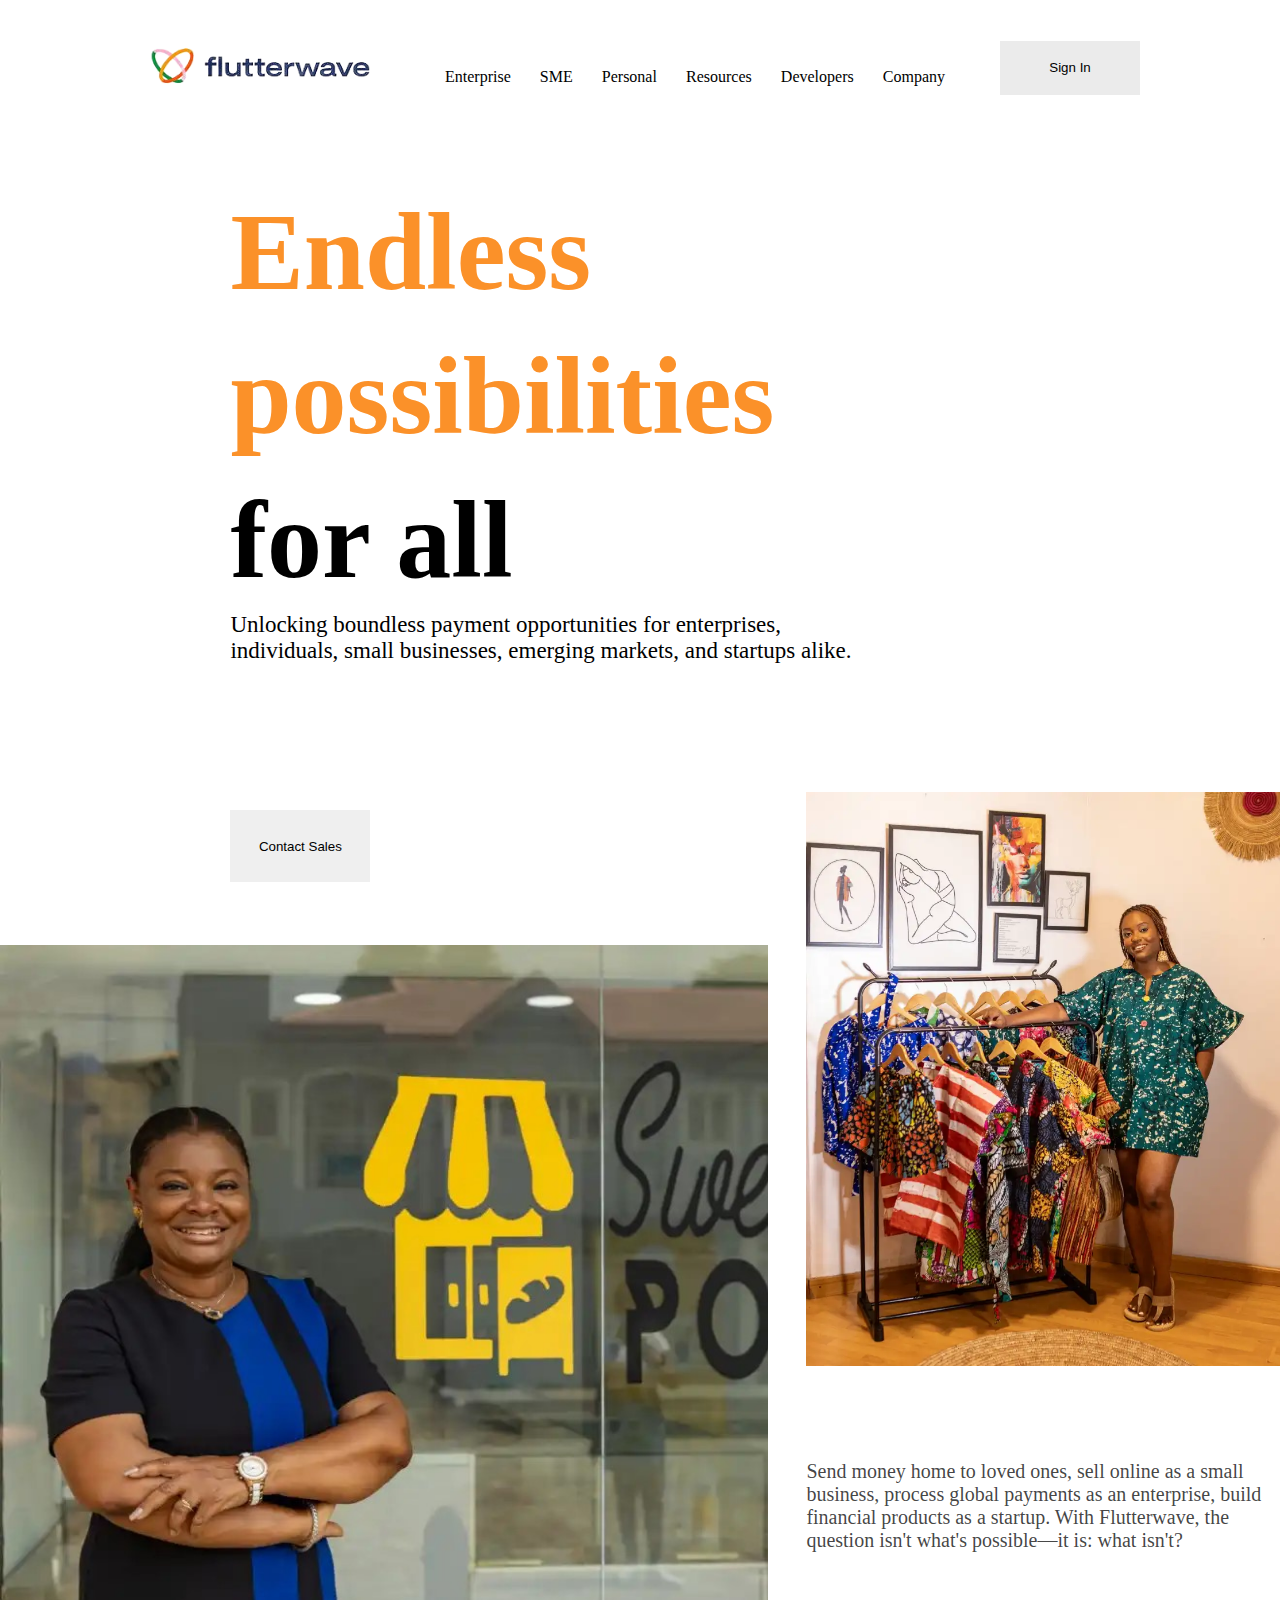
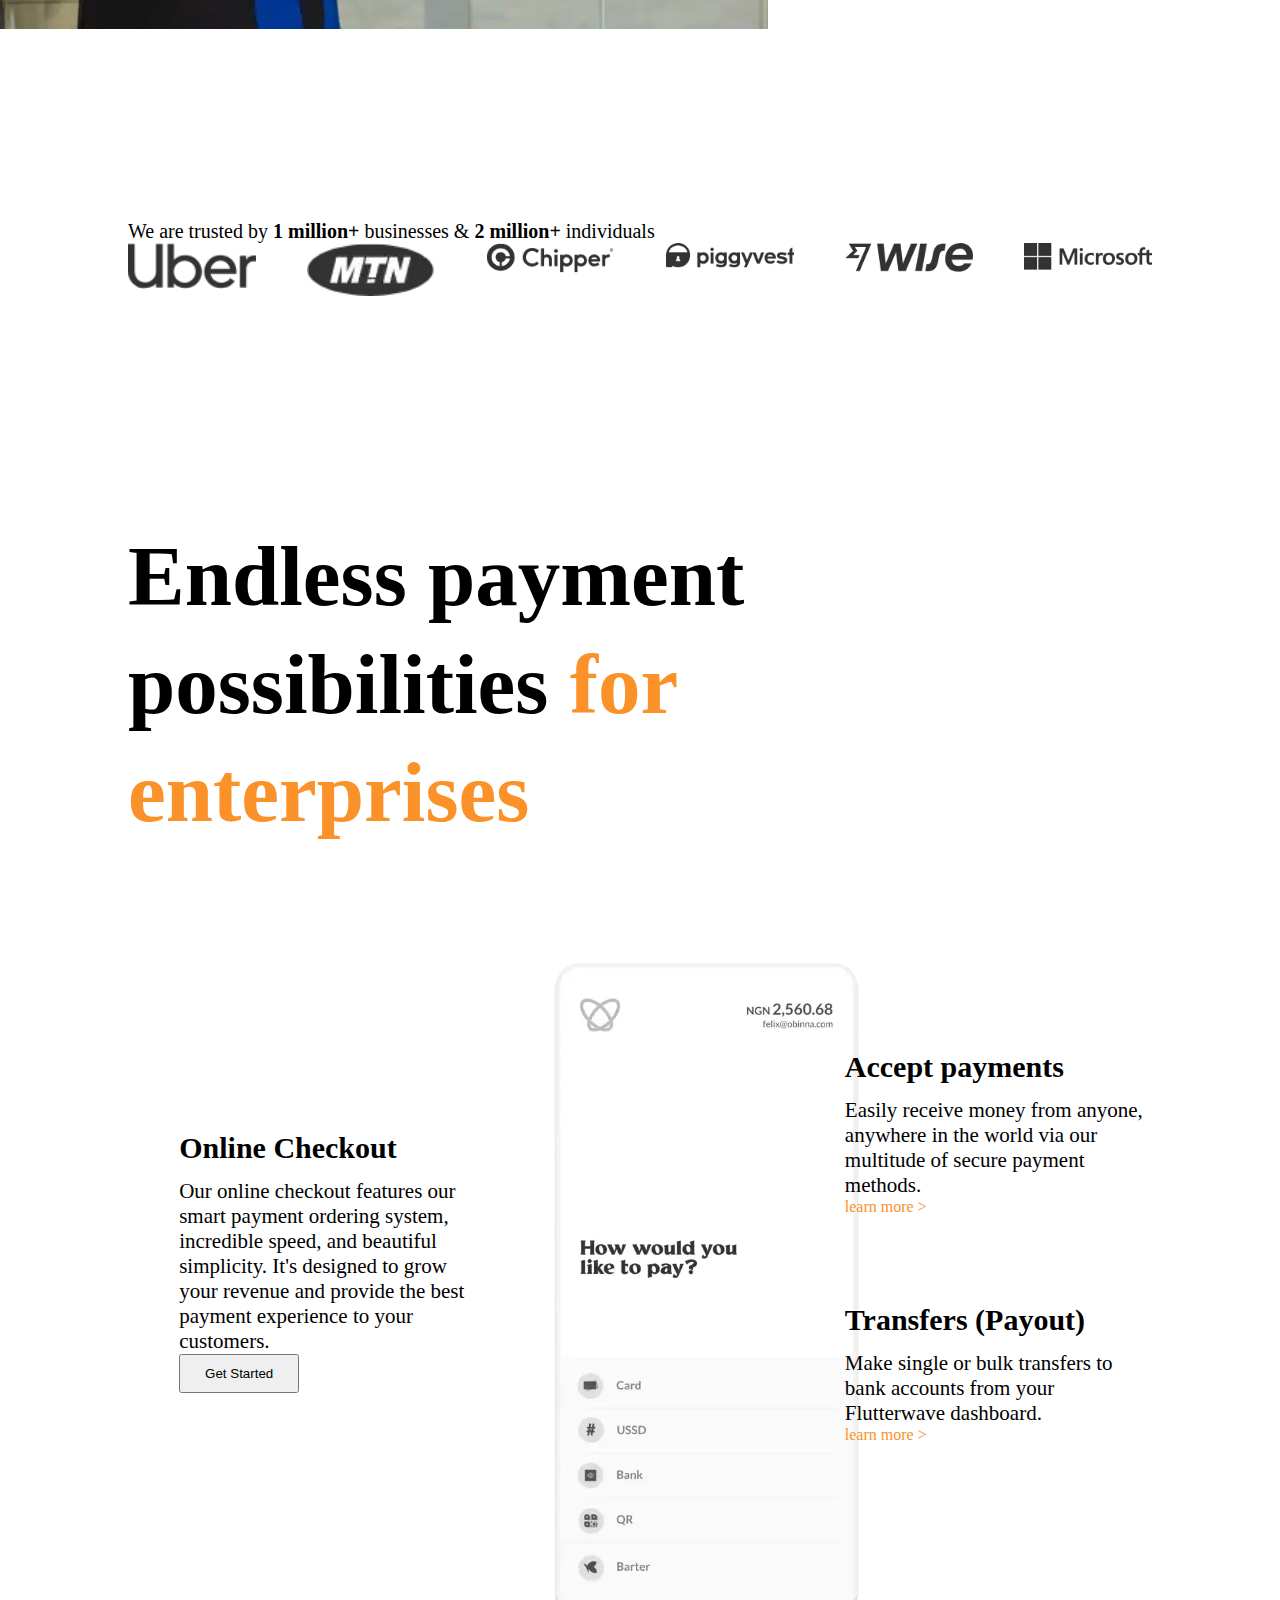
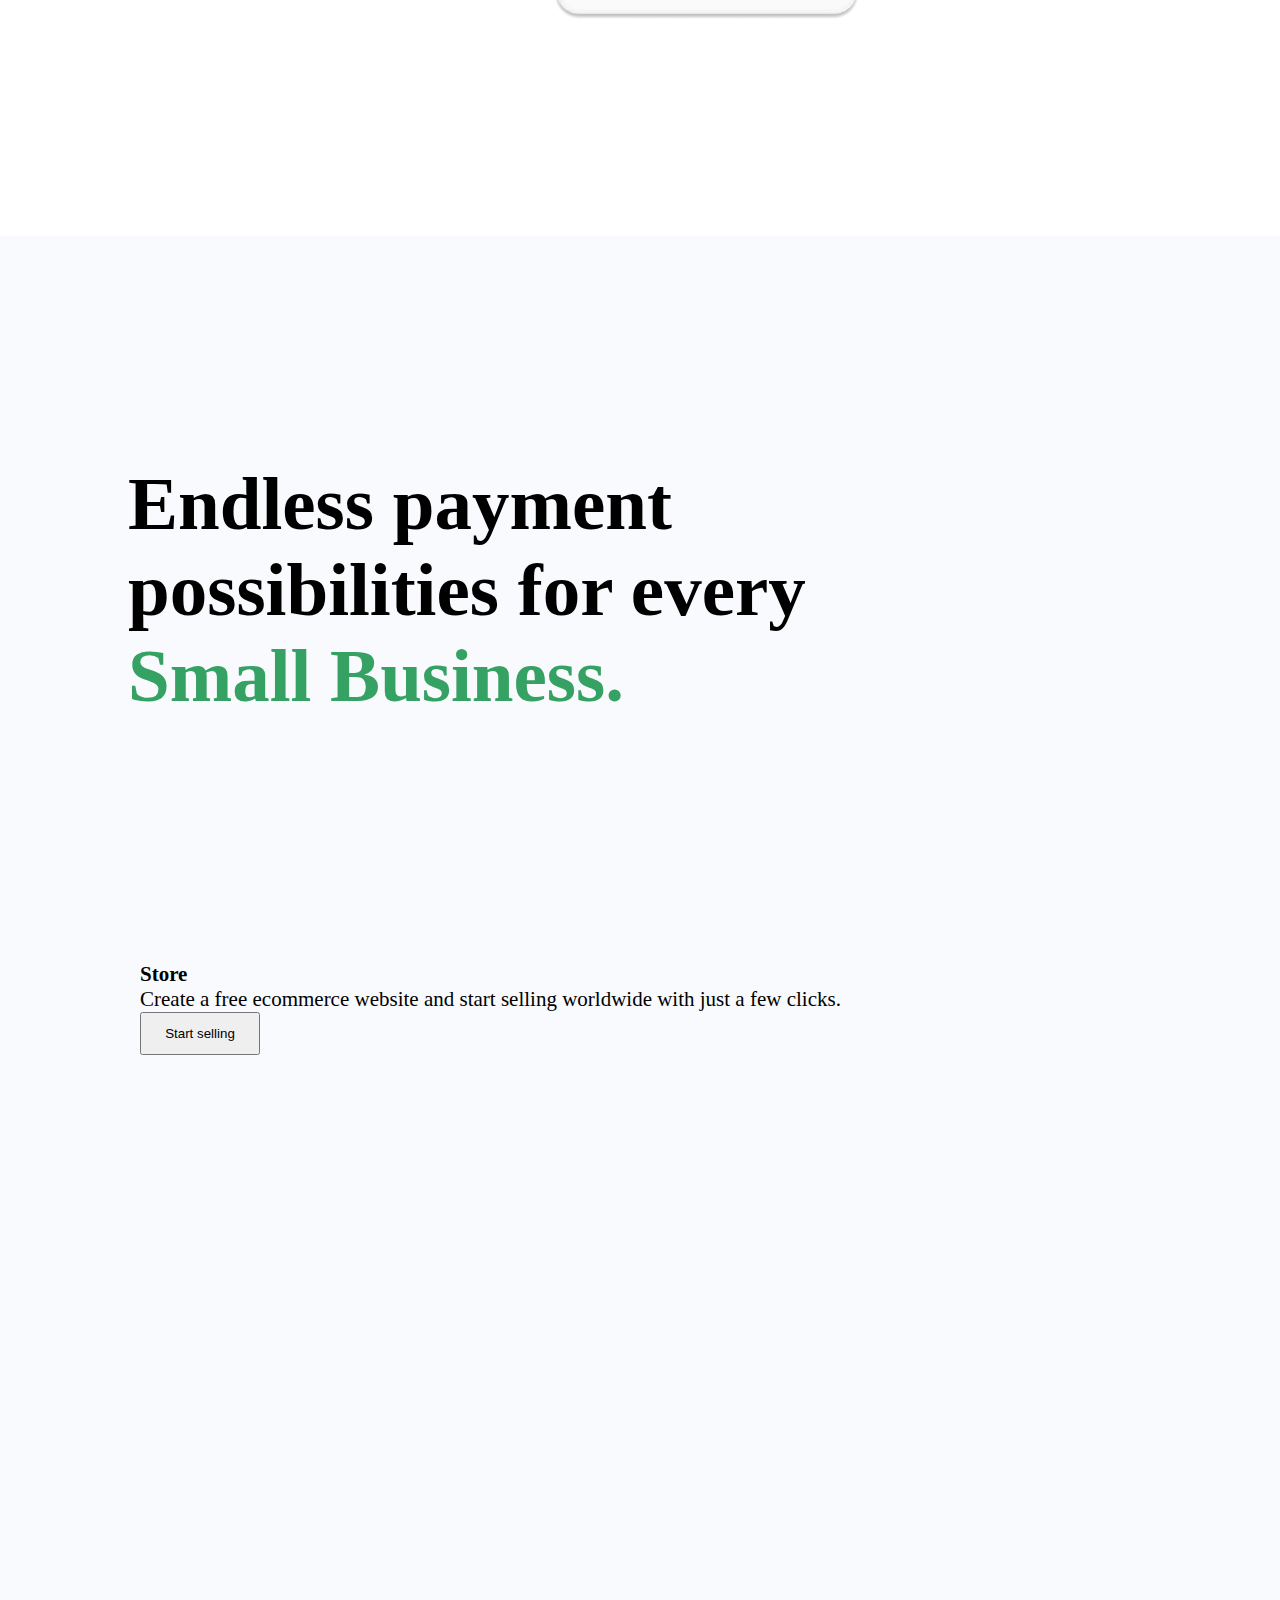
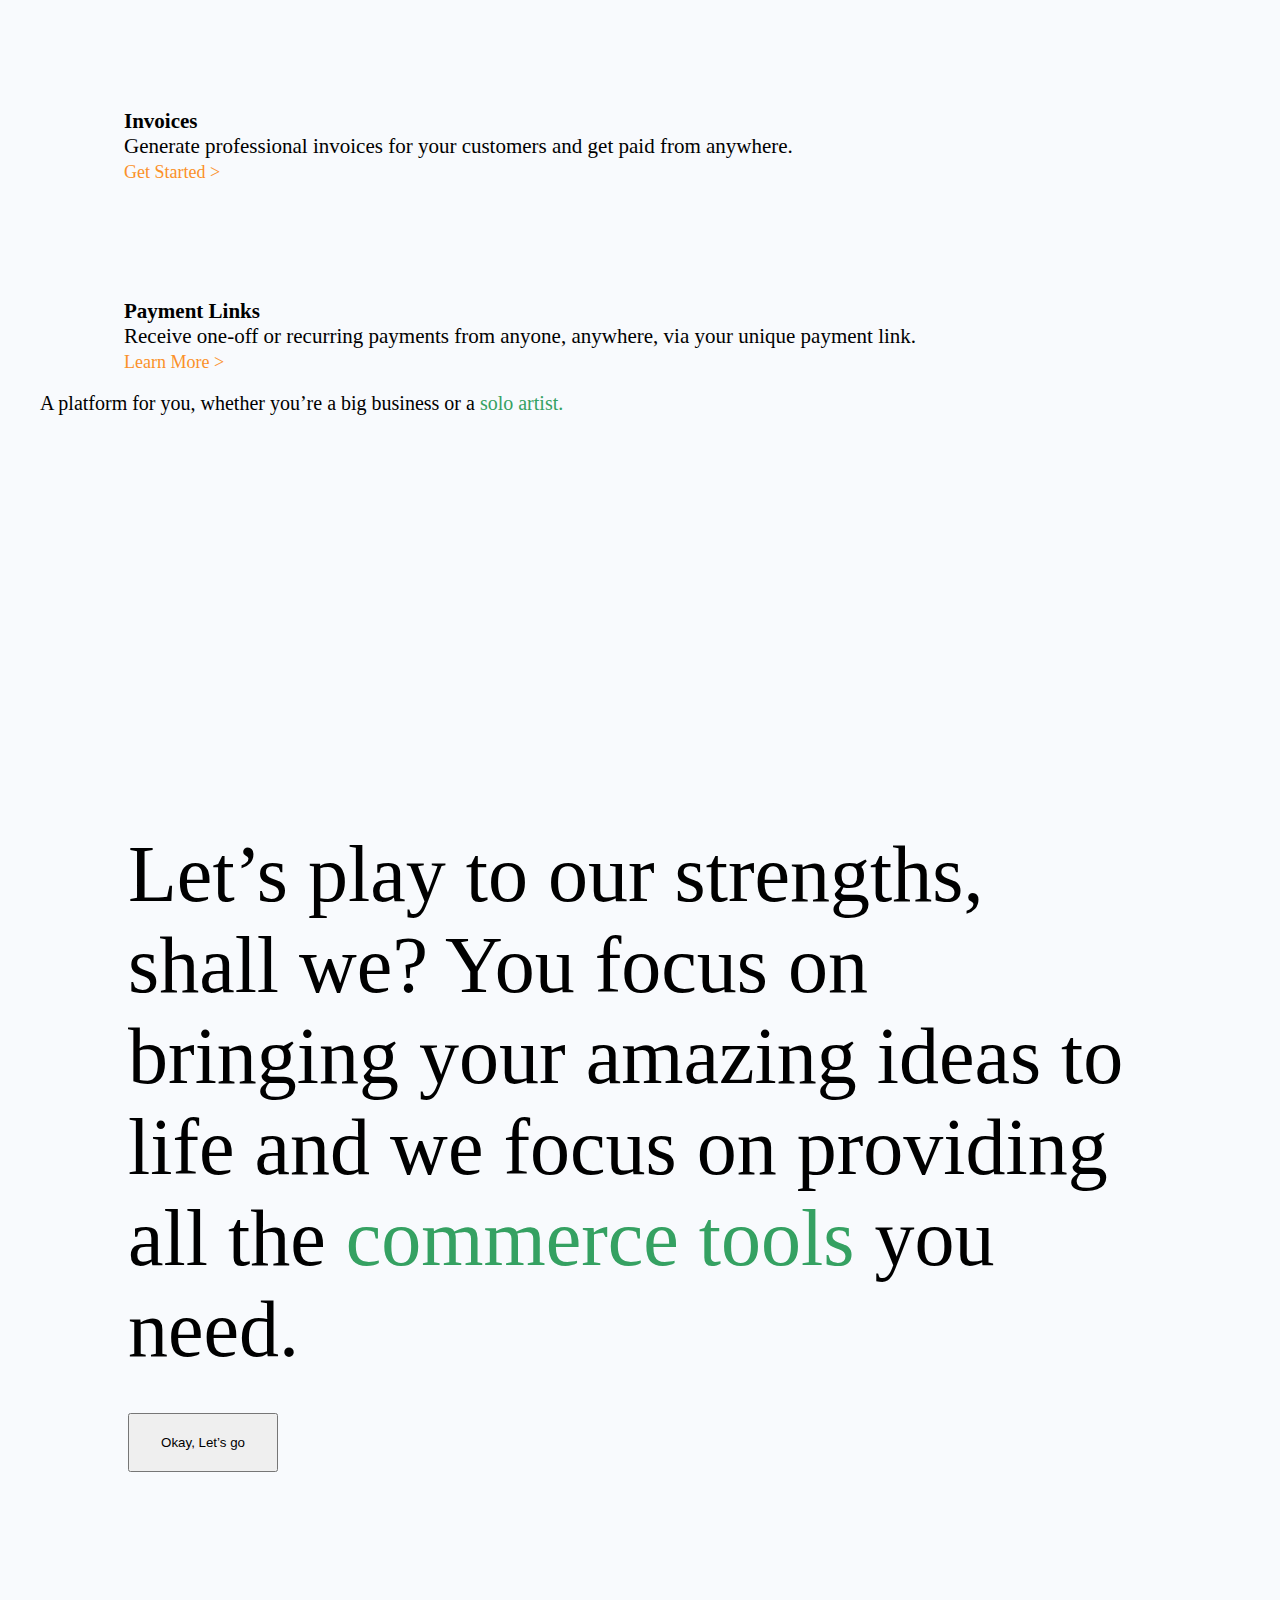
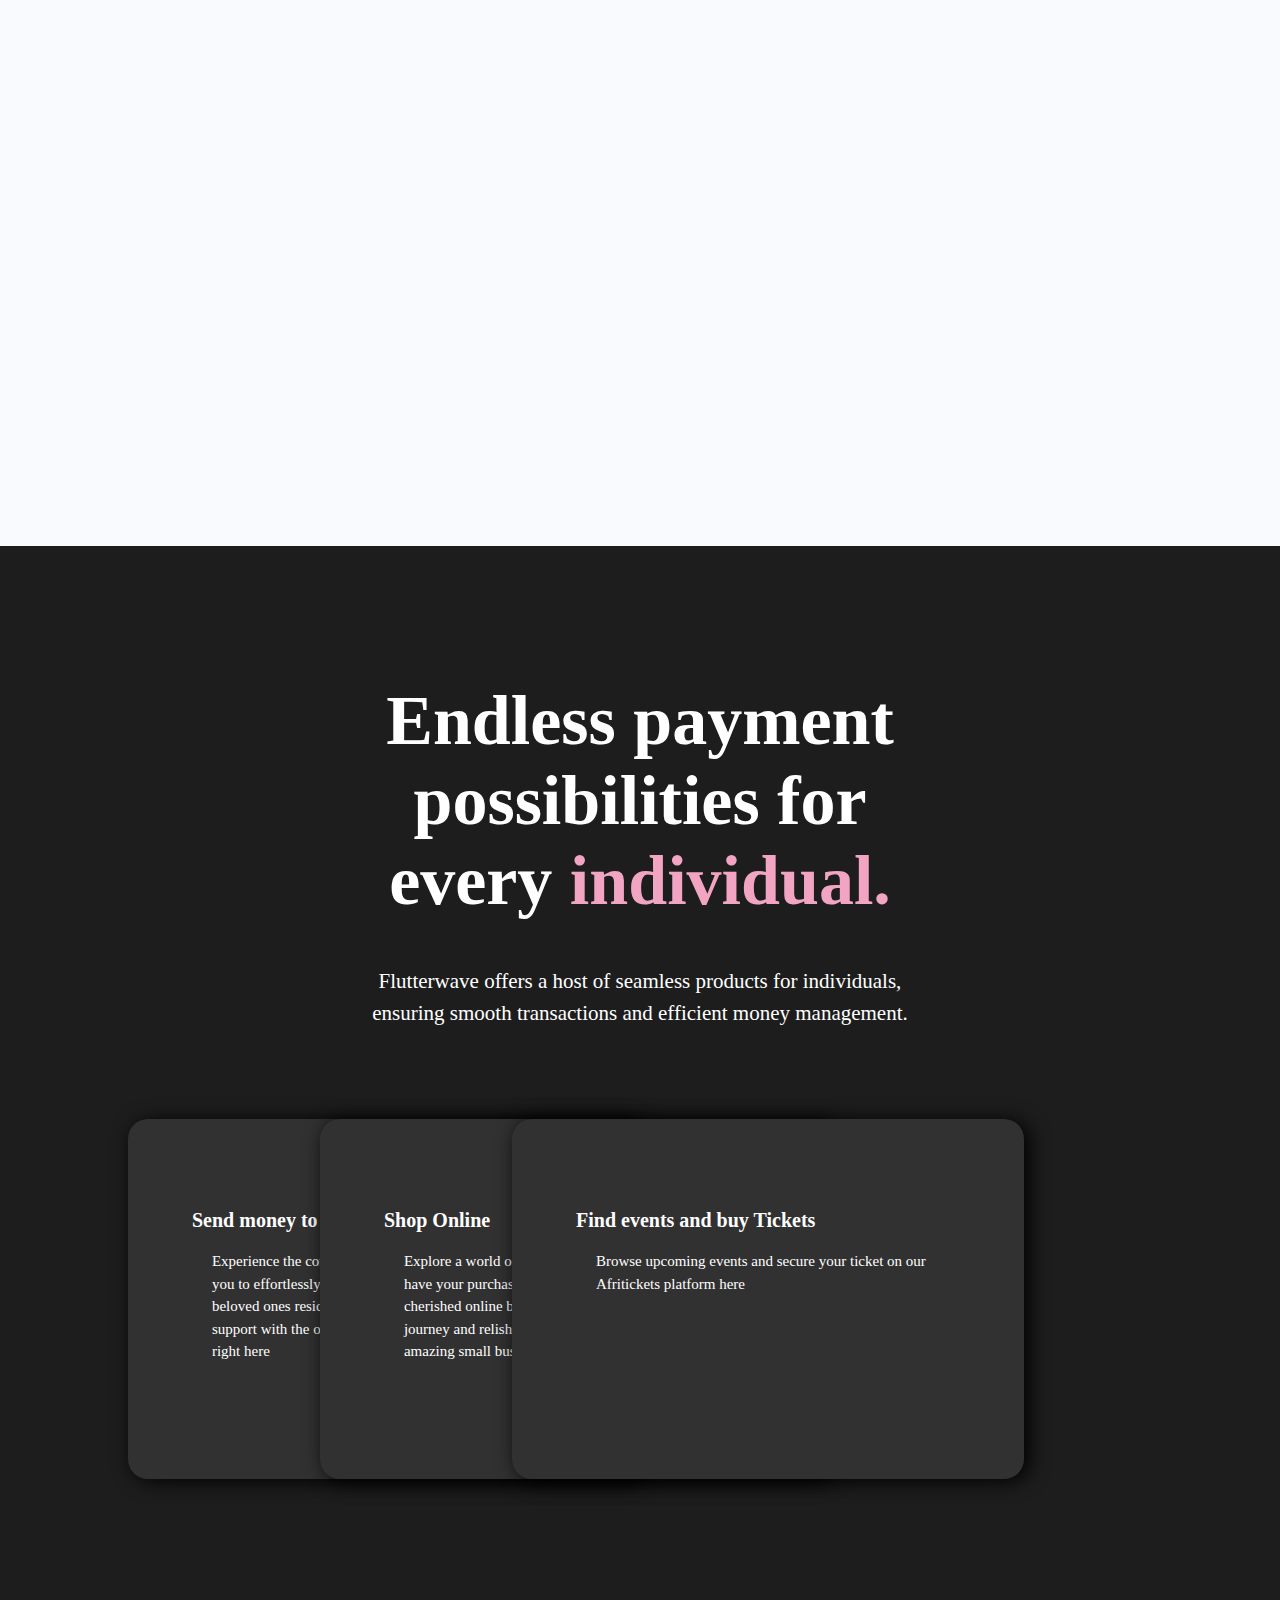
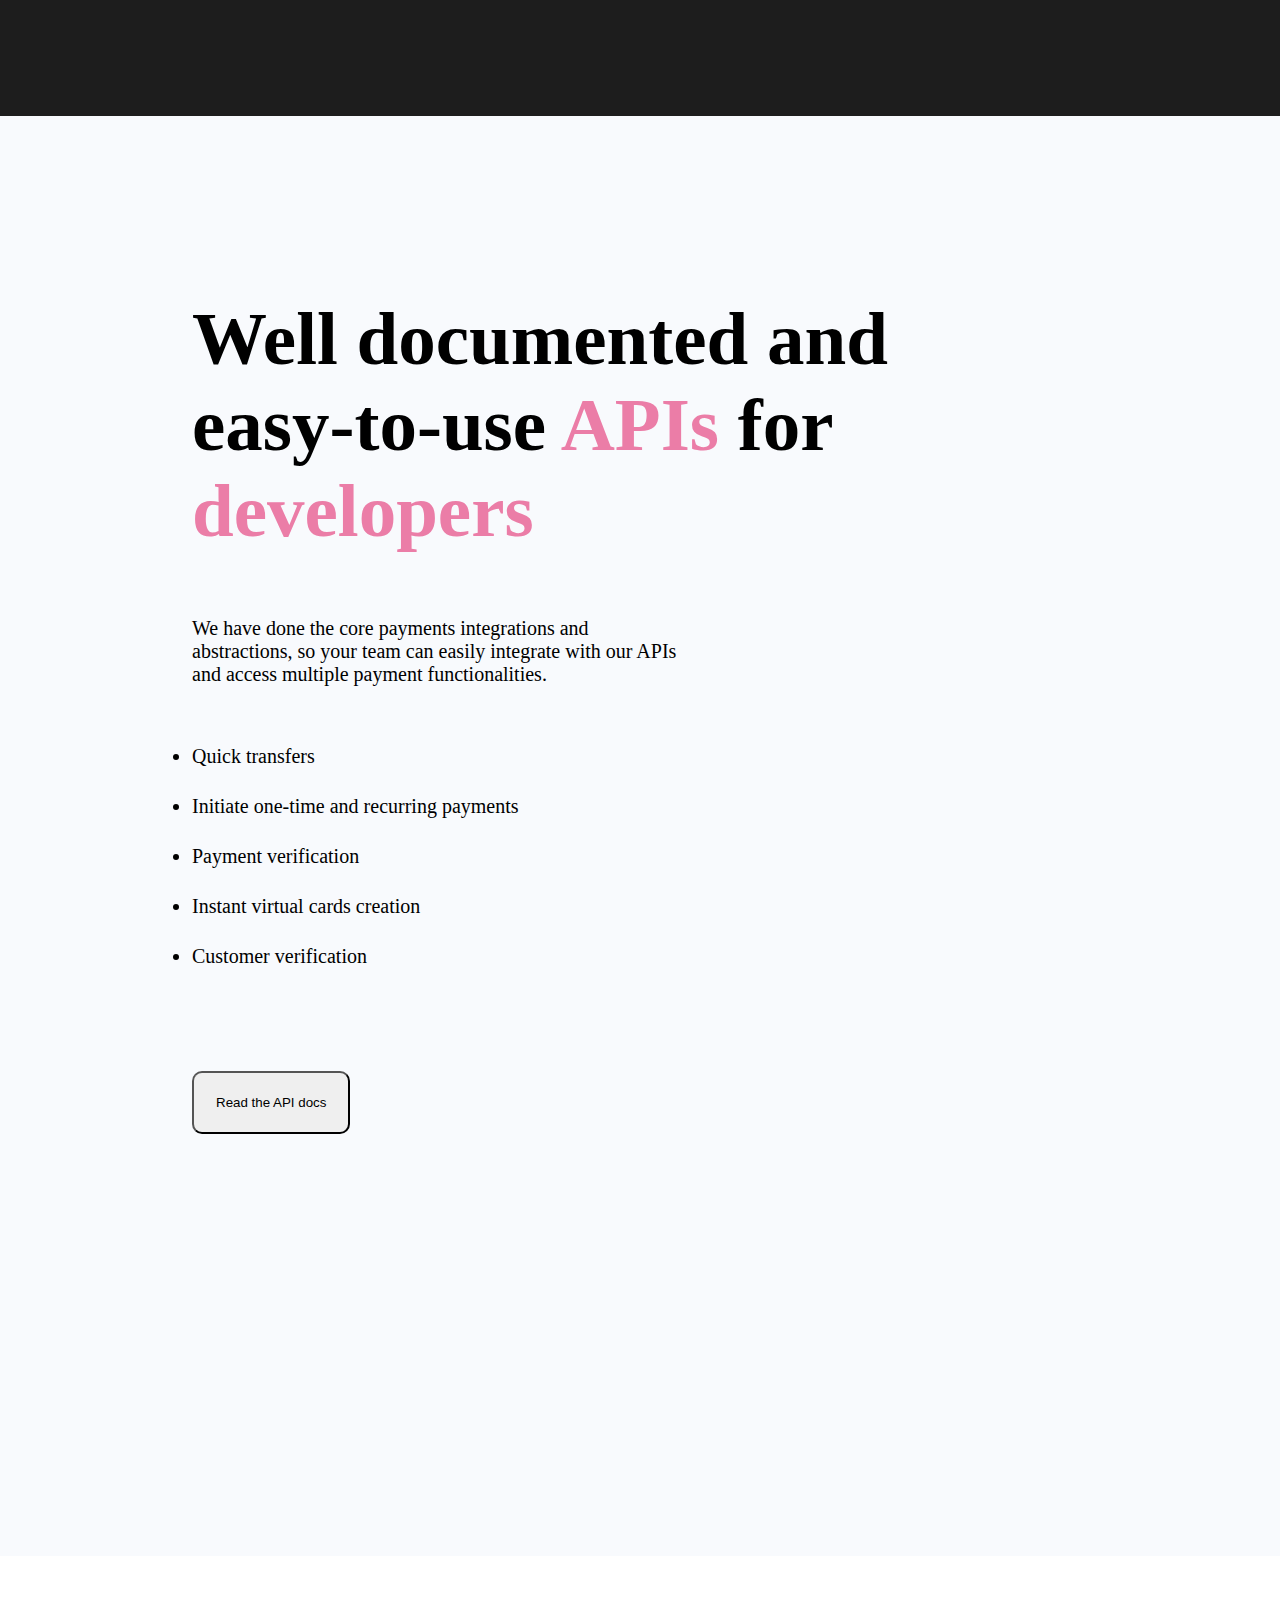
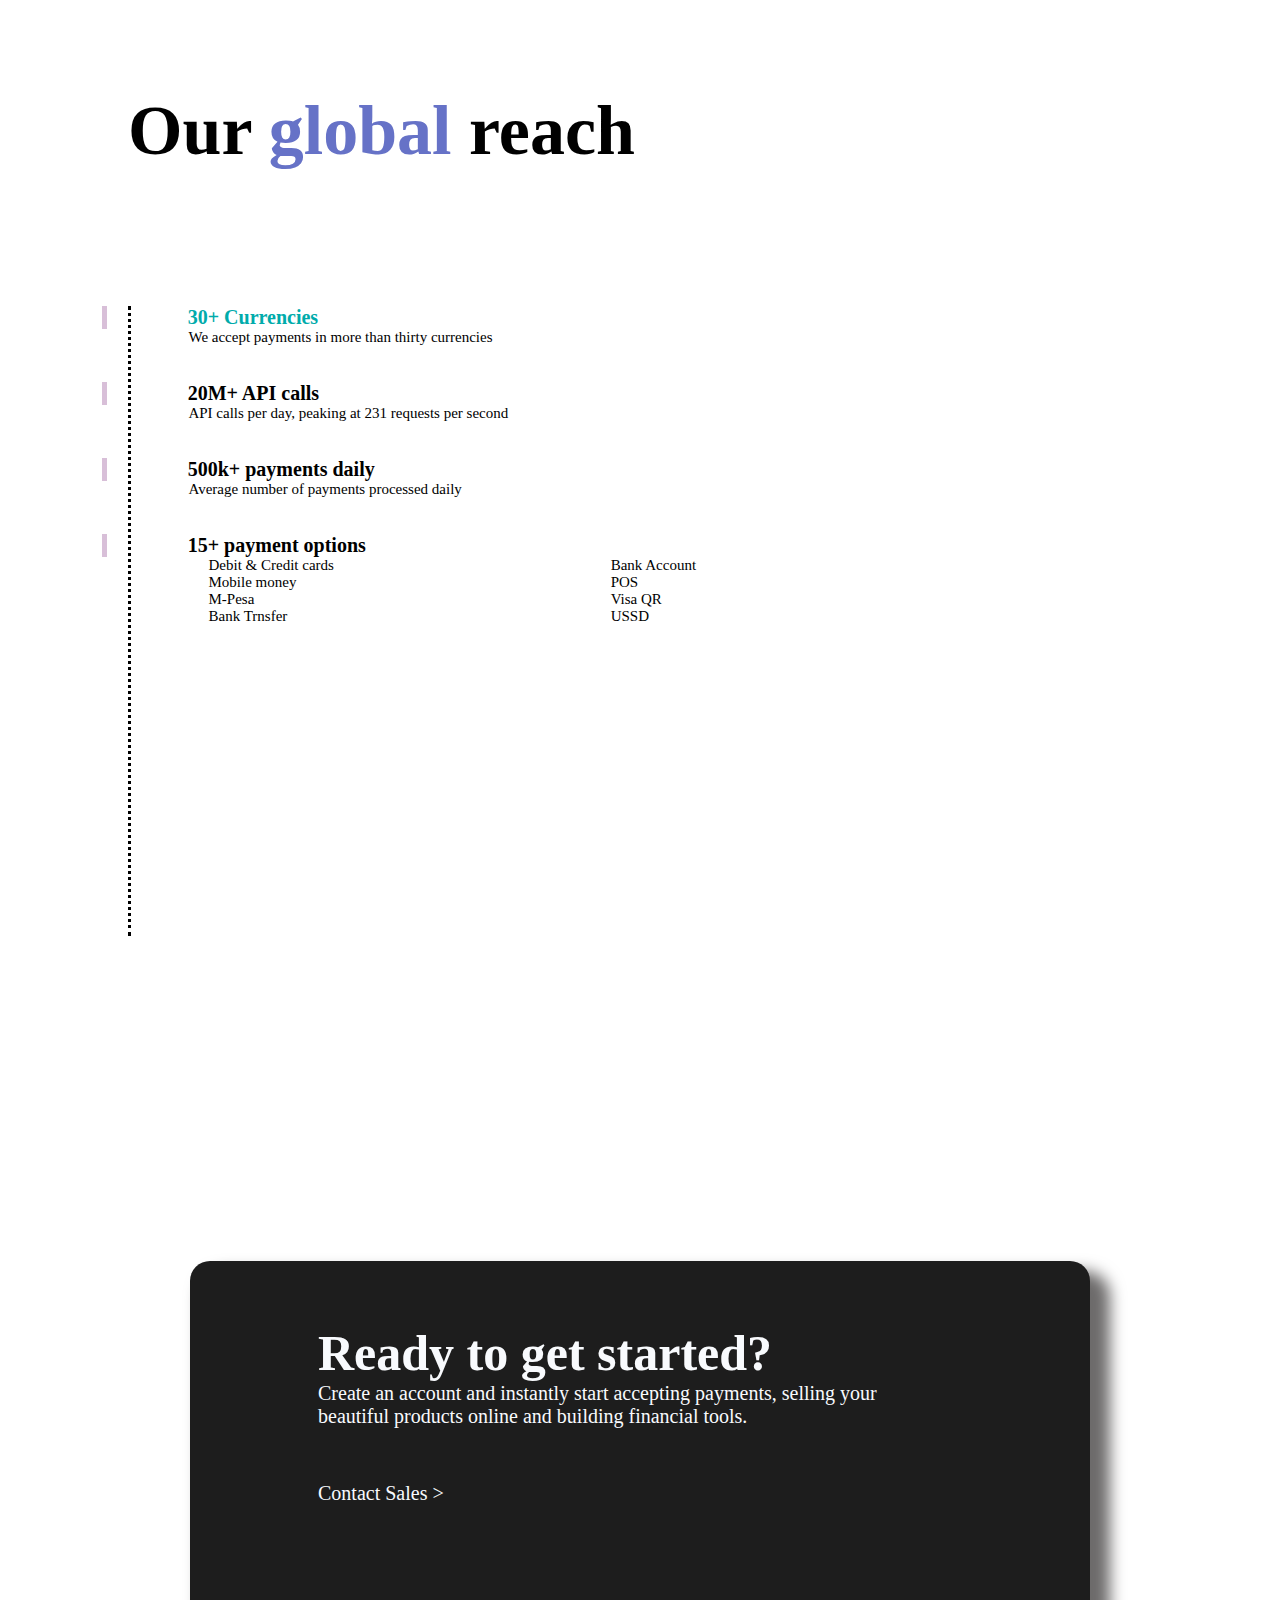
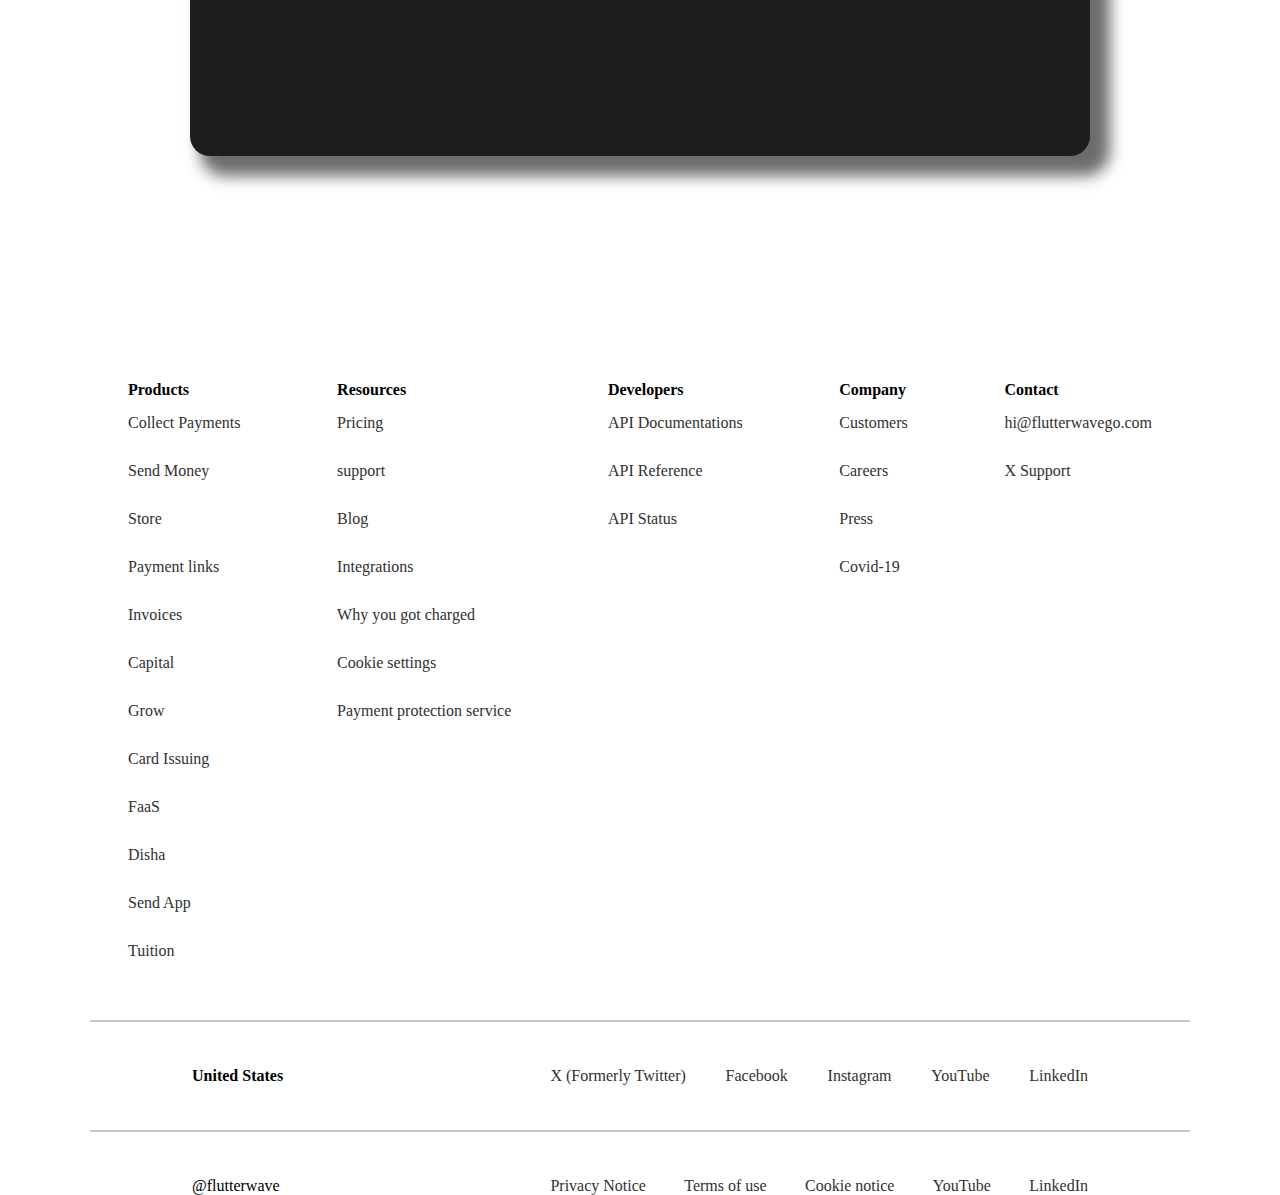
<file: index.html>
<!DOCTYPE html>
<html lang="en">
<head>
    <meta charset="UTF-8">
    <meta name="viewport" content="width=device-width, initial-scale=1.0">
    <title>Flutterwave</title>
    <link href="https://cdn.jsdelivr.net/npm/bootstrap@5.3.2/dist/css/bootstrap.min.css" rel="stylesheet" integrity="sha384-T3c6CoIi6uLrA9TneNEoa7RxnatzjcDSCmG1MXxSR1GAsXEV/Dwwykc2MPK8M2HN" crossorigin="anonymous">
    <link rel="stylesheet" href="https://cdnjs.cloudflare.com/ajax/libs/font-awesome/6.5.1/css/all.min.css" integrity="sha512-DTOQO9RWCH3ppGqcWaEA1BIZOC6xxalwEsw9c2QQeAIftl+Vegovlnee1c9QX4TctnWMn13TZye+giMm8e2LwA==" crossorigin="anonymous" referrerpolicy="no-referrer" />
    <link rel="stylesheet" href="./index.css">
</head>
<body>
    <!-- HTML for header -->
    <header>
        <nav>
                <a href="./index.html"><img src="./Images/flutterwave-removebg-preview.png" alt="FLUTTERWAVE"></a>
            <div>
                <ul>
                    <li><a href="#">Enterprise</a>
                       <div id="tough">
                           <div>
                             <section><p>Payment Solution</p></section>
                             <section><p>Grow your business</p></section>
                           </div>
                           <div>
                              <section>
                                 <a href="#"><h6>Accept Online Payments</h6></a>
                                 <p>Easily receive online payments from around the world in different currencies.</p>
                              </section>
                              <section>
                                 <a href="./payout.html"><h6>Payout and Transfers</h6></a>
                                 <p>Experience effortless cross-border payouts and transfers in various currencies worldwide.</p>
                              </section>
                              <section>
                                 <a href="./swap.html"><h6>Swap</h6></a>
                                 <p>Swap your Naira for Dollars, Euros and Pounds</p>
                              </section>
                              <section>
                                 <a href="#"><h6>POS Systems</h6></a>
                                 <p>Point of Sale devices with multiple payment methods to grow your physical business.</p>
                              </section>
                              <section>
                                 <a href="./checkout.html"><h6>Checkout Demo</h6></a>
                                 <p>Experience checkout yourself.</p>
                              </section>
                           </div>
                       </div>
                    </li>
                    <li><a href="#">SME</a>
                        <div id="toughdropdown">
                            <div>
                                <section><p>Sell to anyone anywhere</p></section>
                                <section><p>Grow your business</p></section>
                            </div>
                            <div>
                                <section>
                                    <a href="#"><h6>Online Checkout</h6></a>
                                    <p>Add our checkout to your Shopify, WordPress, WooCommerce, Joomla and PrestaShop stores.</p>
                                </section>
                                <section>
                                    <a href="./swap.html"><h6>Swap</h6></a>
                                    <p>Swap your Naira for Dollars, Euros and Pounds</p>
                                </section>
                                <section>
                                    <a href="#"><h6>Payment links</h6></a>
                                    <p>Accept payments without writing code.</p>
                                </section>
                                <section>
                                    <a href="#"><h6>Invoices</h6></a>
                                    <p>Create and issue professional invoices for global payments.</p>
                                </section>
                                <section>
                                    <a href="#"><h6>POS Systems</h6></a>
                                    <p>Point of Sale devices with multiple payment methods to grow your physical business.</p>
                                </section>
                                <section>
                                    <a href="#"><h6>Disha for creators</h6></a>
                                    <p>Effortlessly create a free single-page website, sell products globally, no coding required.</p>
                                </section>
                                <section>
                                    <a href="#"><h6>Build your online Store</h6></a>
                                    <p>Create a free online store that helps you find customers, and accept payments globally.</p>
                                </section>
                                <section>
                                    <a href="#"><h6>Afritickets</h6></a>
                                    <p>Experience the integrated offering of lifestyle, business, event, and travel management services.</p>
                                </section>
                            </div>
                        </div>
                    </li>
                    <li><a href="#">Personal</a>
                        <div>
                            <section>
                                <a href="#"><h6>Send app</h6></a>
                                <p>Safely, quickly and conveniently send money to the people who matter most to you.</p>
                            </section>
                            <section>
                                <a href="#"><h6>Market</h6></a>
                                <p>Discover, shop and get your items delivered to you from your favourite online businesses.
                                </p>
                            </section>
                            <section>
                                <a href="./swap.html"><h6>Swap</h6></a>
                                <p>Swap your Naira for Dollars, Euros and Pounds</p>
                            </section>
                            <section>
                                <a href="#"><h6>Buy Events Ticket</h6></a>
                                <p>Conveniently find events you love and buy your tickets.</p>
                            </section>
                            <section>
                                <a href="#"><h6>Tuition</h6></a>
                                <p>Quick and easy tuition fee payments to African and international schools.</p>
                            </section>
                            <section>
                                <p><i class="fa-solid fa-qrcode"></i> Scan to download Send App Mobile</p>
                            </section>
                        </div>
                    </li>
                    <li><a href="#">Resources</a>
                        <div>
                            <ul>
                                <a href="./pricing.html"><li>Pricing</li></a>
                                <a href="#"><li>Blog</li></a>
                                <a href="#"><li>Customer case studies</li></a>
                                <a href="#"><li>Integrations</li></a>
                            </ul>
                        </div>
                    </li>
                    <li><a href="#">Developers</a>
                        <div>
                            <ul>
                                <a href="#"><li>API Documentations</li></a>
                                <a href="#"><li>API Reference</li></a>
                                <a href="#"><li>API Status</li></a>
                            </ul>
                        </div>
                    </li>
                    <li><a href="#">Company</a>
                        <div>
                            <ul>
                                <a href="#"><li>Careers</li></a>
                                <a href="#"><li>Press</li></a>
                            </ul>
                        </div>
                    </li>
                </ul>
            </div>
            <button type="button" class="btn btn-secondary" id="button1">Sign In</button>
            <div id="bars"></div>
        </nav>
    </header>
    <!-- HTML for section1 -->
    <div id="section1">
        <h1>Endless possibilities <span>for all</span></h1>
        <p>Unlocking boundless payment opportunities for enterprises, individuals, small businesses, emerging markets, and startups alike.</p>
    </div>
    <button type="button" class="btn btn-dark" id="button2">Contact Sales</button>
    <!-- HTML for section2 -->
    <div id="section2">
        <div>
            <img src="../Images/flutterwave2.jpg" alt="">
            <p>Send money home to loved ones, sell online as a small business, process global payments as an enterprise, build financial products as a startup. With Flutterwave, the question isn't what's possible—it is: what isn't?</p>
        </div>
         <div>
            <img src="../Images/flutterwave1.webp" alt="">
            <p>Send money home to loved ones, sell online as a small business, process global payments as an enterprise, build financial products as a startup. With Flutterwave, the question isn't what's possible—it is: what isn't?</p>
         </div>
    </div>
    <div id="section2o2">
        <p>We are trusted by <strong>1 million+</strong> businesses & <strong>2 million+</strong> individuals</p>
        <div>
            <div id="img"></div>
            <div id="img"></div>
            <div id="img"></div>
            <div id="img"></div>
            <div id="img"></div>
            <div id="img"></div>
        </div>
    </div>
    <div id="section3o2">
        <h1><span>Endless payment possibilities</span> for enterprises</h1>
        <div id="section4o2">
            <div> 
                <h1>Online Checkout</h1>
                <p>Our online checkout features our smart payment ordering system, incredible speed, and beautiful simplicity. It's designed to grow your revenue and provide the best payment experience to your customers.</p>
                <button type="button" class="btn btn-dark">Get Started</button>
            </div>
            <div></div>
            <div>
                <h1>Accept payments</h1>
                <p>Easily receive money from anyone, anywhere in the world via our multitude of secure payment methods.</p>
                <span>learn more ></span>
                <h1>Transfers (Payout)</h1>
                <p>Make single or bulk transfers to bank accounts from your Flutterwave dashboard.</p>
                <span>learn more ></span>
            </div>
        </div>
    </div>
    <!-- HTML for section3 -->
   <div class="container-fluid" id="section3">
      <h1 id="paragraph1">Endless payment possibilities for every <span>Small Business.</span></h1>
      <div class="row" id="section1o3">
        <div class="col-5">
            <strong>Store</strong>
            <p>Create a free ecommerce website and start selling worldwide with just a few clicks.</p>
            <button type="button" class="btn btn-dark">Start selling</button>
        </div>
        <div class="col-7"></div>
      </div>
      <div class="row" id="section2o3">
         <div class="col-6"></div>
         <div class="col-5">
            <h4><strong>Invoices</strong></h4>
            <p>Generate professional invoices for your customers and get paid from anywhere.</p>
            <span>Get Started ></span><br><br>
            <h4><strong>Payment Links</strong></h4>
            <p>Receive one-off or recurring payments from anyone, anywhere, via your unique payment link.</p>
            <span>Learn More ></span>
         </div>
         <p id="section3o3">A platform for you, whether you’re a big business or a <span>solo artist.</span>
         </p>
     </div>
     <div id="section4o3">
         <p>Let’s play to our strengths, shall we? You focus on bringing your amazing ideas to life and we focus on providing all the <span>commerce tools </span>you need.</p>
         <button type="button" class="btn btn-dark">Okay, Let’s go</button>
     </div>
   </div>
   <div id="section3b">
    <h1 id="paragraph1">Endless payment possibilities for every <span>Small Business.</span></h1>
      <div class="container-fluid" id="section1o3b">
        <div>
            <strong>Store</strong>
            <p>Create a free ecommerce website and start selling worldwide with just a few clicks.</p>
            <button type="button" class="btn btn-dark">Start selling</button>
        </div>
        <div></div>
      </div>
      <div id="section2o3b">
        <div>
            <h4><strong>Invoices</strong></h4>
            <p>Generate professional invoices for your customers and get paid from anywhere.</p>
            <span>Get Started ></span><br><br>
            <h4><strong>Payment Links</strong></h4>
            <p>Receive one-off or recurring payments from anyone, anywhere, via your unique payment link.</p>
            <span>Learn More ></span> 
        </div>
        <div></div>
        <p id="section3o3b">A platform for you, whether you’re a big business or a <span>solo artist.</span>
        </p>
        <div id="section4o3b">
            <p>Let’s play to our strengths, shall we? You focus on bringing your amazing ideas to life and we focus on providing all the <span>commerce tools</span> you need.</p>
            <button type="button" class="btn btn-dark">Okay, Let’s go</button>
        </div>
      </div>
   </div>
   <!-- HTML FOR SECTION4 -->
   <div id="section4">
       <h1>Endless payment possibilities for every <span>individual.</span></h1>
       <p>Flutterwave offers a host of seamless products for individuals, ensuring smooth transactions and efficient money management.</p>
       <div id="section1o4">
        <div id="box1">
            <h1>Send money to loved ones</h1>
            <p>Experience the convenience and security of Send, enabling you to effortlessly and securely transfer funds to your beloved ones residing overseas. Begin sharing financial support with the ones who hold significance in your life right here</p>
        </div>
        <div id="box2">
            <h1>Shop Online</h1>
            <p>Explore a world of possibilities as you Discover, Shop, and have your purchases conveniently delivered from your cherished online businesses. Embark on a secure shopping journey and relish the joy of acquiring great items from amazing small businesses, right here</p>
        </div>
        <div id="box3">
            <h1>Find events and buy Tickets</h1>
            <p>Browse upcoming events and secure your ticket on our Afritickets platform here</p>
        </div>
       </div>
       <div id="section1o4b">
        <div id="box1b">
            <h1>Send money to loved ones</h1>
            <p>Experience the convenience and security of Send, enabling you to effortlessly and securely transfer funds to your beloved ones residing overseas. Begin sharing financial support with the ones who hold significance in your life right here</p>
        </div>
        <div id="box2b">
            <h1>Shop Online</h1>
            <p>Explore a world of possibilities as you Discover, Shop, and have your purchases conveniently delivered from your cherished online businesses. Embark on a secure shopping journey and relish the joy of acquiring great items from amazing small businesses, right here</p>
        </div>
        <div id="box3b">
            <h1>Find events and buy Tickets</h1>
            <p>Browse upcoming events and secure your ticket on our Afritickets platform here</p>
        </div>
       </div>
   </div>
   <!-- HTML for section5 -->
   <div id="section5">
        <h1>Well documented and easy-to-use <span>APIs</span> for <span>developers</span></h1>
        <p>We have done the core payments integrations and abstractions, so your team can easily integrate with our APIs and access multiple payment functionalities.</p>
        <ul>
            <li>Quick transfers</li>
            <li> Initiate one-time and recurring payments</li>
            <li>Payment verification</li>
            <li>Instant virtual cards creation</li>
            <li>Customer verification</li>
        </ul>
        <button type="button" class="btn btn-dark">Read the API docs</button>
   </div>
   <!-- HTML for section6 -->
   <div id="section6">
      <h1>Our <span>global</span> reach</h1>
      <div class="row" id="section1o6">
         <div class="col-5">
                <h1><a href="">30+ Currencies</a></h1>
                <p>We accept payments in more than thirty currencies</p>
                <br><br>
                <h1>20M+ API calls</h1>
                <p>API calls per day, peaking at 231 requests per second</p>
                <br><br>
                <h1>500k+ payments daily</h1>
                <p>Average number of payments processed daily</p>
                <br><br>
                <h1>15+ payment options</h1>
                <div id="smally">
                    <div>
                      <p>Debit & Credit cards</p>
                      <p>Mobile money</p>
                      <p>M-Pesa</p>
                      <p>Bank Trnsfer</p>
                    </div>
                    <div>
                      <p>Bank Account</p>
                      <p>POS</p>
                      <p>Visa QR</p>
                      <p>USSD</p>
                    </div>
                </div>
         </div>
         <div class="col-7" id="earth"></div>
      </div>
        <div id="section1o6b">
               <h1><a href="">30+ Currencies</a></h1>
               <p>We accept payments in more than thirty currencies</p>
               <br><br>
               <h1>20M+ API calls</h1>
               <p>API calls per day, peaking at 231 requests per second</p>
               <br><br>
               <h1>500k+ payments daily</h1>
               <p>Average number of payments processed daily</p>
               <br><br>
               <h1>15+ payment options</h1>
               <div id="smally">
                   <div>
                     <p>Debit & Credit cards</p>
                     <p>Mobile money</p>
                     <p>M-Pesa</p>
                     <p>Bank Trnsfer</p>
                   </div>
                   <div>
                     <p>Bank Account</p>
                     <p>POS</p>
                     <p>Visa QR</p>
                     <p>USSD</p>
                   </div>
               </div>
        </div>
        <div id="earthb"></div>
     </div>
     <div id="section2o6">
        <h1>Ready to get started?</h1>
        <p>Create an account and instantly start accepting payments, selling your beautiful products online and building financial tools.</p><br><br><br>
        <p>Contact Sales ></p>
    </div>
     <!-- HTML for footer -->
     <footer>
        <div id="footer">
            <div>
                <p><strong>Products</strong></p>
                <ul>
                    <li><a href="">Collect Payments</a></li>
                    <li><a href="">Send Money</a></li>
                    <li><a href="">Store</a></li>
                    <li><a href="">Payment links</a></li>
                    <li><a href="">Invoices</a></li>
                    <li><a href="">Capital</a></li>
                    <li><a href="">Grow</a></li>
                    <li><a href="">Card Issuing</a></li>
                    <li><a href="">FaaS</a></li>
                    <li><a href="">Disha</a></li>
                    <li><a href="">Send App</a></li>
                    <li><a href="">Tuition</a></li>
                </ul>
            </div>
            <div>
                <p><strong>Resources</strong></p>
                <ul>
                    <li><a href="">Pricing</a></li>
                    <li><a href="">support</a></li>
                    <li><a href="">Blog</a></li>
                    <li><a href="">Integrations</a></li>
                    <li><a href="">Why you got charged</a></li>
                    <li><a href="">Cookie settings</a></li>
                    <li><a href="">Payment protection service</a></li>
                </ul>
            </div>
            <div>
                <p><strong>Developers</strong></p>
                <ul>
                    <li><a href="">API Documentations</a></li>
                    <li><a href="">API Reference</a></li>
                    <li><a href="">API Status</a></li>
                </ul>
            </div>
            <div>
                <p><strong>Company</strong></p>
                <ul>
                    <li><a href="">Customers</a></li>
                    <li><a href="">Careers</a></li>
                    <li><a href="">Press</a></li>
                    <li><a href="">Covid-19</a></li>
                </ul>
            </div>
            <div>
                <p><strong>Contact</strong></p>
                <ul>
                    <li><a href="">hi@flutterwavego.com</a></li>
                    <li><a href="">X Support</a></li>
                </ul>
            </div>
        </div>
        <div id="line"></div>
        <div id="section2of">
            <div>
                <p><strong>United States</strong> <i class="fa-solid fa-angle-down"></i> </p>
            </div>
            <div>
                <ul>
                    <li><a href="">X (Formerly Twitter)</a></li>
                    <li><a href="">Facebook</a></li>
                    <li><a href="">Instagram</a></li>
                    <li><a href="">YouTube</a></li>
                    <li><a href="">LinkedIn</a></li>
                </ul>
            </div>
        </div>
        <div id="line"></div>
        <div id="section2of">
            <div>
                <p>@flutterwave</p>
            </div>
            <div>
                <ul>
                    <li><a href="">Privacy Notice</a></li>
                    <li><a href="">Terms of use</a></li>
                    <li><a href="">Cookie notice</a></li>
                    <li><a href="">YouTube</a></li>
                    <li><a href="">LinkedIn</a></li>
                </ul>
            </div>
        </div>
     </footer>
     <footer id="footerb">
        <div>
            <p><strong>Products</strong></p>
            <p><strong><i class="fa-solid fa-angle-down"></i></strong></p>
        </div>
        <div>
            <p><strong>Resources</strong></p>
            <p><strong><i class="fa-solid fa-angle-down"></i></strong></p>
        </div>
        <div>
            <p><strong>Developers</strong></p>
            <p><strong><i class="fa-solid fa-angle-down"></i></strong></p>
        </div>
        <div>
            <p><strong>Contacts</strong></p>
            <p><strong><i class="fa-solid fa-angle-down"></i></strong></p>
        </div>
        <div>
            <p><strong>Connects</strong></p>
            <p><strong><i class="fa-solid fa-angle-down"></i></strong></p>
        </div>
        <div>
            <p><strong>United States</strong> <i class="fa-solid fa-angle-down"></i> </p>
        </div>
        <div>
            <p><strong>Legal</strong></p>
            <p><strong><i class="fa-solid fa-angle-down"></i></strong></p>
        </div>
        <div>
            <p>@ Flutterwave</p>
        </div>
     </footer>
</body>
<script src="https://cdn.jsdelivr.net/npm/bootstrap@5.3.2/dist/js/bootstrap.bundle.min.js" integrity="sha384-C6RzsynM9kWDrMNeT87bh95OGNyZPhcTNXj1NW7RuBCsyN/o0jlpcV8Qyq46cDfL" crossorigin="anonymous"></script>
</html>
</file>
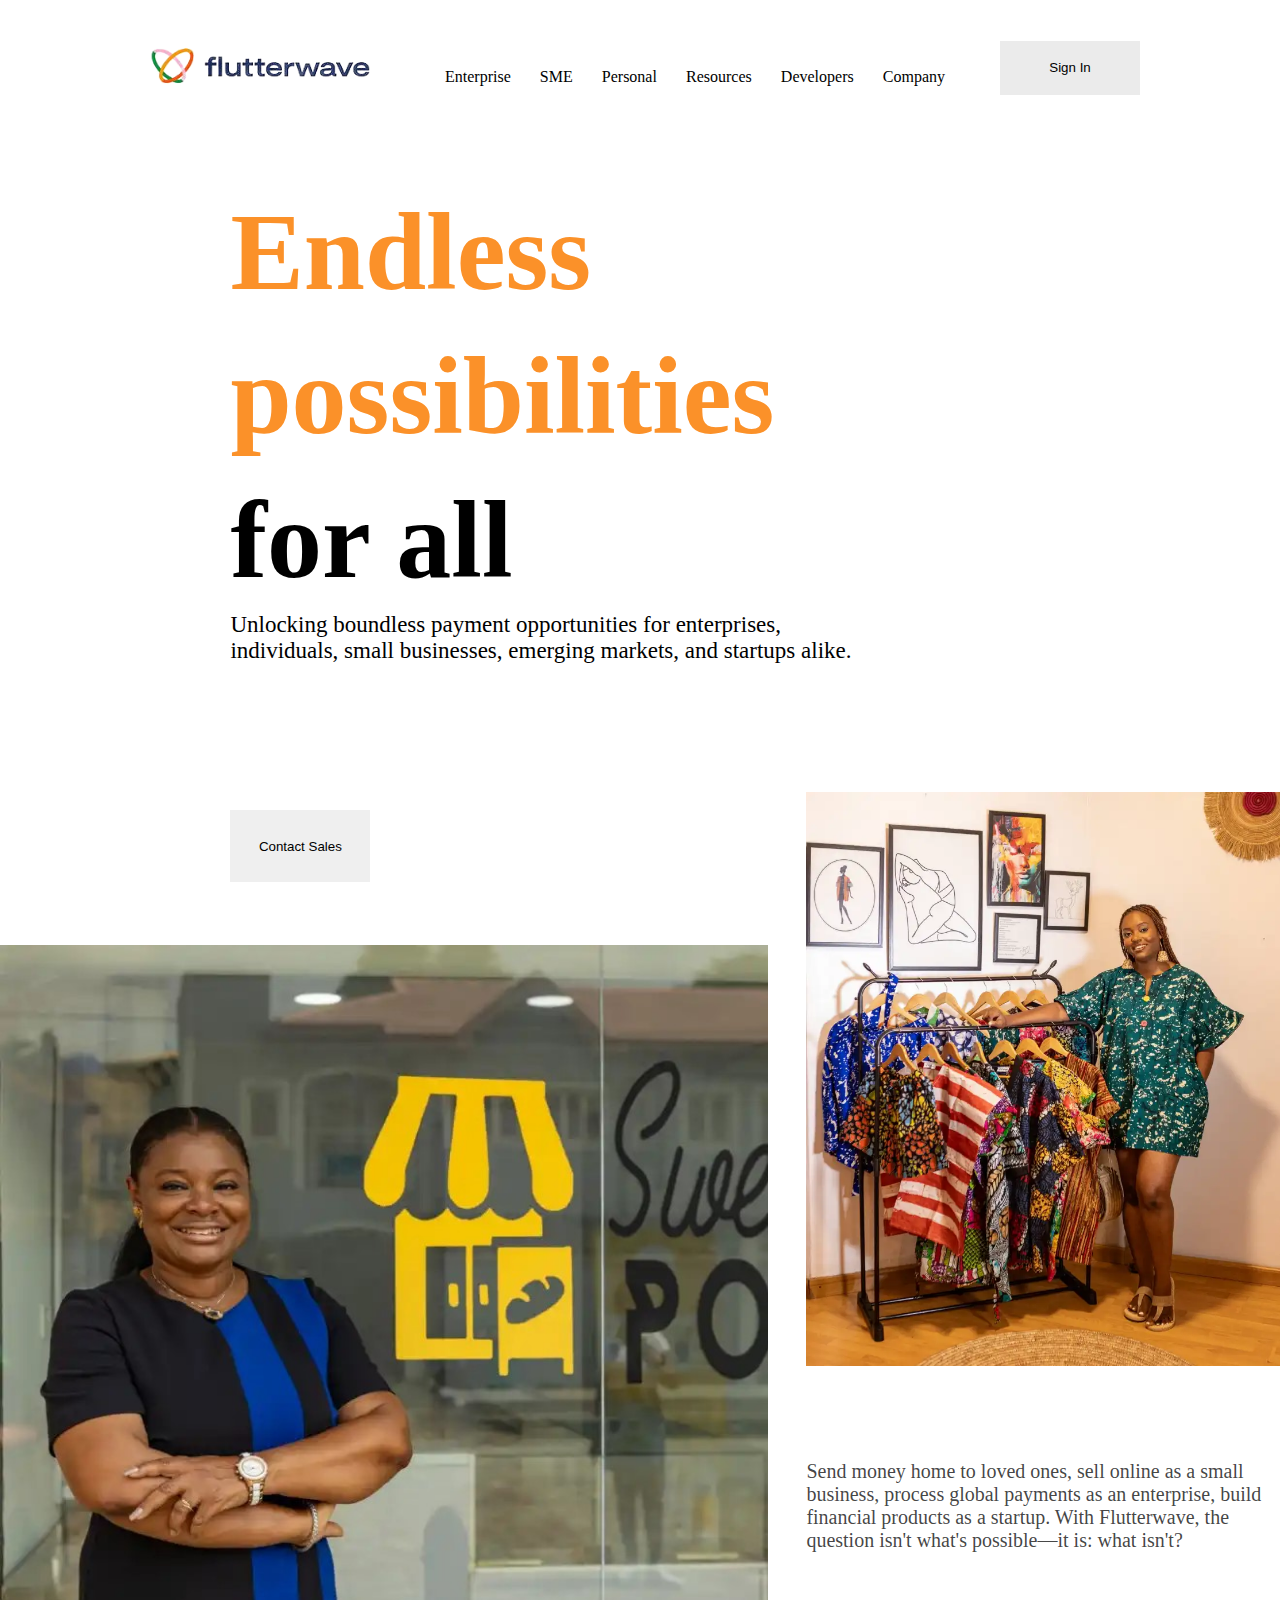
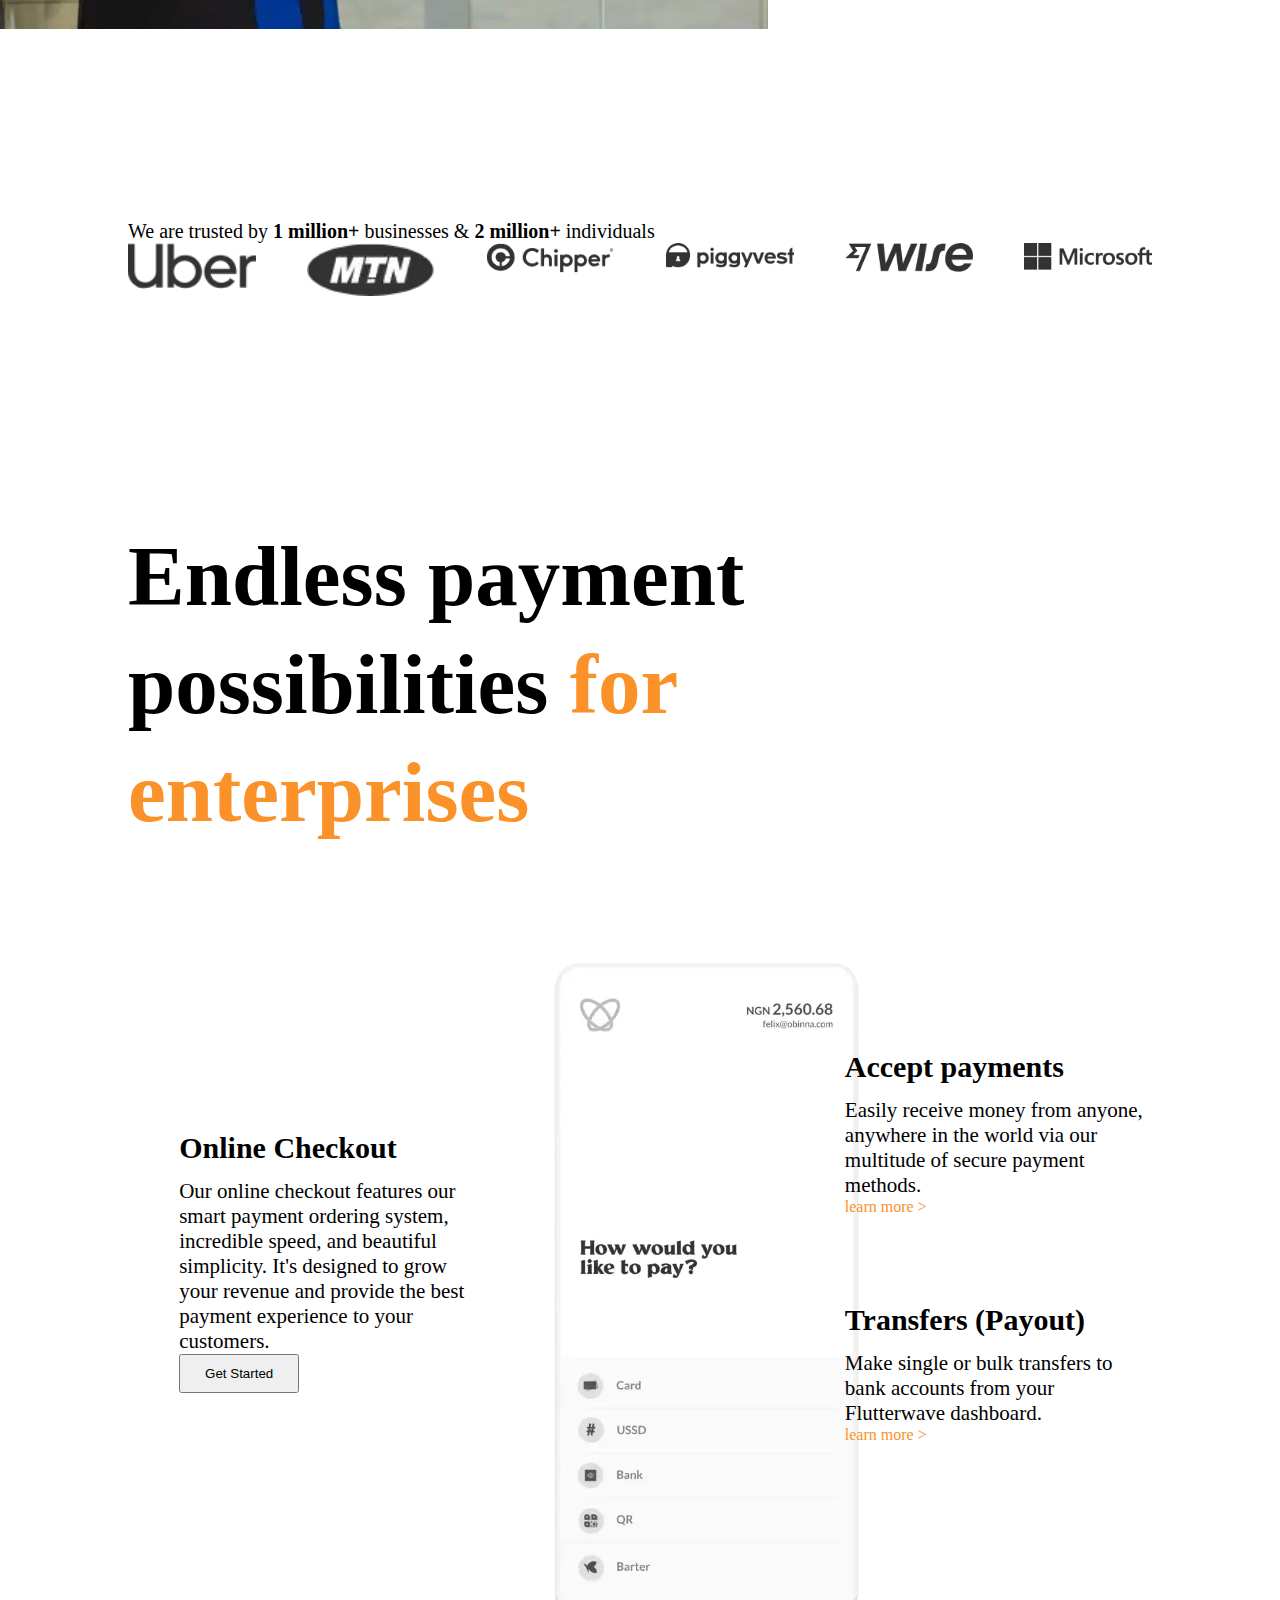
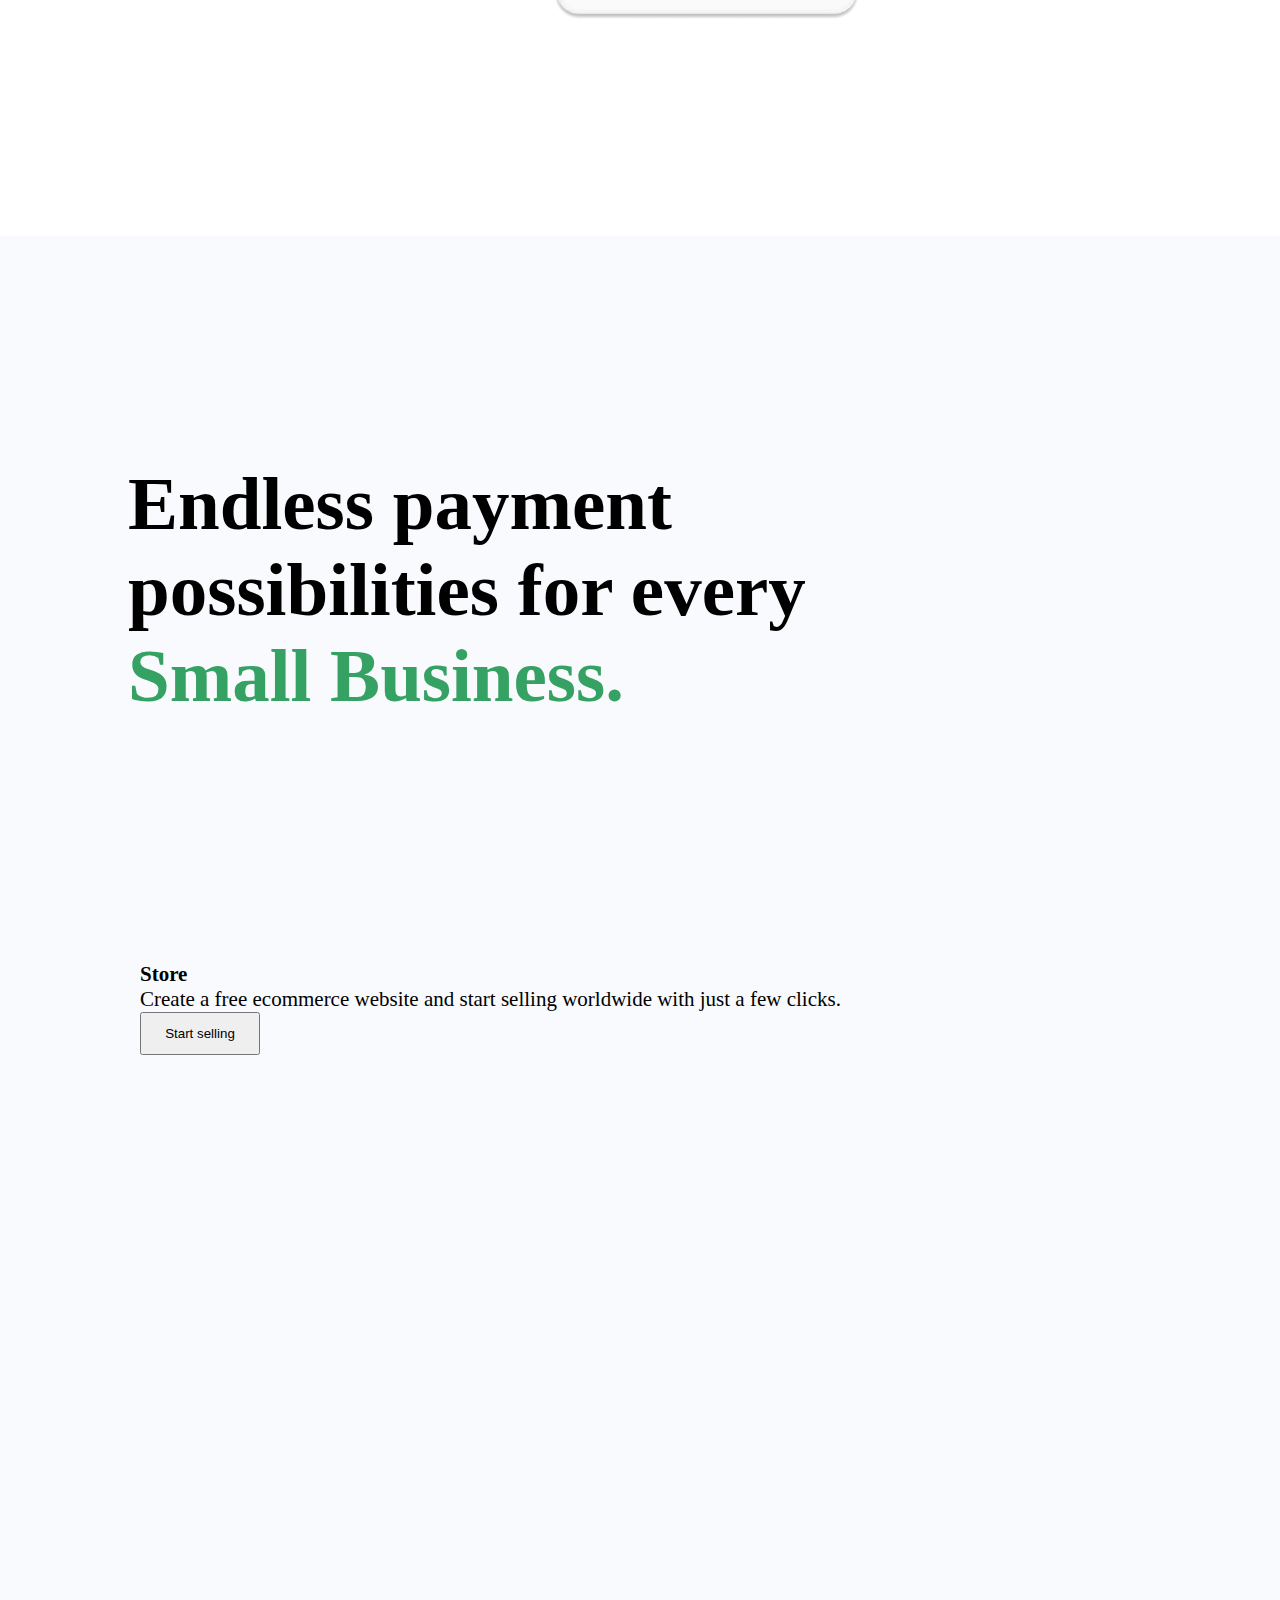
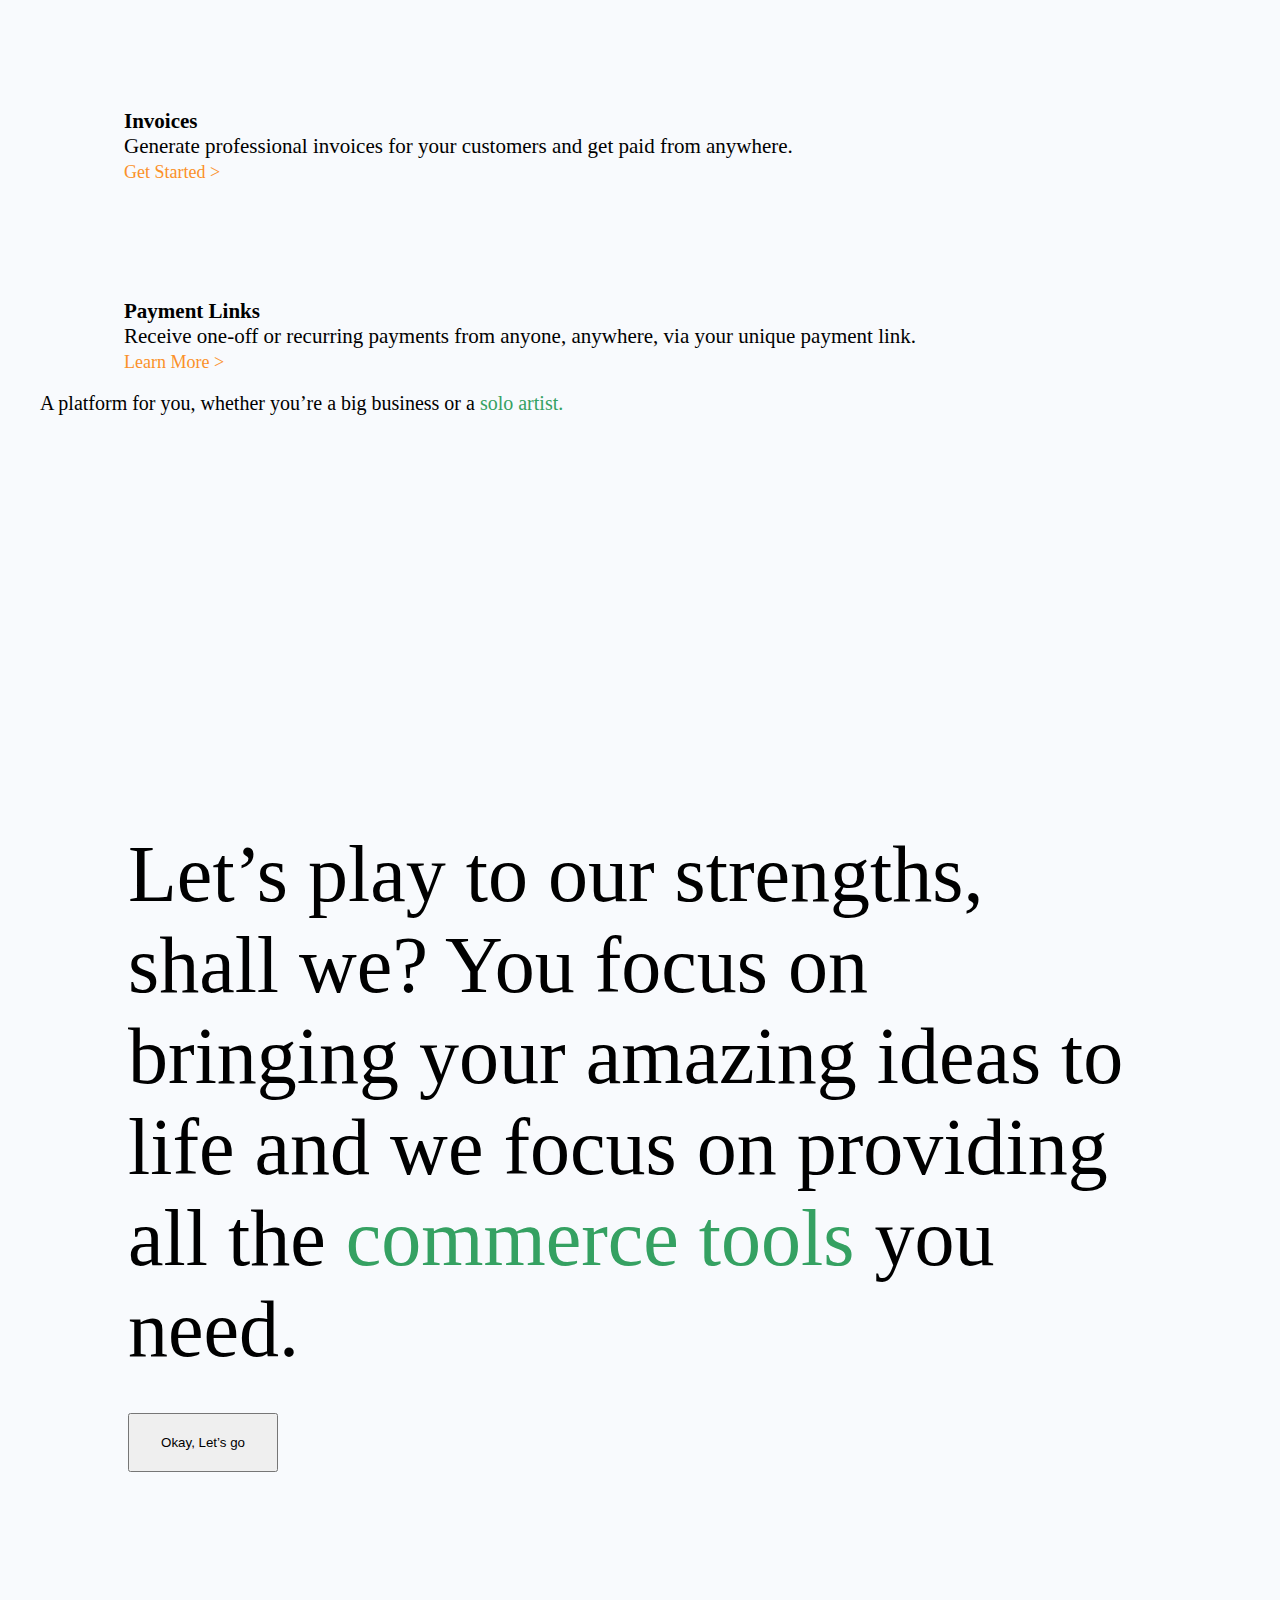
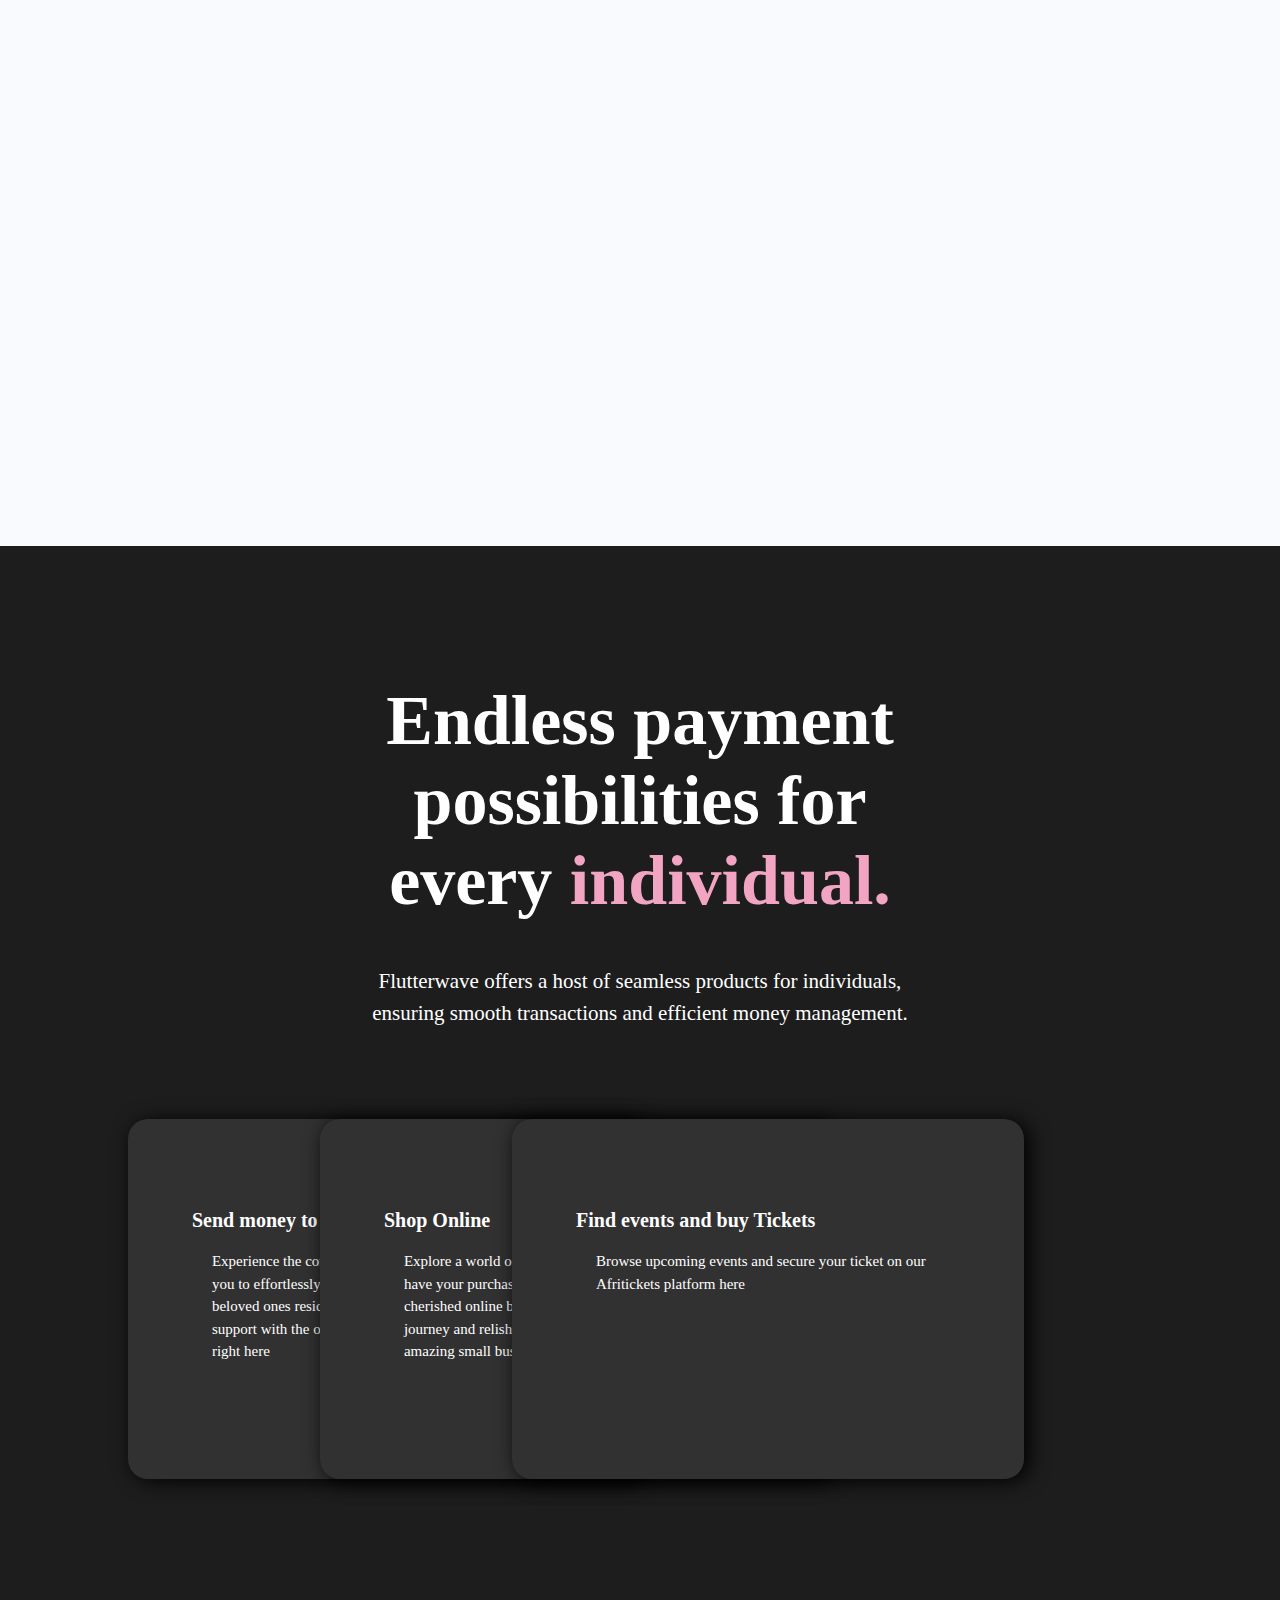
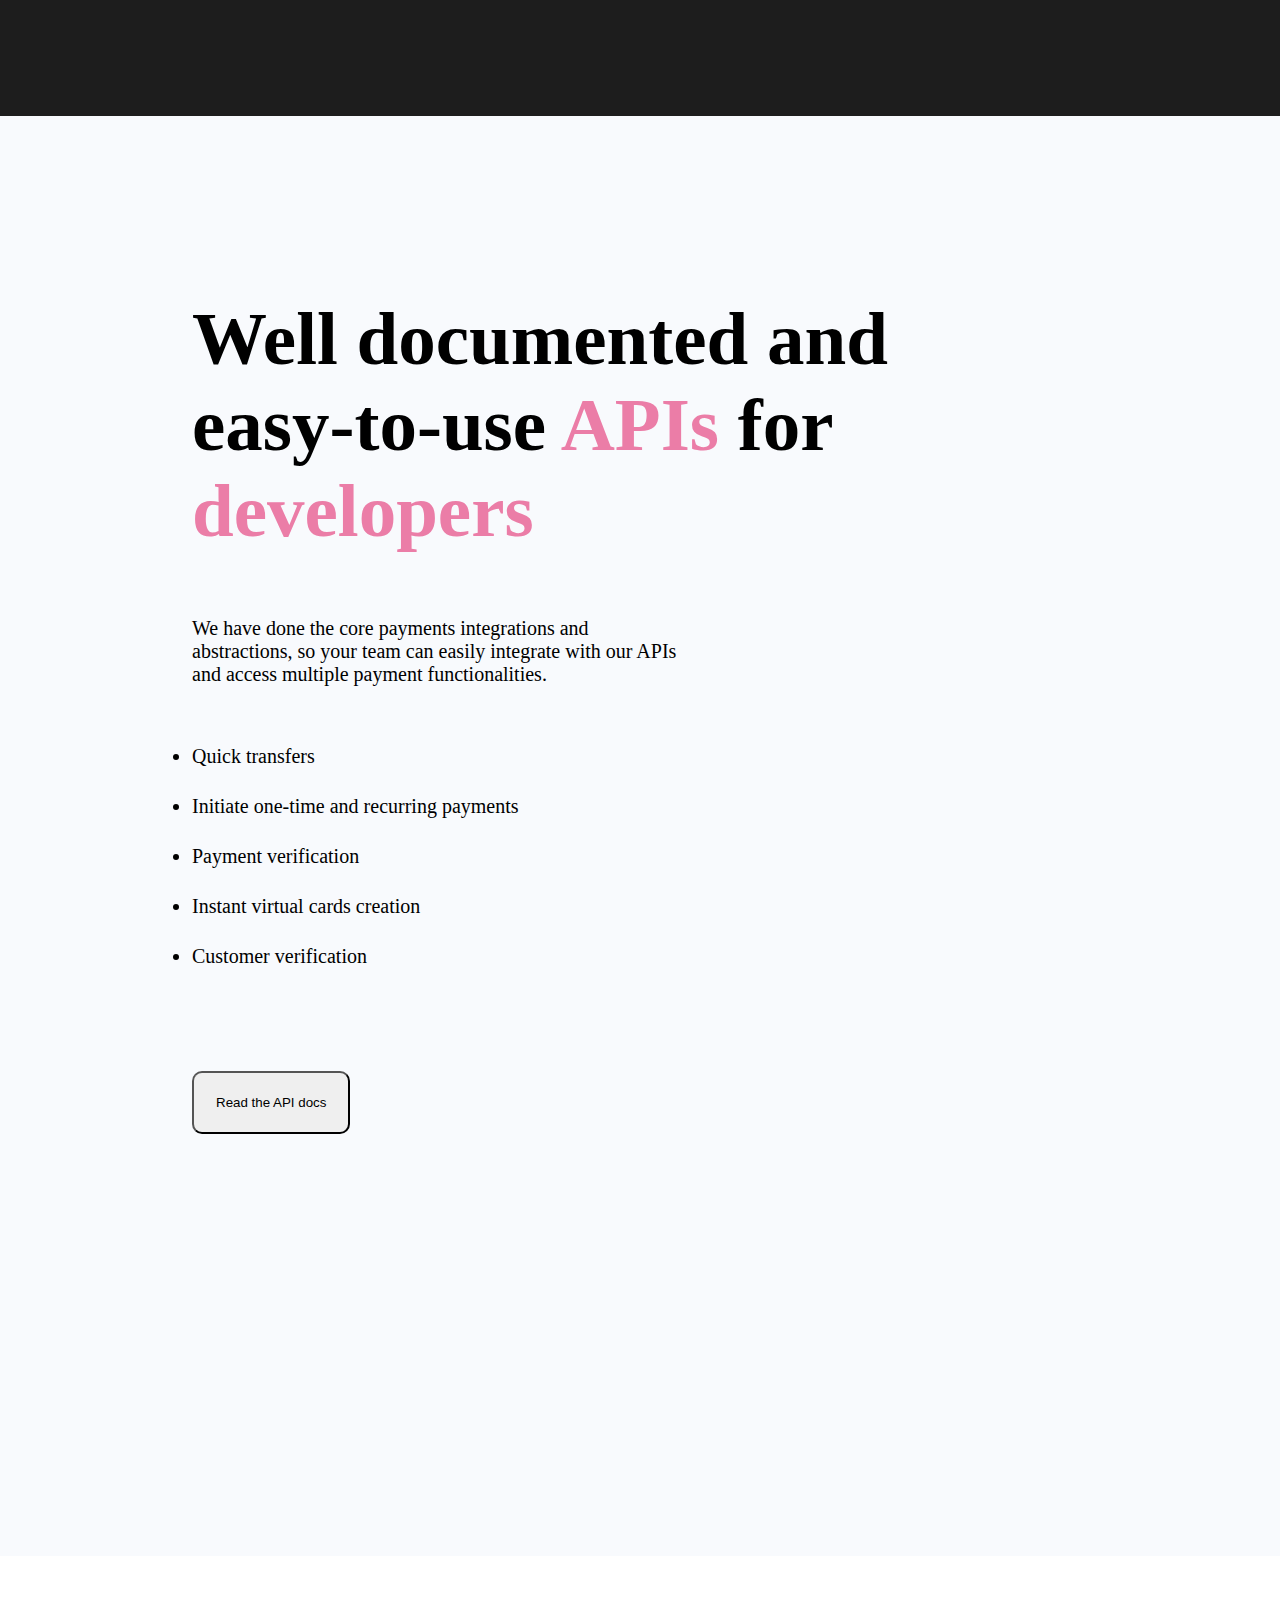
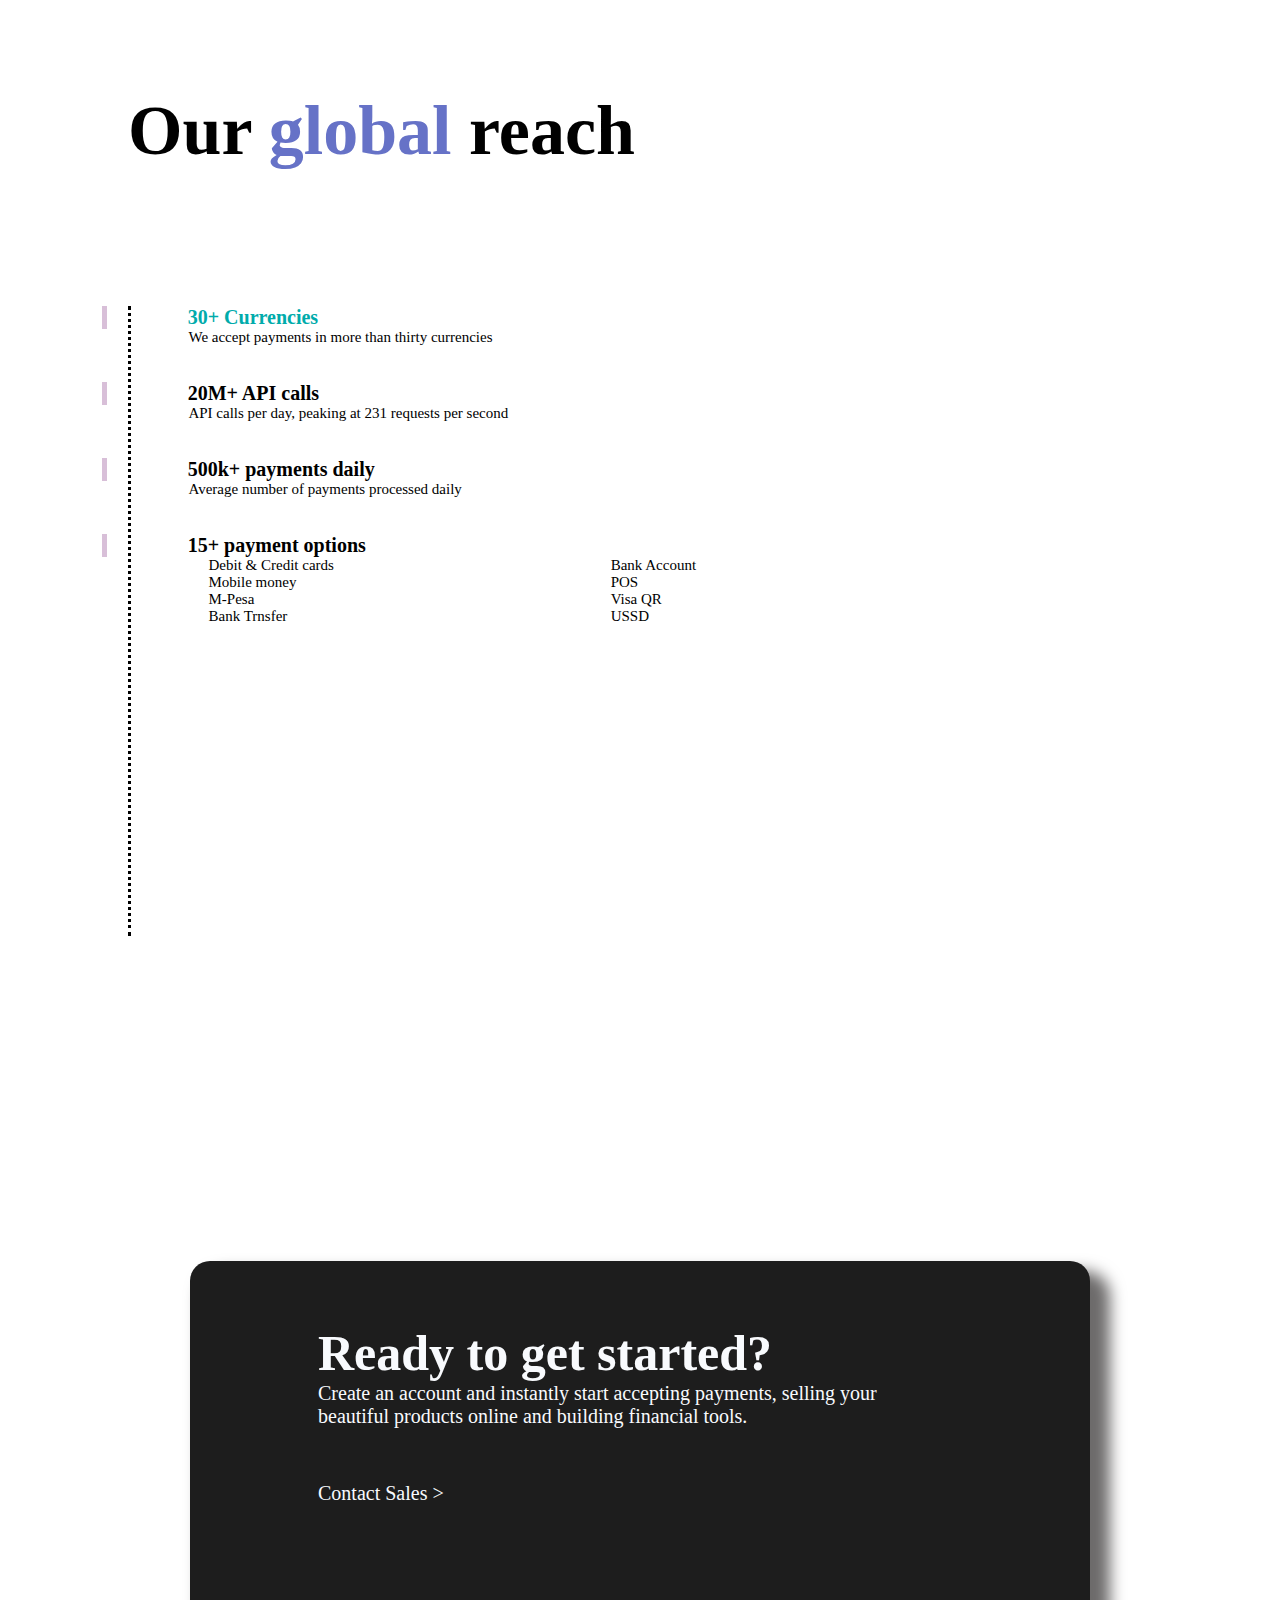
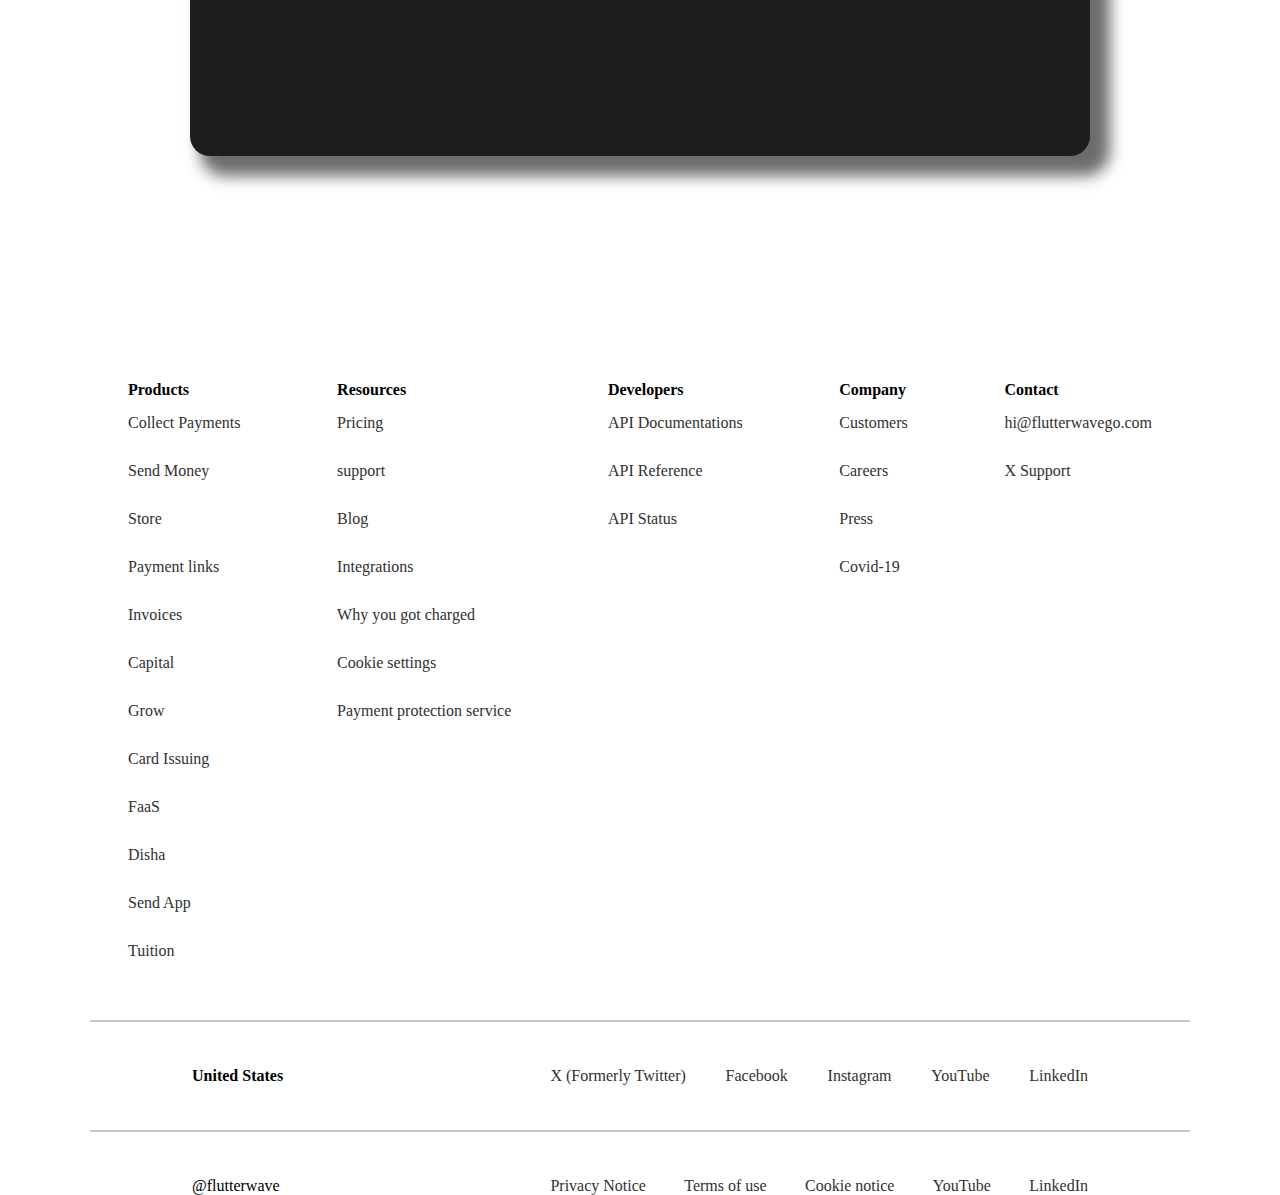
<file: HTML/index.html>
<!DOCTYPE html>
<html lang="en">
<head>
    <meta charset="UTF-8">
    <meta name="viewport" content="width=device-width, initial-scale=1.0">
    <title>Flutterwave</title>
    <link href="https://cdn.jsdelivr.net/npm/bootstrap@5.3.2/dist/css/bootstrap.min.css" rel="stylesheet" integrity="sha384-T3c6CoIi6uLrA9TneNEoa7RxnatzjcDSCmG1MXxSR1GAsXEV/Dwwykc2MPK8M2HN" crossorigin="anonymous">
    <link rel="stylesheet" href="https://cdnjs.cloudflare.com/ajax/libs/font-awesome/6.5.1/css/all.min.css" integrity="sha512-DTOQO9RWCH3ppGqcWaEA1BIZOC6xxalwEsw9c2QQeAIftl+Vegovlnee1c9QX4TctnWMn13TZye+giMm8e2LwA==" crossorigin="anonymous" referrerpolicy="no-referrer" />
    <link rel="stylesheet" href="../CSS/index.css">
</head>
<body>
    <!-- HTML for header -->
    <header>
        <nav>
                <a href="./index.html"><img src="../Images/flutterwave-removebg-preview.png" alt="FLUTTERWAVE"></a>
            <div>
                <ul>
                    <li><a href="#">Enterprise</a>
                       <div id="tough">
                           <div>
                             <section><p>Payment Solution</p></section>
                             <section><p>Grow your business</p></section>
                           </div>
                           <div>
                              <section>
                                 <a href="#"><h6>Accept Online Payments</h6></a>
                                 <p>Easily receive online payments from around the world in different currencies.</p>
                              </section>
                              <section>
                                 <a href="./payout.html"><h6>Payout and Transfers</h6></a>
                                 <p>Experience effortless cross-border payouts and transfers in various currencies worldwide.</p>
                              </section>
                              <section>
                                 <a href="./swap.html"><h6>Swap</h6></a>
                                 <p>Swap your Naira for Dollars, Euros and Pounds</p>
                              </section>
                              <section>
                                 <a href="#"><h6>POS Systems</h6></a>
                                 <p>Point of Sale devices with multiple payment methods to grow your physical business.</p>
                              </section>
                              <section>
                                 <a href="./checkout.html"><h6>Checkout Demo</h6></a>
                                 <p>Experience checkout yourself.</p>
                              </section>
                           </div>
                       </div>
                    </li>
                    <li><a href="#">SME</a>
                        <div id="toughdropdown">
                            <div>
                                <section><p>Sell to anyone anywhere</p></section>
                                <section><p>Grow your business</p></section>
                            </div>
                            <div>
                                <section>
                                    <a href="#"><h6>Online Checkout</h6></a>
                                    <p>Add our checkout to your Shopify, WordPress, WooCommerce, Joomla and PrestaShop stores.</p>
                                </section>
                                <section>
                                    <a href="./swap.html"><h6>Swap</h6></a>
                                    <p>Swap your Naira for Dollars, Euros and Pounds</p>
                                </section>
                                <section>
                                    <a href="#"><h6>Payment links</h6></a>
                                    <p>Accept payments without writing code.</p>
                                </section>
                                <section>
                                    <a href="#"><h6>Invoices</h6></a>
                                    <p>Create and issue professional invoices for global payments.</p>
                                </section>
                                <section>
                                    <a href="#"><h6>POS Systems</h6></a>
                                    <p>Point of Sale devices with multiple payment methods to grow your physical business.</p>
                                </section>
                                <section>
                                    <a href="#"><h6>Disha for creators</h6></a>
                                    <p>Effortlessly create a free single-page website, sell products globally, no coding required.</p>
                                </section>
                                <section>
                                    <a href="#"><h6>Build your online Store</h6></a>
                                    <p>Create a free online store that helps you find customers, and accept payments globally.</p>
                                </section>
                                <section>
                                    <a href="#"><h6>Afritickets</h6></a>
                                    <p>Experience the integrated offering of lifestyle, business, event, and travel management services.</p>
                                </section>
                            </div>
                        </div>
                    </li>
                    <li><a href="#">Personal</a>
                        <div>
                            <section>
                                <a href="#"><h6>Send app</h6></a>
                                <p>Safely, quickly and conveniently send money to the people who matter most to you.</p>
                            </section>
                            <section>
                                <a href="#"><h6>Market</h6></a>
                                <p>Discover, shop and get your items delivered to you from your favourite online businesses.
                                </p>
                            </section>
                            <section>
                                <a href="./swap.html"><h6>Swap</h6></a>
                                <p>Swap your Naira for Dollars, Euros and Pounds</p>
                            </section>
                            <section>
                                <a href="#"><h6>Buy Events Ticket</h6></a>
                                <p>Conveniently find events you love and buy your tickets.</p>
                            </section>
                            <section>
                                <a href="#"><h6>Tuition</h6></a>
                                <p>Quick and easy tuition fee payments to African and international schools.</p>
                            </section>
                            <section>
                                <p><i class="fa-solid fa-qrcode"></i> Scan to download Send App Mobile</p>
                            </section>
                        </div>
                    </li>
                    <li><a href="#">Resources</a>
                        <div>
                            <ul>
                                <a href="./pricing.html"><li>Pricing</li></a>
                                <a href="#"><li>Blog</li></a>
                                <a href="#"><li>Customer case studies</li></a>
                                <a href="#"><li>Integrations</li></a>
                            </ul>
                        </div>
                    </li>
                    <li><a href="#">Developers</a>
                        <div>
                            <ul>
                                <a href="#"><li>API Documentations</li></a>
                                <a href="#"><li>API Reference</li></a>
                                <a href="#"><li>API Status</li></a>
                            </ul>
                        </div>
                    </li>
                    <li><a href="#">Company</a>
                        <div>
                            <ul>
                                <a href="#"><li>Careers</li></a>
                                <a href="#"><li>Press</li></a>
                            </ul>
                        </div>
                    </li>
                </ul>
            </div>
            <button type="button" class="btn btn-secondary" id="button1">Sign In</button>
            <div id="bars"></div>
        </nav>
    </header>
    <!-- HTML for section1 -->
    <div id="section1">
        <h1>Endless possibilities <span>for all</span></h1>
        <p>Unlocking boundless payment opportunities for enterprises, individuals, small businesses, emerging markets, and startups alike.</p>
    </div>
    <button type="button" class="btn btn-dark" id="button2">Contact Sales</button>
    <!-- HTML for section2 -->
    <div id="section2">
        <div>
            <img src="../Images/flutterwave2.jpg" alt="">
            <p>Send money home to loved ones, sell online as a small business, process global payments as an enterprise, build financial products as a startup. With Flutterwave, the question isn't what's possible—it is: what isn't?</p>
        </div>
         <div>
            <img src="../Images/flutterwave1.webp" alt="">
            <p>Send money home to loved ones, sell online as a small business, process global payments as an enterprise, build financial products as a startup. With Flutterwave, the question isn't what's possible—it is: what isn't?</p>
         </div>
    </div>
    <div id="section2o2">
        <p>We are trusted by <strong>1 million+</strong> businesses & <strong>2 million+</strong> individuals</p>
        <div>
            <div id="img"></div>
            <div id="img"></div>
            <div id="img"></div>
            <div id="img"></div>
            <div id="img"></div>
            <div id="img"></div>
        </div>
    </div>
    <div id="section3o2">
        <h1><span>Endless payment possibilities</span> for enterprises</h1>
        <div id="section4o2">
            <div> 
                <h1>Online Checkout</h1>
                <p>Our online checkout features our smart payment ordering system, incredible speed, and beautiful simplicity. It's designed to grow your revenue and provide the best payment experience to your customers.</p>
                <button type="button" class="btn btn-dark">Get Started</button>
            </div>
            <div></div>
            <div>
                <h1>Accept payments</h1>
                <p>Easily receive money from anyone, anywhere in the world via our multitude of secure payment methods.</p>
                <span>learn more ></span>
                <h1>Transfers (Payout)</h1>
                <p>Make single or bulk transfers to bank accounts from your Flutterwave dashboard.</p>
                <span>learn more ></span>
            </div>
        </div>
    </div>
    <!-- HTML for section3 -->
   <div class="container-fluid" id="section3">
      <h1 id="paragraph1">Endless payment possibilities for every <span>Small Business.</span></h1>
      <div class="row" id="section1o3">
        <div class="col-5">
            <strong>Store</strong>
            <p>Create a free ecommerce website and start selling worldwide with just a few clicks.</p>
            <button type="button" class="btn btn-dark">Start selling</button>
        </div>
        <div class="col-7"></div>
      </div>
      <div class="row" id="section2o3">
         <div class="col-6"></div>
         <div class="col-5">
            <h4><strong>Invoices</strong></h4>
            <p>Generate professional invoices for your customers and get paid from anywhere.</p>
            <span>Get Started ></span><br><br>
            <h4><strong>Payment Links</strong></h4>
            <p>Receive one-off or recurring payments from anyone, anywhere, via your unique payment link.</p>
            <span>Learn More ></span>
         </div>
         <p id="section3o3">A platform for you, whether you’re a big business or a <span>solo artist.</span>
         </p>
     </div>
     <div id="section4o3">
         <p>Let’s play to our strengths, shall we? You focus on bringing your amazing ideas to life and we focus on providing all the <span>commerce tools </span>you need.</p>
         <button type="button" class="btn btn-dark">Okay, Let’s go</button>
     </div>
   </div>
   <div id="section3b">
    <h1 id="paragraph1">Endless payment possibilities for every <span>Small Business.</span></h1>
      <div class="container-fluid" id="section1o3b">
        <div>
            <strong>Store</strong>
            <p>Create a free ecommerce website and start selling worldwide with just a few clicks.</p>
            <button type="button" class="btn btn-dark">Start selling</button>
        </div>
        <div></div>
      </div>
      <div id="section2o3b">
        <div>
            <h4><strong>Invoices</strong></h4>
            <p>Generate professional invoices for your customers and get paid from anywhere.</p>
            <span>Get Started ></span><br><br>
            <h4><strong>Payment Links</strong></h4>
            <p>Receive one-off or recurring payments from anyone, anywhere, via your unique payment link.</p>
            <span>Learn More ></span> 
        </div>
        <div></div>
        <p id="section3o3b">A platform for you, whether you’re a big business or a <span>solo artist.</span>
        </p>
        <div id="section4o3b">
            <p>Let’s play to our strengths, shall we? You focus on bringing your amazing ideas to life and we focus on providing all the <span>commerce tools</span> you need.</p>
            <button type="button" class="btn btn-dark">Okay, Let’s go</button>
        </div>
      </div>
   </div>
   <!-- HTML FOR SECTION4 -->
   <div id="section4">
       <h1>Endless payment possibilities for every <span>individual.</span></h1>
       <p>Flutterwave offers a host of seamless products for individuals, ensuring smooth transactions and efficient money management.</p>
       <div id="section1o4">
        <div id="box1">
            <h1>Send money to loved ones</h1>
            <p>Experience the convenience and security of Send, enabling you to effortlessly and securely transfer funds to your beloved ones residing overseas. Begin sharing financial support with the ones who hold significance in your life right here</p>
        </div>
        <div id="box2">
            <h1>Shop Online</h1>
            <p>Explore a world of possibilities as you Discover, Shop, and have your purchases conveniently delivered from your cherished online businesses. Embark on a secure shopping journey and relish the joy of acquiring great items from amazing small businesses, right here</p>
        </div>
        <div id="box3">
            <h1>Find events and buy Tickets</h1>
            <p>Browse upcoming events and secure your ticket on our Afritickets platform here</p>
        </div>
       </div>
       <div id="section1o4b">
        <div id="box1b">
            <h1>Send money to loved ones</h1>
            <p>Experience the convenience and security of Send, enabling you to effortlessly and securely transfer funds to your beloved ones residing overseas. Begin sharing financial support with the ones who hold significance in your life right here</p>
        </div>
        <div id="box2b">
            <h1>Shop Online</h1>
            <p>Explore a world of possibilities as you Discover, Shop, and have your purchases conveniently delivered from your cherished online businesses. Embark on a secure shopping journey and relish the joy of acquiring great items from amazing small businesses, right here</p>
        </div>
        <div id="box3b">
            <h1>Find events and buy Tickets</h1>
            <p>Browse upcoming events and secure your ticket on our Afritickets platform here</p>
        </div>
       </div>
   </div>
   <!-- HTML for section5 -->
   <div id="section5">
        <h1>Well documented and easy-to-use <span>APIs</span> for <span>developers</span></h1>
        <p>We have done the core payments integrations and abstractions, so your team can easily integrate with our APIs and access multiple payment functionalities.</p>
        <ul>
            <li>Quick transfers</li>
            <li> Initiate one-time and recurring payments</li>
            <li>Payment verification</li>
            <li>Instant virtual cards creation</li>
            <li>Customer verification</li>
        </ul>
        <button type="button" class="btn btn-dark">Read the API docs</button>
   </div>
   <!-- HTML for section6 -->
   <div id="section6">
      <h1>Our <span>global</span> reach</h1>
      <div class="row" id="section1o6">
         <div class="col-5">
                <h1><a href="">30+ Currencies</a></h1>
                <p>We accept payments in more than thirty currencies</p>
                <br><br>
                <h1>20M+ API calls</h1>
                <p>API calls per day, peaking at 231 requests per second</p>
                <br><br>
                <h1>500k+ payments daily</h1>
                <p>Average number of payments processed daily</p>
                <br><br>
                <h1>15+ payment options</h1>
                <div id="smally">
                    <div>
                      <p>Debit & Credit cards</p>
                      <p>Mobile money</p>
                      <p>M-Pesa</p>
                      <p>Bank Trnsfer</p>
                    </div>
                    <div>
                      <p>Bank Account</p>
                      <p>POS</p>
                      <p>Visa QR</p>
                      <p>USSD</p>
                    </div>
                </div>
         </div>
         <div class="col-7" id="earth"></div>
      </div>
        <div id="section1o6b">
               <h1><a href="">30+ Currencies</a></h1>
               <p>We accept payments in more than thirty currencies</p>
               <br><br>
               <h1>20M+ API calls</h1>
               <p>API calls per day, peaking at 231 requests per second</p>
               <br><br>
               <h1>500k+ payments daily</h1>
               <p>Average number of payments processed daily</p>
               <br><br>
               <h1>15+ payment options</h1>
               <div id="smally">
                   <div>
                     <p>Debit & Credit cards</p>
                     <p>Mobile money</p>
                     <p>M-Pesa</p>
                     <p>Bank Trnsfer</p>
                   </div>
                   <div>
                     <p>Bank Account</p>
                     <p>POS</p>
                     <p>Visa QR</p>
                     <p>USSD</p>
                   </div>
               </div>
        </div>
        <div id="earthb"></div>
     </div>
     <div id="section2o6">
        <h1>Ready to get started?</h1>
        <p>Create an account and instantly start accepting payments, selling your beautiful products online and building financial tools.</p><br><br><br>
        <p>Contact Sales ></p>
    </div>
     <!-- HTML for footer -->
     <footer>
        <div id="footer">
            <div>
                <p><strong>Products</strong></p>
                <ul>
                    <li><a href="">Collect Payments</a></li>
                    <li><a href="">Send Money</a></li>
                    <li><a href="">Store</a></li>
                    <li><a href="">Payment links</a></li>
                    <li><a href="">Invoices</a></li>
                    <li><a href="">Capital</a></li>
                    <li><a href="">Grow</a></li>
                    <li><a href="">Card Issuing</a></li>
                    <li><a href="">FaaS</a></li>
                    <li><a href="">Disha</a></li>
                    <li><a href="">Send App</a></li>
                    <li><a href="">Tuition</a></li>
                </ul>
            </div>
            <div>
                <p><strong>Resources</strong></p>
                <ul>
                    <li><a href="">Pricing</a></li>
                    <li><a href="">support</a></li>
                    <li><a href="">Blog</a></li>
                    <li><a href="">Integrations</a></li>
                    <li><a href="">Why you got charged</a></li>
                    <li><a href="">Cookie settings</a></li>
                    <li><a href="">Payment protection service</a></li>
                </ul>
            </div>
            <div>
                <p><strong>Developers</strong></p>
                <ul>
                    <li><a href="">API Documentations</a></li>
                    <li><a href="">API Reference</a></li>
                    <li><a href="">API Status</a></li>
                </ul>
            </div>
            <div>
                <p><strong>Company</strong></p>
                <ul>
                    <li><a href="">Customers</a></li>
                    <li><a href="">Careers</a></li>
                    <li><a href="">Press</a></li>
                    <li><a href="">Covid-19</a></li>
                </ul>
            </div>
            <div>
                <p><strong>Contact</strong></p>
                <ul>
                    <li><a href="">hi@flutterwavego.com</a></li>
                    <li><a href="">X Support</a></li>
                </ul>
            </div>
        </div>
        <div id="line"></div>
        <div id="section2of">
            <div>
                <p><strong>United States</strong> <i class="fa-solid fa-angle-down"></i> </p>
            </div>
            <div>
                <ul>
                    <li><a href="">X (Formerly Twitter)</a></li>
                    <li><a href="">Facebook</a></li>
                    <li><a href="">Instagram</a></li>
                    <li><a href="">YouTube</a></li>
                    <li><a href="">LinkedIn</a></li>
                </ul>
            </div>
        </div>
        <div id="line"></div>
        <div id="section2of">
            <div>
                <p>@flutterwave</p>
            </div>
            <div>
                <ul>
                    <li><a href="">Privacy Notice</a></li>
                    <li><a href="">Terms of use</a></li>
                    <li><a href="">Cookie notice</a></li>
                    <li><a href="">YouTube</a></li>
                    <li><a href="">LinkedIn</a></li>
                </ul>
            </div>
        </div>
     </footer>
     <footer id="footerb">
        <div>
            <p><strong>Products</strong></p>
            <p><strong><i class="fa-solid fa-angle-down"></i></strong></p>
        </div>
        <div>
            <p><strong>Resources</strong></p>
            <p><strong><i class="fa-solid fa-angle-down"></i></strong></p>
        </div>
        <div>
            <p><strong>Developers</strong></p>
            <p><strong><i class="fa-solid fa-angle-down"></i></strong></p>
        </div>
        <div>
            <p><strong>Contacts</strong></p>
            <p><strong><i class="fa-solid fa-angle-down"></i></strong></p>
        </div>
        <div>
            <p><strong>Connects</strong></p>
            <p><strong><i class="fa-solid fa-angle-down"></i></strong></p>
        </div>
        <div>
            <p><strong>United States</strong> <i class="fa-solid fa-angle-down"></i> </p>
        </div>
        <div>
            <p><strong>Legal</strong></p>
            <p><strong><i class="fa-solid fa-angle-down"></i></strong></p>
        </div>
        <div>
            <p>@ Flutterwave</p>
        </div>
     </footer>
</body>
<script src="https://cdn.jsdelivr.net/npm/bootstrap@5.3.2/dist/js/bootstrap.bundle.min.js" integrity="sha384-C6RzsynM9kWDrMNeT87bh95OGNyZPhcTNXj1NW7RuBCsyN/o0jlpcV8Qyq46cDfL" crossorigin="anonymous"></script>
</html>
</file>
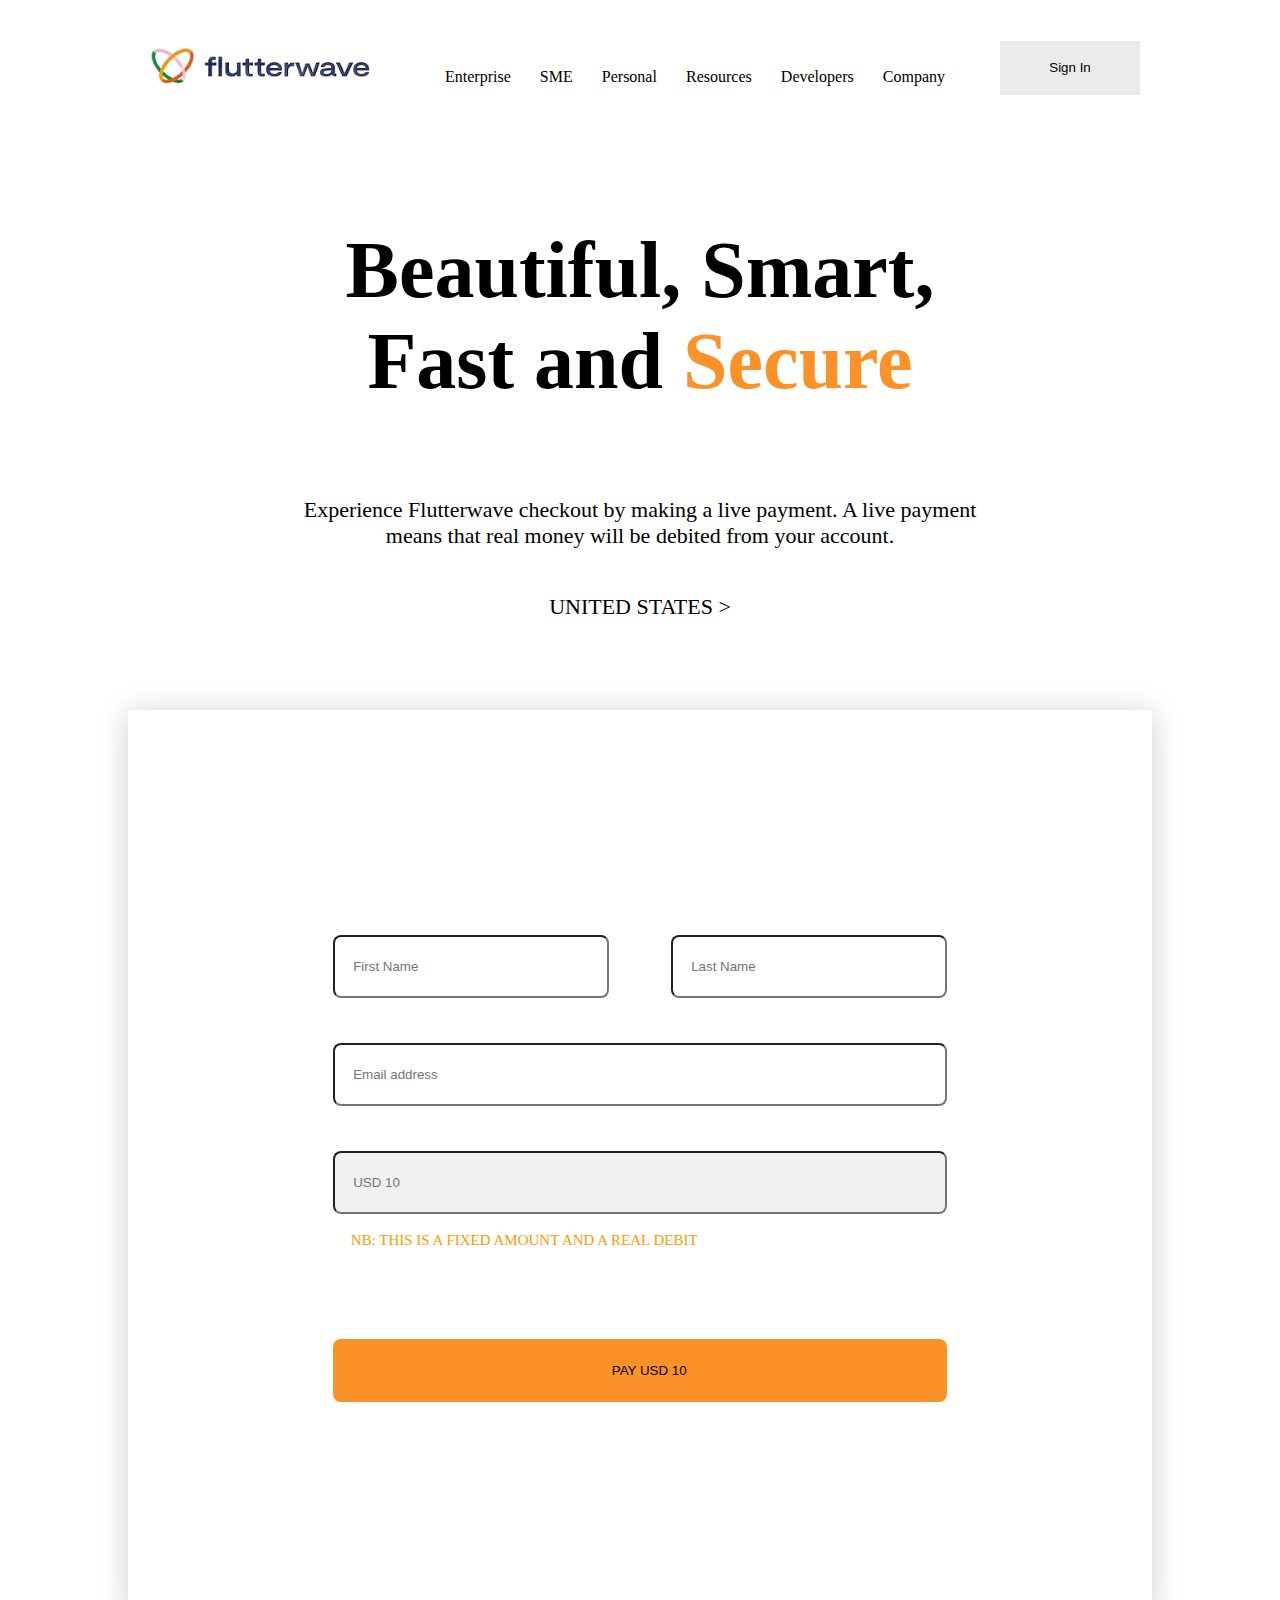
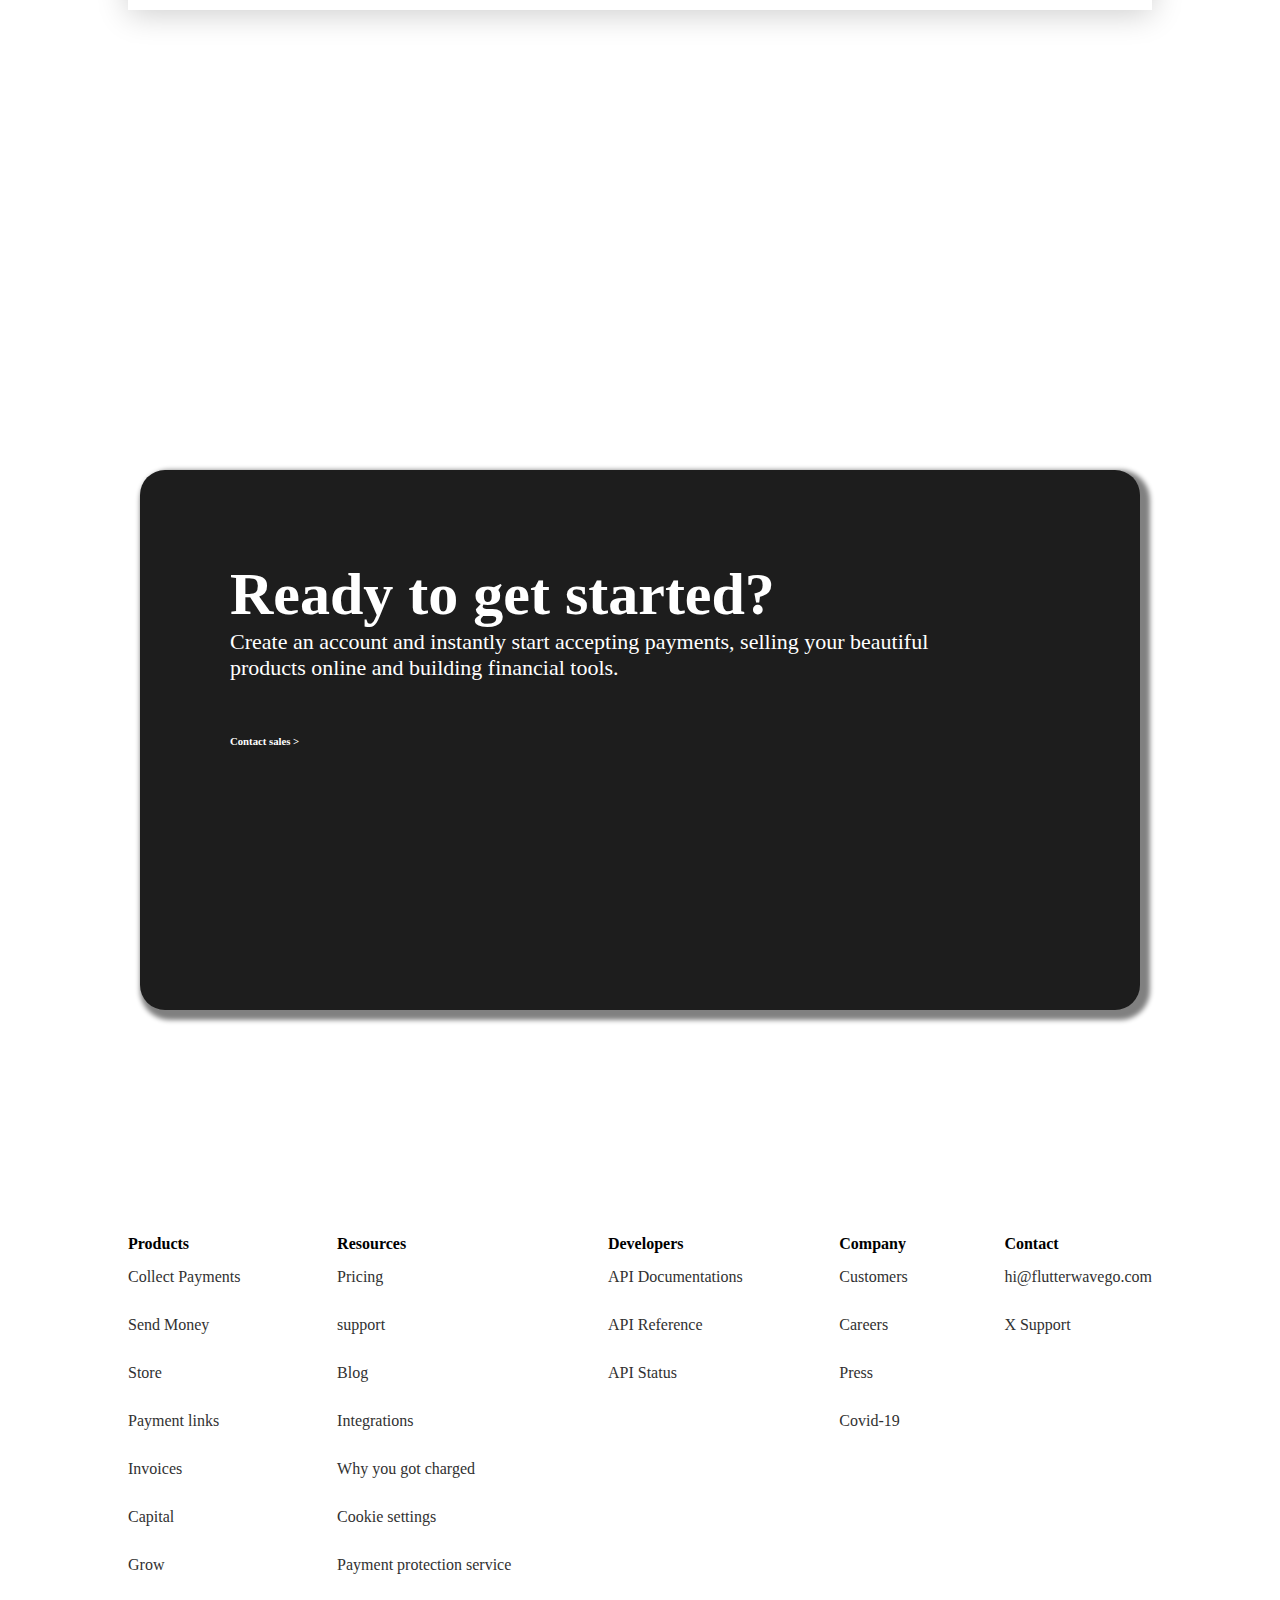
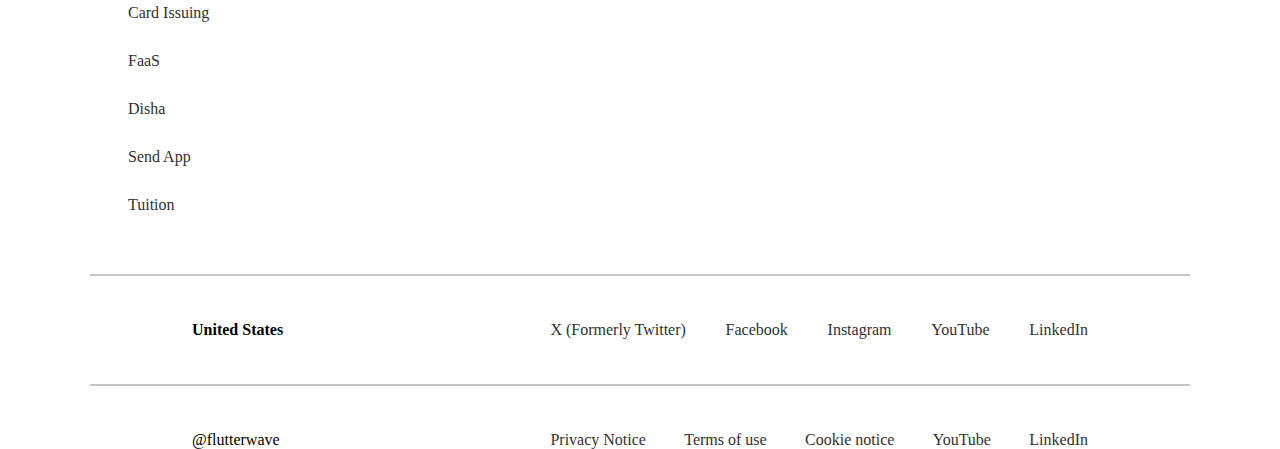
<file: checkout.html>
<!DOCTYPE html>
<html lang="en">
<head>
    <meta charset="UTF-8">
    <meta name="viewport" content="width=device-width, initial-scale=1.0">
    <title>Checkout</title>
    <link href="https://cdn.jsdelivr.net/npm/bootstrap@5.3.2/dist/css/bootstrap.min.css" rel="stylesheet" integrity="sha384-T3c6CoIi6uLrA9TneNEoa7RxnatzjcDSCmG1MXxSR1GAsXEV/Dwwykc2MPK8M2HN" crossorigin="anonymous">
    <link rel="stylesheet" href="https://cdnjs.cloudflare.com/ajax/libs/font-awesome/6.5.1/css/all.min.css" integrity="sha512-DTOQO9RWCH3ppGqcWaEA1BIZOC6xxalwEsw9c2QQeAIftl+Vegovlnee1c9QX4TctnWMn13TZye+giMm8e2LwA==" crossorigin="anonymous" referrerpolicy="no-referrer" />
    <link rel="stylesheet" href="./checkout.css">
</head>
<body>
     <!-- HTML for header -->
     <header>
        <nav>
                <a href="/index.html"><img src="../Images/flutterwave-removebg-preview.png" alt="FLUTTERWAVE"></a>
            <div>
                <ul>
                    <li><a href="#">Enterprise</a>
                       <div id="tough">
                           <div>
                             <section><p>Payment Solution</p></section>
                             <section><p>Grow your business</p></section>
                           </div>
                           <div>
                              <section>
                                 <a href="#"><h6>Accept Online Payments</h6></a>
                                 <p>Easily receive online payments from around the world in different currencies.</p>
                              </section>
                              <section>
                                 <a href="./payout.html"><h6>Payout and Transfers</h6></a>
                                 <p>Experience effortless cross-border payouts and transfers in various currencies worldwide.</p>
                              </section>
                              <section>
                                 <a href="./swap.html"><h6>Swap</h6></a>
                                 <p>Swap your Naira for Dollars, Euros and Pounds</p>
                              </section>
                              <section>
                                 <a href="#"><h6>POS Systems</h6></a>
                                 <p>Point of Sale devices with multiple payment methods to grow your physical business.</p>
                              </section>
                              <section>
                                 <a href="./checkout.html"><h6>Checkout Demo</h6></a>
                                 <p>Experience checkout yourself.</p>
                              </section>
                           </div>
                       </div>
                    </li>
                    <li><a href="#">SME</a>
                        <div id="toughdropdown">
                            <div>
                                <section><p>Sell to anyone anywhere</p></section>
                                <section><p>Grow your business</p></section>
                            </div>
                            <div>
                                <section>
                                    <a href="#"><h6>Online Checkout</h6></a>
                                    <p>Add our checkout to your Shopify, WordPress, WooCommerce, Joomla and PrestaShop stores.</p>
                                </section>
                                <section>
                                    <a href="./swap.html"><h6>Swap</h6></a>
                                    <p>Swap your Naira for Dollars, Euros and Pounds</p>
                                </section>
                                <section>
                                    <a href="#"><h6>Payment links</h6></a>
                                    <p>Accept payments without writing code.</p>
                                </section>
                                <section>
                                    <a href="#"><h6>Invoices</h6></a>
                                    <p>Create and issue professional invoices for global payments.</p>
                                </section>
                                <section>
                                    <a href="#"><h6>POS Systems</h6></a>
                                    <p>Point of Sale devices with multiple payment methods to grow your physical business.</p>
                                </section>
                                <section>
                                    <a href="#"><h6>Disha for creators</h6></a>
                                    <p>Effortlessly create a free single-page website, sell products globally, no coding required.</p>
                                </section>
                                <section>
                                    <a href="#"><h6>Build your online Store</h6></a>
                                    <p>Create a free online store that helps you find customers, and accept payments globally.</p>
                                </section>
                                <section>
                                    <a href="#"><h6>Afritickets</h6></a>
                                    <p>Experience the integrated offering of lifestyle, business, event, and travel management services.</p>
                                </section>
                            </div>
                        </div>
                    </li>
                    <li><a href="#">Personal</a>
                        <div>
                            <section>
                                <a href="#"><h6>Send app</h6></a>
                                <p>Safely, quickly and conveniently send money to the people who matter most to you.</p>
                            </section>
                            <section>
                                <a href="#"><h6>Market</h6></a>
                                <p>Discover, shop and get your items delivered to you from your favourite online businesses.
                                </p>
                            </section>
                            <section>
                                <a href="./swap.html"><h6>Swap</h6></a>
                                <p>Swap your Naira for Dollars, Euros and Pounds</p>
                            </section>
                            <section>
                                <a href="#"><h6>Buy Events Ticket</h6></a>
                                <p>Conveniently find events you love and buy your tickets.</p>
                            </section>
                            <section>
                                <a href="#"><h6>Tuition</h6></a>
                                <p>Quick and easy tuition fee payments to African and international schools.</p>
                            </section>
                            <section>
                                <p><i class="fa-solid fa-qrcode"></i> Scan to download Send App Mobile</p>
                            </section>
                        </div>
                    </li>
                    <li><a href="#">Resources</a>
                        <div>
                            <ul>
                                <a href="./pricing.html"><li>Pricing</li></a>
                                <a href="#"><li>Blog</li></a>
                                <a href="#"><li>Customer case studies</li></a>
                                <a href="#"><li>Integrations</li></a>
                            </ul>
                        </div>
                    </li>
                    <li><a href="#">Developers</a>
                        <div>
                            <ul>
                                <a href="#"><li>API Documentations</li></a>
                                <a href="#"><li>API Reference</li></a>
                                <a href="#"><li>API Status</li></a>
                            </ul>
                        </div>
                    </li>
                    <li><a href="#">Company</a>
                        <div>
                            <ul>
                                <a href="#"><li>Careers</li></a>
                                <a href="#"><li>Press</li></a>
                            </ul>
                        </div>
                    </li>
                </ul>
            </div>
            <button type="button" class="btn btn-secondary" id="button1">Sign In</button>
            <div id="bars"></div>
        </nav>
    </header>
     <!-- HTML for section1 -->
     <div id="section1">
        <h1>Beautiful, Smart, Fast and <span>Secure</span></h1>
        <p>Experience Flutterwave checkout by making a live payment. A live payment means that real money will be debited from your account.</p>
        <p>UNITED STATES ></p>
        <form action="" method="get">
            <div>
                <input type="text" id="user" placeholder="First Name">
                <input type="text" id="user" placeholder="Last Name">
            </div>
            <div><input type="text" id="user" placeholder="Email address"></div>
            <div>
                <input type="disabled" id="user" placeholder="USD 10">
                <p>NB: THIS IS A FIXED AMOUNT AND A REAL DEBIT</p>
            </div>
            <div><button>PAY USD 10</button></div>
        </form>
    </div>
    <div id="box">
        <h1>Ready to get started?</h1>
        <p>Create an account and instantly start accepting payments, selling your beautiful products online and building financial tools.</p><br><br><br>
        <h6>Contact sales ></h6>
    </div>
    <!-- HTML for footer -->
    <footer>
        <div id="footer">
            <div>
                <p><strong>Products</strong></p>
                <ul>
                    <li><a href="">Collect Payments</a></li>
                    <li><a href="">Send Money</a></li>
                    <li><a href="">Store</a></li>
                    <li><a href="">Payment links</a></li>
                    <li><a href="">Invoices</a></li>
                    <li><a href="">Capital</a></li>
                    <li><a href="">Grow</a></li>
                    <li><a href="">Card Issuing</a></li>
                    <li><a href="">FaaS</a></li>
                    <li><a href="">Disha</a></li>
                    <li><a href="">Send App</a></li>
                    <li><a href="">Tuition</a></li>
                </ul>
            </div>
            <div>
                <p><strong>Resources</strong></p>
                <ul>
                    <li><a href="">Pricing</a></li>
                    <li><a href="">support</a></li>
                    <li><a href="">Blog</a></li>
                    <li><a href="">Integrations</a></li>
                    <li><a href="">Why you got charged</a></li>
                    <li><a href="">Cookie settings</a></li>
                    <li><a href="">Payment protection service</a></li>
                </ul>
            </div>
            <div>
                <p><strong>Developers</strong></p>
                <ul>
                    <li><a href="">API Documentations</a></li>
                    <li><a href="">API Reference</a></li>
                    <li><a href="">API Status</a></li>
                </ul>
            </div>
            <div>
                <p><strong>Company</strong></p>
                <ul>
                    <li><a href="">Customers</a></li>
                    <li><a href="">Careers</a></li>
                    <li><a href="">Press</a></li>
                    <li><a href="">Covid-19</a></li>
                </ul>
            </div>
            <div>
                <p><strong>Contact</strong></p>
                <ul>
                    <li><a href="">hi@flutterwavego.com</a></li>
                    <li><a href="">X Support</a></li>
                </ul>
            </div>
        </div>
        <div id="line"></div>
        <div id="section2of">
            <div>
                <p><strong>United States</strong> <i class="fa-solid fa-angle-down"></i> </p>
            </div>
            <div>
                <ul>
                    <li><a href="">X (Formerly Twitter)</a></li>
                    <li><a href="">Facebook</a></li>
                    <li><a href="">Instagram</a></li>
                    <li><a href="">YouTube</a></li>
                    <li><a href="">LinkedIn</a></li>
                </ul>
            </div>
        </div>
        <div id="line"></div>
        <div id="section2of">
            <div>
                <p>@flutterwave</p>
            </div>
            <div>
                <ul>
                    <li><a href="">Privacy Notice</a></li>
                    <li><a href="">Terms of use</a></li>
                    <li><a href="">Cookie notice</a></li>
                    <li><a href="">YouTube</a></li>
                    <li><a href="">LinkedIn</a></li>
                </ul>
            </div>
        </div>
     </footer>
     <footer id="footerb">
        <div>
            <p><strong>Products</strong></p>
            <p><strong><i class="fa-solid fa-angle-down"></i></strong></p>
        </div>
        <div>
            <p><strong>Resources</strong></p>
            <p><strong><i class="fa-solid fa-angle-down"></i></strong></p>
        </div>
        <div>
            <p><strong>Developers</strong></p>
            <p><strong><i class="fa-solid fa-angle-down"></i></strong></p>
        </div>
        <div>
            <p><strong>Contacts</strong></p>
            <p><strong><i class="fa-solid fa-angle-down"></i></strong></p>
        </div>
        <div>
            <p><strong>Connects</strong></p>
            <p><strong><i class="fa-solid fa-angle-down"></i></strong></p>
        </div>
        <div>
            <p><strong>United States</strong> <i class="fa-solid fa-angle-down"></i> </p>
        </div>
        <div>
            <p><strong>Legal</strong></p>
            <p><strong><i class="fa-solid fa-angle-down"></i></strong></p>
        </div>
        <div>
            <p>@ Flutterwave</p>
        </div>
     </footer>
</body>
<script src="https://cdn.jsdelivr.net/npm/bootstrap@5.3.2/dist/js/bootstrap.bundle.min.js" integrity="sha384-C6RzsynM9kWDrMNeT87bh95OGNyZPhcTNXj1NW7RuBCsyN/o0jlpcV8Qyq46cDfL" crossorigin="anonymous"></script>
</html>
</file>
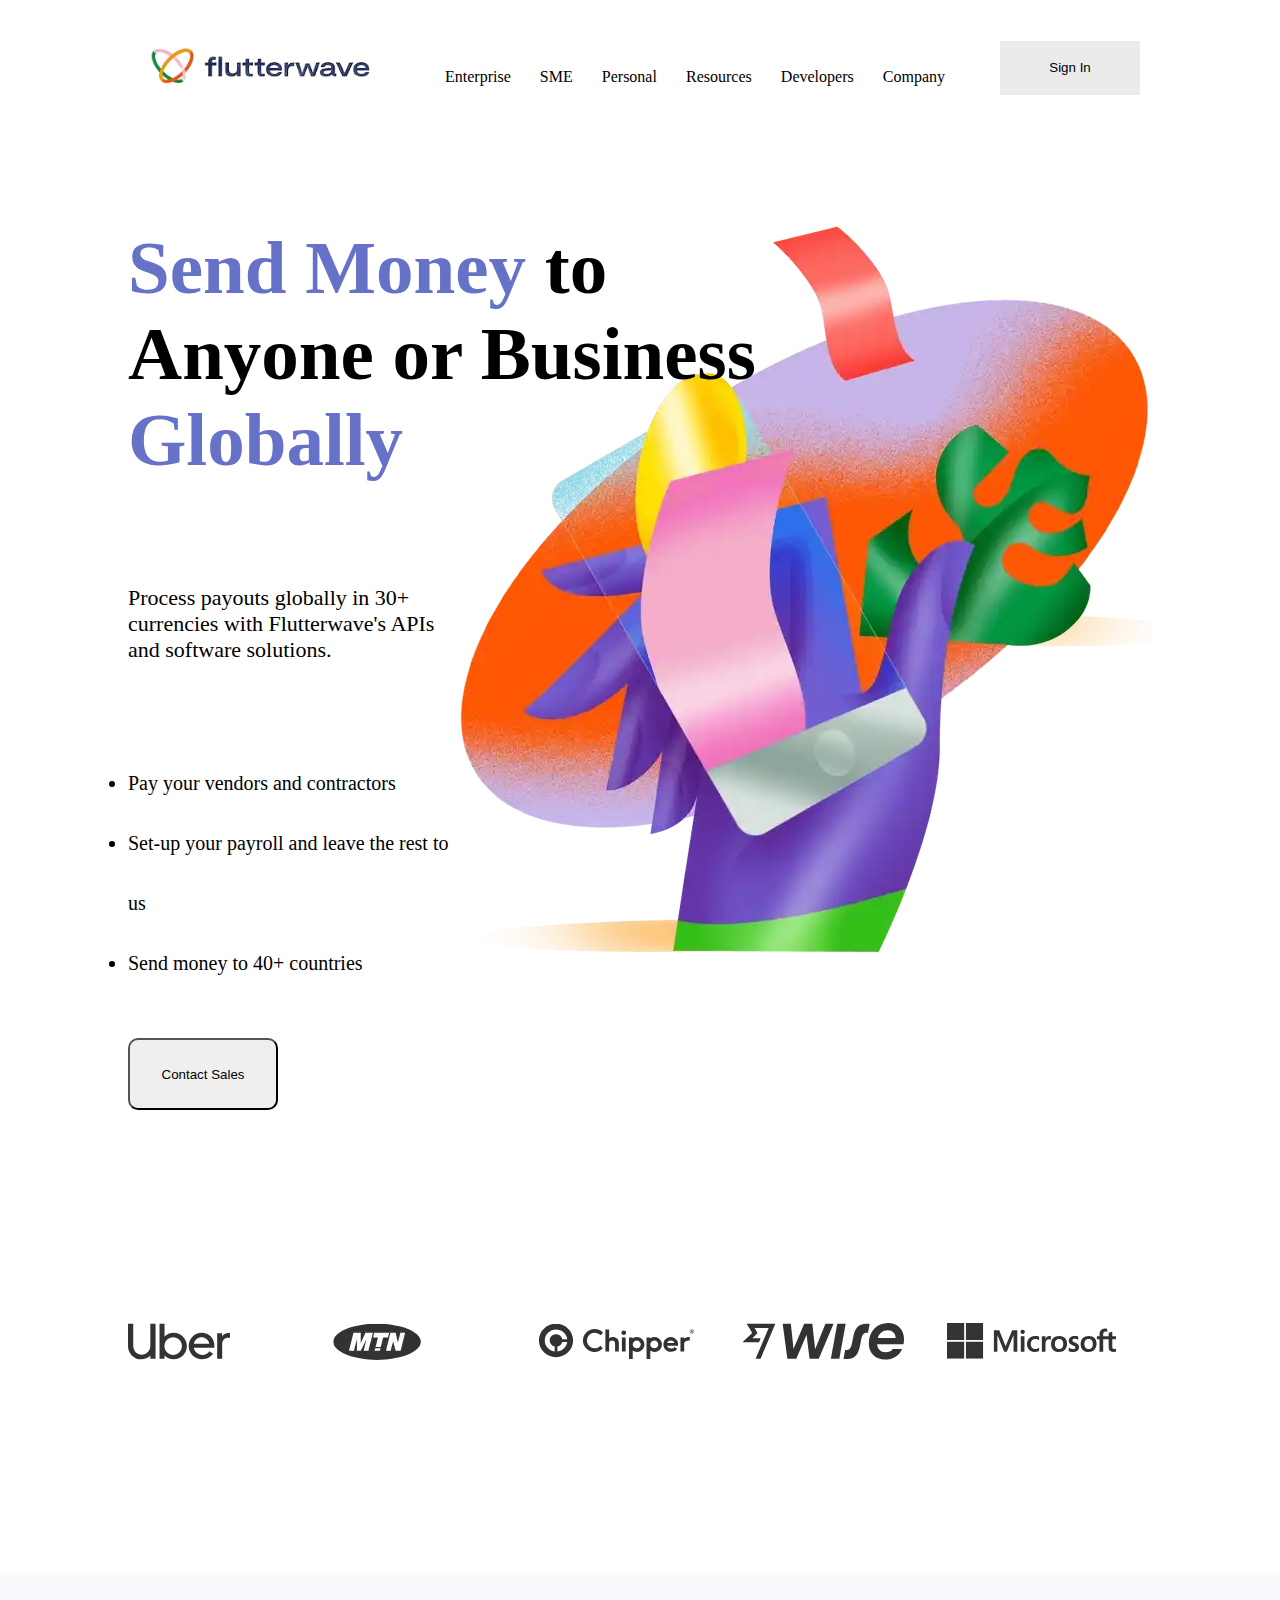
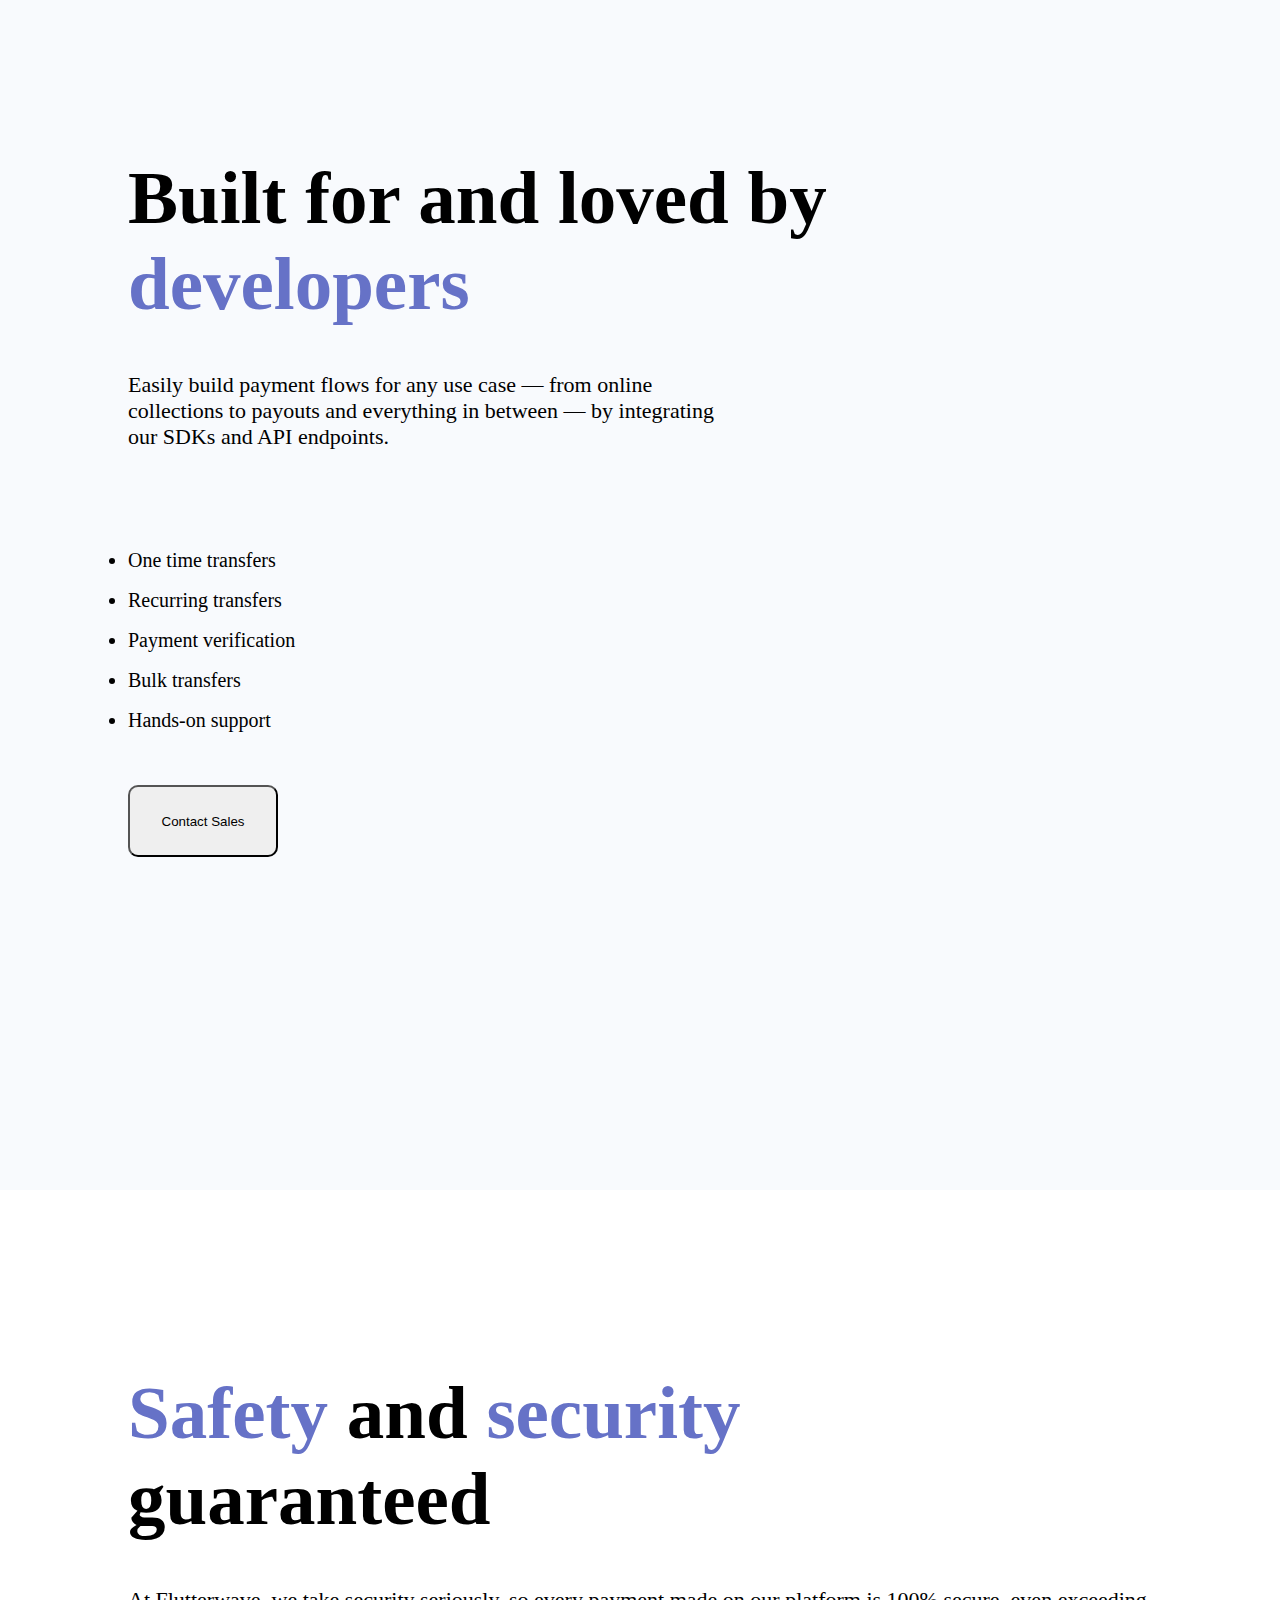
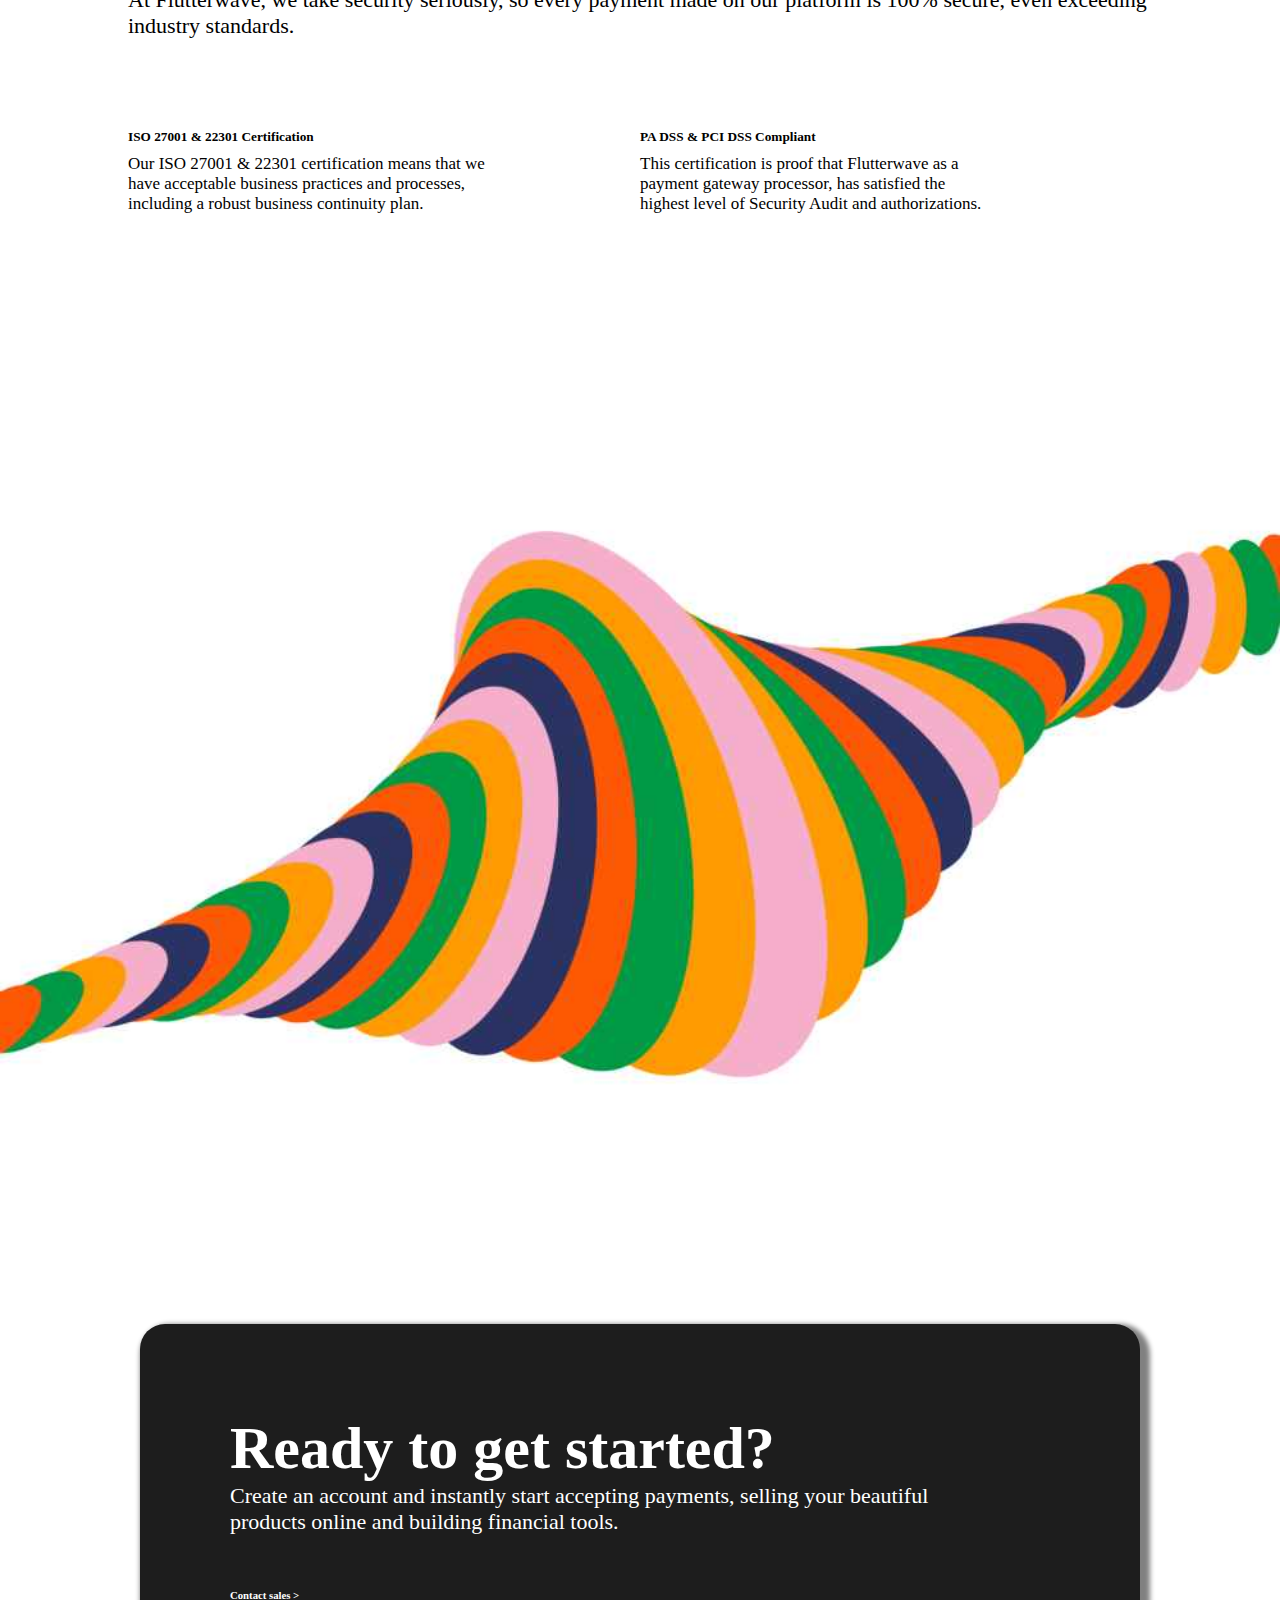
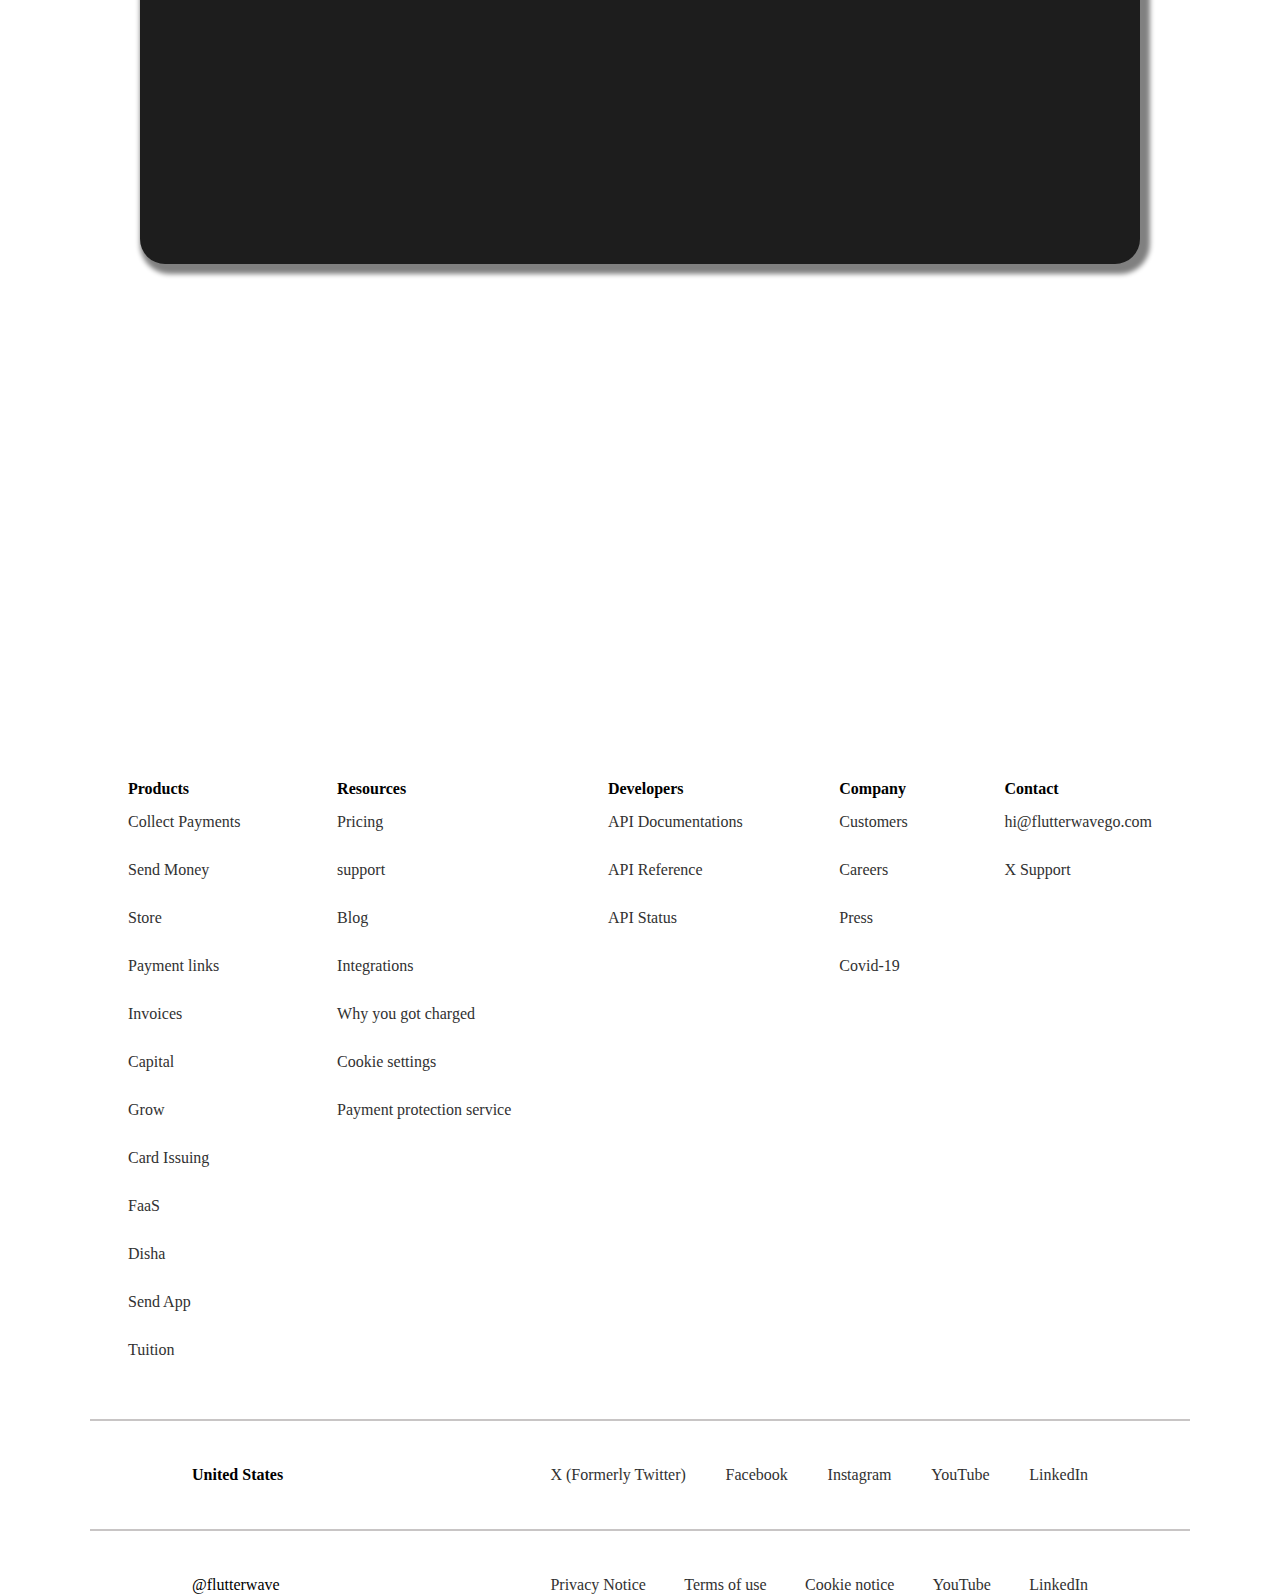
<file: payout.html>
<!DOCTYPE html>
<html lang="en">
<head>
    <meta charset="UTF-8">
    <meta name="viewport" content="width=device-width, initial-scale=1.0">
    <title>Payout</title>
    <link href="https://cdn.jsdelivr.net/npm/bootstrap@5.3.2/dist/css/bootstrap.min.css" rel="stylesheet" integrity="sha384-T3c6CoIi6uLrA9TneNEoa7RxnatzjcDSCmG1MXxSR1GAsXEV/Dwwykc2MPK8M2HN" crossorigin="anonymous">
    <link rel="stylesheet" href="https://cdnjs.cloudflare.com/ajax/libs/font-awesome/6.5.1/css/all.min.css" integrity="sha512-DTOQO9RWCH3ppGqcWaEA1BIZOC6xxalwEsw9c2QQeAIftl+Vegovlnee1c9QX4TctnWMn13TZye+giMm8e2LwA==" crossorigin="anonymous" referrerpolicy="no-referrer" />
    <link rel="stylesheet" href="./payout.css">
</head>
<body>
     <!-- HTML for header -->
     <header>
        <nav>
                <a href="./index.html"><img src="../Images/flutterwave-removebg-preview.png" alt="FLUTTERWAVE"></a>
            <div>
                <ul>
                    <li><a href="#">Enterprise</a>
                       <div id="tough">
                           <div>
                             <section><p>Payment Solution</p></section>
                             <section><p>Grow your business</p></section>
                           </div>
                           <div>
                              <section>
                                 <a href="#"><h6>Accept Online Payments</h6></a>
                                 <p>Easily receive online payments from around the world in different currencies.</p>
                              </section>
                              <section>
                                 <a href="/payout.html"><h6>Payout and Transfers</h6></a>
                                 <p>Experience effortless cross-border payouts and transfers in various currencies worldwide.</p>
                              </section>
                              <section>
                                 <a href="./swap.html"><h6>Swap</h6></a>
                                 <p>Swap your Naira for Dollars, Euros and Pounds</p>
                              </section>
                              <section>
                                 <a href="#"><h6>POS Systems</h6></a>
                                 <p>Point of Sale devices with multiple payment methods to grow your physical business.</p>
                              </section>
                              <section>
                                 <a href="./checkout.html"><h6>Checkout Demo</h6></a>
                                 <p>Experience checkout yourself.</p>
                              </section>
                           </div>
                       </div>
                    </li>
                    <li><a href="#">SME</a>
                        <div id="toughdropdown">
                            <div>
                                <section><p>Sell to anyone anywhere</p></section>
                                <section><p>Grow your business</p></section>
                            </div>
                            <div>
                                <section>
                                    <a href="#"><h6>Online Checkout</h6></a>
                                    <p>Add our checkout to your Shopify, WordPress, WooCommerce, Joomla and PrestaShop stores.</p>
                                </section>
                                <section>
                                    <a href="./swap.html"><h6>Swap</h6></a>
                                    <p>Swap your Naira for Dollars, Euros and Pounds</p>
                                </section>
                                <section>
                                    <a href="#"><h6>Payment links</h6></a>
                                    <p>Accept payments without writing code.</p>
                                </section>
                                <section>
                                    <a href="#"><h6>Invoices</h6></a>
                                    <p>Create and issue professional invoices for global payments.</p>
                                </section>
                                <section>
                                    <a href="#"><h6>POS Systems</h6></a>
                                    <p>Point of Sale devices with multiple payment methods to grow your physical business.</p>
                                </section>
                                <section>
                                    <a href="#"><h6>Disha for creators</h6></a>
                                    <p>Effortlessly create a free single-page website, sell products globally, no coding required.</p>
                                </section>
                                <section>
                                    <a href="#"><h6>Build your online Store</h6></a>
                                    <p>Create a free online store that helps you find customers, and accept payments globally.</p>
                                </section>
                                <section>
                                    <a href="#"><h6>Afritickets</h6></a>
                                    <p>Experience the integrated offering of lifestyle, business, event, and travel management services.</p>
                                </section>
                            </div>
                        </div>
                    </li>
                    <li><a href="#">Personal</a>
                        <div>
                            <section>
                                <a href="#"><h6>Send app</h6></a>
                                <p>Safely, quickly and conveniently send money to the people who matter most to you.</p>
                            </section>
                            <section>
                                <a href="#"><h6>Market</h6></a>
                                <p>Discover, shop and get your items delivered to you from your favourite online businesses.
                                </p>
                            </section>
                            <section>
                                <a href="./swap.html"><h6>Swap</h6></a>
                                <p>Swap your Naira for Dollars, Euros and Pounds</p>
                            </section>
                            <section>
                                <a href="#"><h6>Buy Events Ticket</h6></a>
                                <p>Conveniently find events you love and buy your tickets.</p>
                            </section>
                            <section>
                                <a href="#"><h6>Tuition</h6></a>
                                <p>Quick and easy tuition fee payments to African and international schools.</p>
                            </section>
                            <section>
                                <p><i class="fa-solid fa-qrcode"></i> Scan to download Send App Mobile</p>
                            </section>
                        </div>
                    </li>
                    <li><a href="#">Resources</a>
                        <div>
                            <ul>
                                <a href="./pricing.html"><li>Pricing</li></a>
                                <a href="#"><li>Blog</li></a>
                                <a href="#"><li>Customer case studies</li></a>
                                <a href="#"><li>Integrations</li></a>
                            </ul>
                        </div>
                    </li>
                    <li><a href="#">Developers</a>
                        <div>
                            <ul>
                                <a href="#"><li>API Documentations</li></a>
                                <a href="#"><li>API Reference</li></a>
                                <a href="#"><li>API Status</li></a>
                            </ul>
                        </div>
                    </li>
                    <li><a href="#">Company</a>
                        <div>
                            <ul>
                                <a href="#"><li>Careers</li></a>
                                <a href="#"><li>Press</li></a>
                            </ul>
                        </div>
                    </li>
                </ul>
            </div>
            <button type="button" class="btn btn-secondary" id="button1">Sign In</button>
            <div id="bars"></div>
        </nav>
    </header>
    <!-- HTML for section1 -->
    <div id="section1">
        <div>
            <h1><span>Send Money </span>to Anyone or Business <span>Globally</span></h1>
            <p>Process payouts globally in 30+ currencies with Flutterwave's APIs and software solutions.</p>
            <ul>
                <li>Pay your vendors and contractors</li>
                <li>Set-up your payroll and leave the rest to us</li>
                <li>Send money to 40+ countries</li>
            </ul>
            <button type="button" class="btn btn-dark">Contact Sales</button>
        </div>
        <div>
            <img src="../Images/flutterwave7.webp" alt="">
        </div>
    </div>
    <div id="section2o1">
        <section><img src="../Images/uber.webp" alt=""></section>
        <section><img src="../Images/mtn.webp" alt=""></section>
        <section><img src="../Images/chipper.webp" alt=""></section>
        <section><img src="../Images/wise.webp" alt=""></section>
        <section><img src="../Images/microsoft.webp" alt=""></section>
    </div>
    <!-- HTML for section2 -->
    <div id="section2">
        <h1>Built for and loved by <span>developers</span></h1>
        <p>Easily build payment flows for any use case — from online collections to payouts and everything in between — by integrating our SDKs and API endpoints.</p>
        <ul>
            <li>One time transfers</li>
            <li>Recurring transfers</li>
            <li>Payment verification</li>
            <li>Bulk transfers</li>
            <li>Hands-on support</li>
        </ul>
        <button type="button" class="btn btn-dark">Contact Sales</button>
    </div>
    <!-- HTML for section3 -->
    <div id="section3">
        <h1><span>Safety</span> and <span>security</span> guaranteed</h1>
        <p>At Flutterwave, we take security seriously, so every payment made on our platform is 100% secure, even exceeding industry standards.</p>
        <div>
            <section>
                <h5><strong>ISO 27001 & 22301 Certification</strong></h5>
                <p>Our ISO 27001 & 22301 certification means that we have acceptable business practices and processes, including a robust business continuity plan.</p>
            </section>
            <section>
                <h5><strong>PA DSS & PCI DSS Compliant</strong></h5>
                <p>This certification is proof that Flutterwave as a payment gateway processor, has satisfied the highest level of Security Audit and authorizations.</p>
            </section>
        </div>
    </div>
    <div id="section2o3">
        <img src="../Images/flutterwave8.jpeg" alt="">
        <div id="box">
            <h1>Ready to get started?</h1>
            <p>Create an account and instantly start accepting payments, selling your beautiful products online and building financial tools.</p><br><br><br>
            <h6>Contact sales ></h6>
        </div>
    </div>
    <!-- HTML for footer -->
    <footer>
        <div id="footer">
            <div>
                <p><strong>Products</strong></p>
                <ul>
                    <li><a href="">Collect Payments</a></li>
                    <li><a href="">Send Money</a></li>
                    <li><a href="">Store</a></li>
                    <li><a href="">Payment links</a></li>
                    <li><a href="">Invoices</a></li>
                    <li><a href="">Capital</a></li>
                    <li><a href="">Grow</a></li>
                    <li><a href="">Card Issuing</a></li>
                    <li><a href="">FaaS</a></li>
                    <li><a href="">Disha</a></li>
                    <li><a href="">Send App</a></li>
                    <li><a href="">Tuition</a></li>
                </ul>
            </div>
            <div>
                <p><strong>Resources</strong></p>
                <ul>
                    <li><a href="">Pricing</a></li>
                    <li><a href="">support</a></li>
                    <li><a href="">Blog</a></li>
                    <li><a href="">Integrations</a></li>
                    <li><a href="">Why you got charged</a></li>
                    <li><a href="">Cookie settings</a></li>
                    <li><a href="">Payment protection service</a></li>
                </ul>
            </div>
            <div>
                <p><strong>Developers</strong></p>
                <ul>
                    <li><a href="">API Documentations</a></li>
                    <li><a href="">API Reference</a></li>
                    <li><a href="">API Status</a></li>
                </ul>
            </div>
            <div>
                <p><strong>Company</strong></p>
                <ul>
                    <li><a href="">Customers</a></li>
                    <li><a href="">Careers</a></li>
                    <li><a href="">Press</a></li>
                    <li><a href="">Covid-19</a></li>
                </ul>
            </div>
            <div>
                <p><strong>Contact</strong></p>
                <ul>
                    <li><a href="">hi@flutterwavego.com</a></li>
                    <li><a href="">X Support</a></li>
                </ul>
            </div>
        </div>
        <div id="line"></div>
        <div id="section2of">
            <div>
                <p><strong>United States</strong> <i class="fa-solid fa-angle-down"></i> </p>
            </div>
            <div>
                <ul>
                    <li><a href="">X (Formerly Twitter)</a></li>
                    <li><a href="">Facebook</a></li>
                    <li><a href="">Instagram</a></li>
                    <li><a href="">YouTube</a></li>
                    <li><a href="">LinkedIn</a></li>
                </ul>
            </div>
        </div>
        <div id="line"></div>
        <div id="section2of">
            <div>
                <p>@flutterwave</p>
            </div>
            <div>
                <ul>
                    <li><a href="">Privacy Notice</a></li>
                    <li><a href="">Terms of use</a></li>
                    <li><a href="">Cookie notice</a></li>
                    <li><a href="">YouTube</a></li>
                    <li><a href="">LinkedIn</a></li>
                </ul>
            </div>
        </div>
     </footer>
     <footer id="footerb">
        <div>
            <p><strong>Products</strong></p>
            <p><strong><i class="fa-solid fa-angle-down"></i></strong></p>
        </div>
        <div>
            <p><strong>Resources</strong></p>
            <p><strong><i class="fa-solid fa-angle-down"></i></strong></p>
        </div>
        <div>
            <p><strong>Developers</strong></p>
            <p><strong><i class="fa-solid fa-angle-down"></i></strong></p>
        </div>
        <div>
            <p><strong>Contacts</strong></p>
            <p><strong><i class="fa-solid fa-angle-down"></i></strong></p>
        </div>
        <div>
            <p><strong>Connects</strong></p>
            <p><strong><i class="fa-solid fa-angle-down"></i></strong></p>
        </div>
        <div>
            <p><strong>United States</strong> <i class="fa-solid fa-angle-down"></i> </p>
        </div>
        <div>
            <p><strong>Legal</strong></p>
            <p><strong><i class="fa-solid fa-angle-down"></i></strong></p>
        </div>
        <div>
            <p>@ Flutterwave</p>
        </div>
     </footer>
</body>
<script src="https://cdn.jsdelivr.net/npm/bootstrap@5.3.2/dist/js/bootstrap.bundle.min.js" integrity="sha384-C6RzsynM9kWDrMNeT87bh95OGNyZPhcTNXj1NW7RuBCsyN/o0jlpcV8Qyq46cDfL" crossorigin="anonymous"></script>
</html>
</file>
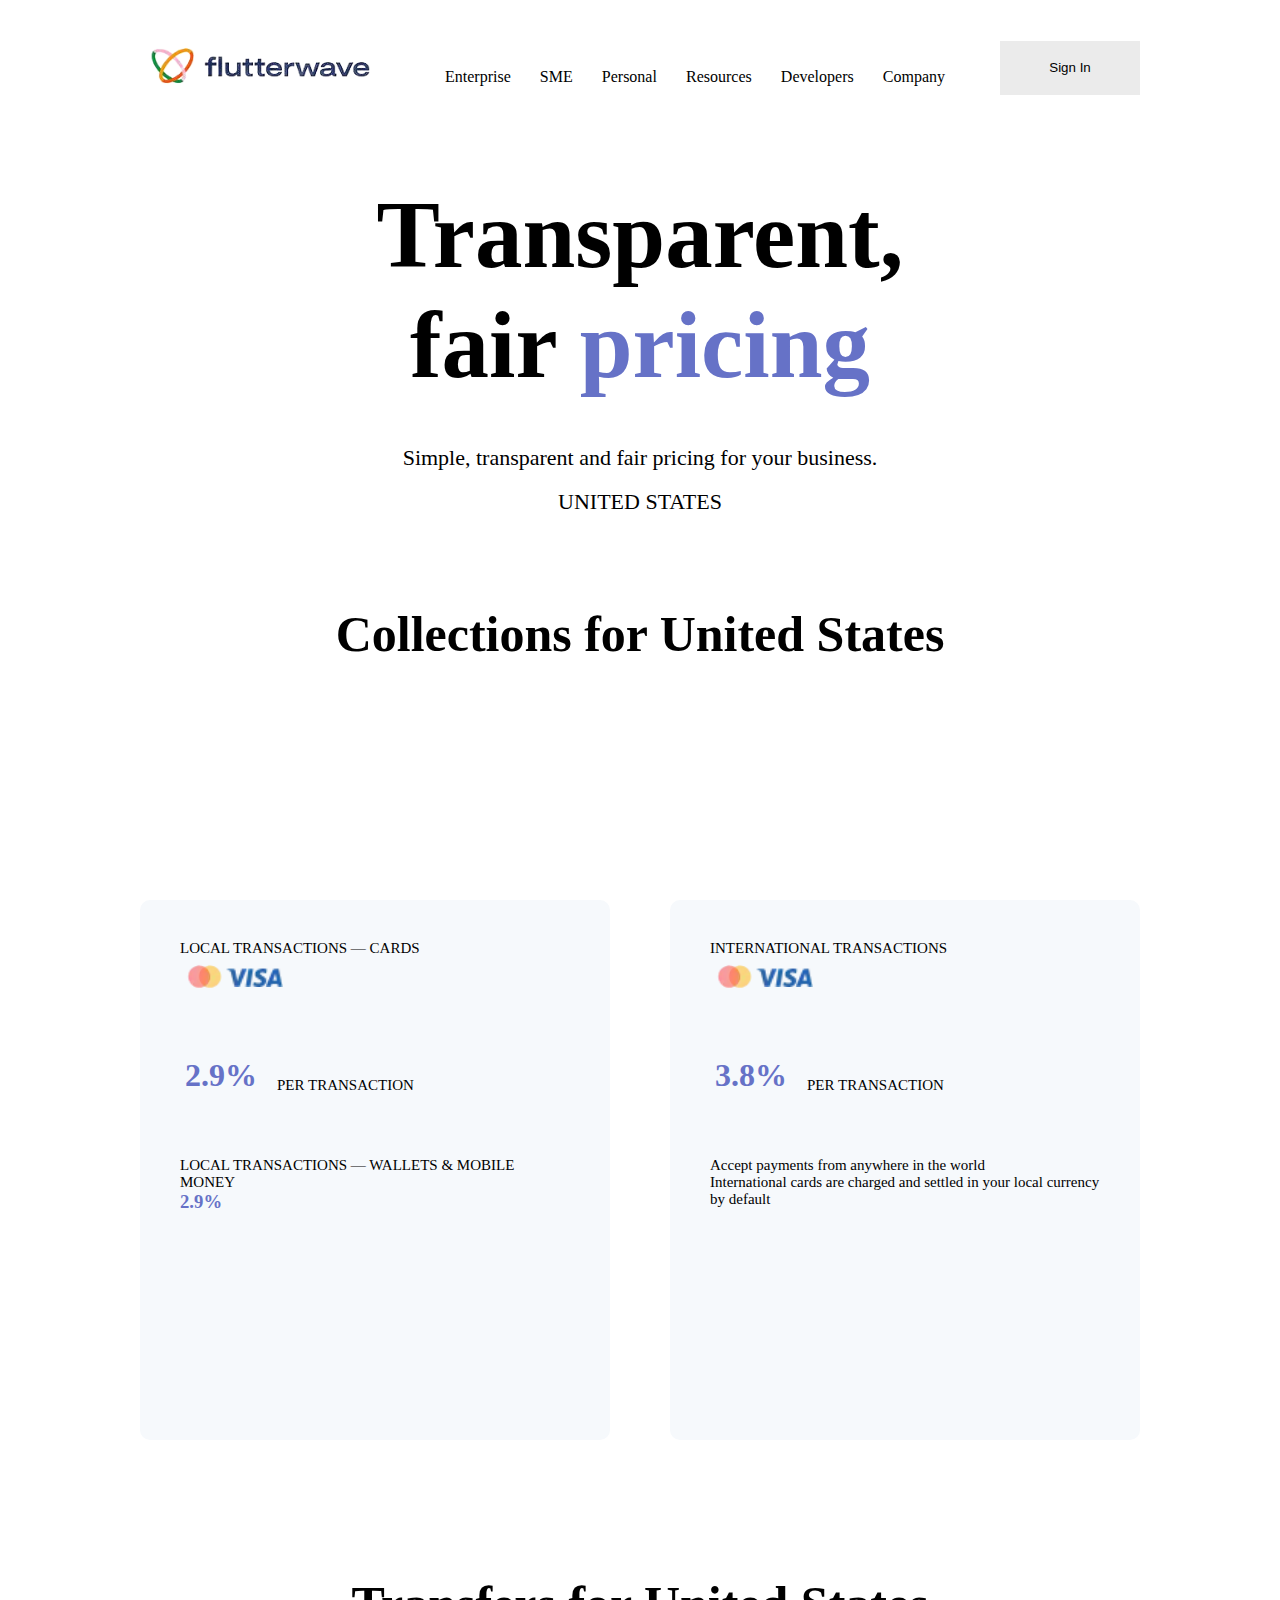
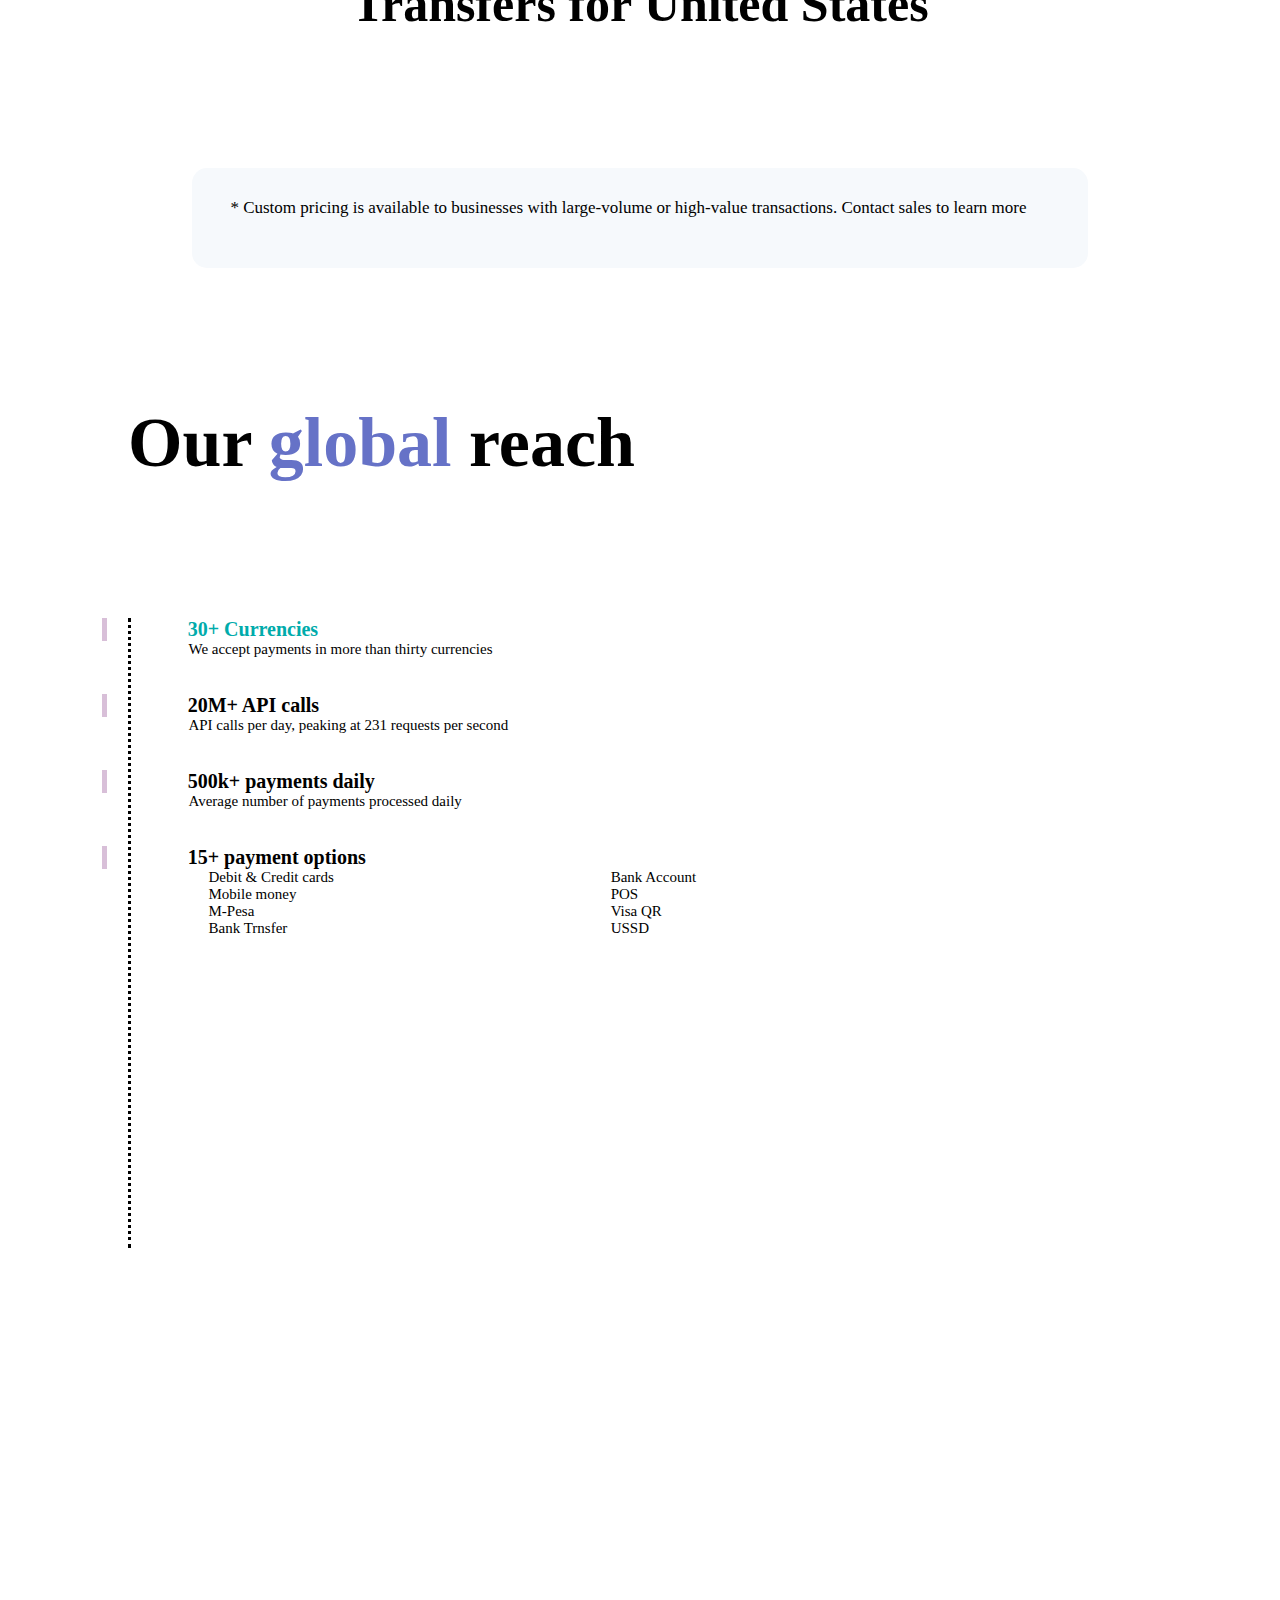
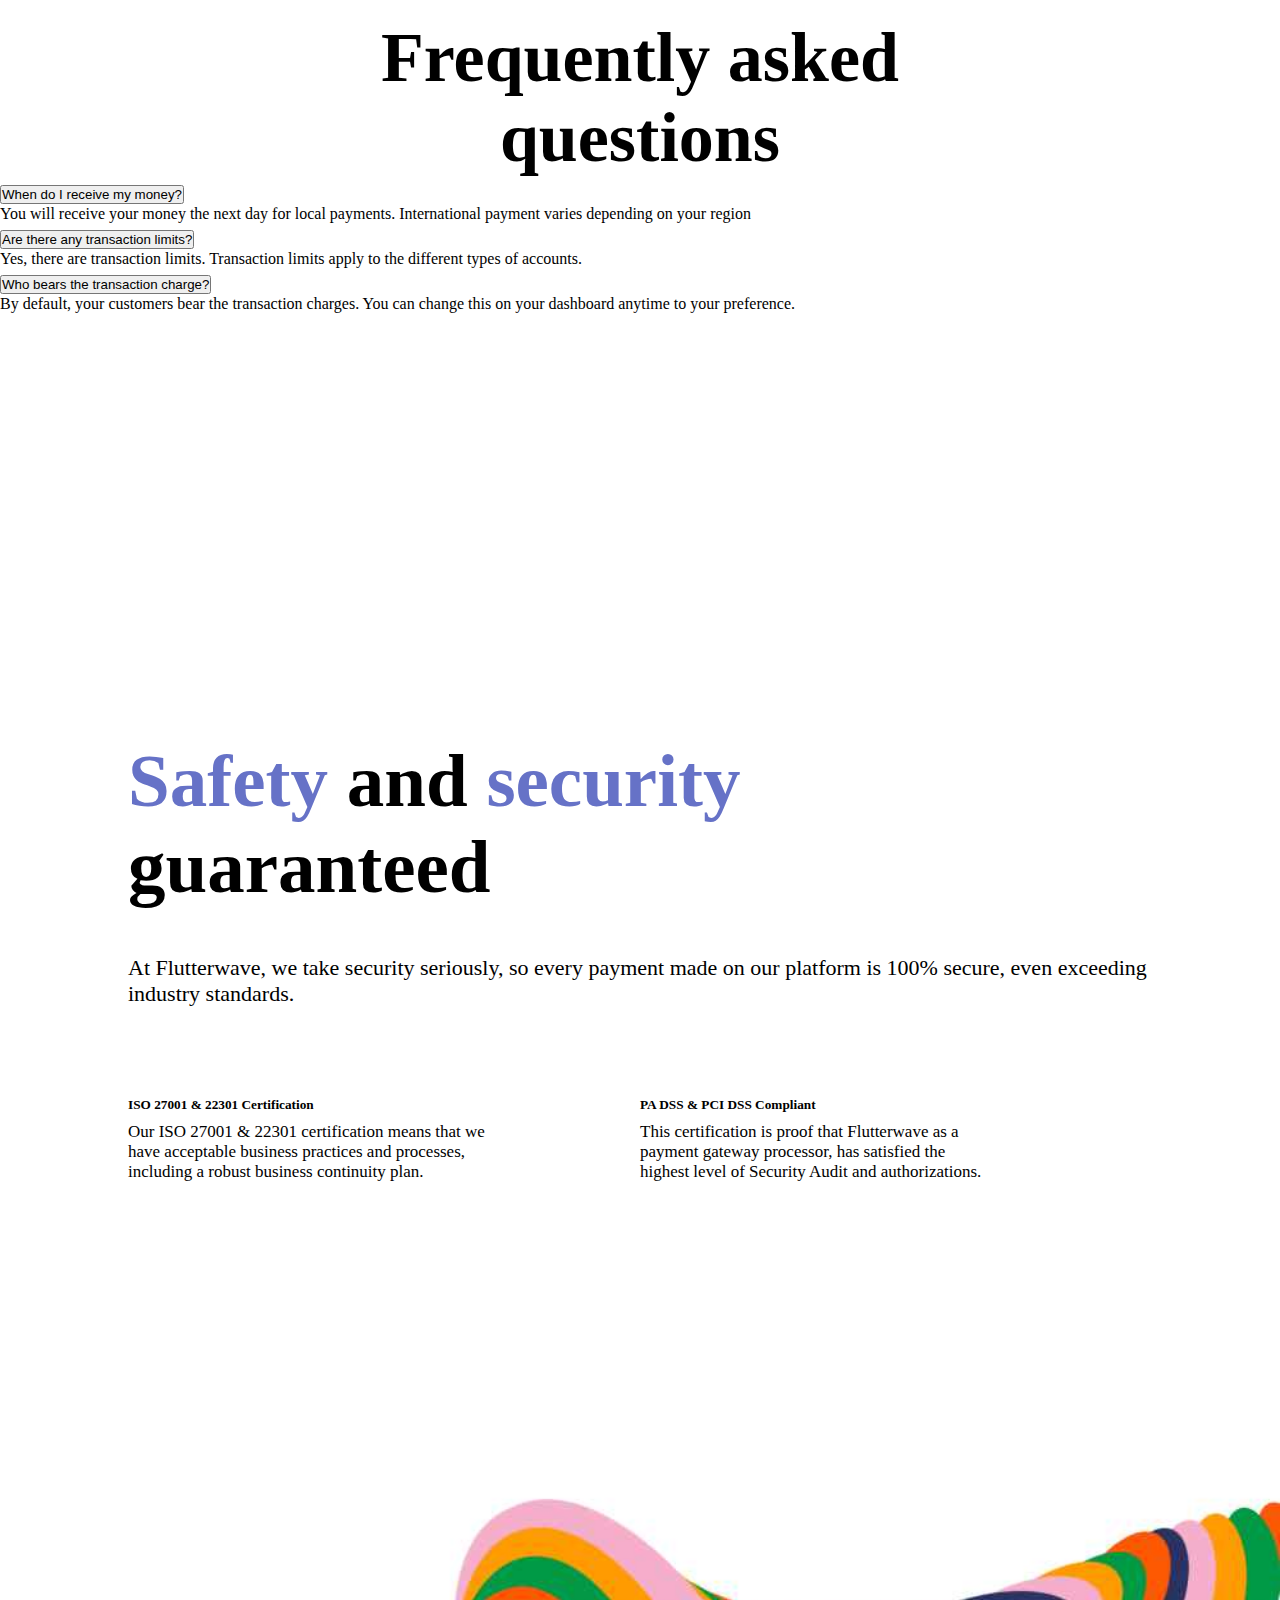
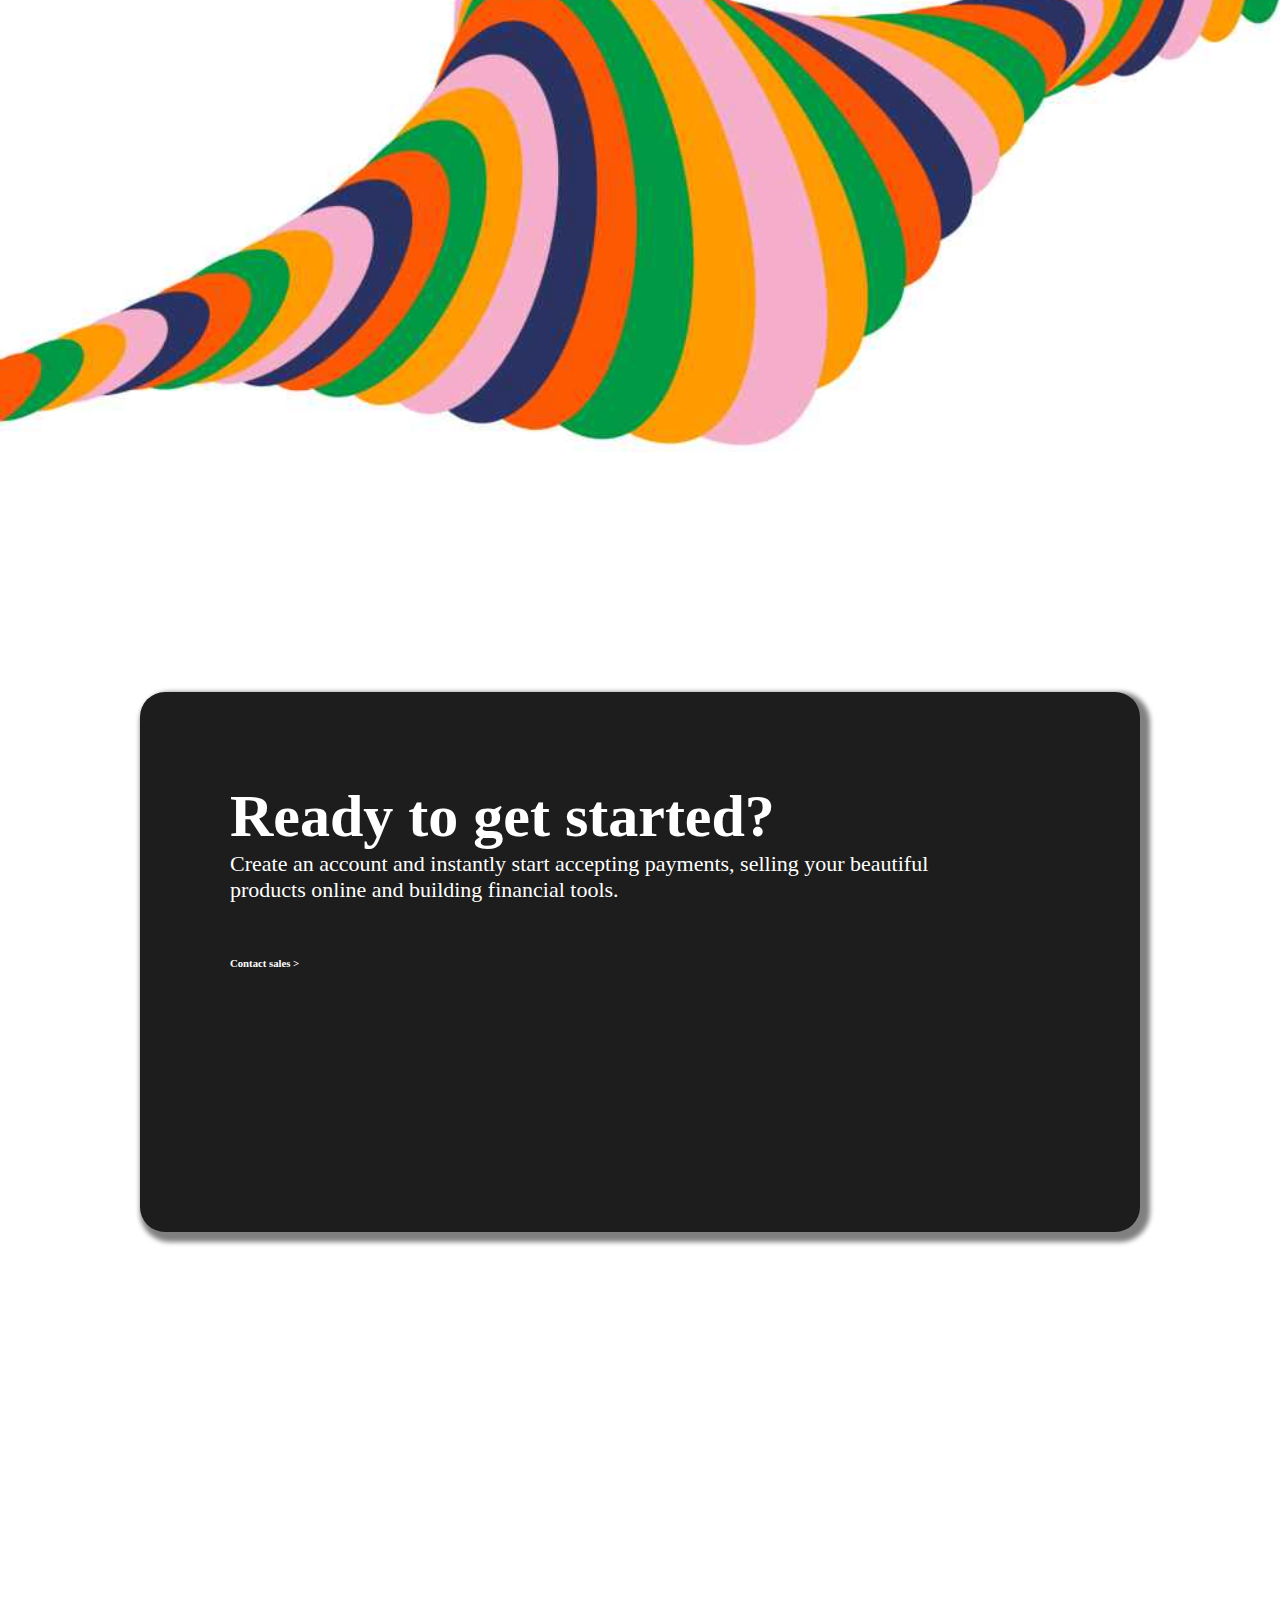
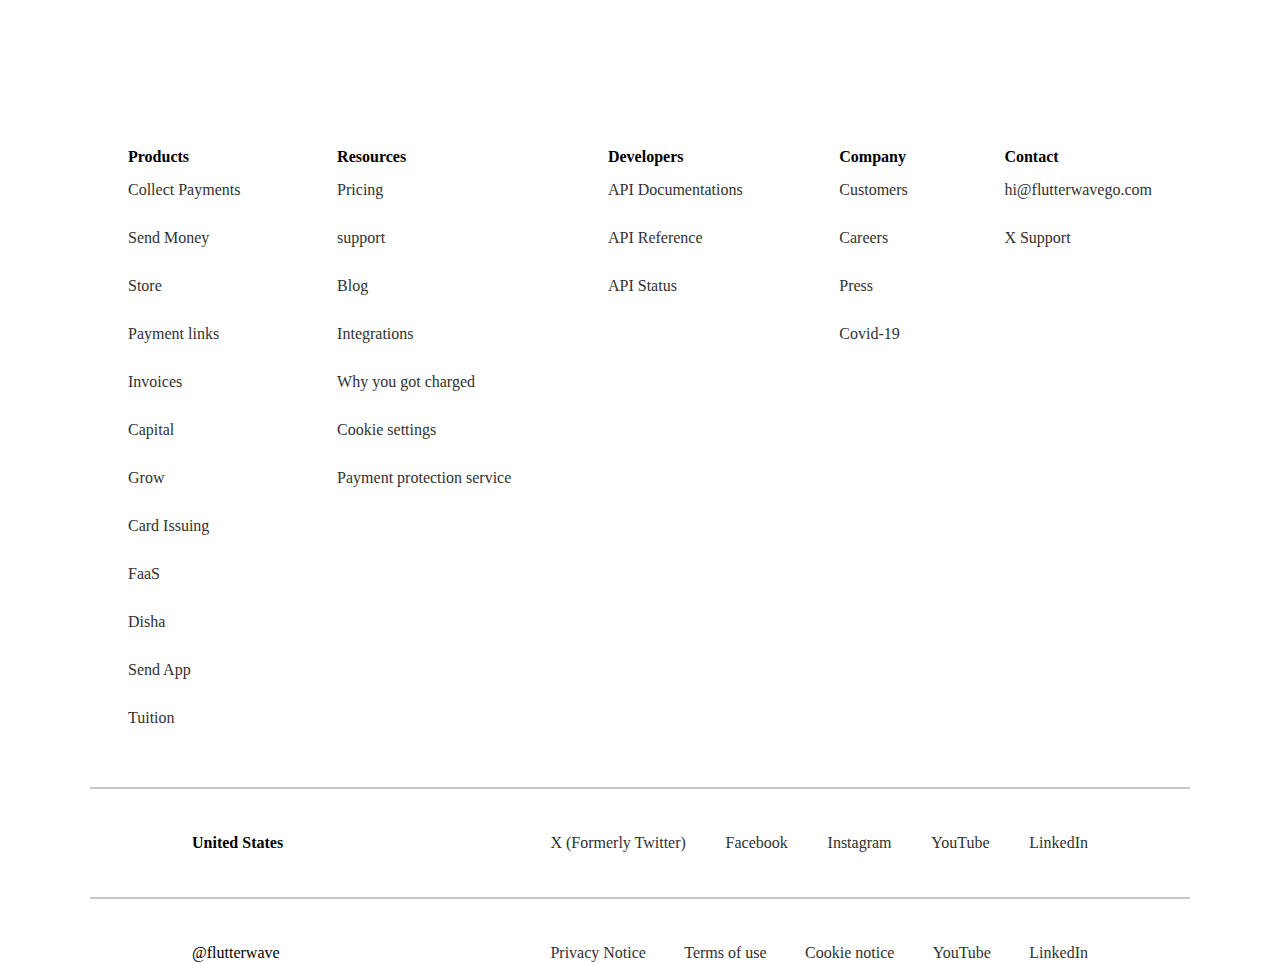
<file: pricing.html>
<!DOCTYPE html>
<html lang="en">
<head>
    <meta charset="UTF-8">
    <meta name="viewport" content="width=device-width, initial-scale=1.0">
    <title>Pricing</title>
    <link href="https://cdn.jsdelivr.net/npm/bootstrap@5.3.2/dist/css/bootstrap.min.css" rel="stylesheet" integrity="sha384-T3c6CoIi6uLrA9TneNEoa7RxnatzjcDSCmG1MXxSR1GAsXEV/Dwwykc2MPK8M2HN" crossorigin="anonymous">
    <link rel="stylesheet" href="https://cdnjs.cloudflare.com/ajax/libs/font-awesome/6.5.1/css/all.min.css" integrity="sha512-DTOQO9RWCH3ppGqcWaEA1BIZOC6xxalwEsw9c2QQeAIftl+Vegovlnee1c9QX4TctnWMn13TZye+giMm8e2LwA==" crossorigin="anonymous" referrerpolicy="no-referrer" />
    <link rel="stylesheet" href="./pricing.css">
</head>
<body>
     <!-- HTML for header -->
     <header>
        <nav>
                <a href="/index.html"><img src="../Images/flutterwave-removebg-preview.png" alt="FLUTTERWAVE"></a>
            <div>
                <ul>
                    <li><a href="#">Enterprise</a>
                       <div id="tough">
                           <div>
                             <section><p>Payment Solution</p></section>
                             <section><p>Grow your business</p></section>
                           </div>
                           <div>
                              <section>
                                 <a href="#"><h6>Accept Online Payments</h6></a>
                                 <p>Easily receive online payments from around the world in different currencies.</p>
                              </section>
                              <section>
                                 <a href="./payout.html"><h6>Payout and Transfers</h6></a>
                                 <p>Experience effortless cross-border payouts and transfers in various currencies worldwide.</p>
                              </section>
                              <section>
                                 <a href="./swap.html"><h6>Swap</h6></a>
                                 <p>Swap your Naira for Dollars, Euros and Pounds</p>
                              </section>
                              <section>
                                 <a href="#"><h6>POS Systems</h6></a>
                                 <p>Point of Sale devices with multiple payment methods to grow your physical business.</p>
                              </section>
                              <section>
                                 <a href="./checkout.html"><h6>Checkout Demo</h6></a>
                                 <p>Experience checkout yourself.</p>
                              </section>
                           </div>
                       </div>
                    </li>
                    <li><a href="#">SME</a>
                        <div id="toughdropdown">
                            <div>
                                <section><p>Sell to anyone anywhere</p></section>
                                <section><p>Grow your business</p></section>
                            </div>
                            <div>
                                <section>
                                    <a href="#"><h6>Online Checkout</h6></a>
                                    <p>Add our checkout to your Shopify, WordPress, WooCommerce, Joomla and PrestaShop stores.</p>
                                </section>
                                <section>
                                    <a href="./swap.html"><h6>Swap</h6></a>
                                    <p>Swap your Naira for Dollars, Euros and Pounds</p>
                                </section>
                                <section>
                                    <a href="#"><h6>Payment links</h6></a>
                                    <p>Accept payments without writing code.</p>
                                </section>
                                <section>
                                    <a href="#"><h6>Invoices</h6></a>
                                    <p>Create and issue professional invoices for global payments.</p>
                                </section>
                                <section>
                                    <a href="#"><h6>POS Systems</h6></a>
                                    <p>Point of Sale devices with multiple payment methods to grow your physical business.</p>
                                </section>
                                <section>
                                    <a href="#"><h6>Disha for creators</h6></a>
                                    <p>Effortlessly create a free single-page website, sell products globally, no coding required.</p>
                                </section>
                                <section>
                                    <a href="#"><h6>Build your online Store</h6></a>
                                    <p>Create a free online store that helps you find customers, and accept payments globally.</p>
                                </section>
                                <section>
                                    <a href="#"><h6>Afritickets</h6></a>
                                    <p>Experience the integrated offering of lifestyle, business, event, and travel management services.</p>
                                </section>
                            </div>
                        </div>
                    </li>
                    <li><a href="#">Personal</a>
                        <div>
                            <section>
                                <a href="#"><h6>Send app</h6></a>
                                <p>Safely, quickly and conveniently send money to the people who matter most to you.</p>
                            </section>
                            <section>
                                <a href="#"><h6>Market</h6></a>
                                <p>Discover, shop and get your items delivered to you from your favourite online businesses.
                                </p>
                            </section>
                            <section>
                                <a href="./swap.html"><h6>Swap</h6></a>
                                <p>Swap your Naira for Dollars, Euros and Pounds</p>
                            </section>
                            <section>
                                <a href="#"><h6>Buy Events Ticket</h6></a>
                                <p>Conveniently find events you love and buy your tickets.</p>
                            </section>
                            <section>
                                <a href="#"><h6>Tuition</h6></a>
                                <p>Quick and easy tuition fee payments to African and international schools.</p>
                            </section>
                            <section>
                                <p><i class="fa-solid fa-qrcode"></i> Scan to download Send App Mobile</p>
                            </section>
                        </div>
                    </li>
                    <li><a href="#">Resources</a>
                        <div>
                            <ul>
                                <a href="./pricing.html"><li>Pricing</li></a>
                                <a href="#"><li>Blog</li></a>
                                <a href="#"><li>Customer case studies</li></a>
                                <a href="#"><li>Integrations</li></a>
                            </ul>
                        </div>
                    </li>
                    <li><a href="#">Developers</a>
                        <div>
                            <ul>
                                <a href="#"><li>API Documentations</li></a>
                                <a href="#"><li>API Reference</li></a>
                                <a href="#"><li>API Status</li></a>
                            </ul>
                        </div>
                    </li>
                    <li><a href="#">Company</a>
                        <div>
                            <ul>
                                <a href="#"><li>Careers</li></a>
                                <a href="#"><li>Press</li></a>
                            </ul>
                        </div>
                    </li>
                </ul>
            </div>
            <button type="button" class="btn btn-secondary" id="button1">Sign In</button>
            <div id="bars"></div>
        </nav>
    </header>
    <div id="section1">
        <h1>Transparent, fair <span>pricing</span></h1>
        <p>Simple, transparent and fair pricing for your business.</p><br>
        <P>UNITED STATES</P>
        <h3>Collections for United States</h3>
    </div>
    <div id="section2o1">
        <div>
            <section>
                <p>LOCAL TRANSACTIONS — CARDS</p>
                <div>
                    <img src="../Images/mastercard logo.webp" alt="">
                    <img src="../Images/visalogo.webp" alt="">
                </div>
                <div>
                    <h1>2.9%</h1>
                    <p>PER TRANSACTION</p>
                </div>
                <p>LOCAL TRANSACTIONS — WALLETS & MOBILE MONEY</p>
                <h3>2.9%</h3>
            </section>
            <section>
                <p>INTERNATIONAL TRANSACTIONS</p>
                <div>
                    <img src="../Images/mastercard logo.webp" alt="">
                    <img src="../Images/visalogo.webp" alt="">
                </div>
                <div>
                    <h1>3.8%</h1>
                    <p>PER TRANSACTION</p>
                </div>
                <p>Accept payments from anywhere in the world</p>
                <p>International cards are charged and settled in your local currency by default</p>
            </section>
        </div>
        <h2>Transfers for United States</h2>
    </div>
    <div id="small">
        <p>* Custom pricing is available to businesses with large-volume or high-value transactions. Contact sales to learn more</p>
    </div>
    <!-- HTML for section2 -->
   <div id="section2">
    <h1>Our <span>global</span> reach</h1>
    <div class="row" id="section1o2">
       <div class="col-5">
              <h1><a href="">30+ Currencies</a></h1>
              <p>We accept payments in more than thirty currencies</p>
              <br><br>
              <h1>20M+ API calls</h1>
              <p>API calls per day, peaking at 231 requests per second</p>
              <br><br>
              <h1>500k+ payments daily</h1>
              <p>Average number of payments processed daily</p>
              <br><br>
              <h1>15+ payment options</h1>
              <div id="smally">
                  <div>
                    <p>Debit & Credit cards</p>
                    <p>Mobile money</p>
                    <p>M-Pesa</p>
                    <p>Bank Trnsfer</p>
                  </div>
                  <div>
                    <p>Bank Account</p>
                    <p>POS</p>
                    <p>Visa QR</p>
                    <p>USSD</p>
                  </div>
              </div>
       </div>
       <div class="col-7" id="earth"></div>
    </div>
      <div id="section1o2b">
             <h1><a href="">30+ Currencies</a></h1>
             <p>We accept payments in more than thirty currencies</p>
             <br><br>
             <h1>20M+ API calls</h1>
             <p>API calls per day, peaking at 231 requests per second</p>
             <br><br>
             <h1>500k+ payments daily</h1>
             <p>Average number of payments processed daily</p>
             <br><br>
             <h1>15+ payment options</h1>
             <div id="smally">
                 <div>
                   <p>Debit & Credit cards</p>
                   <p>Mobile money</p>
                   <p>M-Pesa</p>
                   <p>Bank Trnsfer</p>
                 </div>
                 <div>
                   <p>Bank Account</p>
                   <p>POS</p>
                   <p>Visa QR</p>
                   <p>USSD</p>
                 </div>
             </div>
      </div>
      <div id="earthb"></div>
   </div>
   <!-- HTML for section3 -->
   <div id="section3">
      <h1>Frequently asked questions</h1>
      <div class="accordion" id="accordionExample">
        <div class="accordion-item">
          <h2 class="accordion-header">
            <button class="accordion-button collapsed" type="button" data-bs-toggle="collapse" data-bs-target="#collapseOne" aria-expanded="false" aria-controls="collapseOne">
                When do I receive my money?
            </button>
          </h2>
          <div id="collapseOne" class="accordion-collapse collapse" data-bs-parent="#accordionExample">
            <div class="accordion-body">
                You will receive your money the next day for local payments. International payment varies depending on your region
            </div>
          </div>
        </div>
        <div class="accordion-item">
          <h2 class="accordion-header">
            <button class="accordion-button collapsed" type="button" data-bs-toggle="collapse" data-bs-target="#collapseTwo" aria-expanded="false" aria-controls="collapseTwo">
                Are there any transaction limits?
            </button>
          </h2>
          <div id="collapseTwo" class="accordion-collapse collapse" data-bs-parent="#accordionExample">
            <div class="accordion-body">
                Yes, there are transaction limits. Transaction limits apply to the different types of accounts.
            </div>
          </div>
        </div>
        <div class="accordion-item">
          <h2 class="accordion-header">
            <button class="accordion-button collapsed" type="button" data-bs-toggle="collapse" data-bs-target="#collapseThree" aria-expanded="false" aria-controls="collapseThree">
              Who bears the transaction charge?
            </button>
          </h2>
          <div id="collapseThree" class="accordion-collapse collapse" data-bs-parent="#accordionExample">
            <div class="accordion-body">
                By default, your customers bear the transaction charges. You can change this on your dashboard anytime to your preference.
            </div>
          </div>
        </div>
      </div>
   </div>
    <!-- HTML for section4 -->
    <div id="section4">
        <h1><span>Safety</span> and <span>security</span> guaranteed</h1>
        <p>At Flutterwave, we take security seriously, so every payment made on our platform is 100% secure, even exceeding industry standards.</p>
        <div>
            <section>
                <h5><strong>ISO 27001 & 22301 Certification</strong></h5>
                <p>Our ISO 27001 & 22301 certification means that we have acceptable business practices and processes, including a robust business continuity plan.</p>
            </section>
            <section>
                <h5><strong>PA DSS & PCI DSS Compliant</strong></h5>
                <p>This certification is proof that Flutterwave as a payment gateway processor, has satisfied the highest level of Security Audit and authorizations.</p>
            </section>
        </div>
    </div>
    <div id="section2o4">
        <img src="../Images/flutterwave8.jpeg" alt="">
        <div id="box">
            <h1>Ready to get started?</h1>
            <p>Create an account and instantly start accepting payments, selling your beautiful products online and building financial tools.</p><br><br><br>
            <h6>Contact sales ></h6>
        </div>
    </div>
    <!-- HTML for footer -->
    <footer>
        <div id="footer">
            <div>
                <p><strong>Products</strong></p>
                <ul>
                    <li><a href="">Collect Payments</a></li>
                    <li><a href="">Send Money</a></li>
                    <li><a href="">Store</a></li>
                    <li><a href="">Payment links</a></li>
                    <li><a href="">Invoices</a></li>
                    <li><a href="">Capital</a></li>
                    <li><a href="">Grow</a></li>
                    <li><a href="">Card Issuing</a></li>
                    <li><a href="">FaaS</a></li>
                    <li><a href="">Disha</a></li>
                    <li><a href="">Send App</a></li>
                    <li><a href="">Tuition</a></li>
                </ul>
            </div>
            <div>
                <p><strong>Resources</strong></p>
                <ul>
                    <li><a href="">Pricing</a></li>
                    <li><a href="">support</a></li>
                    <li><a href="">Blog</a></li>
                    <li><a href="">Integrations</a></li>
                    <li><a href="">Why you got charged</a></li>
                    <li><a href="">Cookie settings</a></li>
                    <li><a href="">Payment protection service</a></li>
                </ul>
            </div>
            <div>
                <p><strong>Developers</strong></p>
                <ul>
                    <li><a href="">API Documentations</a></li>
                    <li><a href="">API Reference</a></li>
                    <li><a href="">API Status</a></li>
                </ul>
            </div>
            <div>
                <p><strong>Company</strong></p>
                <ul>
                    <li><a href="">Customers</a></li>
                    <li><a href="">Careers</a></li>
                    <li><a href="">Press</a></li>
                    <li><a href="">Covid-19</a></li>
                </ul>
            </div>
            <div>
                <p><strong>Contact</strong></p>
                <ul>
                    <li><a href="">hi@flutterwavego.com</a></li>
                    <li><a href="">X Support</a></li>
                </ul>
            </div>
        </div>
        <div id="line"></div>
        <div id="section2of">
            <div>
                <p><strong>United States</strong> <i class="fa-solid fa-angle-down"></i> </p>
            </div>
            <div>
                <ul>
                    <li><a href="">X (Formerly Twitter)</a></li>
                    <li><a href="">Facebook</a></li>
                    <li><a href="">Instagram</a></li>
                    <li><a href="">YouTube</a></li>
                    <li><a href="">LinkedIn</a></li>
                </ul>
            </div>
        </div>
        <div id="line"></div>
        <div id="section2of">
            <div>
                <p>@flutterwave</p>
            </div>
            <div>
                <ul>
                    <li><a href="">Privacy Notice</a></li>
                    <li><a href="">Terms of use</a></li>
                    <li><a href="">Cookie notice</a></li>
                    <li><a href="">YouTube</a></li>
                    <li><a href="">LinkedIn</a></li>
                </ul>
            </div>
        </div>
     </footer>
     <footer id="footerb">
        <div>
            <p><strong>Products</strong></p>
            <p><strong><i class="fa-solid fa-angle-down"></i></strong></p>
        </div>
        <div>
            <p><strong>Resources</strong></p>
            <p><strong><i class="fa-solid fa-angle-down"></i></strong></p>
        </div>
        <div>
            <p><strong>Developers</strong></p>
            <p><strong><i class="fa-solid fa-angle-down"></i></strong></p>
        </div>
        <div>
            <p><strong>Contacts</strong></p>
            <p><strong><i class="fa-solid fa-angle-down"></i></strong></p>
        </div>
        <div>
            <p><strong>Connects</strong></p>
            <p><strong><i class="fa-solid fa-angle-down"></i></strong></p>
        </div>
        <div>
            <p><strong>United States</strong> <i class="fa-solid fa-angle-down"></i> </p>
        </div>
        <div>
            <p><strong>Legal</strong></p>
            <p><strong><i class="fa-solid fa-angle-down"></i></strong></p>
        </div>
        <div>
            <p>@ Flutterwave</p>
        </div>
     </footer>
</body>
<script src="https://cdn.jsdelivr.net/npm/bootstrap@5.3.2/dist/js/bootstrap.bundle.min.js" integrity="sha384-C6RzsynM9kWDrMNeT87bh95OGNyZPhcTNXj1NW7RuBCsyN/o0jlpcV8Qyq46cDfL" crossorigin="anonymous"></script>
</html>
</file>
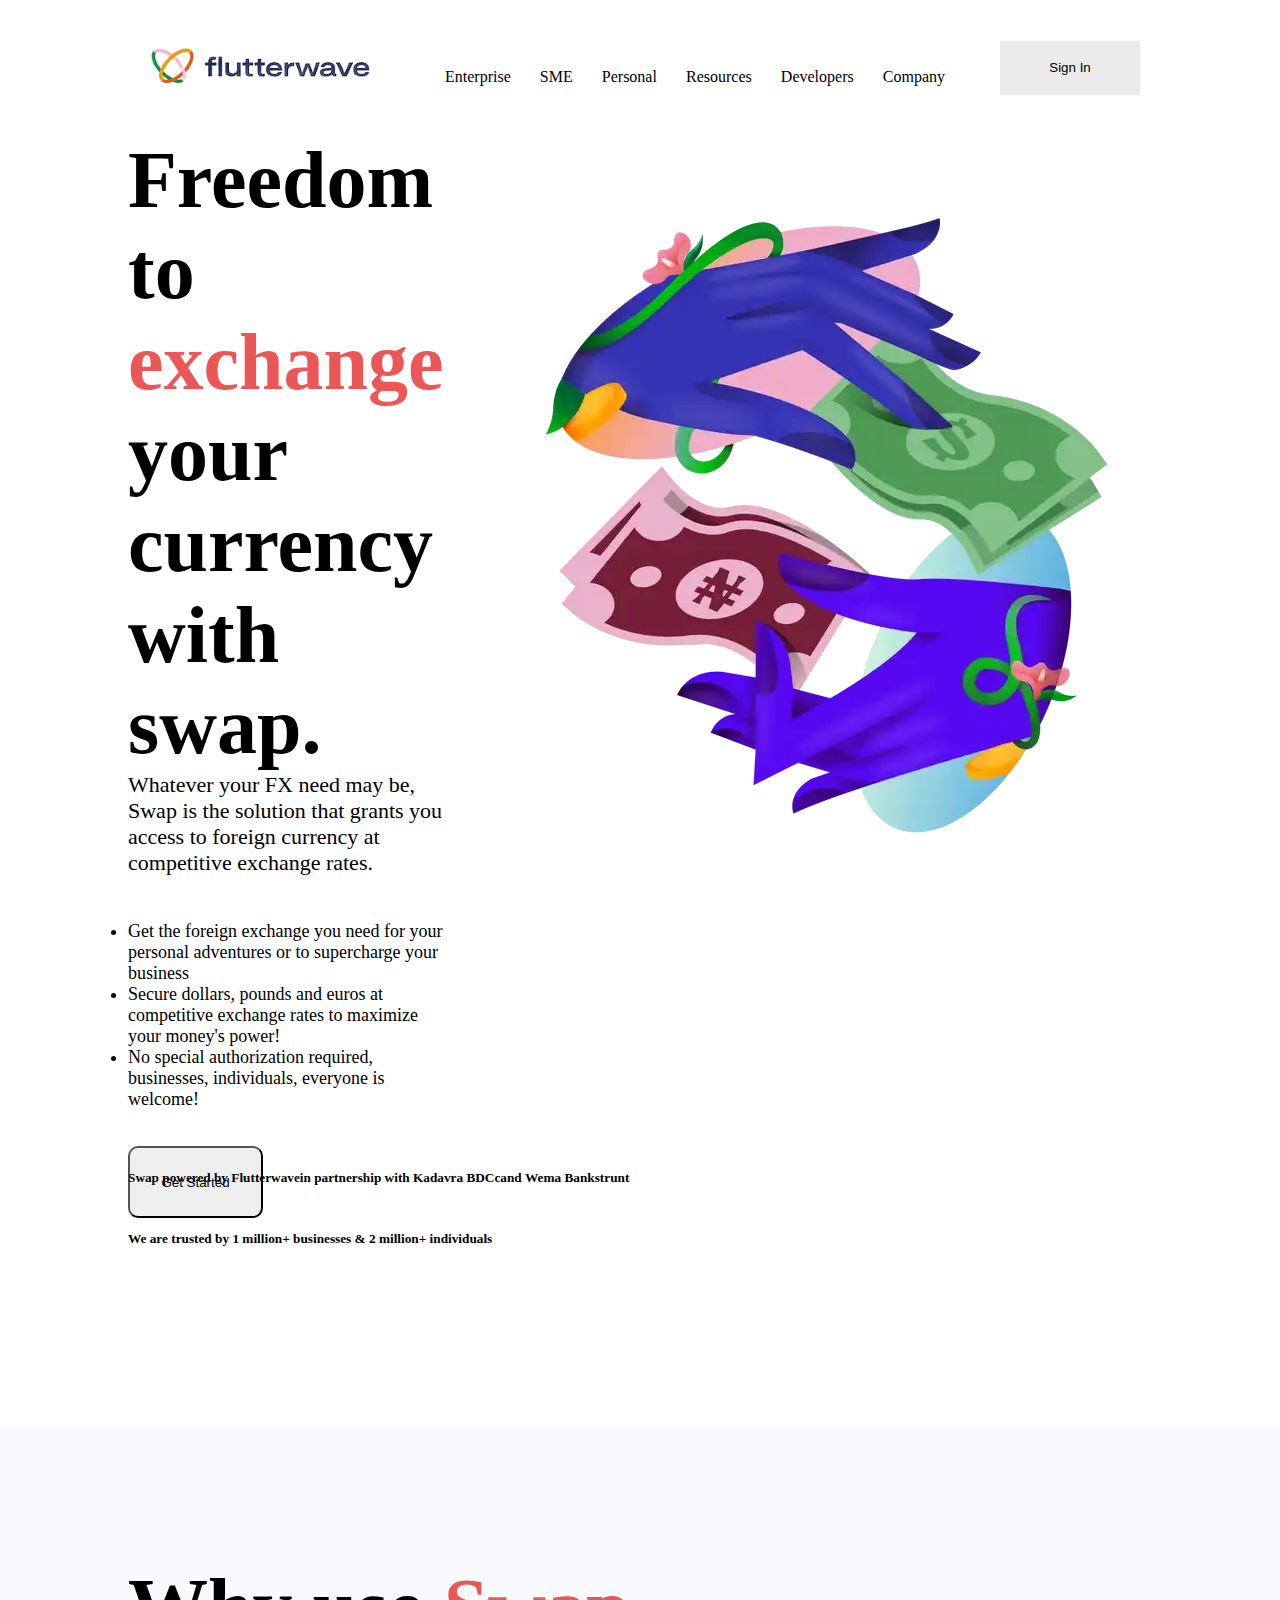
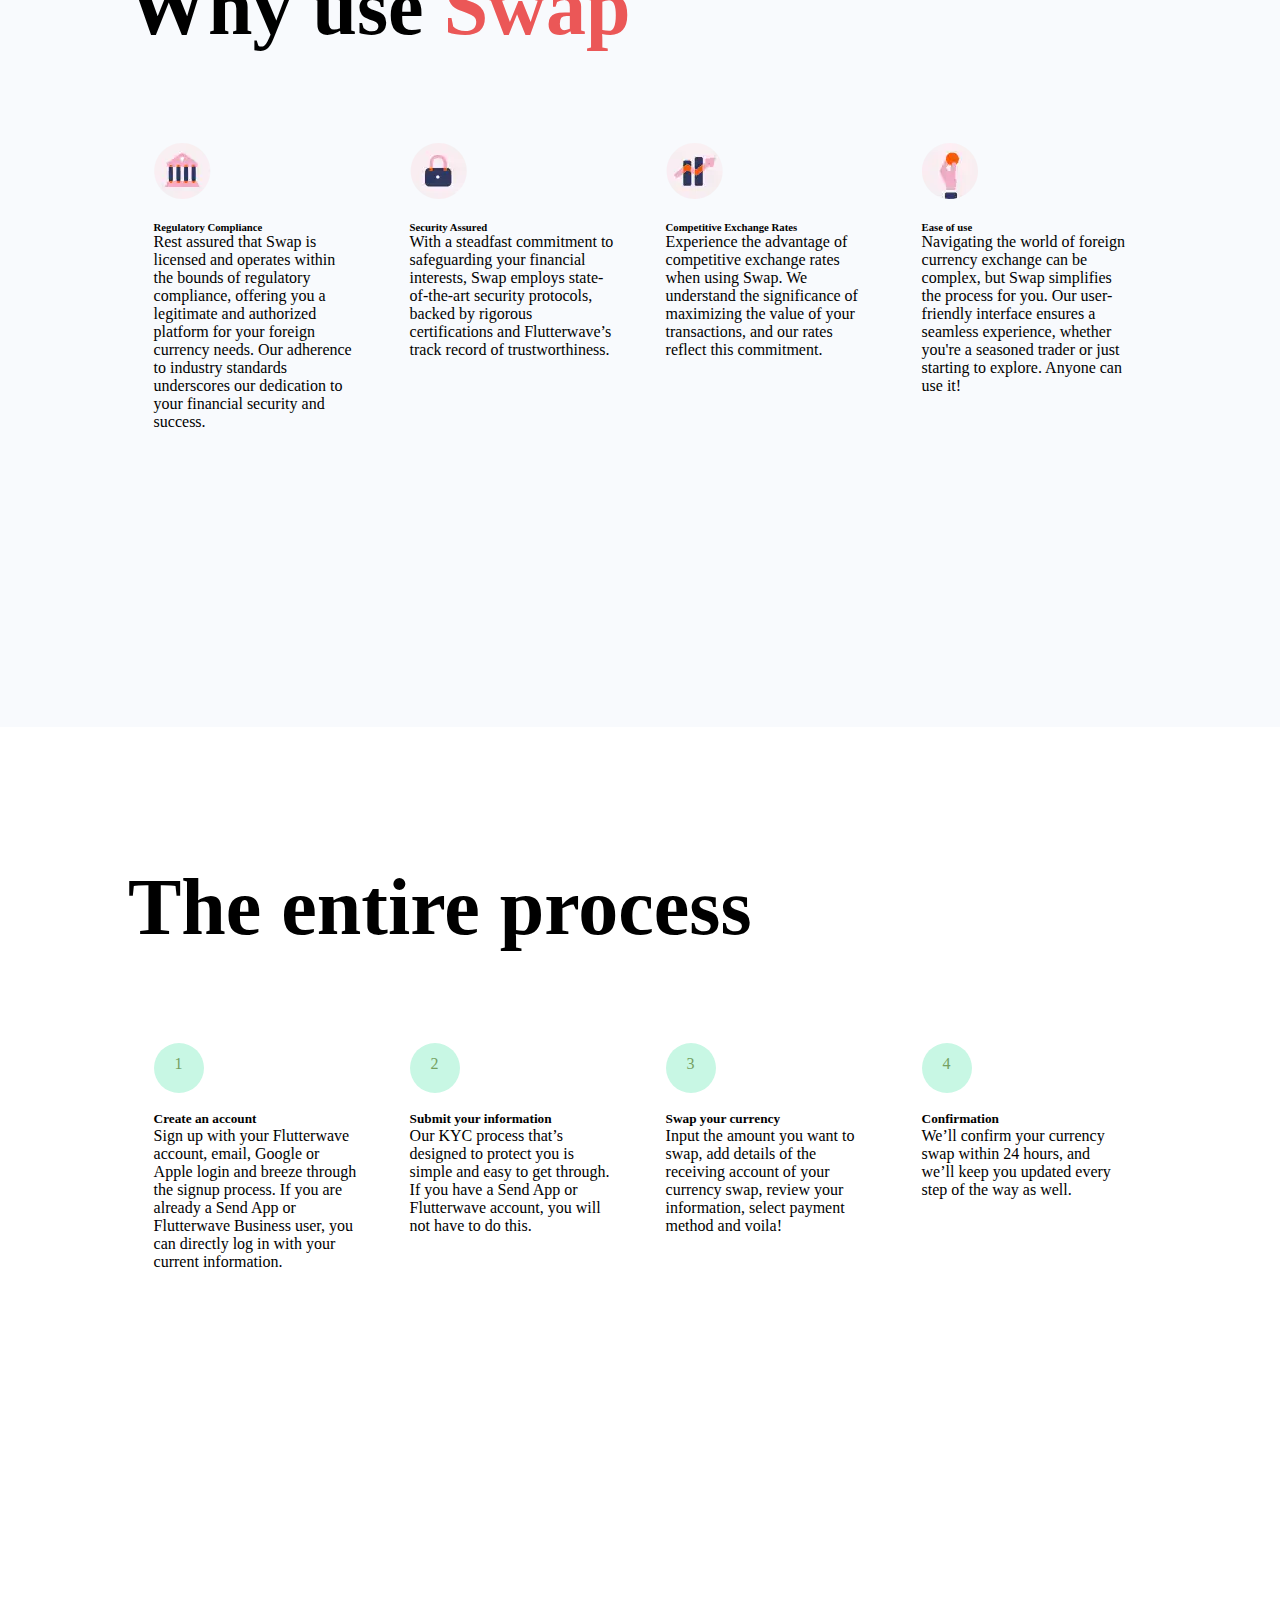
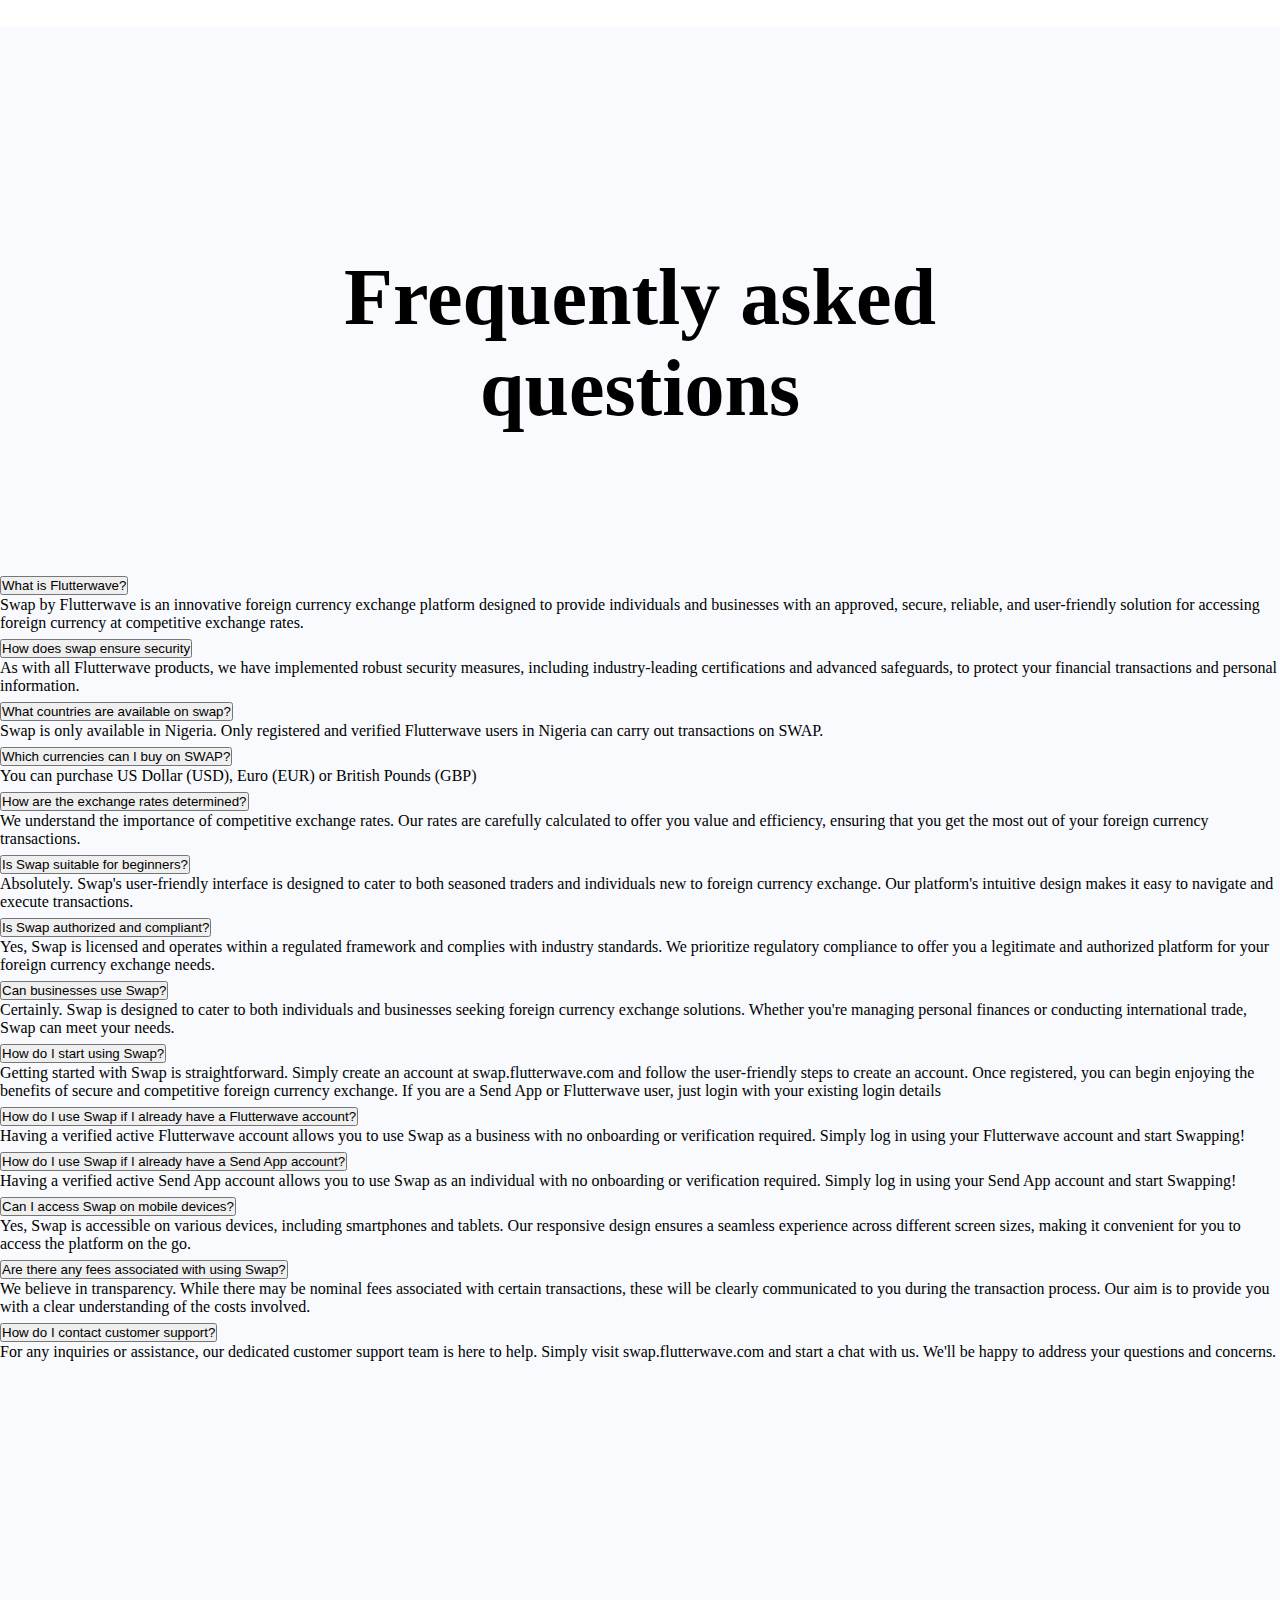
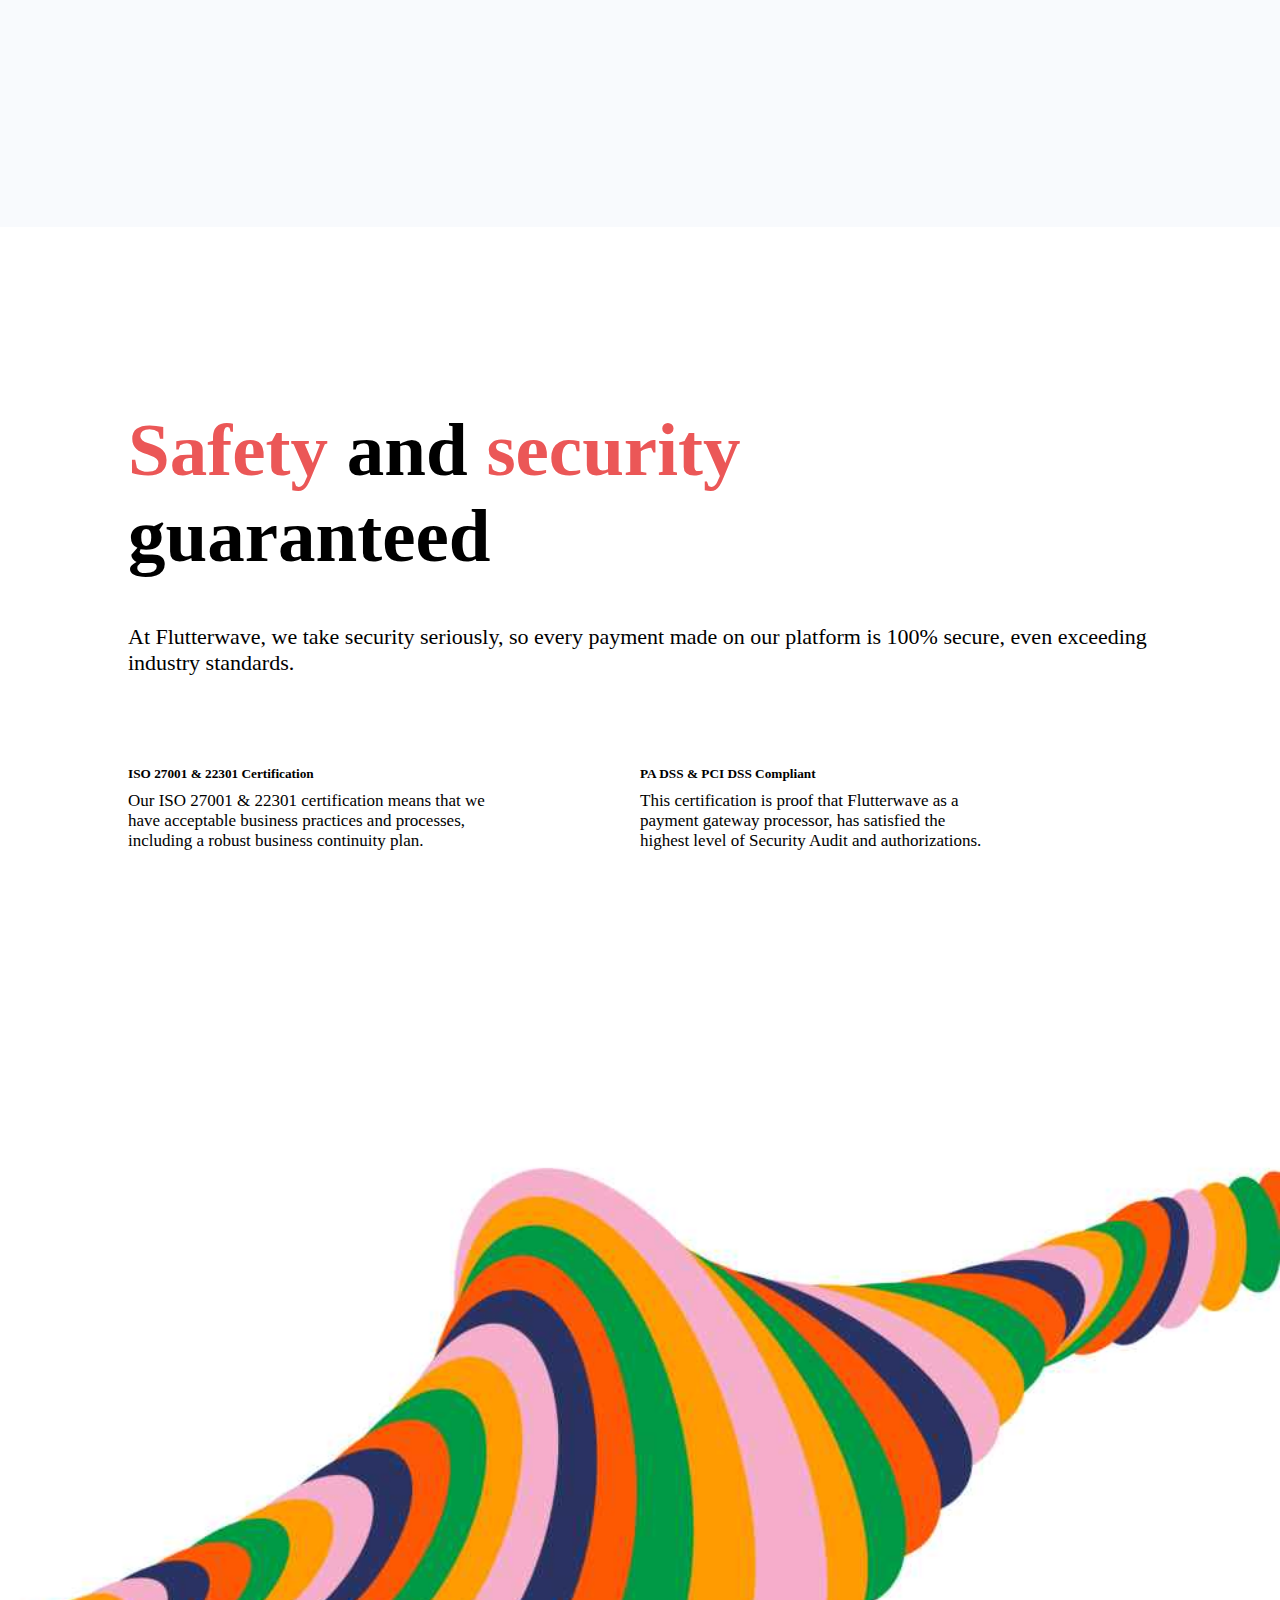
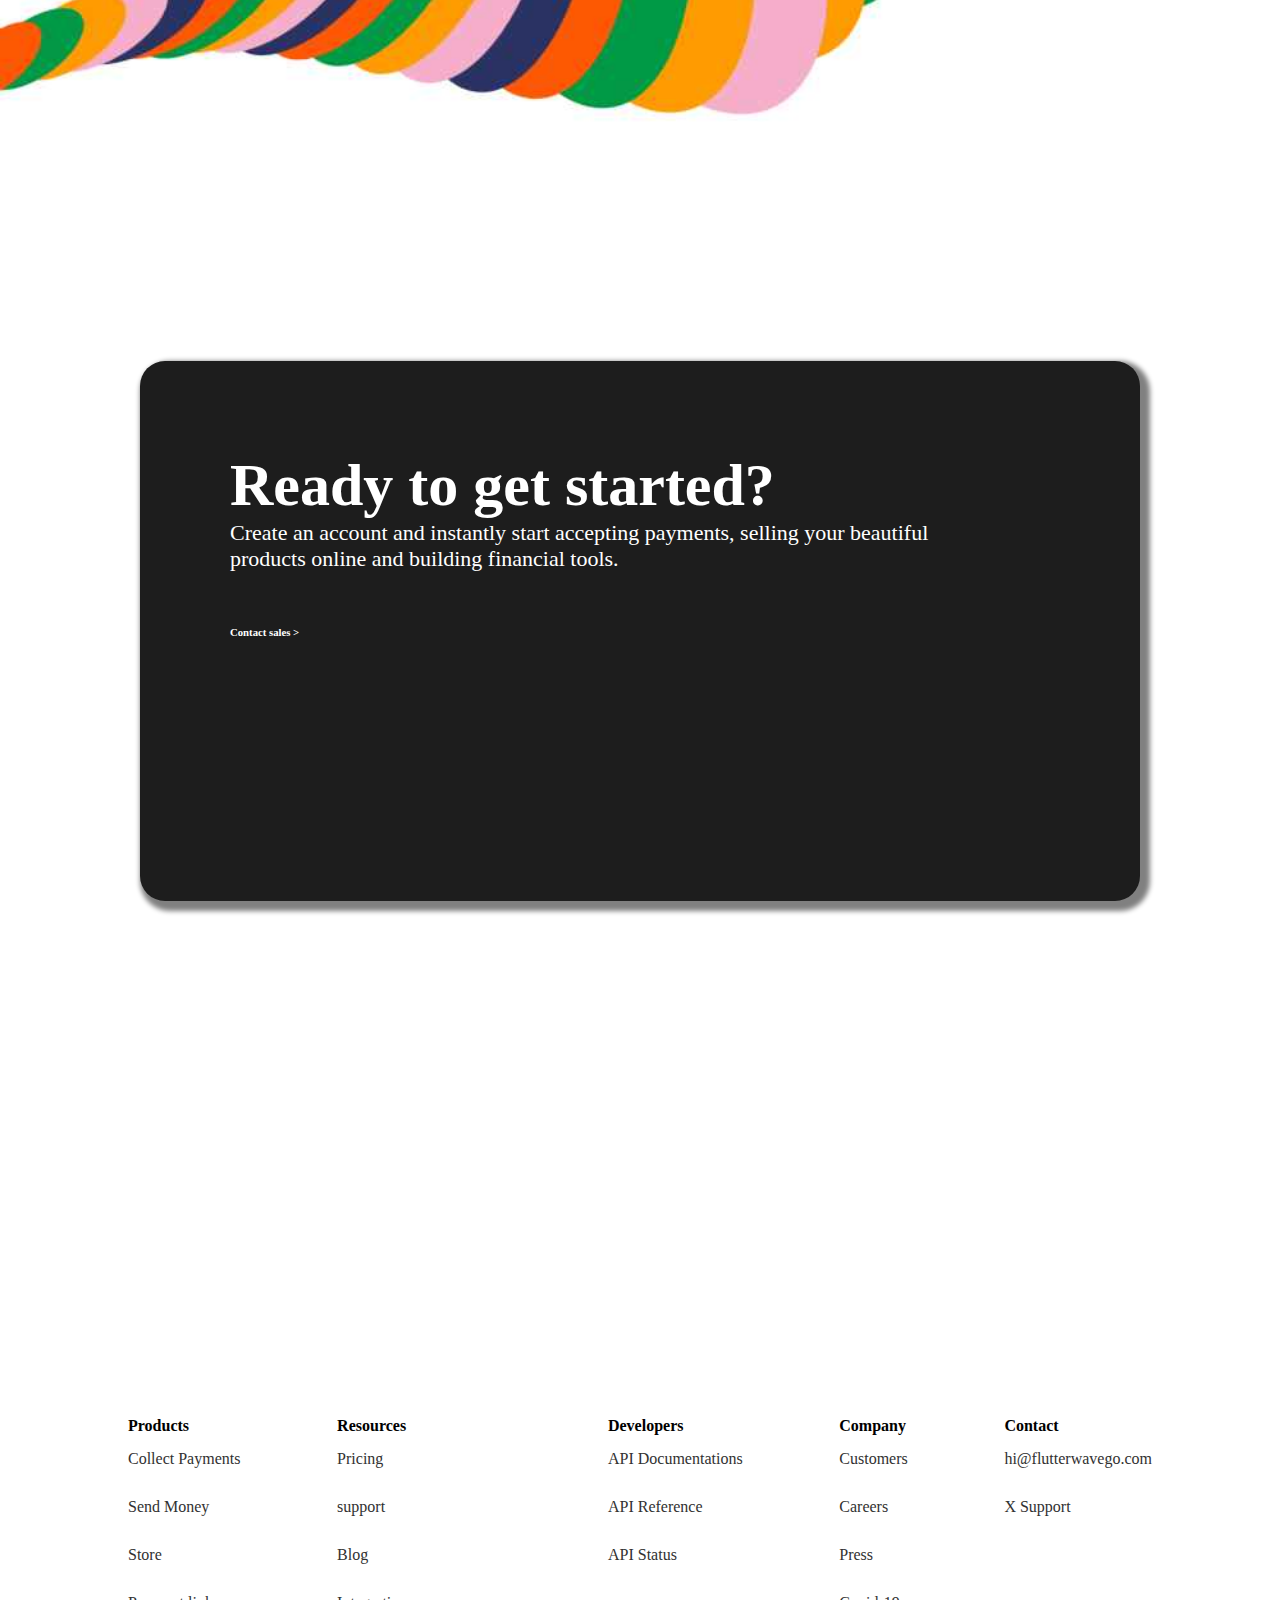
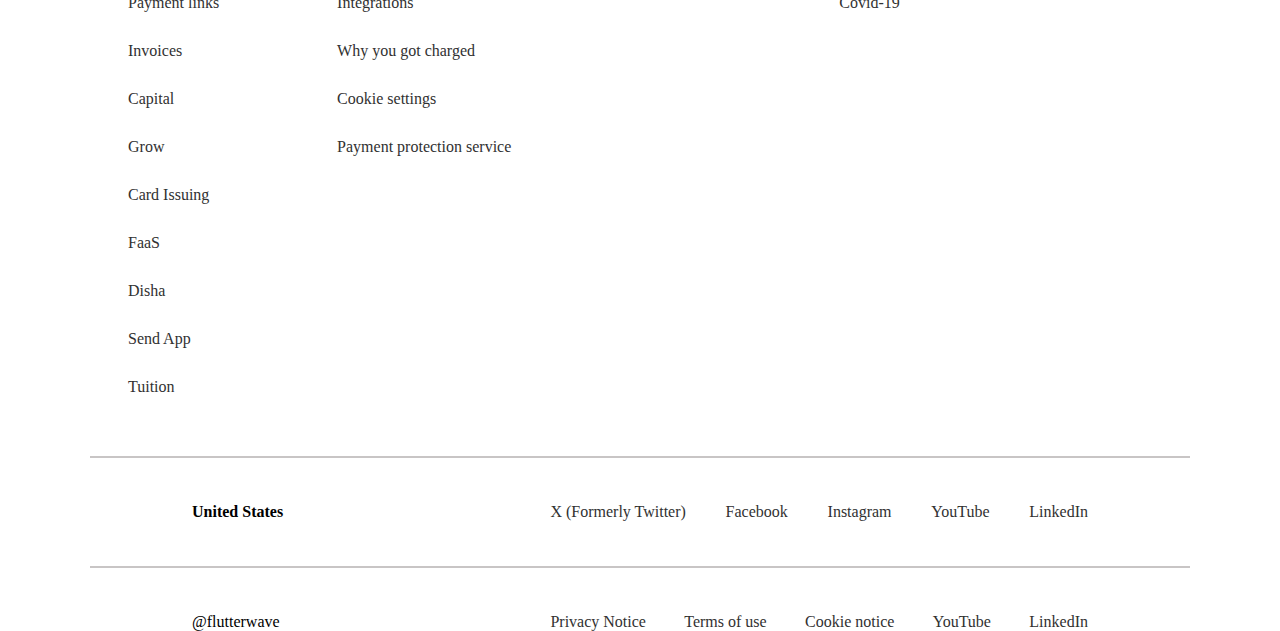
<file: swap.html>
<!DOCTYPE html>
<html lang="en">
<head>
    <meta charset="UTF-8">
    <meta name="viewport" content="width=device-width, initial-scale=1.0">
    <title>Swap</title>
    <link href="https://cdn.jsdelivr.net/npm/bootstrap@5.3.2/dist/css/bootstrap.min.css" rel="stylesheet" integrity="sha384-T3c6CoIi6uLrA9TneNEoa7RxnatzjcDSCmG1MXxSR1GAsXEV/Dwwykc2MPK8M2HN" crossorigin="anonymous">
    <link rel="stylesheet" href="https://cdnjs.cloudflare.com/ajax/libs/font-awesome/6.5.1/css/all.min.css" integrity="sha512-DTOQO9RWCH3ppGqcWaEA1BIZOC6xxalwEsw9c2QQeAIftl+Vegovlnee1c9QX4TctnWMn13TZye+giMm8e2LwA==" crossorigin="anonymous" referrerpolicy="no-referrer" />
    <link rel="stylesheet" href="./swap.css">
</head>
<body>
     <!-- HTML for header -->
     <header>
      <nav>
              <a href="/index.html"><img src="../Images/flutterwave-removebg-preview.png" alt="FLUTTERWAVE"></a>
          <div>
              <ul>
                  <li><a href="#">Enterprise</a>
                     <div id="tough">
                         <div>
                           <section><p>Payment Solution</p></section>
                           <section><p>Grow your business</p></section>
                         </div>
                         <div>
                            <section>
                               <a href="#"><h6>Accept Online Payments</h6></a>
                               <p>Easily receive online payments from around the world in different currencies.</p>
                            </section>
                            <section>
                               <a href="./payout.html"><h6>Payout and Transfers</h6></a>
                               <p>Experience effortless cross-border payouts and transfers in various currencies worldwide.</p>
                            </section>
                            <section>
                               <a href="./swap.html"><h6>Swap</h6></a>
                               <p>Swap your Naira for Dollars, Euros and Pounds</p>
                            </section>
                            <section>
                               <a href="#"><h6>POS Systems</h6></a>
                               <p>Point of Sale devices with multiple payment methods to grow your physical business.</p>
                            </section>
                            <section>
                               <a href="./checkout.html"><h6>Checkout Demo</h6></a>
                               <p>Experience checkout yourself.</p>
                            </section>
                         </div>
                     </div>
                  </li>
                  <li><a href="#">SME</a>
                      <div id="toughdropdown">
                          <div>
                              <section><p>Sell to anyone anywhere</p></section>
                              <section><p>Grow your business</p></section>
                          </div>
                          <div>
                              <section>
                                  <a href="#"><h6>Online Checkout</h6></a>
                                  <p>Add our checkout to your Shopify, WordPress, WooCommerce, Joomla and PrestaShop stores.</p>
                              </section>
                              <section>
                                  <a href="./swap.html"><h6>Swap</h6></a>
                                  <p>Swap your Naira for Dollars, Euros and Pounds</p>
                              </section>
                              <section>
                                  <a href="#"><h6>Payment links</h6></a>
                                  <p>Accept payments without writing code.</p>
                              </section>
                              <section>
                                  <a href="#"><h6>Invoices</h6></a>
                                  <p>Create and issue professional invoices for global payments.</p>
                              </section>
                              <section>
                                  <a href="#"><h6>POS Systems</h6></a>
                                  <p>Point of Sale devices with multiple payment methods to grow your physical business.</p>
                              </section>
                              <section>
                                  <a href="#"><h6>Disha for creators</h6></a>
                                  <p>Effortlessly create a free single-page website, sell products globally, no coding required.</p>
                              </section>
                              <section>
                                  <a href="#"><h6>Build your online Store</h6></a>
                                  <p>Create a free online store that helps you find customers, and accept payments globally.</p>
                              </section>
                              <section>
                                  <a href="#"><h6>Afritickets</h6></a>
                                  <p>Experience the integrated offering of lifestyle, business, event, and travel management services.</p>
                              </section>
                          </div>
                      </div>
                  </li>
                  <li><a href="#">Personal</a>
                      <div>
                          <section>
                              <a href="#"><h6>Send app</h6></a>
                              <p>Safely, quickly and conveniently send money to the people who matter most to you.</p>
                          </section>
                          <section>
                              <a href="#"><h6>Market</h6></a>
                              <p>Discover, shop and get your items delivered to you from your favourite online businesses.
                              </p>
                          </section>
                          <section>
                              <a href="./swap.html"><h6>Swap</h6></a>
                              <p>Swap your Naira for Dollars, Euros and Pounds</p>
                          </section>
                          <section>
                              <a href="#"><h6>Buy Events Ticket</h6></a>
                              <p>Conveniently find events you love and buy your tickets.</p>
                          </section>
                          <section>
                              <a href="#"><h6>Tuition</h6></a>
                              <p>Quick and easy tuition fee payments to African and international schools.</p>
                          </section>
                          <section>
                              <p><i class="fa-solid fa-qrcode"></i> Scan to download Send App Mobile</p>
                          </section>
                      </div>
                  </li>
                  <li><a href="#">Resources</a>
                      <div>
                          <ul>
                              <a href="./pricing.html"><li>Pricing</li></a>
                              <a href="#"><li>Blog</li></a>
                              <a href="#"><li>Customer case studies</li></a>
                              <a href="#"><li>Integrations</li></a>
                          </ul>
                      </div>
                  </li>
                  <li><a href="#">Developers</a>
                      <div>
                          <ul>
                              <a href="#"><li>API Documentations</li></a>
                              <a href="#"><li>API Reference</li></a>
                              <a href="#"><li>API Status</li></a>
                          </ul>
                      </div>
                  </li>
                  <li><a href="#">Company</a>
                      <div>
                          <ul>
                              <a href="#"><li>Careers</li></a>
                              <a href="#"><li>Press</li></a>
                          </ul>
                      </div>
                  </li>
              </ul>
          </div>
          <button type="button" class="btn btn-secondary" id="button1">Sign In</button>
          <div id="bars"></div>
      </nav>
  </header>
    <!-- HTML for section1 -->
    <div id="section1">
        <div>
            <h1>Freedom to <span>exchange </span>your currency with swap.</h1>
            <p>Whatever your FX need may be, Swap is the solution that grants you access to foreign currency at competitive exchange rates.</p>
            <ul>
                <li>Get the foreign exchange you need for your personal adventures or to supercharge your business</li>
                <li>Secure dollars, pounds and euros at competitive exchange rates to maximize your money's power!</li>
                <li>No special authorization required, businesses, individuals, everyone is welcome!</li>
            </ul>
            <button type="button" class="btn btn-dark">Get Started</button>
        </div>
        <div><img src="../Images/flutterwave9.webp" alt=""></div>
    </div>
    <div id="section2o1">
        <h5>Swap powered by <strong>Flutterwave</strong>in partnership with <strong>Kadavra BDC</strong>cand <strong>Wema Bankstrunt </strong></h5>
        <h5>We are trusted by 1 million+ businesses & 2 million+ individuals</h5>
    </div>
    <div id="section2">
        <h1>Why use <span>Swap</span></h1>
        <div>
            <div>
                <img src="../Images/small1.webp" alt="">
                <h6>Regulatory Compliance</h6>
                <p>Rest assured that Swap is licensed and operates within the bounds of regulatory compliance, offering you a legitimate and authorized platform for your foreign currency needs. Our adherence to industry standards underscores our dedication to your financial security and success.</p>
            </div>
            <div>
                <img src="../Images/small2.webp" alt="">
                <h6>Security Assured</h6>
                <p>With a steadfast commitment to safeguarding your financial interests, Swap employs state-of-the-art security protocols, backed by rigorous certifications and Flutterwave’s track record of trustworthiness.</p>
            </div>
            <div>
                <img src="../Images/small3.webp" alt="">
                <h6>Competitive Exchange Rates</h6>
                <p>Experience the advantage of competitive exchange rates when using Swap. We understand the significance of maximizing the value of your transactions, and our rates reflect this commitment.</p>
            </div>
            <div>
                <img src="../Images/small4.webp" alt="">
                <h6>Ease of use</h6>
                <p>Navigating the world of foreign currency exchange can be complex, but Swap simplifies the process for you. Our user-friendly interface ensures a seamless experience, whether you're a seasoned trader or just starting to explore. Anyone can use it!</p>
            </div>
        </div>
    </div>
    <!-- HTML for section3 -->
    <div id="section3">
        <h1>The entire process</h1>
        <div>
            <div>
                <section>1</section>
                <h5>Create an account</h5>
                <p>Sign up with your Flutterwave account, email, Google or Apple login and breeze through the signup process. If you are already a Send App or Flutterwave Business user, you can directly log in with your current information.</p>
            </div>
            <div>
                <section>2</section>
                <h5>Submit your information</h5>
                <p>Our KYC process that’s designed to protect you is simple and easy to get through. If you have a Send App or Flutterwave account, you will not have to do this.</p>
            </div>
            <div>
                <section>3</section>
                <h5>Swap your currency</h5>
                <p>Input the amount you want to swap, add details of the receiving account of your currency swap, review your information, select payment method and voila!</p>
            </div>
            <div>
                <section>4</section>
                <h5>Confirmation</h5>
                <p>We’ll confirm your currency swap within 24 hours, and we’ll keep you updated every step of the way as well.</p>
            </div>
        </div>
    </div>
    <!-- HTML for section4 -->
    <div id="section4">
        <h1>Frequently asked questions</h1>
        <div class="accordion" id="accordionExample">
            <div class="accordion-item">
              <h2 class="accordion-header">
                <button class="accordion-button" type="button" data-bs-toggle="collapse" data-bs-target="#collapseOne" aria-expanded="false" aria-controls="collapseOne">
                  What is Flutterwave?
                </button>
              </h2>
              <div id="collapseOne" class="accordion-collapse collapse" data-bs-parent="#accordionExample">
                <div class="accordion-body">
                    Swap by Flutterwave is an innovative foreign currency exchange platform designed to provide individuals and businesses with an approved, secure, reliable, and user-friendly solution for accessing foreign currency at competitive exchange rates.
                </div>
              </div>
            </div>
            <div class="accordion-item">
              <h2 class="accordion-header">
                <button class="accordion-button collapsed" type="button" data-bs-toggle="collapse" data-bs-target="#collapseTwo" aria-expanded="false" aria-controls="collapseTwo">
                  How does swap ensure security
                </button>
              </h2>
              <div id="collapseTwo" class="accordion-collapse collapse" data-bs-parent="#accordionExample">
                <div class="accordion-body">
                  As with all Flutterwave products, we have implemented robust security measures, including industry-leading certifications and advanced safeguards, to protect your financial transactions and personal information.
                </div>
              </div>
            </div>
            <div class="accordion-item">
                <h2 class="accordion-header">
                  <button class="accordion-button collapsed" type="button" data-bs-toggle="collapse" data-bs-target="#collapseThree" aria-expanded="false" aria-controls="collapseThree">
                    What countries are available on swap?
                  </button>
                </h2>
                <div id="collapseThree" class="accordion-collapse collapse" data-bs-parent="#accordionExample">
                  <div class="accordion-body">
                    Swap is only available in Nigeria. Only registered and verified Flutterwave users in Nigeria can carry out transactions on SWAP.
                  </div>
                </div>
              </div>
              <div class="accordion-item">
                <h2 class="accordion-header">
                  <button class="accordion-button collapsed" type="button" data-bs-toggle="collapse" data-bs-target="#collapseFour" aria-expanded="false" aria-controls="collapseFour">
                    Which currencies can I buy on SWAP?
                  </button>
                </h2>
                <div id="collapseFour" class="accordion-collapse collapse" data-bs-parent="#accordionExample">
                  <div class="accordion-body">
                    You can purchase US Dollar (USD), Euro (EUR) or British Pounds (GBP)
                  </div>
                </div>
              </div>
              <div class="accordion-item">
                <h2 class="accordion-header">
                  <button class="accordion-button collapsed" type="button" data-bs-toggle="collapse" data-bs-target="#collapseFive" aria-expanded="false" aria-controls="collapseFive">
                    How are the exchange rates determined?
                  </button>
                </h2>
                <div id="collapseFive" class="accordion-collapse collapse" data-bs-parent="#accordionExample">
                  <div class="accordion-body">
                    We understand the importance of competitive exchange rates. Our rates are carefully calculated to offer you value and efficiency, ensuring that you get the most out of your foreign currency transactions.
                  </div>
                </div>
              </div>
              <div class="accordion-item">
                <h2 class="accordion-header">
                  <button class="accordion-button collapsed" type="button" data-bs-toggle="collapse" data-bs-target="#collapseSix" aria-expanded="false" aria-controls="collapseSix">
                    Is Swap suitable for beginners?
                  </button>
                </h2>
                <div id="collapseSix" class="accordion-collapse collapse" data-bs-parent="#accordionExample">
                  <div class="accordion-body">
                    Absolutely. Swap's user-friendly interface is designed to cater to both seasoned traders and individuals new to foreign currency exchange. Our platform's intuitive design makes it easy to navigate and execute transactions.
                  </div>
                </div>
              </div>
              <div class="accordion-item">
                <h2 class="accordion-header">
                  <button class="accordion-button collapsed" type="button" data-bs-toggle="collapse" data-bs-target="#collapseSeven" aria-expanded="false" aria-controls="collapseSeven">
                   Is Swap authorized and compliant?
                  </button>
                </h2>
                <div id="collapseSeven" class="accordion-collapse collapse" data-bs-parent="#accordionExample">
                  <div class="accordion-body">
                   Yes, Swap is licensed and operates within a regulated framework and complies with industry standards. We prioritize regulatory compliance to offer you a legitimate and authorized platform for your foreign currency exchange needs.
                  </div>
                </div>
              </div>
              <div class="accordion-item">
                <h2 class="accordion-header">
                  <button class="accordion-button collapsed" type="button" data-bs-toggle="collapse" data-bs-target="#collapseEight" aria-expanded="false" aria-controls="collapseEight">
                    Can businesses use Swap?
                  </button>
                </h2>
                <div id="collapseEight" class="accordion-collapse collapse" data-bs-parent="#accordionExample">
                  <div class="accordion-body">
                    Certainly. Swap is designed to cater to both individuals and businesses seeking foreign currency exchange solutions. Whether you're managing personal finances or conducting international trade, Swap can meet your needs.
                  </div>
                </div>
              </div>
              <div class="accordion-item">
                <h2 class="accordion-header">
                  <button class="accordion-button collapsed" type="button" data-bs-toggle="collapse" data-bs-target="#collapseNine" aria-expanded="false" aria-controls="collapseNine">
                    How do I start using Swap?
                  </button>
                </h2>
                <div id="collapseNine" class="accordion-collapse collapse" data-bs-parent="#accordionExample">
                  <div class="accordion-body">
                   Getting started with Swap is straightforward. Simply create an account at swap.flutterwave.com and follow the user-friendly steps to create an account. Once registered, you can begin enjoying the benefits of secure and competitive foreign currency exchange. If you are a Send App or Flutterwave user, just login with your existing login details
                  </div>
                </div>
              </div>
              <div class="accordion-item">
                <h2 class="accordion-header">
                  <button class="accordion-button collapsed" type="button" data-bs-toggle="collapse" data-bs-target="#collapseTen" aria-expanded="false" aria-controls="collapseTen">
                    How do I use Swap if I already have a Flutterwave account?
                  </button>
                </h2>
                <div id="collapseTen" class="accordion-collapse collapse" data-bs-parent="#accordionExample">
                  <div class="accordion-body">
                    Having a verified active Flutterwave account allows you to use Swap as a business with no onboarding or verification required. Simply log in using your Flutterwave account and start Swapping!
                  </div>
                </div>
              </div>
              <div class="accordion-item">
                <h2 class="accordion-header">
                  <button class="accordion-button collapsed" type="button" data-bs-toggle="collapse" data-bs-target="#collapseEleven" aria-expanded="false" aria-controls="collapseEleven">
                    How do I use Swap if I already have a Send App account?
                  </button>
                </h2>
                <div id="collapseEleven" class="accordion-collapse collapse" data-bs-parent="#accordionExample">
                  <div class="accordion-body">
                    Having a verified active Send App account allows you to use Swap as an individual with no onboarding or verification required. Simply log in using your Send App account and start Swapping!
                  </div>
                </div>
              </div>
              <div class="accordion-item">
                <h2 class="accordion-header">
                  <button class="accordion-button collapsed" type="button" data-bs-toggle="collapse" data-bs-target="#collapseTwelve" aria-expanded="false" aria-controls="collapseTwelve">
                    Can I access Swap on mobile devices?
                  </button>
                </h2>
                <div id="collapseTwelve" class="accordion-collapse collapse" data-bs-parent="#accordionExample">
                  <div class="accordion-body">
                    Yes, Swap is accessible on various devices, including smartphones and tablets. Our responsive design ensures a seamless experience across different screen sizes, making it convenient for you to access the platform on the go.
                  </div>
                </div>
              </div>
              <div class="accordion-item">
                <h2 class="accordion-header">
                  <button class="accordion-button collapsed" type="button" data-bs-toggle="collapse" data-bs-target="#collapseThirteen" aria-expanded="false" aria-controls="collapseThirteen">
                    Are there any fees associated with using Swap?
                  </button>
                </h2>
                <div id="collapseThirteen" class="accordion-collapse collapse" data-bs-parent="#accordionExample">
                  <div class="accordion-body">
                    We believe in transparency. While there may be nominal fees associated with certain transactions, these will be clearly communicated to you during the transaction process. Our aim is to provide you with a clear understanding of the costs involved.
                  </div>
                </div>
              </div>
            <div class="accordion-item">
              <h2 class="accordion-header">
                <button class="accordion-button collapsed" type="button" data-bs-toggle="collapse" data-bs-target="#collapseFourteen" aria-expanded="false" aria-controls="collapseFourteen">
                    How do I contact customer support?
                </button>
              </h2>
              <div id="collapseFourteen" class="accordion-collapse collapse" data-bs-parent="#accordionExample">
                <div class="accordion-body">
                    For any inquiries or assistance, our dedicated customer support team is here to help. Simply visit swap.flutterwave.com and start a chat with us. We'll be happy to address your questions and concerns.
                </div>
              </div>
            </div>
          </div>
    </div>
     <!-- HTML for section5 -->
     <div id="section5">
        <h1><span>Safety</span> and <span>security</span> guaranteed</h1>
        <p>At Flutterwave, we take security seriously, so every payment made on our platform is 100% secure, even exceeding industry standards.</p>
        <div>
            <section>
                <h5><strong>ISO 27001 & 22301 Certification</strong></h5>
                <p>Our ISO 27001 & 22301 certification means that we have acceptable business practices and processes, including a robust business continuity plan.</p>
            </section>
            <section>
                <h5><strong>PA DSS & PCI DSS Compliant</strong></h5>
                <p>This certification is proof that Flutterwave as a payment gateway processor, has satisfied the highest level of Security Audit and authorizations.</p>
            </section>
        </div>
    </div>
    <div id="section2o5">
        <img src="../Images/flutterwave8.jpeg" alt="">
        <div id="box">
            <h1>Ready to get started?</h1>
            <p>Create an account and instantly start accepting payments, selling your beautiful products online and building financial tools.</p><br><br><br>
            <h6>Contact sales ></h6>
        </div>
    </div>
    <!-- HTML for footer -->
    <footer>
        <div id="footer">
            <div>
                <p><strong>Products</strong></p>
                <ul>
                    <li><a href="">Collect Payments</a></li>
                    <li><a href="">Send Money</a></li>
                    <li><a href="">Store</a></li>
                    <li><a href="">Payment links</a></li>
                    <li><a href="">Invoices</a></li>
                    <li><a href="">Capital</a></li>
                    <li><a href="">Grow</a></li>
                    <li><a href="">Card Issuing</a></li>
                    <li><a href="">FaaS</a></li>
                    <li><a href="">Disha</a></li>
                    <li><a href="">Send App</a></li>
                    <li><a href="">Tuition</a></li>
                </ul>
            </div>
            <div>
                <p><strong>Resources</strong></p>
                <ul>
                    <li><a href="">Pricing</a></li>
                    <li><a href="">support</a></li>
                    <li><a href="">Blog</a></li>
                    <li><a href="">Integrations</a></li>
                    <li><a href="">Why you got charged</a></li>
                    <li><a href="">Cookie settings</a></li>
                    <li><a href="">Payment protection service</a></li>
                </ul>
            </div>
            <div>
                <p><strong>Developers</strong></p>
                <ul>
                    <li><a href="">API Documentations</a></li>
                    <li><a href="">API Reference</a></li>
                    <li><a href="">API Status</a></li>
                </ul>
            </div>
            <div>
                <p><strong>Company</strong></p>
                <ul>
                    <li><a href="">Customers</a></li>
                    <li><a href="">Careers</a></li>
                    <li><a href="">Press</a></li>
                    <li><a href="">Covid-19</a></li>
                </ul>
            </div>
            <div>
                <p><strong>Contact</strong></p>
                <ul>
                    <li><a href="">hi@flutterwavego.com</a></li>
                    <li><a href="">X Support</a></li>
                </ul>
            </div>
        </div>
        <div id="line"></div>
        <div id="section2of">
            <div>
                <p><strong>United States</strong> <i class="fa-solid fa-angle-down"></i> </p>
            </div>
            <div>
                <ul>
                    <li><a href="">X (Formerly Twitter)</a></li>
                    <li><a href="">Facebook</a></li>
                    <li><a href="">Instagram</a></li>
                    <li><a href="">YouTube</a></li>
                    <li><a href="">LinkedIn</a></li>
                </ul>
            </div>
        </div>
        <div id="line"></div>
        <div id="section2of">
            <div>
                <p>@flutterwave</p>
            </div>
            <div>
                <ul>
                    <li><a href="">Privacy Notice</a></li>
                    <li><a href="">Terms of use</a></li>
                    <li><a href="">Cookie notice</a></li>
                    <li><a href="">YouTube</a></li>
                    <li><a href="">LinkedIn</a></li>
                </ul>
            </div>
        </div>
     </footer>
     <footer id="footerb">
        <div>
            <p><strong>Products</strong></p>
            <p><strong><i class="fa-solid fa-angle-down"></i></strong></p>
        </div>
        <div>
            <p><strong>Resources</strong></p>
            <p><strong><i class="fa-solid fa-angle-down"></i></strong></p>
        </div>
        <div>
            <p><strong>Developers</strong></p>
            <p><strong><i class="fa-solid fa-angle-down"></i></strong></p>
        </div>
        <div>
            <p><strong>Contacts</strong></p>
            <p><strong><i class="fa-solid fa-angle-down"></i></strong></p>
        </div>
        <div>
            <p><strong>Connects</strong></p>
            <p><strong><i class="fa-solid fa-angle-down"></i></strong></p>
        </div>
        <div>
            <p><strong>United States</strong> <i class="fa-solid fa-angle-down"></i> </p>
        </div>
        <div>
            <p><strong>Legal</strong></p>
            <p><strong><i class="fa-solid fa-angle-down"></i></strong></p>
        </div>
        <div>
            <p>@ Flutterwave</p>
        </div>
     </footer>
</body>
<script src="https://cdn.jsdelivr.net/npm/bootstrap@5.3.2/dist/js/bootstrap.bundle.min.js" integrity="sha384-C6RzsynM9kWDrMNeT87bh95OGNyZPhcTNXj1NW7RuBCsyN/o0jlpcV8Qyq46cDfL" crossorigin="anonymous"></script>
</html>
</file>
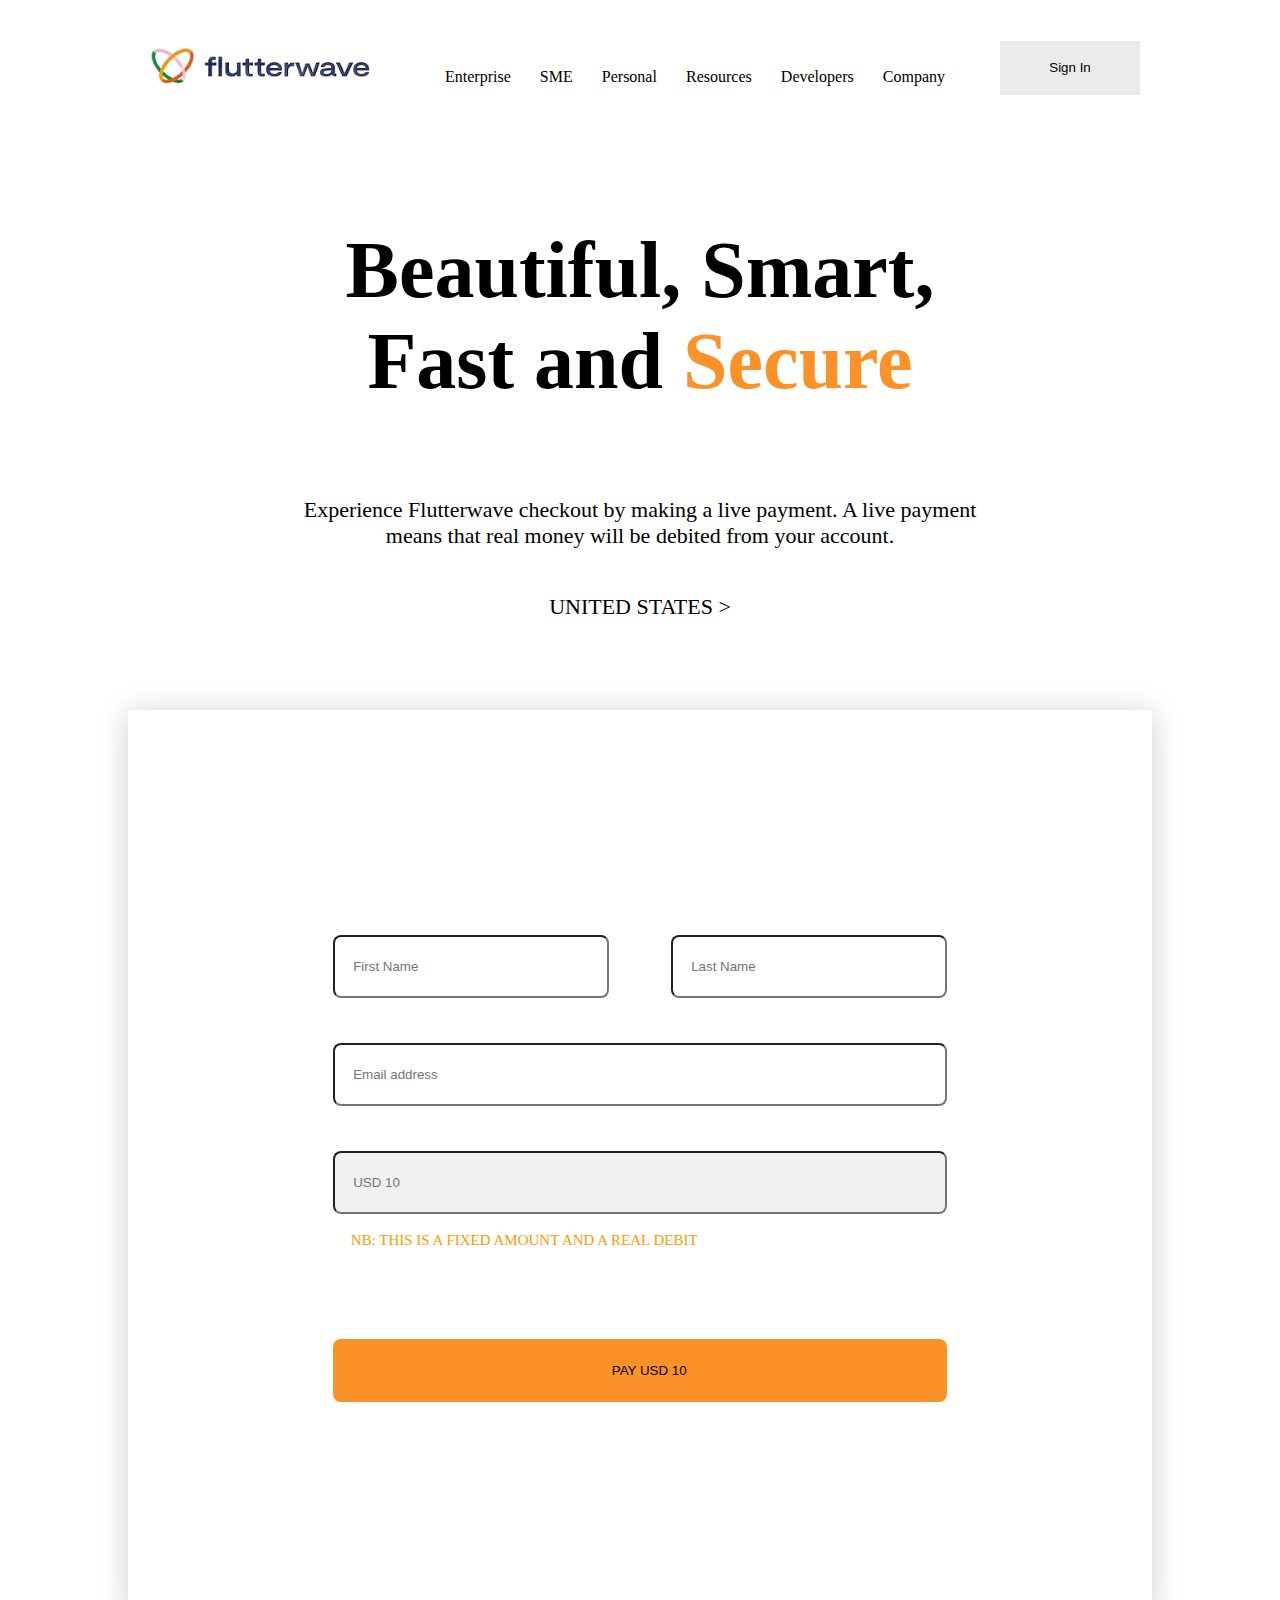
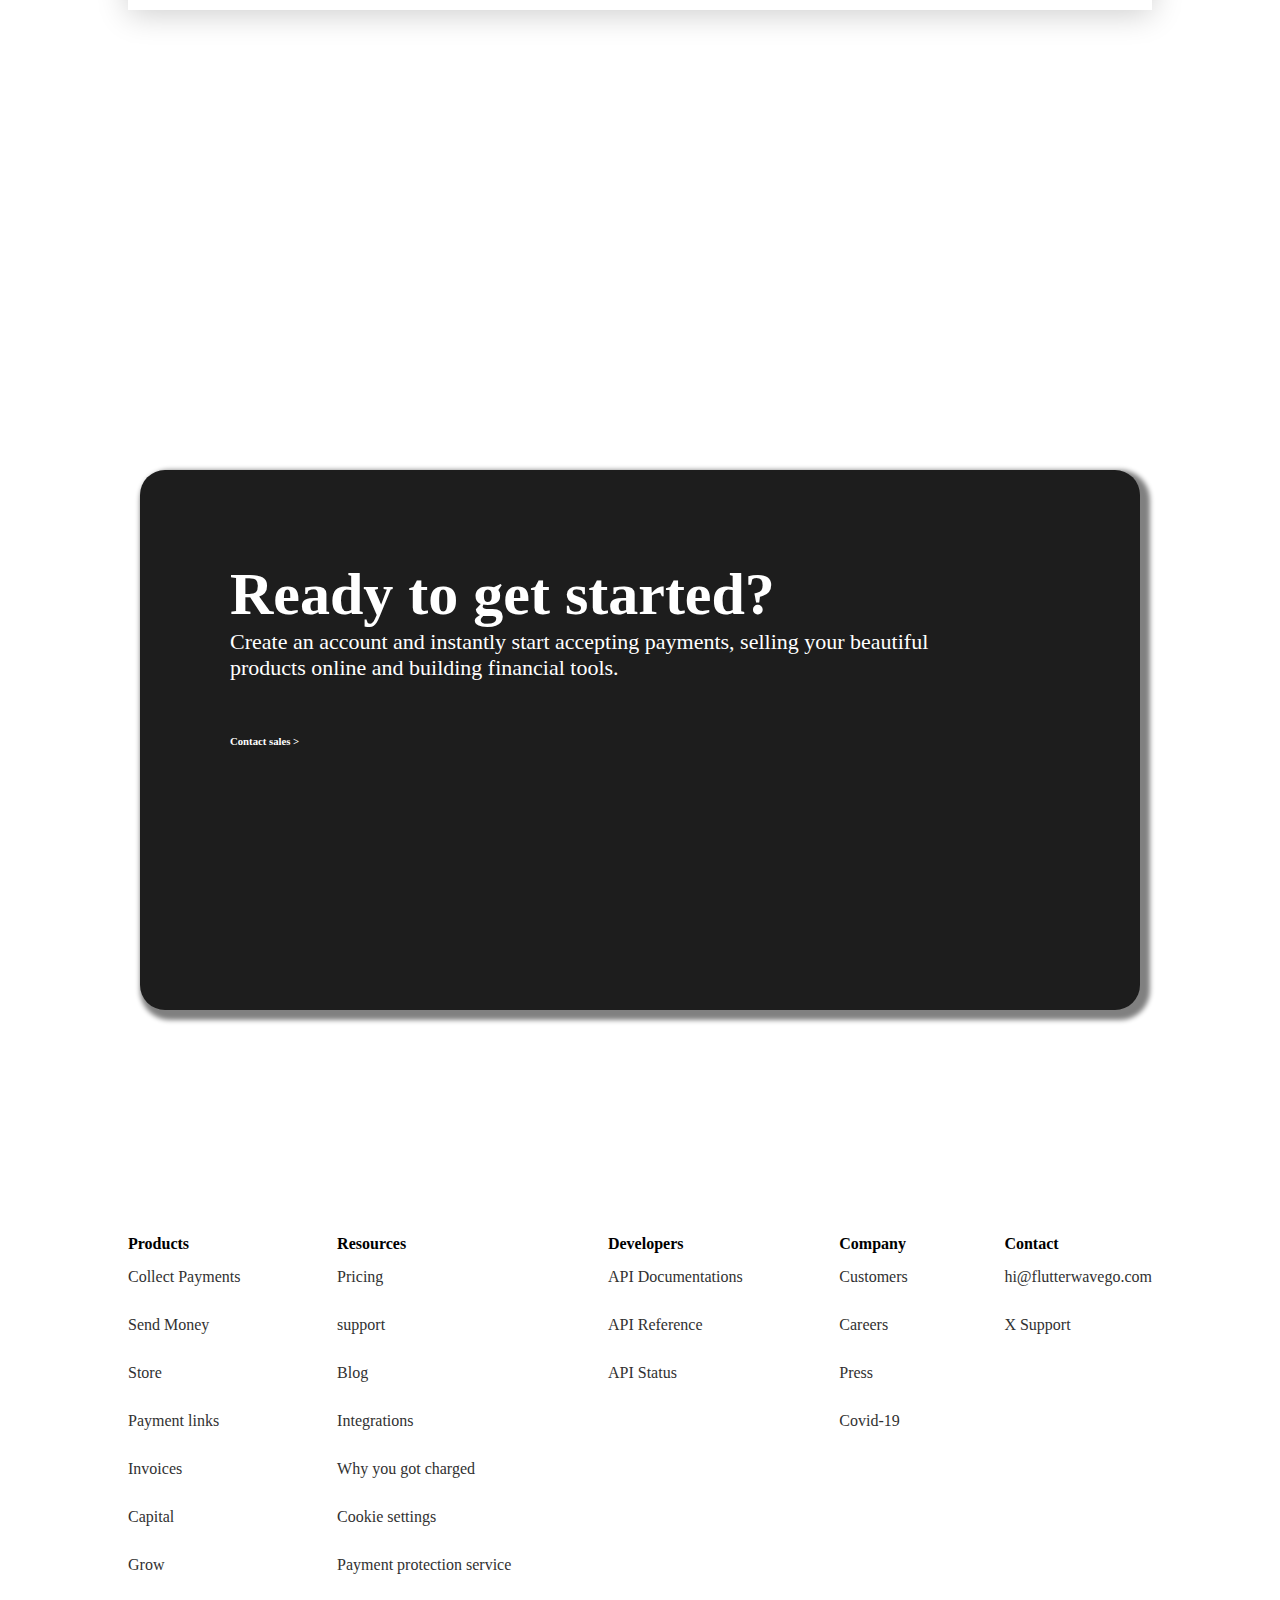
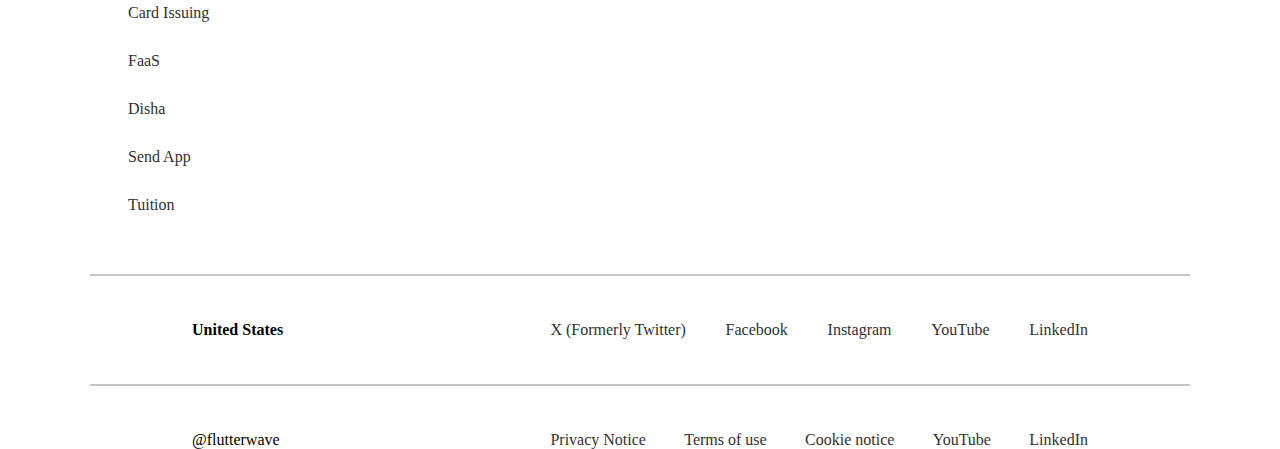
<file: HTML/checkout.html>
<!DOCTYPE html>
<html lang="en">
<head>
    <meta charset="UTF-8">
    <meta name="viewport" content="width=device-width, initial-scale=1.0">
    <title>Checkout</title>
    <link href="https://cdn.jsdelivr.net/npm/bootstrap@5.3.2/dist/css/bootstrap.min.css" rel="stylesheet" integrity="sha384-T3c6CoIi6uLrA9TneNEoa7RxnatzjcDSCmG1MXxSR1GAsXEV/Dwwykc2MPK8M2HN" crossorigin="anonymous">
    <link rel="stylesheet" href="https://cdnjs.cloudflare.com/ajax/libs/font-awesome/6.5.1/css/all.min.css" integrity="sha512-DTOQO9RWCH3ppGqcWaEA1BIZOC6xxalwEsw9c2QQeAIftl+Vegovlnee1c9QX4TctnWMn13TZye+giMm8e2LwA==" crossorigin="anonymous" referrerpolicy="no-referrer" />
    <link rel="stylesheet" href="../CSS/checkout.css">
</head>
<body>
     <!-- HTML for header -->
     <header>
        <nav>
                <a href="/index.html"><img src="../Images/flutterwave-removebg-preview.png" alt="FLUTTERWAVE"></a>
            <div>
                <ul>
                    <li><a href="#">Enterprise</a>
                       <div id="tough">
                           <div>
                             <section><p>Payment Solution</p></section>
                             <section><p>Grow your business</p></section>
                           </div>
                           <div>
                              <section>
                                 <a href="#"><h6>Accept Online Payments</h6></a>
                                 <p>Easily receive online payments from around the world in different currencies.</p>
                              </section>
                              <section>
                                 <a href="./payout.html"><h6>Payout and Transfers</h6></a>
                                 <p>Experience effortless cross-border payouts and transfers in various currencies worldwide.</p>
                              </section>
                              <section>
                                 <a href="./swap.html"><h6>Swap</h6></a>
                                 <p>Swap your Naira for Dollars, Euros and Pounds</p>
                              </section>
                              <section>
                                 <a href="#"><h6>POS Systems</h6></a>
                                 <p>Point of Sale devices with multiple payment methods to grow your physical business.</p>
                              </section>
                              <section>
                                 <a href="./checkout.html"><h6>Checkout Demo</h6></a>
                                 <p>Experience checkout yourself.</p>
                              </section>
                           </div>
                       </div>
                    </li>
                    <li><a href="#">SME</a>
                        <div id="toughdropdown">
                            <div>
                                <section><p>Sell to anyone anywhere</p></section>
                                <section><p>Grow your business</p></section>
                            </div>
                            <div>
                                <section>
                                    <a href="#"><h6>Online Checkout</h6></a>
                                    <p>Add our checkout to your Shopify, WordPress, WooCommerce, Joomla and PrestaShop stores.</p>
                                </section>
                                <section>
                                    <a href="./swap.html"><h6>Swap</h6></a>
                                    <p>Swap your Naira for Dollars, Euros and Pounds</p>
                                </section>
                                <section>
                                    <a href="#"><h6>Payment links</h6></a>
                                    <p>Accept payments without writing code.</p>
                                </section>
                                <section>
                                    <a href="#"><h6>Invoices</h6></a>
                                    <p>Create and issue professional invoices for global payments.</p>
                                </section>
                                <section>
                                    <a href="#"><h6>POS Systems</h6></a>
                                    <p>Point of Sale devices with multiple payment methods to grow your physical business.</p>
                                </section>
                                <section>
                                    <a href="#"><h6>Disha for creators</h6></a>
                                    <p>Effortlessly create a free single-page website, sell products globally, no coding required.</p>
                                </section>
                                <section>
                                    <a href="#"><h6>Build your online Store</h6></a>
                                    <p>Create a free online store that helps you find customers, and accept payments globally.</p>
                                </section>
                                <section>
                                    <a href="#"><h6>Afritickets</h6></a>
                                    <p>Experience the integrated offering of lifestyle, business, event, and travel management services.</p>
                                </section>
                            </div>
                        </div>
                    </li>
                    <li><a href="#">Personal</a>
                        <div>
                            <section>
                                <a href="#"><h6>Send app</h6></a>
                                <p>Safely, quickly and conveniently send money to the people who matter most to you.</p>
                            </section>
                            <section>
                                <a href="#"><h6>Market</h6></a>
                                <p>Discover, shop and get your items delivered to you from your favourite online businesses.
                                </p>
                            </section>
                            <section>
                                <a href="./swap.html"><h6>Swap</h6></a>
                                <p>Swap your Naira for Dollars, Euros and Pounds</p>
                            </section>
                            <section>
                                <a href="#"><h6>Buy Events Ticket</h6></a>
                                <p>Conveniently find events you love and buy your tickets.</p>
                            </section>
                            <section>
                                <a href="#"><h6>Tuition</h6></a>
                                <p>Quick and easy tuition fee payments to African and international schools.</p>
                            </section>
                            <section>
                                <p><i class="fa-solid fa-qrcode"></i> Scan to download Send App Mobile</p>
                            </section>
                        </div>
                    </li>
                    <li><a href="#">Resources</a>
                        <div>
                            <ul>
                                <a href="./pricing.html"><li>Pricing</li></a>
                                <a href="#"><li>Blog</li></a>
                                <a href="#"><li>Customer case studies</li></a>
                                <a href="#"><li>Integrations</li></a>
                            </ul>
                        </div>
                    </li>
                    <li><a href="#">Developers</a>
                        <div>
                            <ul>
                                <a href="#"><li>API Documentations</li></a>
                                <a href="#"><li>API Reference</li></a>
                                <a href="#"><li>API Status</li></a>
                            </ul>
                        </div>
                    </li>
                    <li><a href="#">Company</a>
                        <div>
                            <ul>
                                <a href="#"><li>Careers</li></a>
                                <a href="#"><li>Press</li></a>
                            </ul>
                        </div>
                    </li>
                </ul>
            </div>
            <button type="button" class="btn btn-secondary" id="button1">Sign In</button>
            <div id="bars"></div>
        </nav>
    </header>
     <!-- HTML for section1 -->
     <div id="section1">
        <h1>Beautiful, Smart, Fast and <span>Secure</span></h1>
        <p>Experience Flutterwave checkout by making a live payment. A live payment means that real money will be debited from your account.</p>
        <p>UNITED STATES ></p>
        <form action="" method="get">
            <div>
                <input type="text" id="user" placeholder="First Name">
                <input type="text" id="user" placeholder="Last Name">
            </div>
            <div><input type="text" id="user" placeholder="Email address"></div>
            <div>
                <input type="disabled" id="user" placeholder="USD 10">
                <p>NB: THIS IS A FIXED AMOUNT AND A REAL DEBIT</p>
            </div>
            <div><button>PAY USD 10</button></div>
        </form>
    </div>
    <div id="box">
        <h1>Ready to get started?</h1>
        <p>Create an account and instantly start accepting payments, selling your beautiful products online and building financial tools.</p><br><br><br>
        <h6>Contact sales ></h6>
    </div>
    <!-- HTML for footer -->
    <footer>
        <div id="footer">
            <div>
                <p><strong>Products</strong></p>
                <ul>
                    <li><a href="">Collect Payments</a></li>
                    <li><a href="">Send Money</a></li>
                    <li><a href="">Store</a></li>
                    <li><a href="">Payment links</a></li>
                    <li><a href="">Invoices</a></li>
                    <li><a href="">Capital</a></li>
                    <li><a href="">Grow</a></li>
                    <li><a href="">Card Issuing</a></li>
                    <li><a href="">FaaS</a></li>
                    <li><a href="">Disha</a></li>
                    <li><a href="">Send App</a></li>
                    <li><a href="">Tuition</a></li>
                </ul>
            </div>
            <div>
                <p><strong>Resources</strong></p>
                <ul>
                    <li><a href="">Pricing</a></li>
                    <li><a href="">support</a></li>
                    <li><a href="">Blog</a></li>
                    <li><a href="">Integrations</a></li>
                    <li><a href="">Why you got charged</a></li>
                    <li><a href="">Cookie settings</a></li>
                    <li><a href="">Payment protection service</a></li>
                </ul>
            </div>
            <div>
                <p><strong>Developers</strong></p>
                <ul>
                    <li><a href="">API Documentations</a></li>
                    <li><a href="">API Reference</a></li>
                    <li><a href="">API Status</a></li>
                </ul>
            </div>
            <div>
                <p><strong>Company</strong></p>
                <ul>
                    <li><a href="">Customers</a></li>
                    <li><a href="">Careers</a></li>
                    <li><a href="">Press</a></li>
                    <li><a href="">Covid-19</a></li>
                </ul>
            </div>
            <div>
                <p><strong>Contact</strong></p>
                <ul>
                    <li><a href="">hi@flutterwavego.com</a></li>
                    <li><a href="">X Support</a></li>
                </ul>
            </div>
        </div>
        <div id="line"></div>
        <div id="section2of">
            <div>
                <p><strong>United States</strong> <i class="fa-solid fa-angle-down"></i> </p>
            </div>
            <div>
                <ul>
                    <li><a href="">X (Formerly Twitter)</a></li>
                    <li><a href="">Facebook</a></li>
                    <li><a href="">Instagram</a></li>
                    <li><a href="">YouTube</a></li>
                    <li><a href="">LinkedIn</a></li>
                </ul>
            </div>
        </div>
        <div id="line"></div>
        <div id="section2of">
            <div>
                <p>@flutterwave</p>
            </div>
            <div>
                <ul>
                    <li><a href="">Privacy Notice</a></li>
                    <li><a href="">Terms of use</a></li>
                    <li><a href="">Cookie notice</a></li>
                    <li><a href="">YouTube</a></li>
                    <li><a href="">LinkedIn</a></li>
                </ul>
            </div>
        </div>
     </footer>
     <footer id="footerb">
        <div>
            <p><strong>Products</strong></p>
            <p><strong><i class="fa-solid fa-angle-down"></i></strong></p>
        </div>
        <div>
            <p><strong>Resources</strong></p>
            <p><strong><i class="fa-solid fa-angle-down"></i></strong></p>
        </div>
        <div>
            <p><strong>Developers</strong></p>
            <p><strong><i class="fa-solid fa-angle-down"></i></strong></p>
        </div>
        <div>
            <p><strong>Contacts</strong></p>
            <p><strong><i class="fa-solid fa-angle-down"></i></strong></p>
        </div>
        <div>
            <p><strong>Connects</strong></p>
            <p><strong><i class="fa-solid fa-angle-down"></i></strong></p>
        </div>
        <div>
            <p><strong>United States</strong> <i class="fa-solid fa-angle-down"></i> </p>
        </div>
        <div>
            <p><strong>Legal</strong></p>
            <p><strong><i class="fa-solid fa-angle-down"></i></strong></p>
        </div>
        <div>
            <p>@ Flutterwave</p>
        </div>
     </footer>
</body>
<script src="https://cdn.jsdelivr.net/npm/bootstrap@5.3.2/dist/js/bootstrap.bundle.min.js" integrity="sha384-C6RzsynM9kWDrMNeT87bh95OGNyZPhcTNXj1NW7RuBCsyN/o0jlpcV8Qyq46cDfL" crossorigin="anonymous"></script>
</html>
</file>
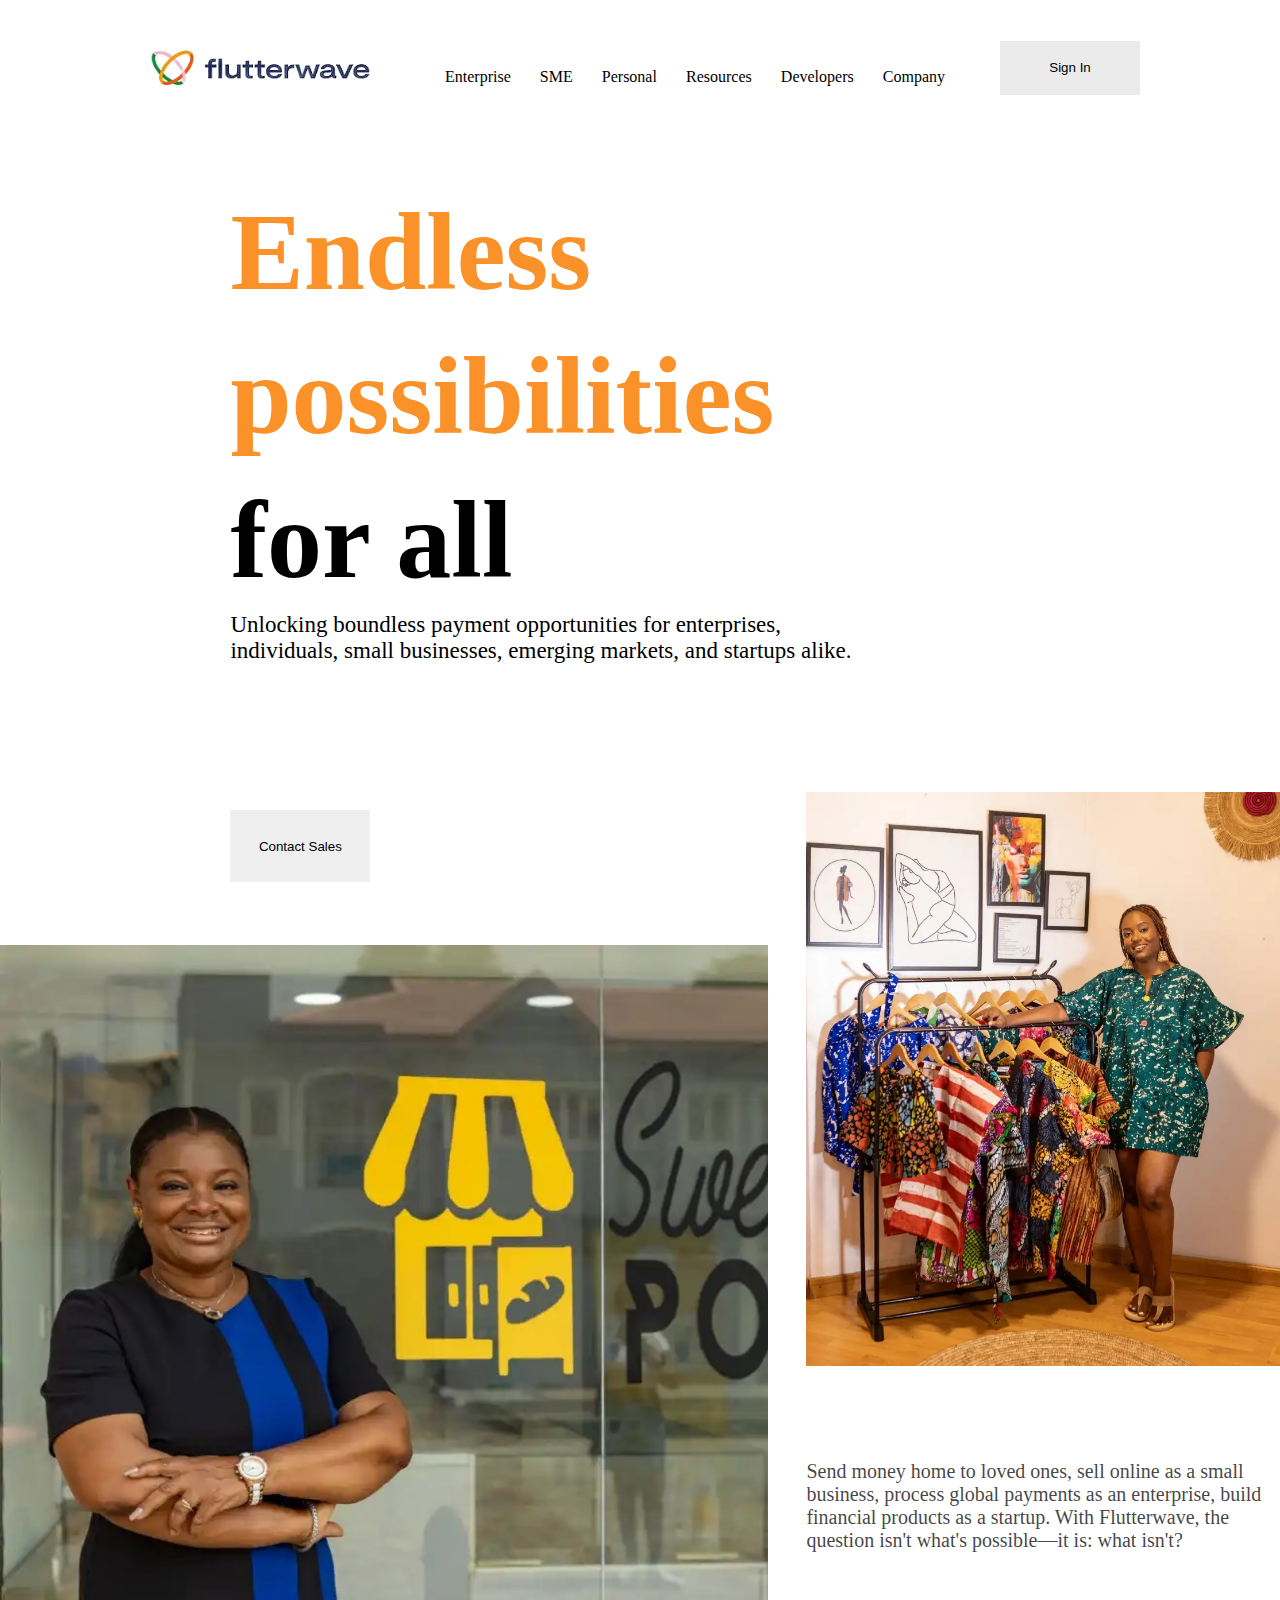
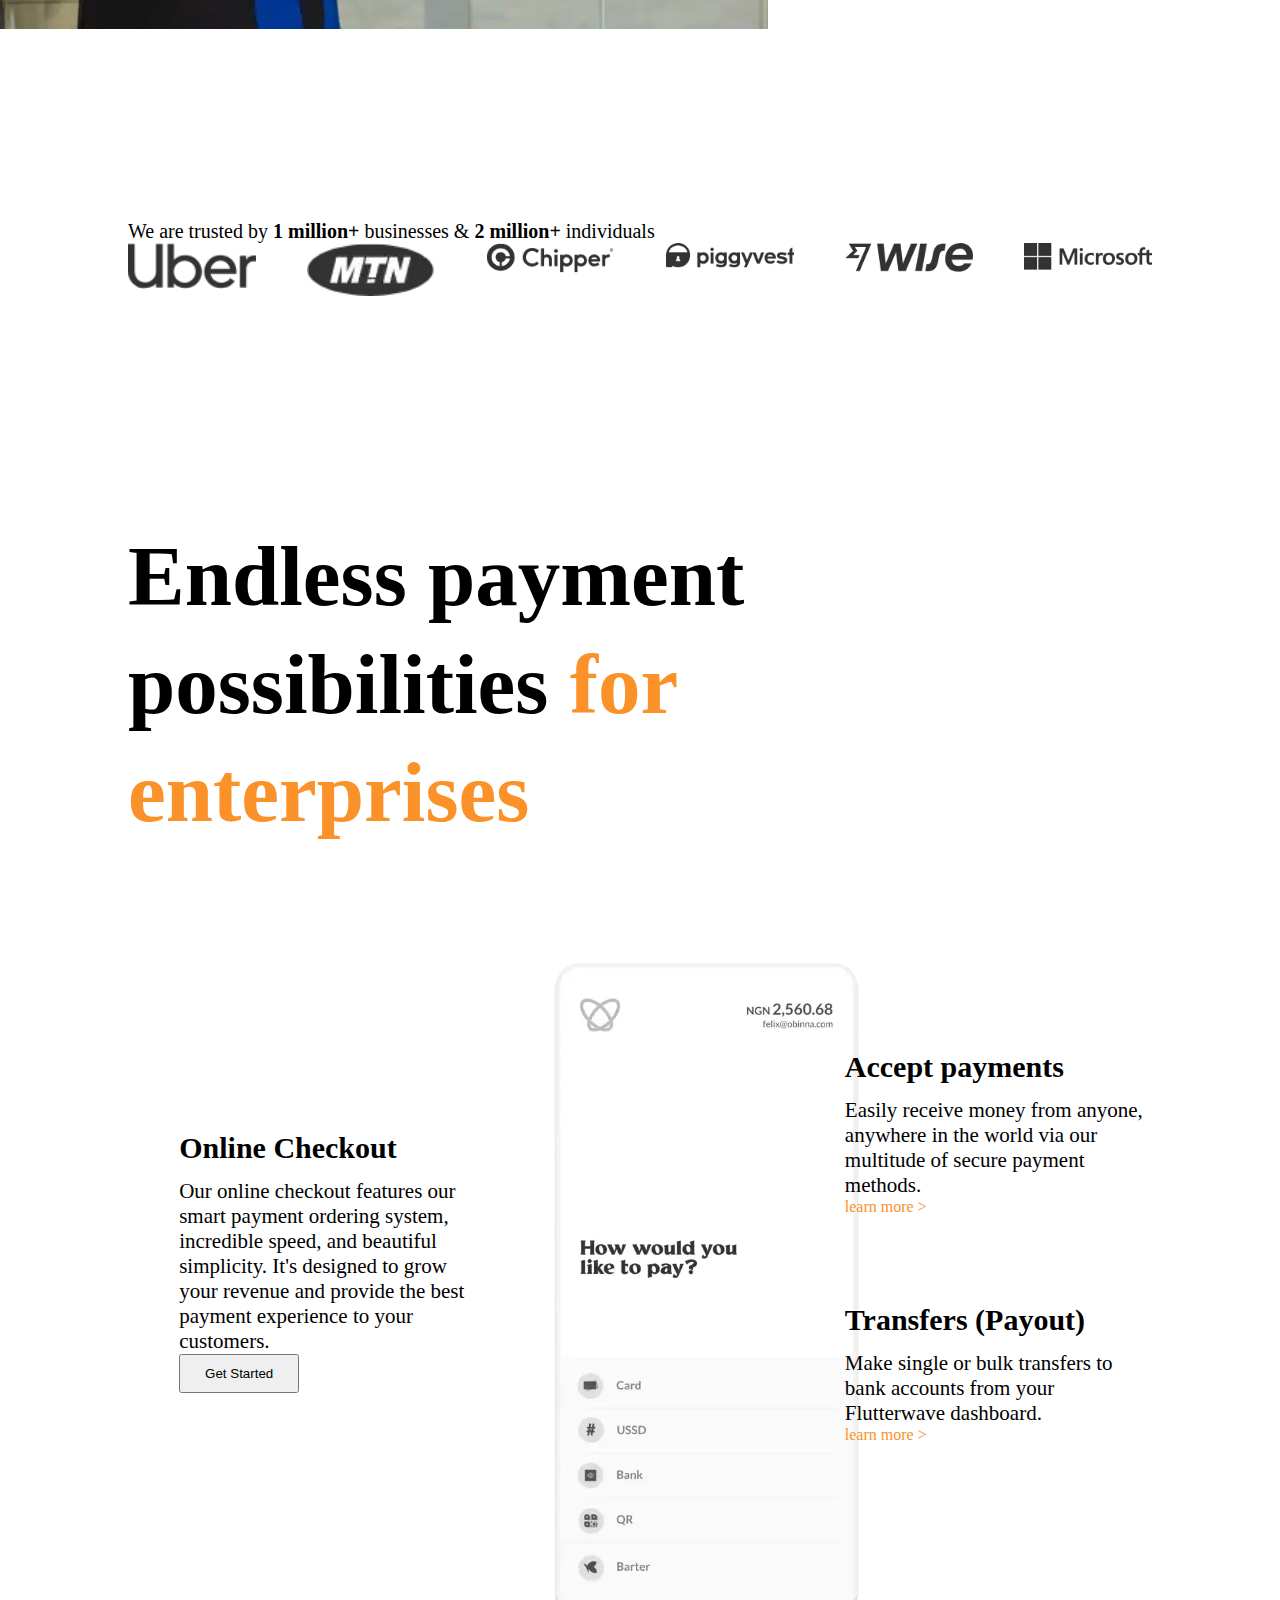
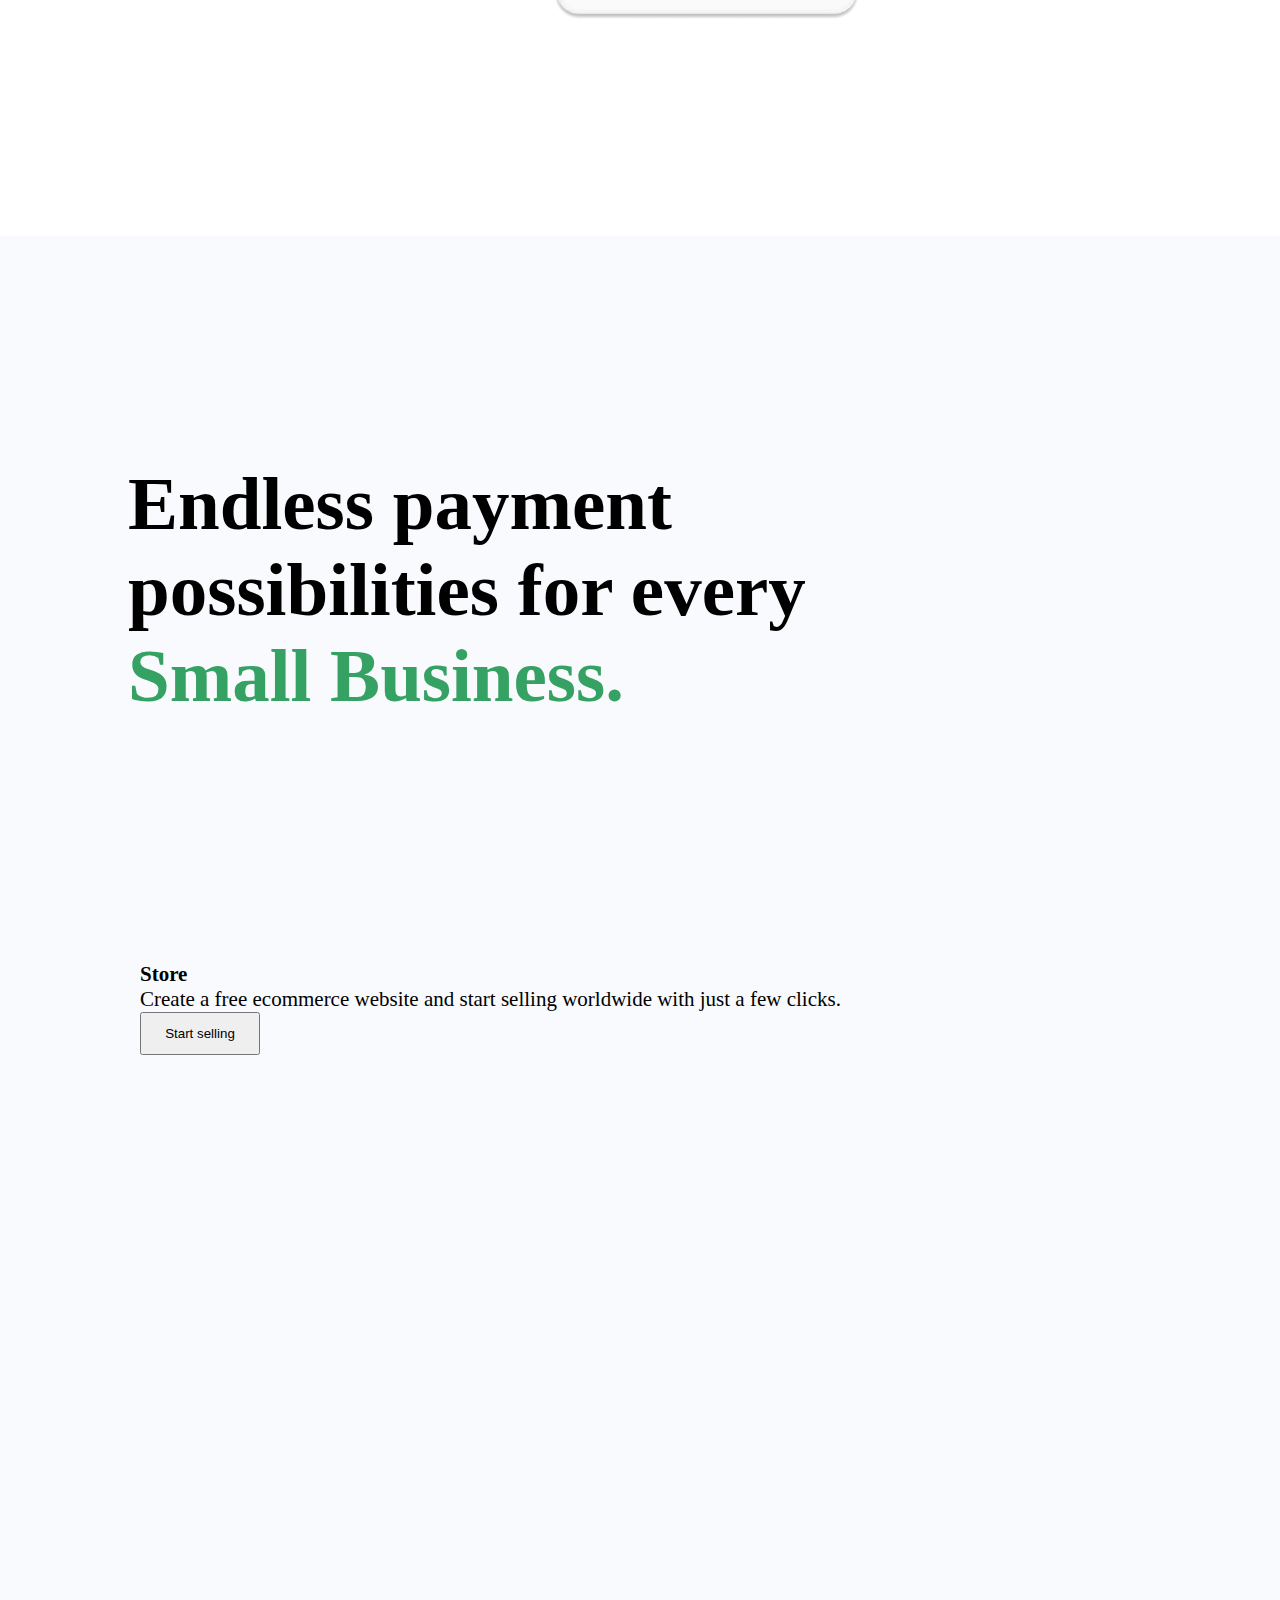
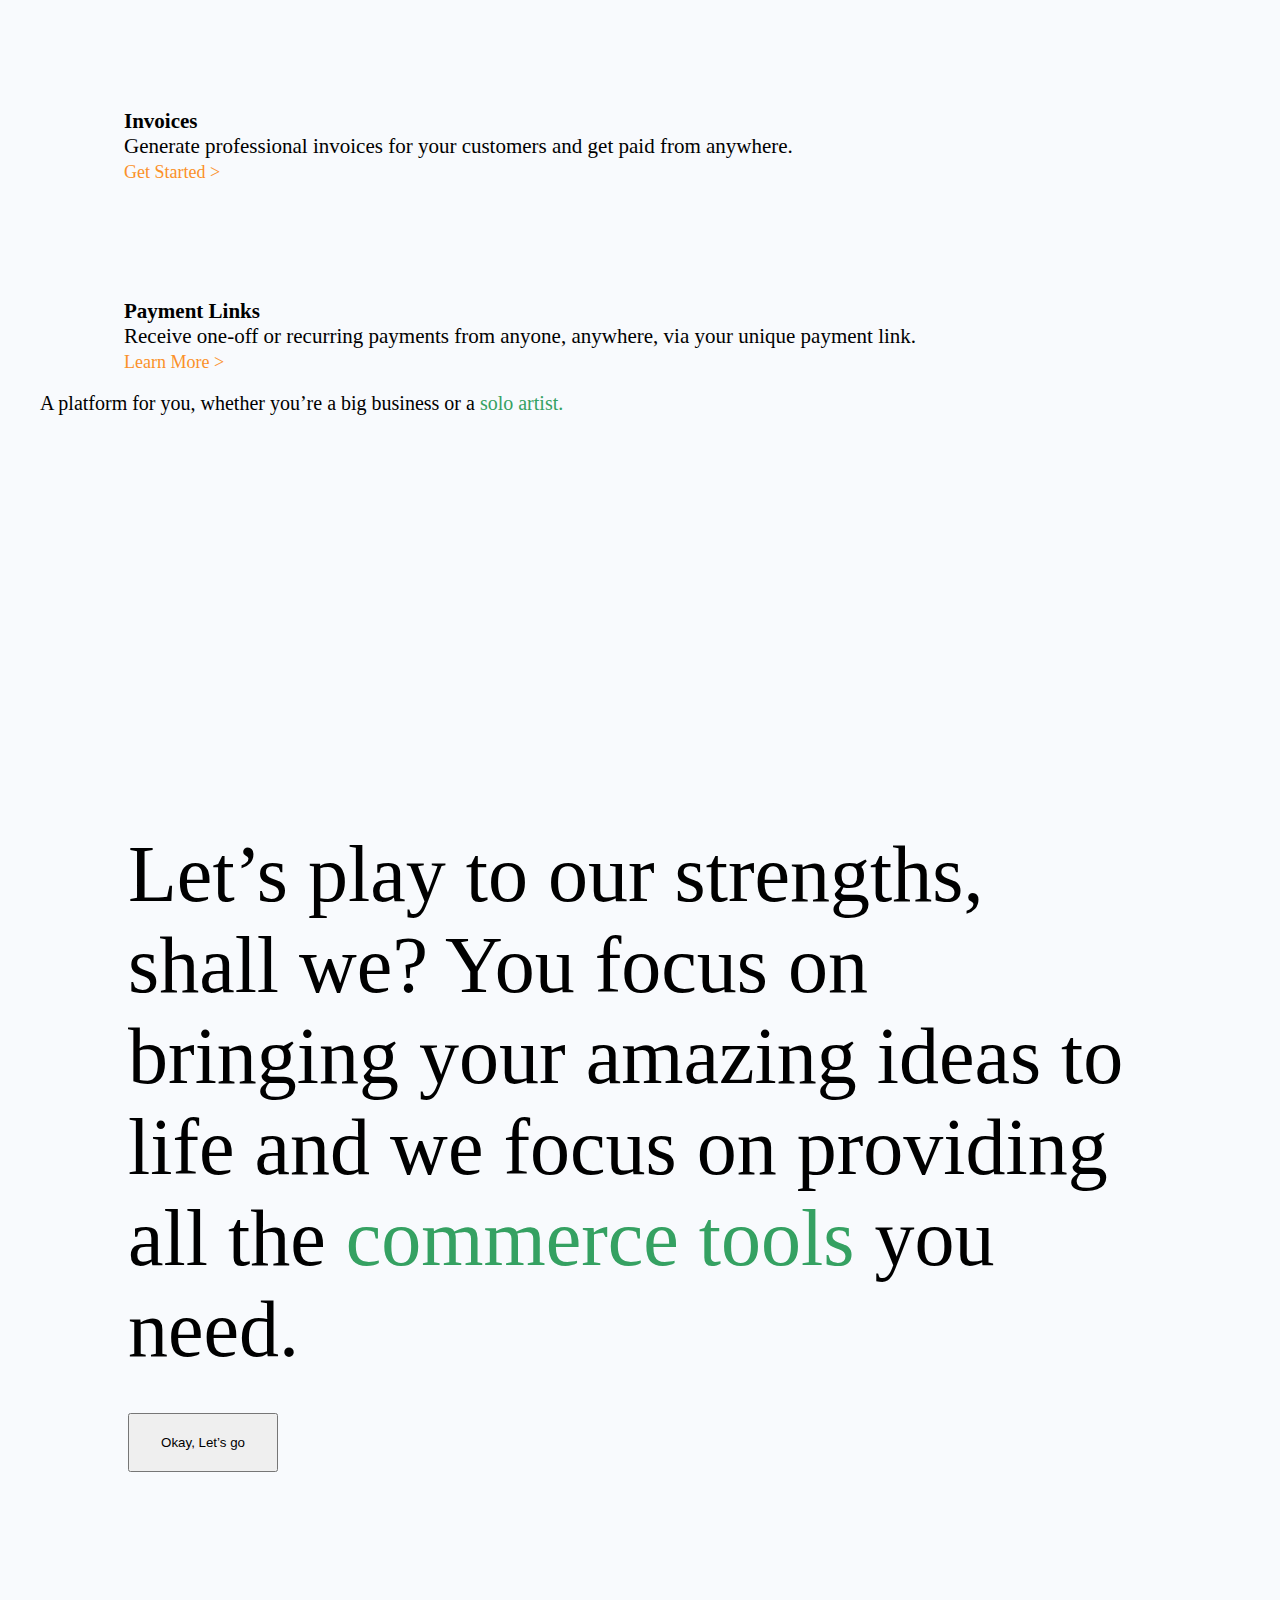
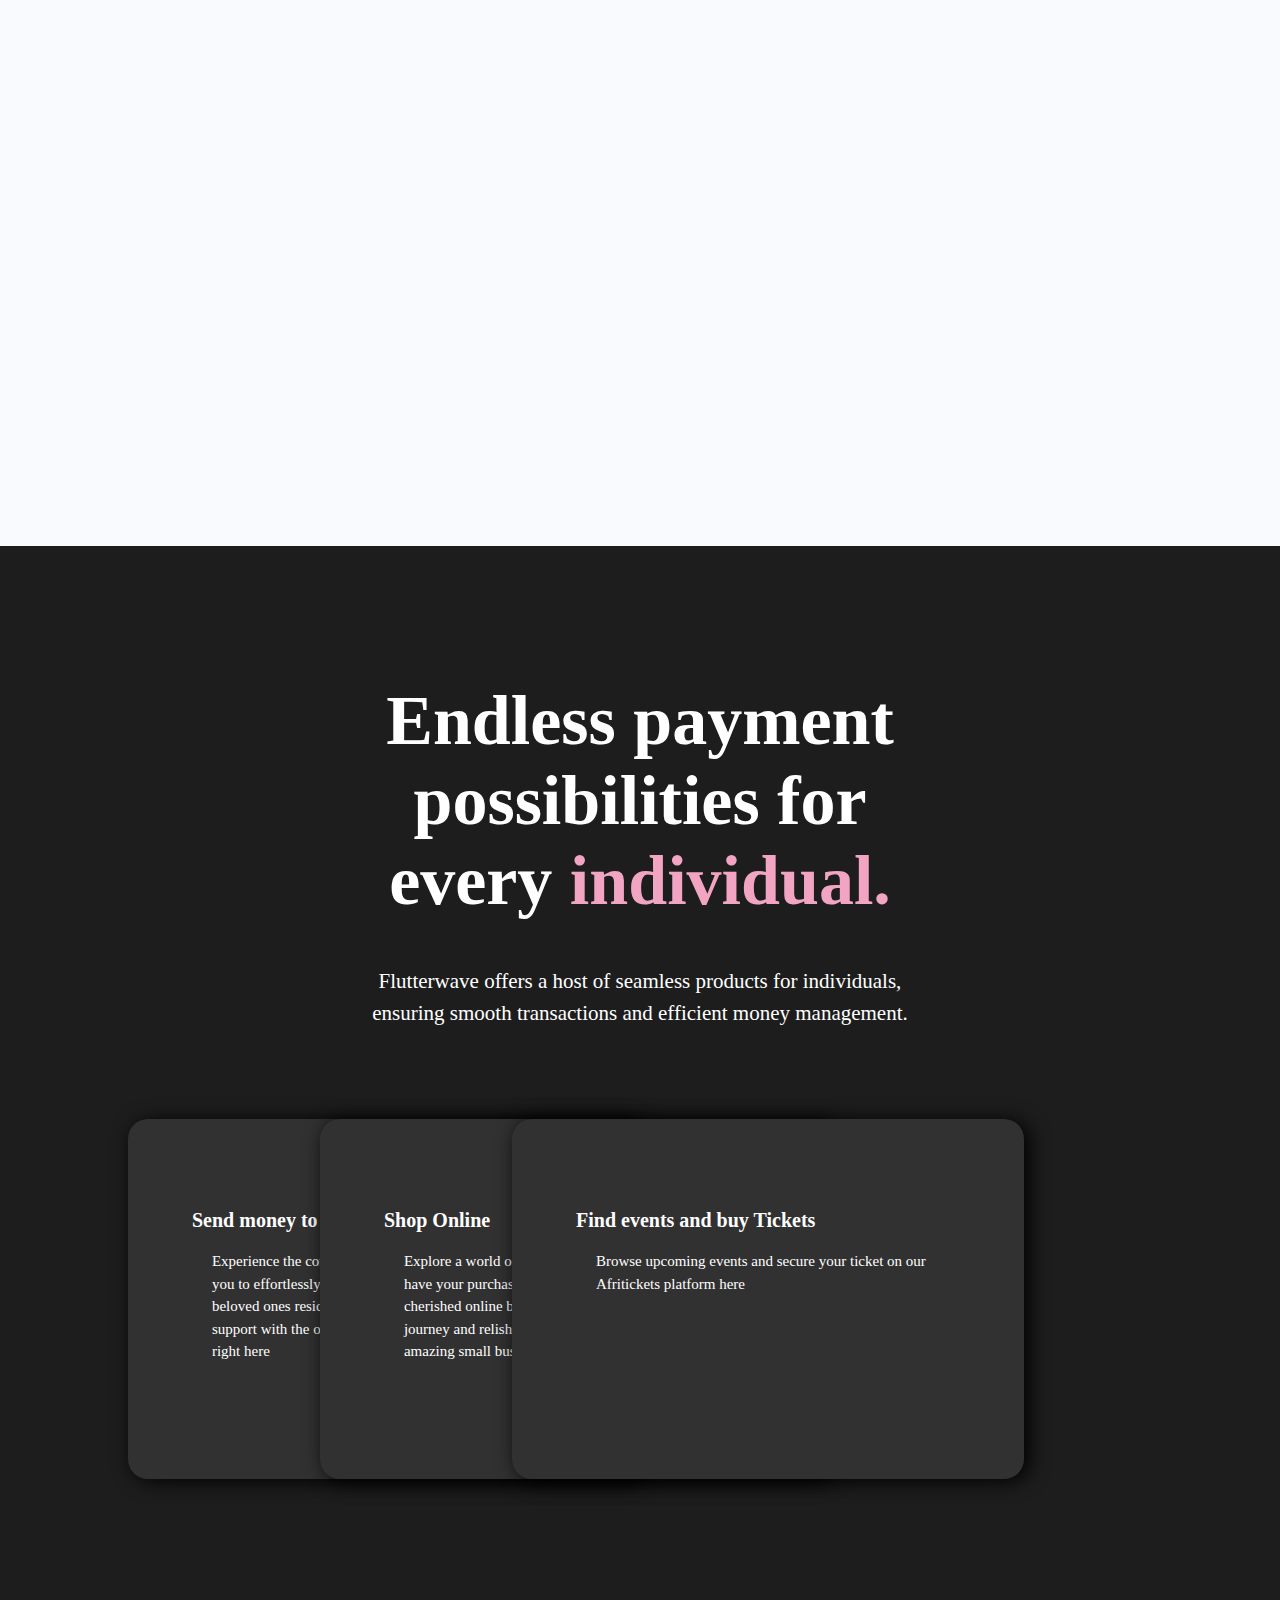
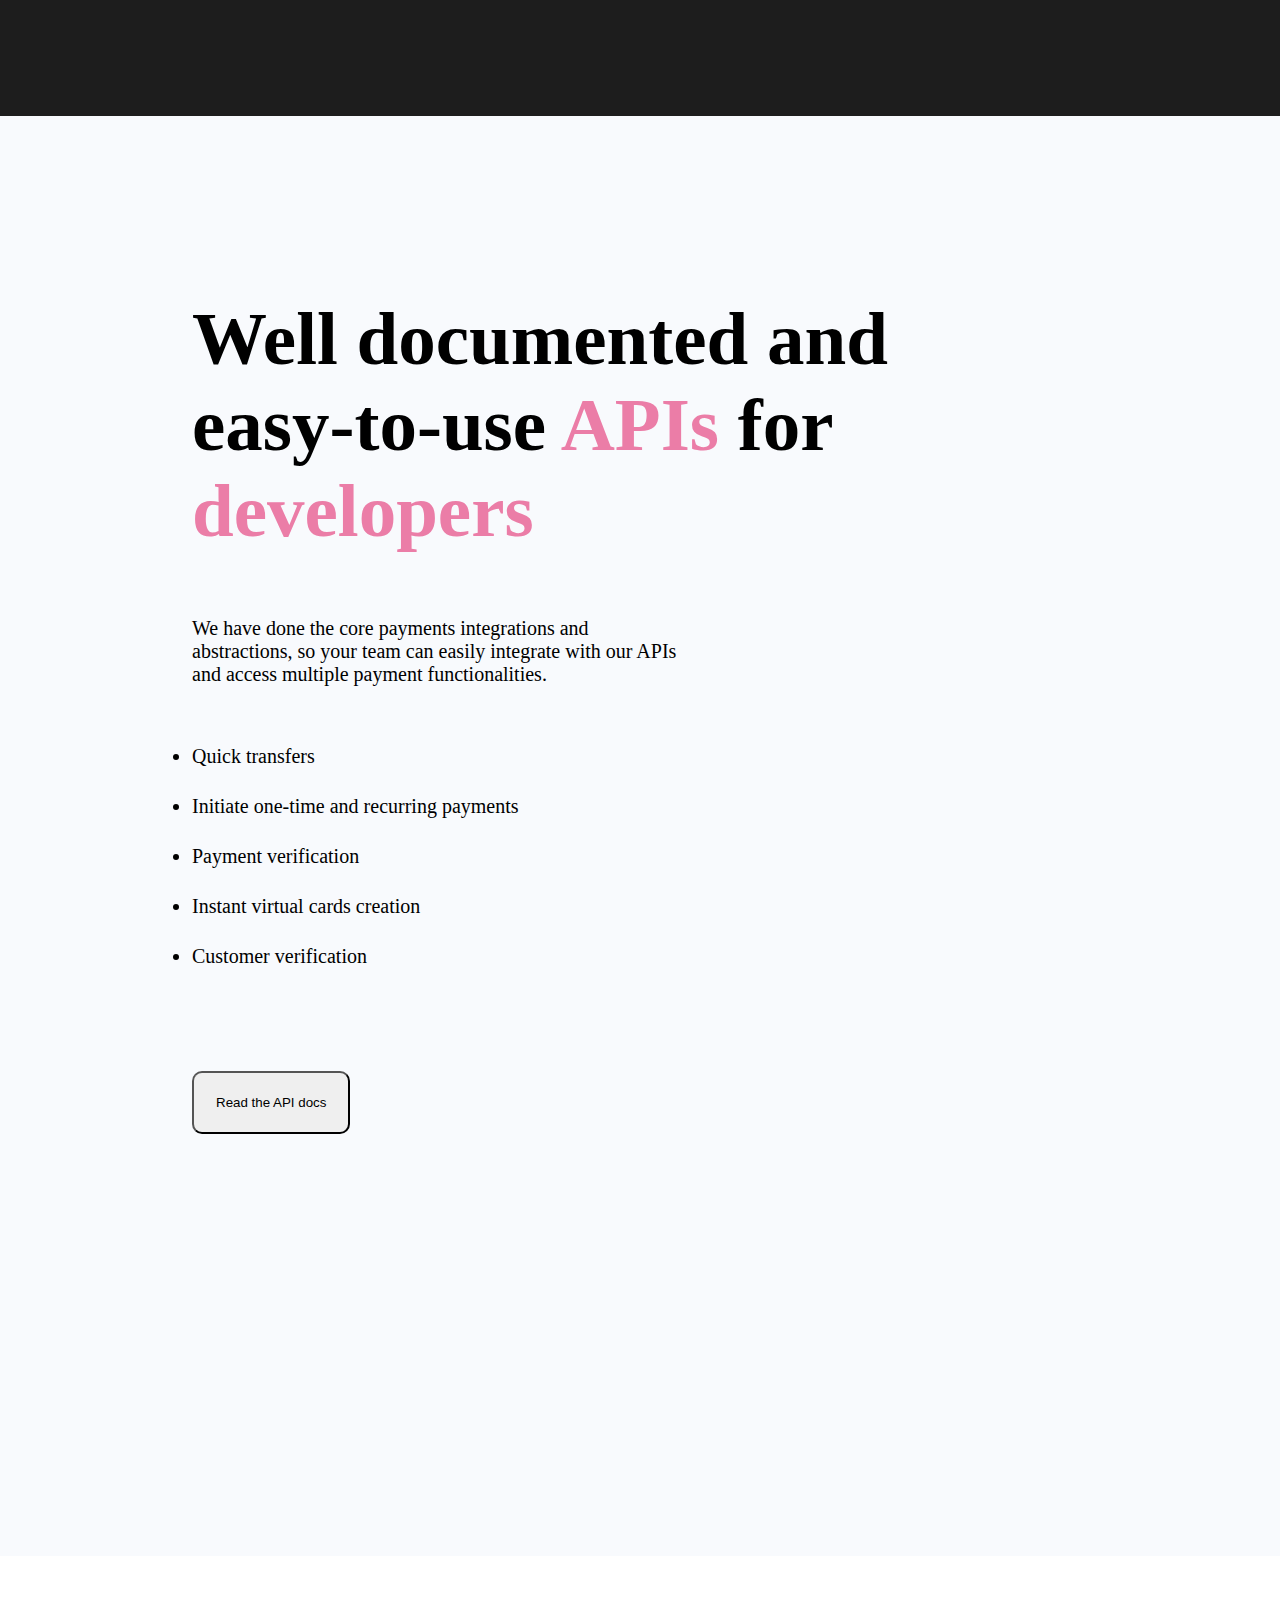
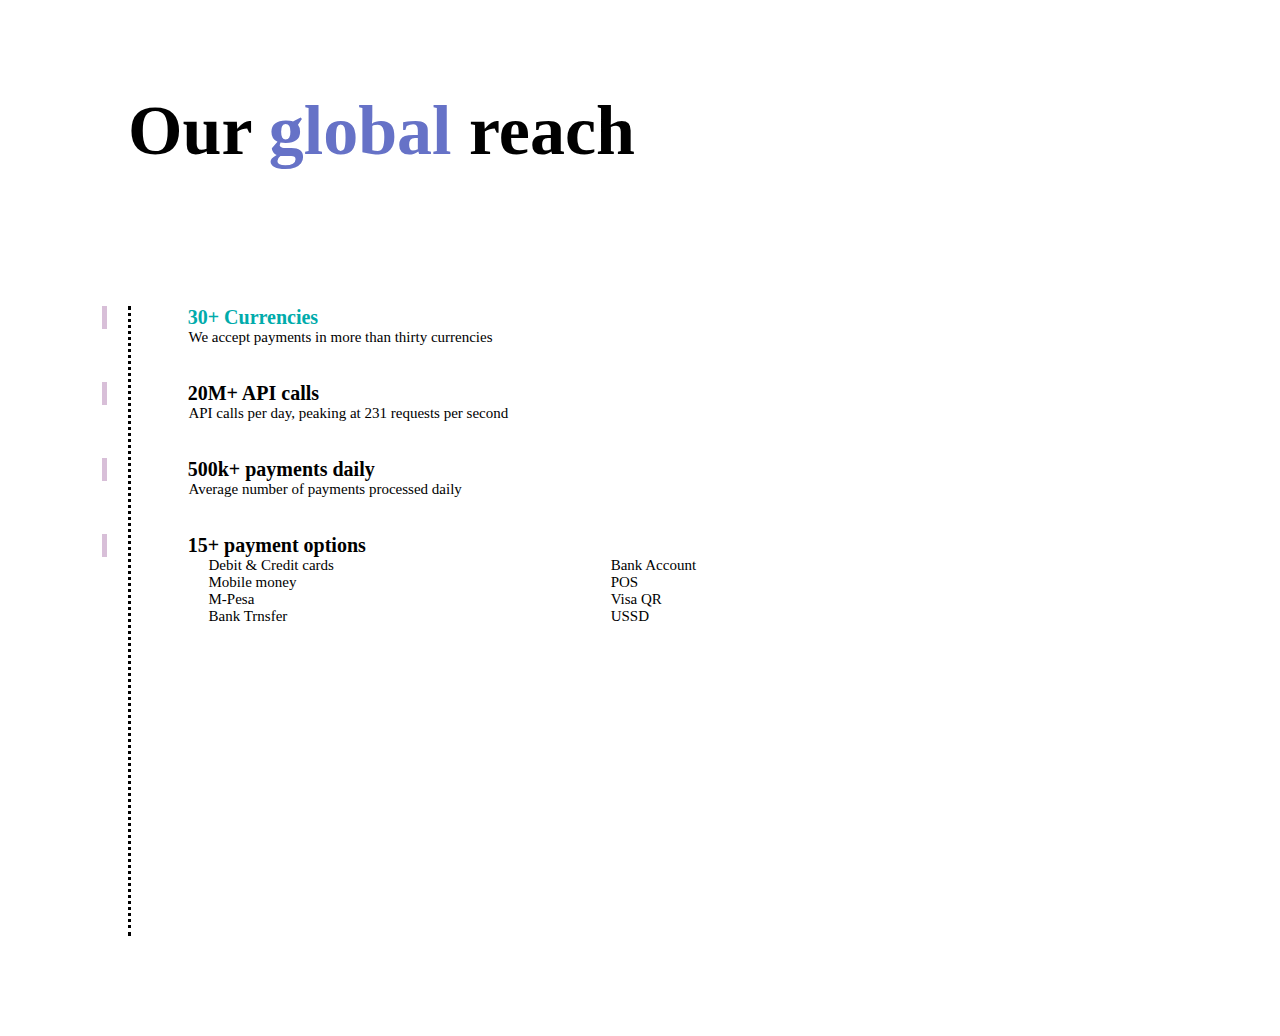
<file: HTML/home.html>
<!DOCTYPE html>
<html lang="en">
<head>
    <meta charset="UTF-8">
    <meta name="viewport" content="width=device-width, initial-scale=1.0">
    <title>Flutterwave</title>
    <link href="https://cdn.jsdelivr.net/npm/bootstrap@5.3.2/dist/css/bootstrap.min.css" rel="stylesheet" integrity="sha384-T3c6CoIi6uLrA9TneNEoa7RxnatzjcDSCmG1MXxSR1GAsXEV/Dwwykc2MPK8M2HN" crossorigin="anonymous">
    <link rel="stylesheet" href="../CSS/home.css">
</head>
<body>
    <!-- HTML for header -->
    <header>
        <nav>
                <img src="../Images/flutterwave-removebg-preview.png" alt="FLUTTERWAVE">
            <div>
                <ul>
                    <li><a href="#">Enterprise</a></li>
                    <li><a href="#">SME</a></li>
                    <li><a href="#">Personal</a></li>
                    <li><a href="#">Resources</a>
                        <div>
                            <ul>
                                <li>Pricing</li>
                                <li>Blog</li>
                                <li>Customer case studies</li>
                                <li>Integrations</li>
                            </ul>
                        </div>
                    </li>
                    <li><a href="#">Developers</a>
                        <div>
                            <ul>
                                <li>API Documentations</li>
                                <li>API Reference</li>
                                <li>API Status</li>
                            </ul>
                        </div>
                    </li>
                    <li><a href="#">Company</a>
                        <div>
                            <ul>
                                <li>Careers</li>
                                <li>Press</li>
                            </ul>
                        </div>
                    </li>
                </ul>
            </div>
            <button type="button" class="btn btn-secondary" id="button1">Sign In</button>
            <div id="bars"></div>
        </nav>
    </header>
    <!-- HTML for section1 -->
    <div id="section1">
        <h1>Endless possibilities <span>for all</span></h1>
        <p>Unlocking boundless payment opportunities for enterprises, individuals, small businesses, emerging markets, and startups alike.</p>
    </div>
    <button type="button" class="btn btn-dark" id="button2">Contact Sales</button>
    <!-- HTML for section2 -->
    <div id="section2">
        <div>
            <img src="../Images/flutterwave2.jpg" alt="">
            <p>Send money home to loved ones, sell online as a small business, process global payments as an enterprise, build financial products as a startup. With Flutterwave, the question isn't what's possible—it is: what isn't?</p>
        </div>
         <div>
            <img src="../Images/flutterwave1.webp" alt="">
            <p>Send money home to loved ones, sell online as a small business, process global payments as an enterprise, build financial products as a startup. With Flutterwave, the question isn't what's possible—it is: what isn't?</p>
         </div>
    </div>
    <div id="section2o2">
        <p>We are trusted by <strong>1 million+</strong> businesses & <strong>2 million+</strong> individuals</p>
        <div>
            <div id="img"></div>
            <div id="img"></div>
            <div id="img"></div>
            <div id="img"></div>
            <div id="img"></div>
            <div id="img"></div>
        </div>
    </div>
    <div id="section3o2">
        <h1><span>Endless payment possibilities</span> for enterprises</h1>
        <div id="section4o2">
            <div> 
                <h1>Online Checkout</h1>
                <p>Our online checkout features our smart payment ordering system, incredible speed, and beautiful simplicity. It's designed to grow your revenue and provide the best payment experience to your customers.</p>
                <button type="button" class="btn btn-dark">Get Started</button>
            </div>
            <div></div>
            <div>
                <h1>Accept payments</h1>
                <p>Easily receive money from anyone, anywhere in the world via our multitude of secure payment methods.</p>
                <span>learn more ></span>
                <h1>Transfers (Payout)</h1>
                <p>Make single or bulk transfers to bank accounts from your Flutterwave dashboard.</p>
                <span>learn more ></span>
            </div>
        </div>
    </div>
    <!-- HTML for section3 -->
   <div class="container-fluid" id="section3">
      <h1 id="paragraph1">Endless payment possibilities for every <span>Small Business.</span></h1>
      <div class="row" id="section1o3">
        <div class="col-5">
            <strong>Store</strong>
            <p>Create a free ecommerce website and start selling worldwide with just a few clicks.</p>
            <button type="button" class="btn btn-dark">Start selling</button>
        </div>
        <div class="col-7"></div>
      </div>
      <div class="row" id="section2o3">
         <div class="col-6"></div>
         <div class="col-5">
            <h4><strong>Invoices</strong></h4>
            <p>Generate professional invoices for your customers and get paid from anywhere.</p>
            <span>Get Started ></span><br><br>
            <h4><strong>Payment Links</strong></h4>
            <p>Receive one-off or recurring payments from anyone, anywhere, via your unique payment link.</p>
            <span>Learn More ></span>
         </div>
         <p id="section3o3">A platform for you, whether you’re a big business or a <span>solo artist.</span>
         </p>
     </div>
     <div id="section4o3">
         <p>Let’s play to our strengths, shall we? You focus on bringing your amazing ideas to life and we focus on providing all the <span>commerce tools </span>you need.</p>
         <button type="button" class="btn btn-dark">Okay, Let’s go</button>
     </div>
   </div>
   <div id="section3b">
    <h1 id="paragraph1">Endless payment possibilities for every <span>Small Business.</span></h1>
      <div class="container-fluid" id="section1o3b">
        <div>
            <strong>Store</strong>
            <p>Create a free ecommerce website and start selling worldwide with just a few clicks.</p>
            <button type="button" class="btn btn-dark">Start selling</button>
        </div>
        <div></div>
      </div>
      <div id="section2o3b">
        <div>
            <h4><strong>Invoices</strong></h4>
            <p>Generate professional invoices for your customers and get paid from anywhere.</p>
            <span>Get Started ></span><br><br>
            <h4><strong>Payment Links</strong></h4>
            <p>Receive one-off or recurring payments from anyone, anywhere, via your unique payment link.</p>
            <span>Learn More ></span> 
        </div>
        <div></div>
        <p id="section3o3b">A platform for you, whether you’re a big business or a <span>solo artist.</span>
        </p>
        <div id="section4o3b">
            <p>Let’s play to our strengths, shall we? You focus on bringing your amazing ideas to life and we focus on providing all the <span>commerce tools</span> you need.</p>
            <button type="button" class="btn btn-dark">Okay, Let’s go</button>
        </div>
      </div>
   </div>
   <!-- HTML FOR SECTION4 -->
   <div id="section4">
       <h1>Endless payment possibilities for every <span>individual.</span></h1>
       <p>Flutterwave offers a host of seamless products for individuals, ensuring smooth transactions and efficient money management.</p>
       <div id="section1o4">
        <div id="box1">
            <h1>Send money to loved ones</h1>
            <p>Experience the convenience and security of Send, enabling you to effortlessly and securely transfer funds to your beloved ones residing overseas. Begin sharing financial support with the ones who hold significance in your life right here</p>
        </div>
        <div id="box2">
            <h1>Shop Online</h1>
            <p>Explore a world of possibilities as you Discover, Shop, and have your purchases conveniently delivered from your cherished online businesses. Embark on a secure shopping journey and relish the joy of acquiring great items from amazing small businesses, right here</p>
        </div>
        <div id="box3">
            <h1>Find events and buy Tickets</h1>
            <p>Browse upcoming events and secure your ticket on our Afritickets platform here</p>
        </div>
       </div>
       <div id="section1o4b">
        <div id="box1b">
            <h1>Send money to loved ones</h1>
            <p>Experience the convenience and security of Send, enabling you to effortlessly and securely transfer funds to your beloved ones residing overseas. Begin sharing financial support with the ones who hold significance in your life right here</p>
        </div>
        <div id="box2b">
            <h1>Shop Online</h1>
            <p>Explore a world of possibilities as you Discover, Shop, and have your purchases conveniently delivered from your cherished online businesses. Embark on a secure shopping journey and relish the joy of acquiring great items from amazing small businesses, right here</p>
        </div>
        <div id="box3b">
            <h1>Find events and buy Tickets</h1>
            <p>Browse upcoming events and secure your ticket on our Afritickets platform here</p>
        </div>
       </div>
   </div>
   <!-- HTML for section5 -->
   <div id="section5">
        <h1>Well documented and easy-to-use <span>APIs</span> for <span>developers</span></h1>
        <p>We have done the core payments integrations and abstractions, so your team can easily integrate with our APIs and access multiple payment functionalities.</p>
        <ul>
            <li>Quick transfers</li>
            <li> Initiate one-time and recurring payments</li>
            <li>Payment verification</li>
            <li>Instant virtual cards creation</li>
            <li>Customer verification</li>
        </ul>
        <button type="button" class="btn btn-dark">Read the API docs</button>
   </div>
   <!-- HTML for section6 -->
   <div id="section6">
      <h1>Our <span>global</span> reach</h1>
      <div class="row" id="section1o6">
         <div class="col-5">
                <h1><a href="">30+ Currencies</a></h1>
                <p>We accept payments in more than thirty currencies</p>
                <br><br>
                <h1>20M+ API calls</h1>
                <p>API calls per day, peaking at 231 requests per second</p>
                <br><br>
                <h1>500k+ payments daily</h1>
                <p>Average number of payments processed daily</p>
                <br><br>
                <h1>15+ payment options</h1>
                <div id="smally">
                    <div>
                      <p>Debit & Credit cards</p>
                      <p>Mobile money</p>
                      <p>M-Pesa</p>
                      <p>Bank Trnsfer</p>
                    </div>
                    <div>
                      <p>Bank Account</p>
                      <p>POS</p>
                      <p>Visa QR</p>
                      <p>USSD</p>
                    </div>
                </div>
         </div>
         <div class="col-7" id="earth"></div>
      </div>
        <div id="section1o6b">
               <h1><a href="">30+ Currencies</a></h1>
               <p>We accept payments in more than thirty currencies</p>
               <br><br>
               <h1>20M+ API calls</h1>
               <p>API calls per day, peaking at 231 requests per second</p>
               <br><br>
               <h1>500k+ payments daily</h1>
               <p>Average number of payments processed daily</p>
               <br><br>
               <h1>15+ payment options</h1>
               <div id="smally">
                   <div>
                     <p>Debit & Credit cards</p>
                     <p>Mobile money</p>
                     <p>M-Pesa</p>
                     <p>Bank Trnsfer</p>
                   </div>
                   <div>
                     <p>Bank Account</p>
                     <p>POS</p>
                     <p>Visa QR</p>
                     <p>USSD</p>
                   </div>
               </div>
        </div>
        <div id="earthb"></div>
     </div>
</body>
<script src="https://cdn.jsdelivr.net/npm/bootstrap@5.3.2/dist/js/bootstrap.bundle.min.js" integrity="sha384-C6RzsynM9kWDrMNeT87bh95OGNyZPhcTNXj1NW7RuBCsyN/o0jlpcV8Qyq46cDfL" crossorigin="anonymous"></script>
</html>
</file>
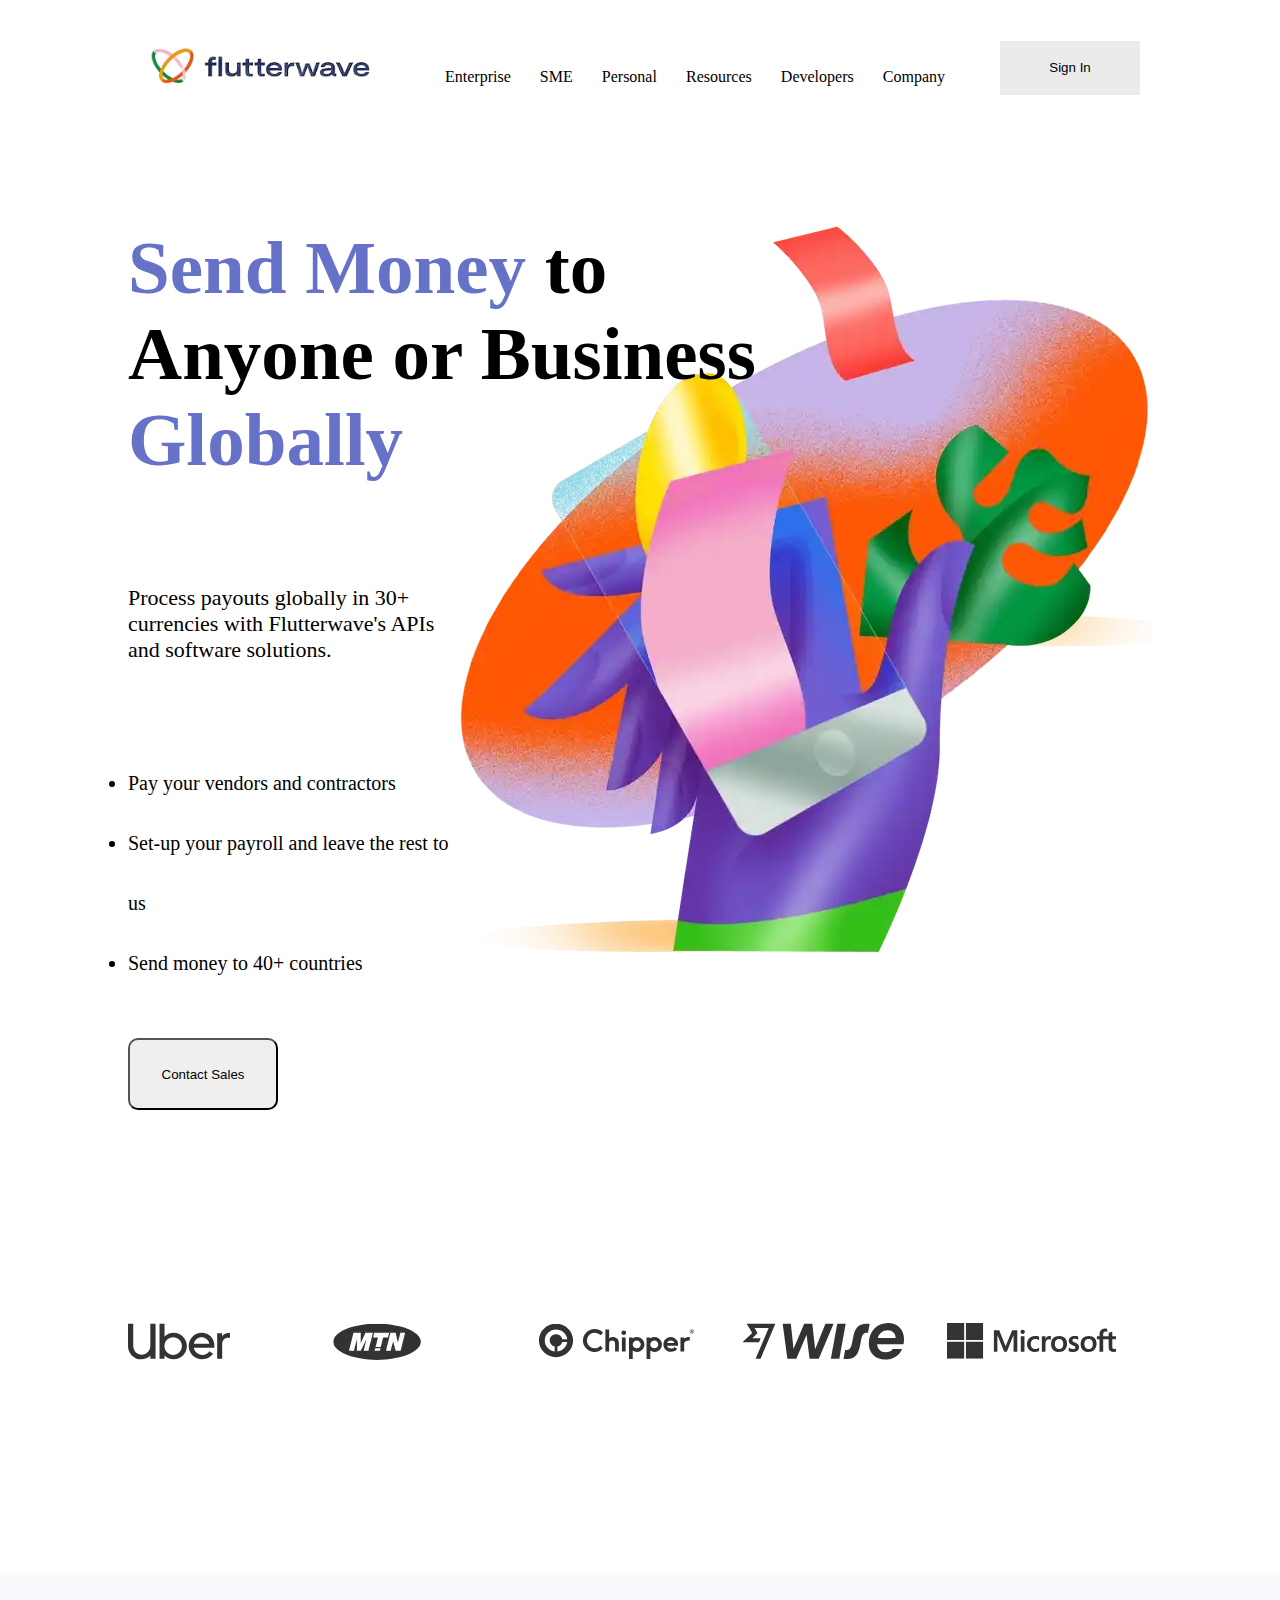
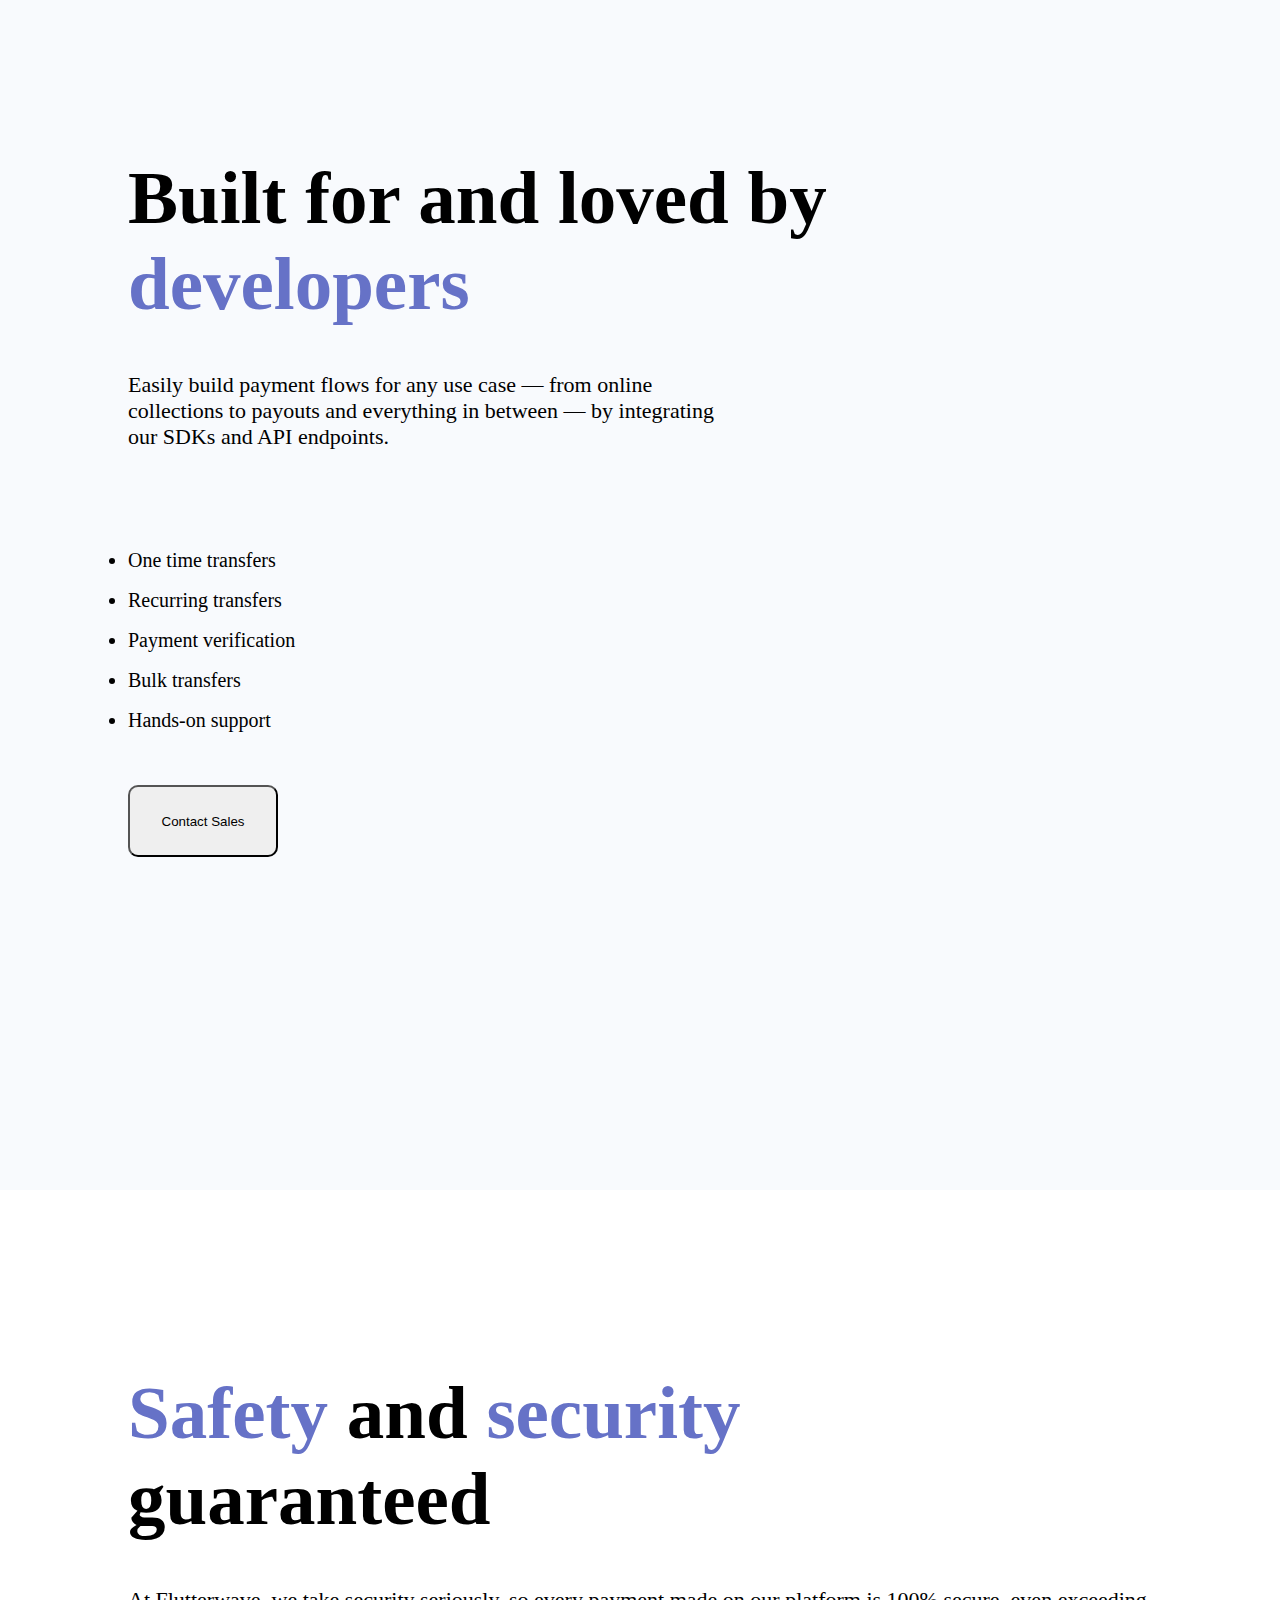
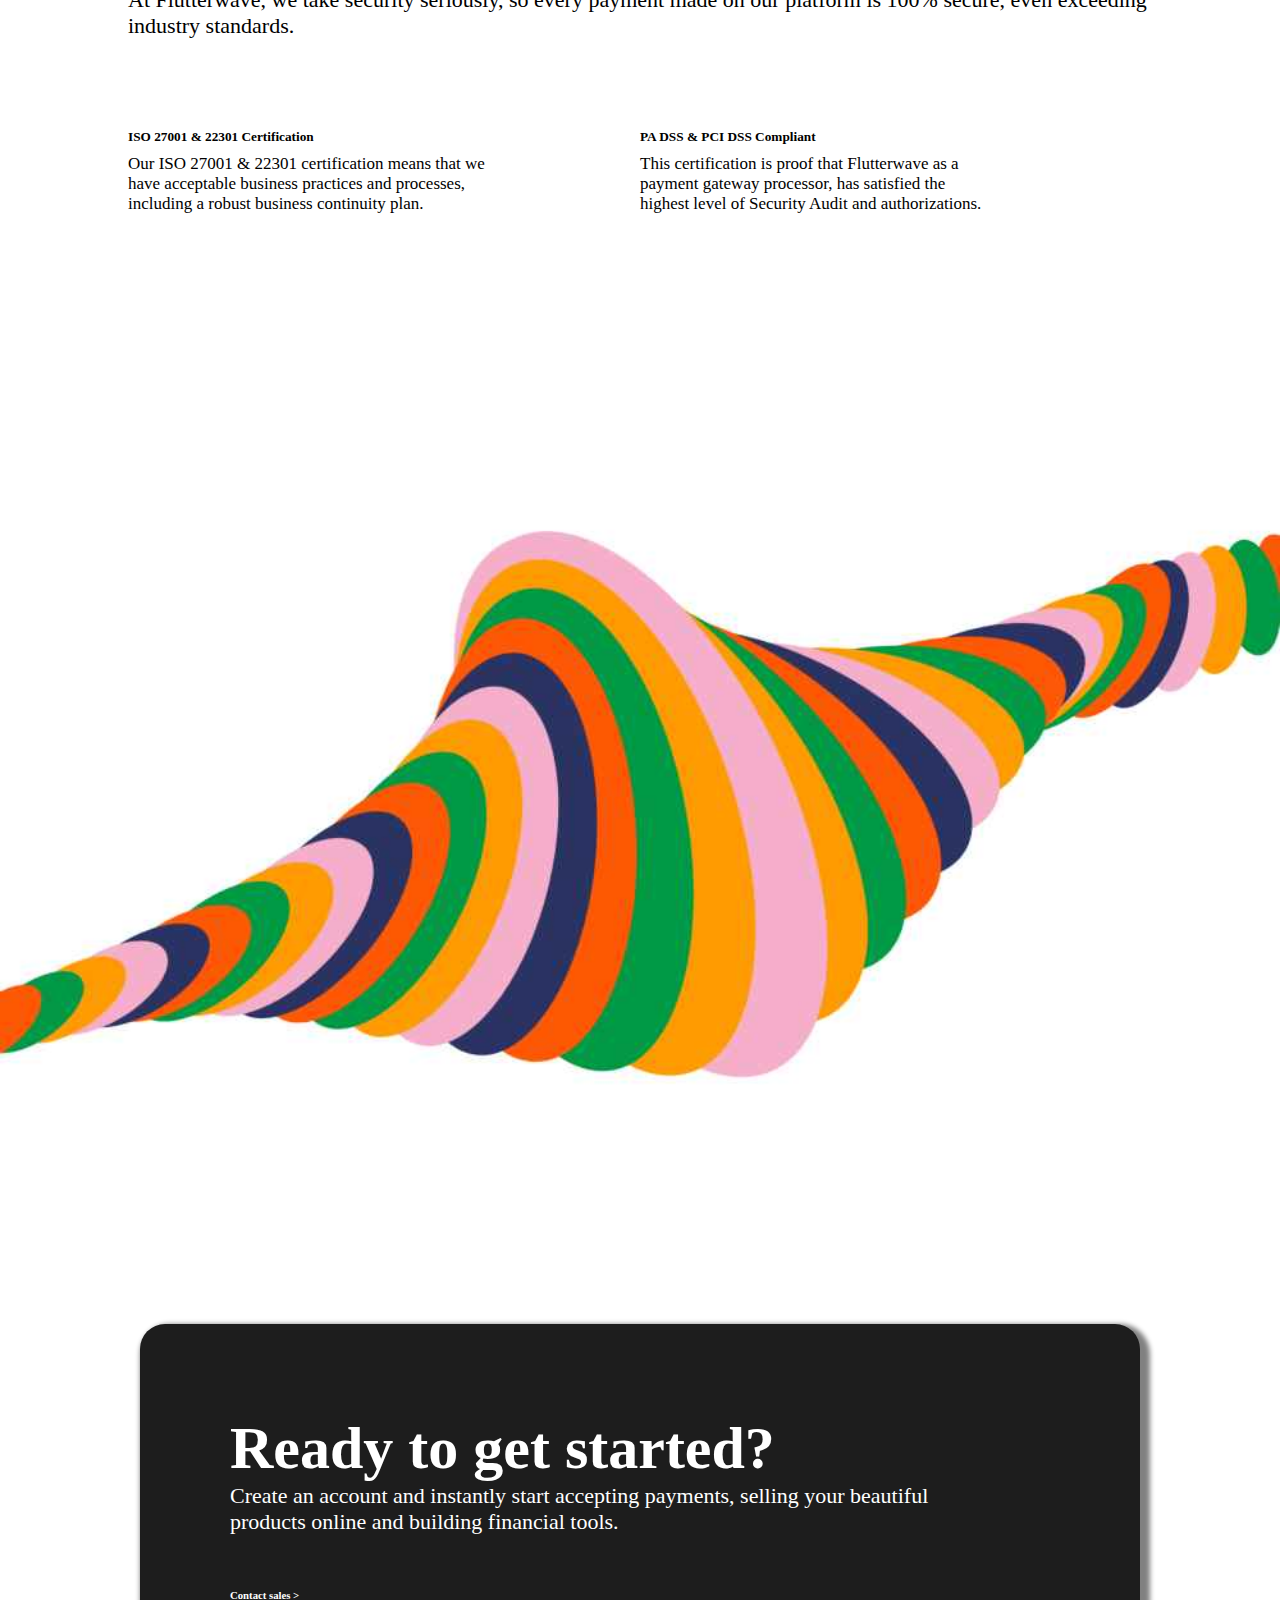
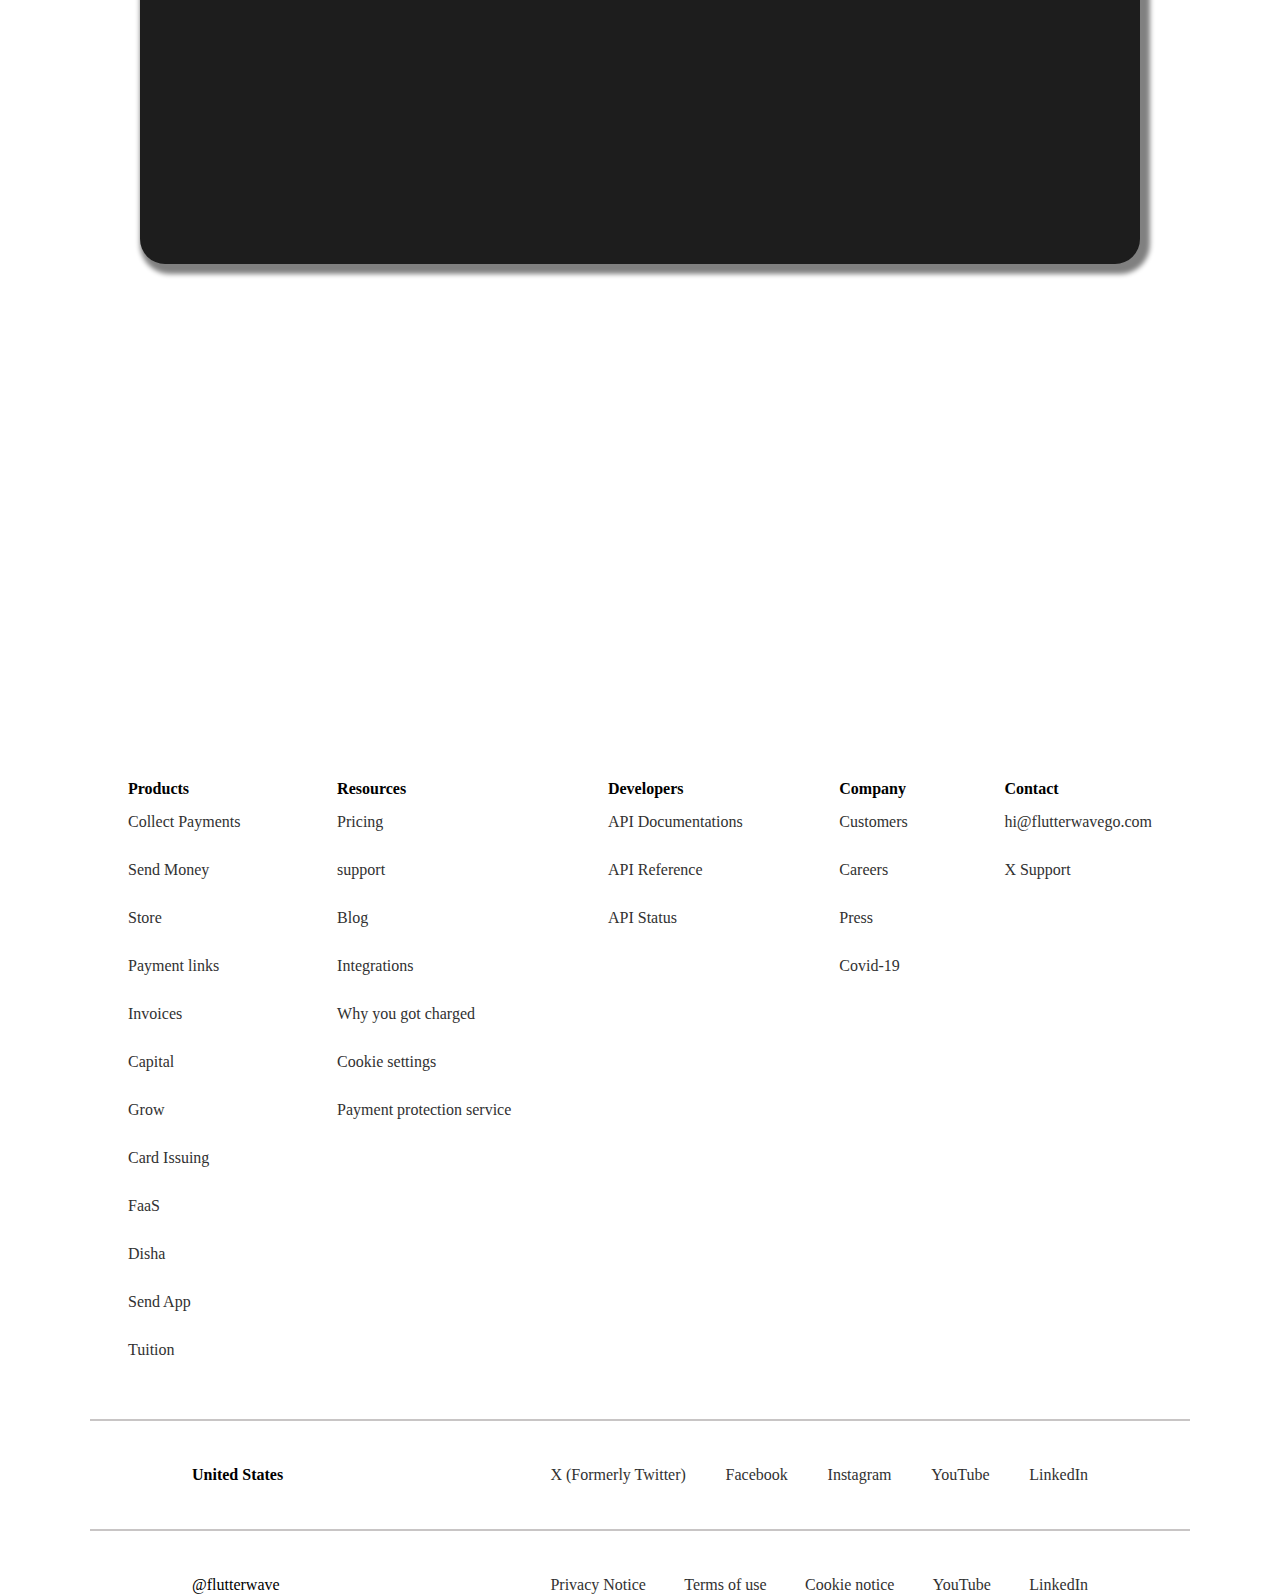
<file: HTML/payout.html>
<!DOCTYPE html>
<html lang="en">
<head>
    <meta charset="UTF-8">
    <meta name="viewport" content="width=device-width, initial-scale=1.0">
    <title>Payout</title>
    <link href="https://cdn.jsdelivr.net/npm/bootstrap@5.3.2/dist/css/bootstrap.min.css" rel="stylesheet" integrity="sha384-T3c6CoIi6uLrA9TneNEoa7RxnatzjcDSCmG1MXxSR1GAsXEV/Dwwykc2MPK8M2HN" crossorigin="anonymous">
    <link rel="stylesheet" href="https://cdnjs.cloudflare.com/ajax/libs/font-awesome/6.5.1/css/all.min.css" integrity="sha512-DTOQO9RWCH3ppGqcWaEA1BIZOC6xxalwEsw9c2QQeAIftl+Vegovlnee1c9QX4TctnWMn13TZye+giMm8e2LwA==" crossorigin="anonymous" referrerpolicy="no-referrer" />
    <link rel="stylesheet" href="../CSS/payout.css">
</head>
<body>
     <!-- HTML for header -->
     <header>
        <nav>
                <a href="/index.html"><img src="../Images/flutterwave-removebg-preview.png" alt="FLUTTERWAVE"></a>
            <div>
                <ul>
                    <li><a href="#">Enterprise</a>
                       <div id="tough">
                           <div>
                             <section><p>Payment Solution</p></section>
                             <section><p>Grow your business</p></section>
                           </div>
                           <div>
                              <section>
                                 <a href="#"><h6>Accept Online Payments</h6></a>
                                 <p>Easily receive online payments from around the world in different currencies.</p>
                              </section>
                              <section>
                                 <a href="./payout.html"><h6>Payout and Transfers</h6></a>
                                 <p>Experience effortless cross-border payouts and transfers in various currencies worldwide.</p>
                              </section>
                              <section>
                                 <a href="./swap.html"><h6>Swap</h6></a>
                                 <p>Swap your Naira for Dollars, Euros and Pounds</p>
                              </section>
                              <section>
                                 <a href="#"><h6>POS Systems</h6></a>
                                 <p>Point of Sale devices with multiple payment methods to grow your physical business.</p>
                              </section>
                              <section>
                                 <a href="./checkout.html"><h6>Checkout Demo</h6></a>
                                 <p>Experience checkout yourself.</p>
                              </section>
                           </div>
                       </div>
                    </li>
                    <li><a href="#">SME</a>
                        <div id="toughdropdown">
                            <div>
                                <section><p>Sell to anyone anywhere</p></section>
                                <section><p>Grow your business</p></section>
                            </div>
                            <div>
                                <section>
                                    <a href="#"><h6>Online Checkout</h6></a>
                                    <p>Add our checkout to your Shopify, WordPress, WooCommerce, Joomla and PrestaShop stores.</p>
                                </section>
                                <section>
                                    <a href="./swap.html"><h6>Swap</h6></a>
                                    <p>Swap your Naira for Dollars, Euros and Pounds</p>
                                </section>
                                <section>
                                    <a href="#"><h6>Payment links</h6></a>
                                    <p>Accept payments without writing code.</p>
                                </section>
                                <section>
                                    <a href="#"><h6>Invoices</h6></a>
                                    <p>Create and issue professional invoices for global payments.</p>
                                </section>
                                <section>
                                    <a href="#"><h6>POS Systems</h6></a>
                                    <p>Point of Sale devices with multiple payment methods to grow your physical business.</p>
                                </section>
                                <section>
                                    <a href="#"><h6>Disha for creators</h6></a>
                                    <p>Effortlessly create a free single-page website, sell products globally, no coding required.</p>
                                </section>
                                <section>
                                    <a href="#"><h6>Build your online Store</h6></a>
                                    <p>Create a free online store that helps you find customers, and accept payments globally.</p>
                                </section>
                                <section>
                                    <a href="#"><h6>Afritickets</h6></a>
                                    <p>Experience the integrated offering of lifestyle, business, event, and travel management services.</p>
                                </section>
                            </div>
                        </div>
                    </li>
                    <li><a href="#">Personal</a>
                        <div>
                            <section>
                                <a href="#"><h6>Send app</h6></a>
                                <p>Safely, quickly and conveniently send money to the people who matter most to you.</p>
                            </section>
                            <section>
                                <a href="#"><h6>Market</h6></a>
                                <p>Discover, shop and get your items delivered to you from your favourite online businesses.
                                </p>
                            </section>
                            <section>
                                <a href="./swap.html"><h6>Swap</h6></a>
                                <p>Swap your Naira for Dollars, Euros and Pounds</p>
                            </section>
                            <section>
                                <a href="#"><h6>Buy Events Ticket</h6></a>
                                <p>Conveniently find events you love and buy your tickets.</p>
                            </section>
                            <section>
                                <a href="#"><h6>Tuition</h6></a>
                                <p>Quick and easy tuition fee payments to African and international schools.</p>
                            </section>
                            <section>
                                <p><i class="fa-solid fa-qrcode"></i> Scan to download Send App Mobile</p>
                            </section>
                        </div>
                    </li>
                    <li><a href="#">Resources</a>
                        <div>
                            <ul>
                                <a href="./pricing.html"><li>Pricing</li></a>
                                <a href="#"><li>Blog</li></a>
                                <a href="#"><li>Customer case studies</li></a>
                                <a href="#"><li>Integrations</li></a>
                            </ul>
                        </div>
                    </li>
                    <li><a href="#">Developers</a>
                        <div>
                            <ul>
                                <a href="#"><li>API Documentations</li></a>
                                <a href="#"><li>API Reference</li></a>
                                <a href="#"><li>API Status</li></a>
                            </ul>
                        </div>
                    </li>
                    <li><a href="#">Company</a>
                        <div>
                            <ul>
                                <a href="#"><li>Careers</li></a>
                                <a href="#"><li>Press</li></a>
                            </ul>
                        </div>
                    </li>
                </ul>
            </div>
            <button type="button" class="btn btn-secondary" id="button1">Sign In</button>
            <div id="bars"></div>
        </nav>
    </header>
    <!-- HTML for section1 -->
    <div id="section1">
        <div>
            <h1><span>Send Money </span>to Anyone or Business <span>Globally</span></h1>
            <p>Process payouts globally in 30+ currencies with Flutterwave's APIs and software solutions.</p>
            <ul>
                <li>Pay your vendors and contractors</li>
                <li>Set-up your payroll and leave the rest to us</li>
                <li>Send money to 40+ countries</li>
            </ul>
            <button type="button" class="btn btn-dark">Contact Sales</button>
        </div>
        <div>
            <img src="../Images/flutterwave7.webp" alt="">
        </div>
    </div>
    <div id="section2o1">
        <section><img src="../Images/uber.webp" alt=""></section>
        <section><img src="../Images/mtn.webp" alt=""></section>
        <section><img src="../Images/chipper.webp" alt=""></section>
        <section><img src="../Images/wise.webp" alt=""></section>
        <section><img src="../Images/microsoft.webp" alt=""></section>
    </div>
    <!-- HTML for section2 -->
    <div id="section2">
        <h1>Built for and loved by <span>developers</span></h1>
        <p>Easily build payment flows for any use case — from online collections to payouts and everything in between — by integrating our SDKs and API endpoints.</p>
        <ul>
            <li>One time transfers</li>
            <li>Recurring transfers</li>
            <li>Payment verification</li>
            <li>Bulk transfers</li>
            <li>Hands-on support</li>
        </ul>
        <button type="button" class="btn btn-dark">Contact Sales</button>
    </div>
    <!-- HTML for section3 -->
    <div id="section3">
        <h1><span>Safety</span> and <span>security</span> guaranteed</h1>
        <p>At Flutterwave, we take security seriously, so every payment made on our platform is 100% secure, even exceeding industry standards.</p>
        <div>
            <section>
                <h5><strong>ISO 27001 & 22301 Certification</strong></h5>
                <p>Our ISO 27001 & 22301 certification means that we have acceptable business practices and processes, including a robust business continuity plan.</p>
            </section>
            <section>
                <h5><strong>PA DSS & PCI DSS Compliant</strong></h5>
                <p>This certification is proof that Flutterwave as a payment gateway processor, has satisfied the highest level of Security Audit and authorizations.</p>
            </section>
        </div>
    </div>
    <div id="section2o3">
        <img src="../Images/flutterwave8.jpeg" alt="">
        <div id="box">
            <h1>Ready to get started?</h1>
            <p>Create an account and instantly start accepting payments, selling your beautiful products online and building financial tools.</p><br><br><br>
            <h6>Contact sales ></h6>
        </div>
    </div>
    <!-- HTML for footer -->
    <footer>
        <div id="footer">
            <div>
                <p><strong>Products</strong></p>
                <ul>
                    <li><a href="">Collect Payments</a></li>
                    <li><a href="">Send Money</a></li>
                    <li><a href="">Store</a></li>
                    <li><a href="">Payment links</a></li>
                    <li><a href="">Invoices</a></li>
                    <li><a href="">Capital</a></li>
                    <li><a href="">Grow</a></li>
                    <li><a href="">Card Issuing</a></li>
                    <li><a href="">FaaS</a></li>
                    <li><a href="">Disha</a></li>
                    <li><a href="">Send App</a></li>
                    <li><a href="">Tuition</a></li>
                </ul>
            </div>
            <div>
                <p><strong>Resources</strong></p>
                <ul>
                    <li><a href="">Pricing</a></li>
                    <li><a href="">support</a></li>
                    <li><a href="">Blog</a></li>
                    <li><a href="">Integrations</a></li>
                    <li><a href="">Why you got charged</a></li>
                    <li><a href="">Cookie settings</a></li>
                    <li><a href="">Payment protection service</a></li>
                </ul>
            </div>
            <div>
                <p><strong>Developers</strong></p>
                <ul>
                    <li><a href="">API Documentations</a></li>
                    <li><a href="">API Reference</a></li>
                    <li><a href="">API Status</a></li>
                </ul>
            </div>
            <div>
                <p><strong>Company</strong></p>
                <ul>
                    <li><a href="">Customers</a></li>
                    <li><a href="">Careers</a></li>
                    <li><a href="">Press</a></li>
                    <li><a href="">Covid-19</a></li>
                </ul>
            </div>
            <div>
                <p><strong>Contact</strong></p>
                <ul>
                    <li><a href="">hi@flutterwavego.com</a></li>
                    <li><a href="">X Support</a></li>
                </ul>
            </div>
        </div>
        <div id="line"></div>
        <div id="section2of">
            <div>
                <p><strong>United States</strong> <i class="fa-solid fa-angle-down"></i> </p>
            </div>
            <div>
                <ul>
                    <li><a href="">X (Formerly Twitter)</a></li>
                    <li><a href="">Facebook</a></li>
                    <li><a href="">Instagram</a></li>
                    <li><a href="">YouTube</a></li>
                    <li><a href="">LinkedIn</a></li>
                </ul>
            </div>
        </div>
        <div id="line"></div>
        <div id="section2of">
            <div>
                <p>@flutterwave</p>
            </div>
            <div>
                <ul>
                    <li><a href="">Privacy Notice</a></li>
                    <li><a href="">Terms of use</a></li>
                    <li><a href="">Cookie notice</a></li>
                    <li><a href="">YouTube</a></li>
                    <li><a href="">LinkedIn</a></li>
                </ul>
            </div>
        </div>
     </footer>
     <footer id="footerb">
        <div>
            <p><strong>Products</strong></p>
            <p><strong><i class="fa-solid fa-angle-down"></i></strong></p>
        </div>
        <div>
            <p><strong>Resources</strong></p>
            <p><strong><i class="fa-solid fa-angle-down"></i></strong></p>
        </div>
        <div>
            <p><strong>Developers</strong></p>
            <p><strong><i class="fa-solid fa-angle-down"></i></strong></p>
        </div>
        <div>
            <p><strong>Contacts</strong></p>
            <p><strong><i class="fa-solid fa-angle-down"></i></strong></p>
        </div>
        <div>
            <p><strong>Connects</strong></p>
            <p><strong><i class="fa-solid fa-angle-down"></i></strong></p>
        </div>
        <div>
            <p><strong>United States</strong> <i class="fa-solid fa-angle-down"></i> </p>
        </div>
        <div>
            <p><strong>Legal</strong></p>
            <p><strong><i class="fa-solid fa-angle-down"></i></strong></p>
        </div>
        <div>
            <p>@ Flutterwave</p>
        </div>
     </footer>
</body>
<script src="https://cdn.jsdelivr.net/npm/bootstrap@5.3.2/dist/js/bootstrap.bundle.min.js" integrity="sha384-C6RzsynM9kWDrMNeT87bh95OGNyZPhcTNXj1NW7RuBCsyN/o0jlpcV8Qyq46cDfL" crossorigin="anonymous"></script>
</html>
</file>
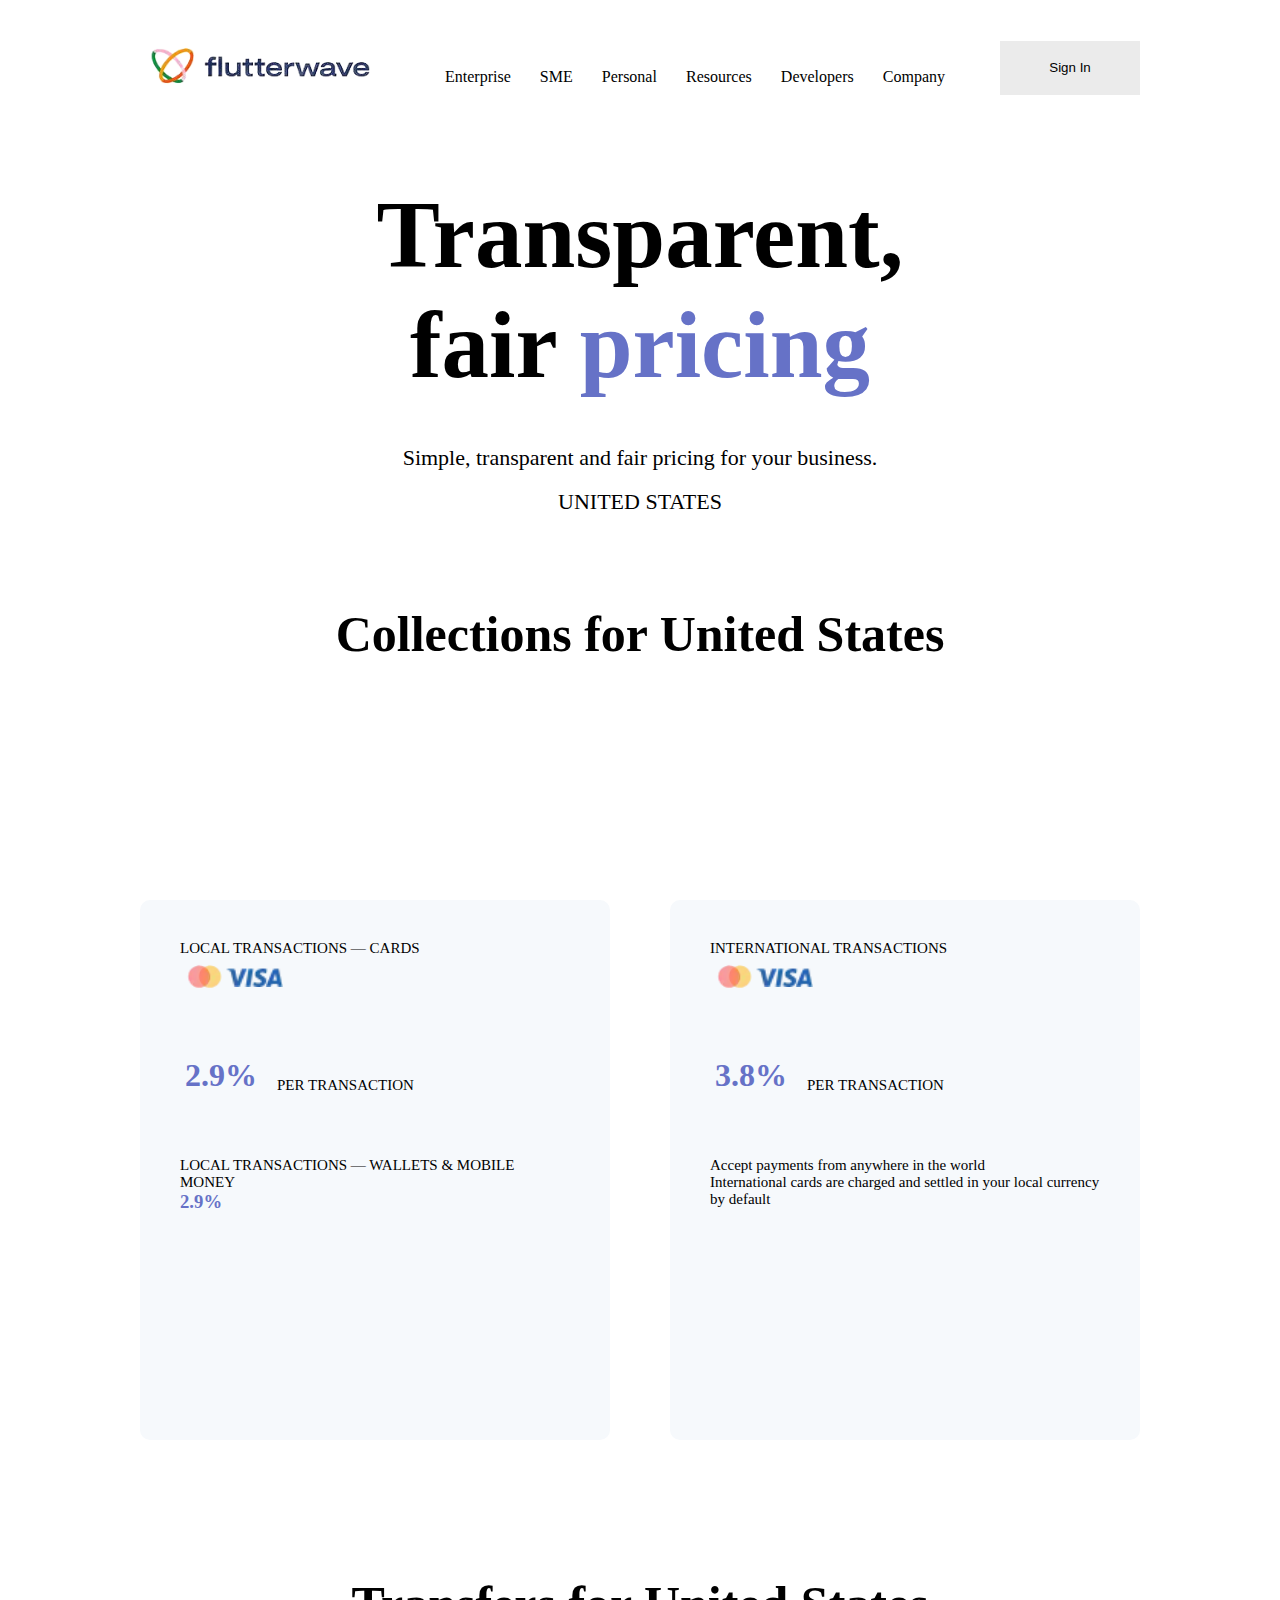
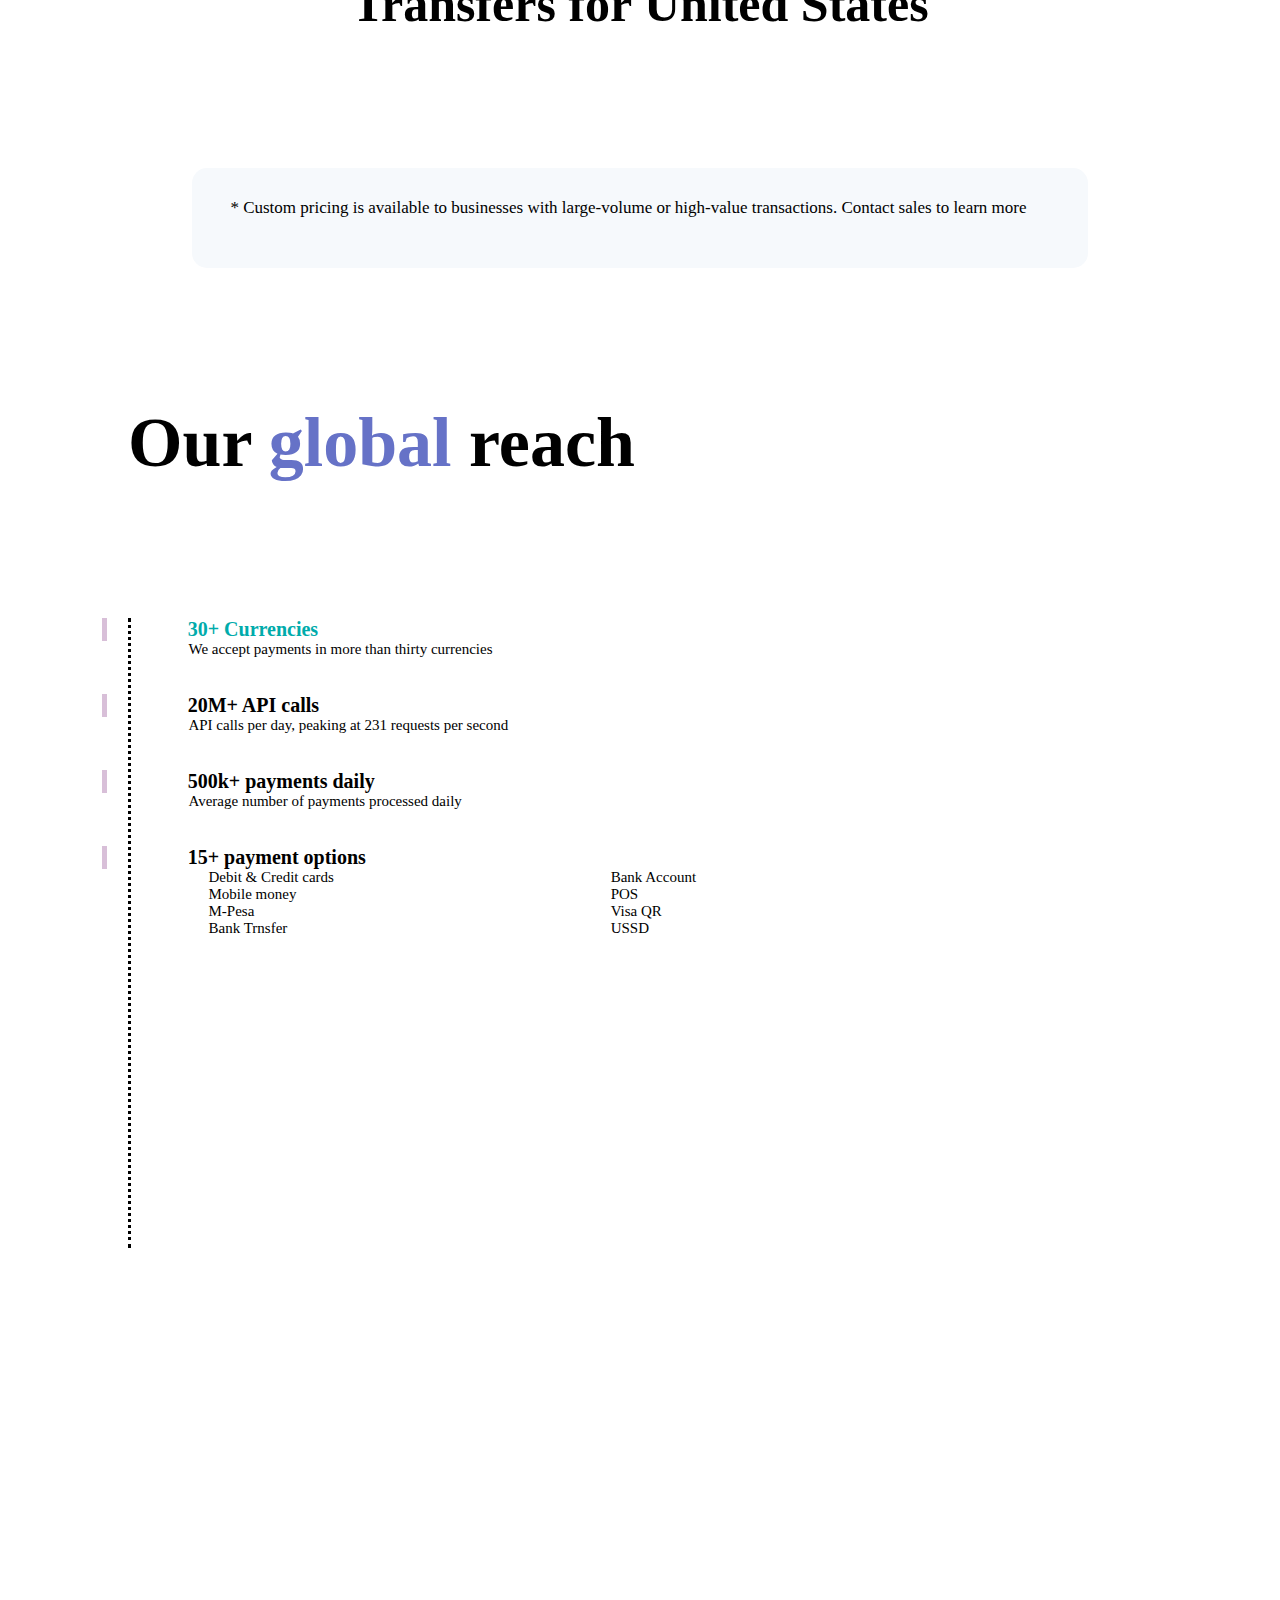
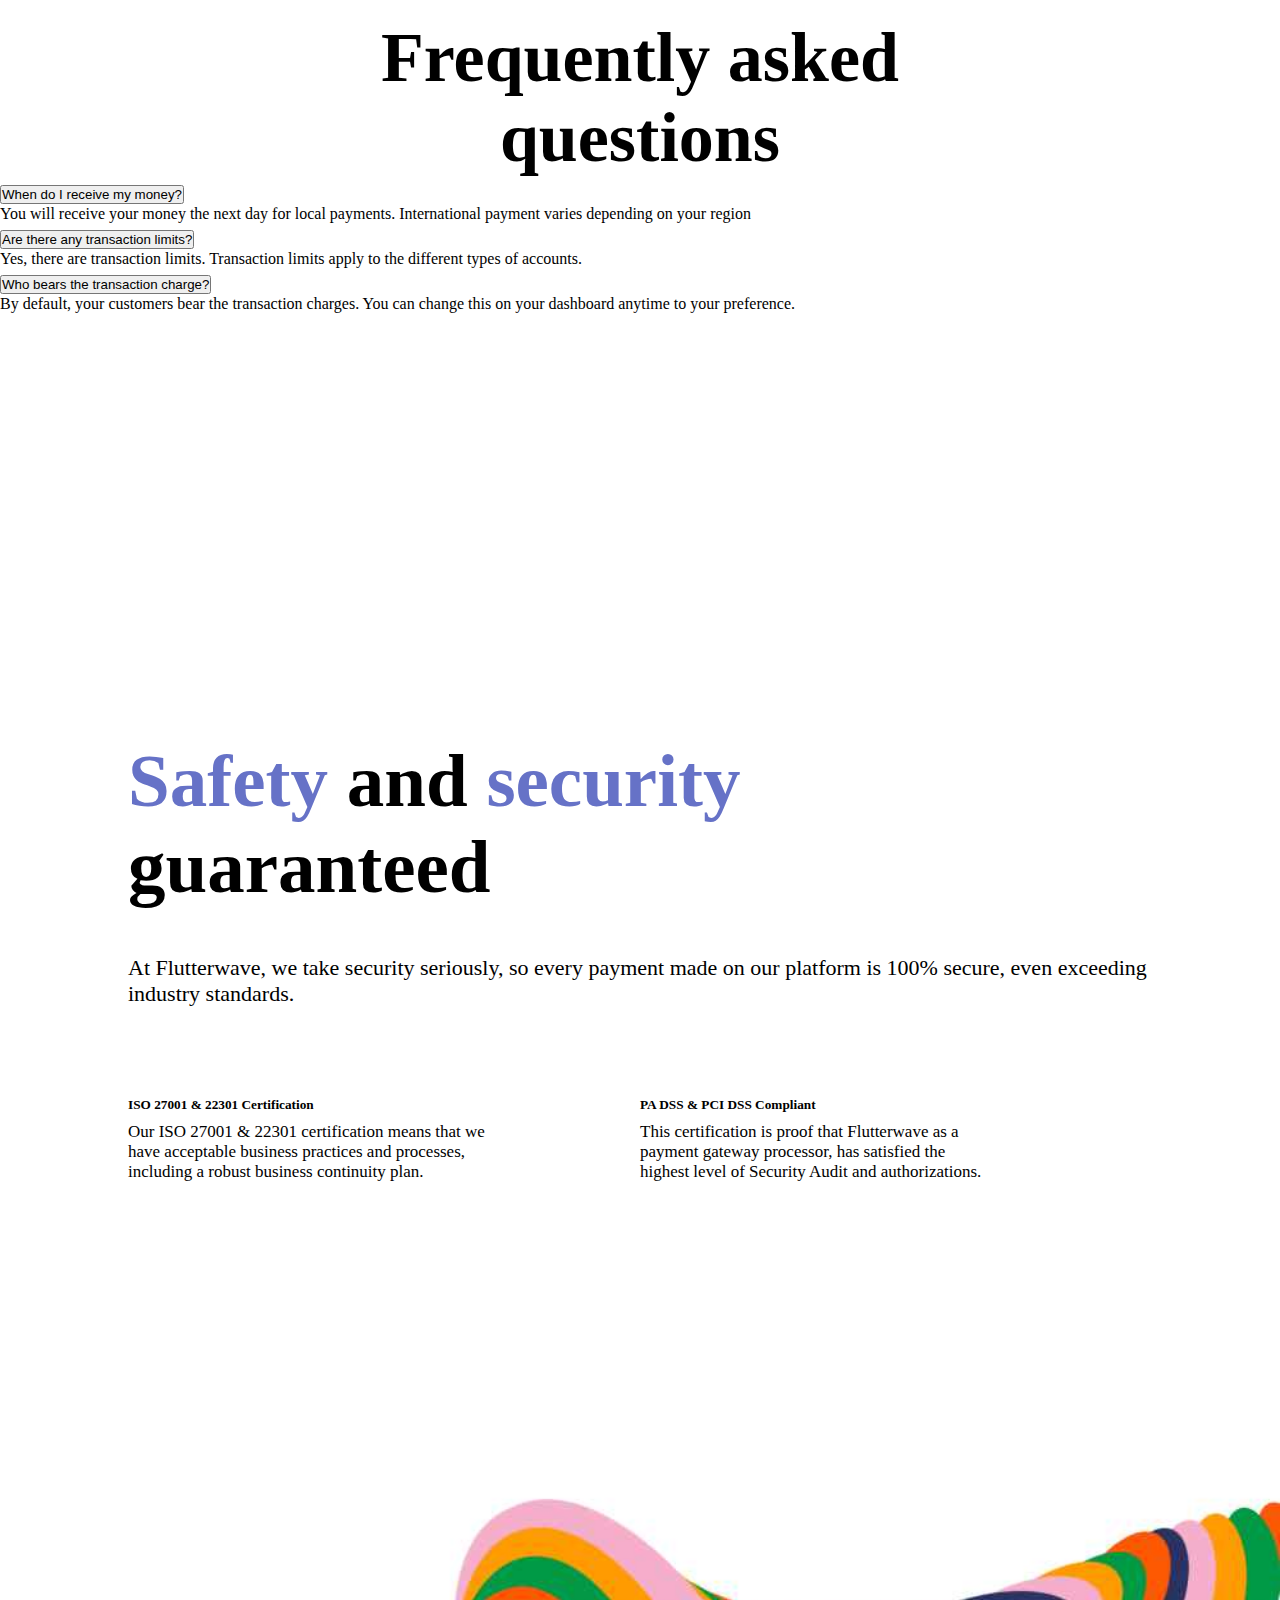
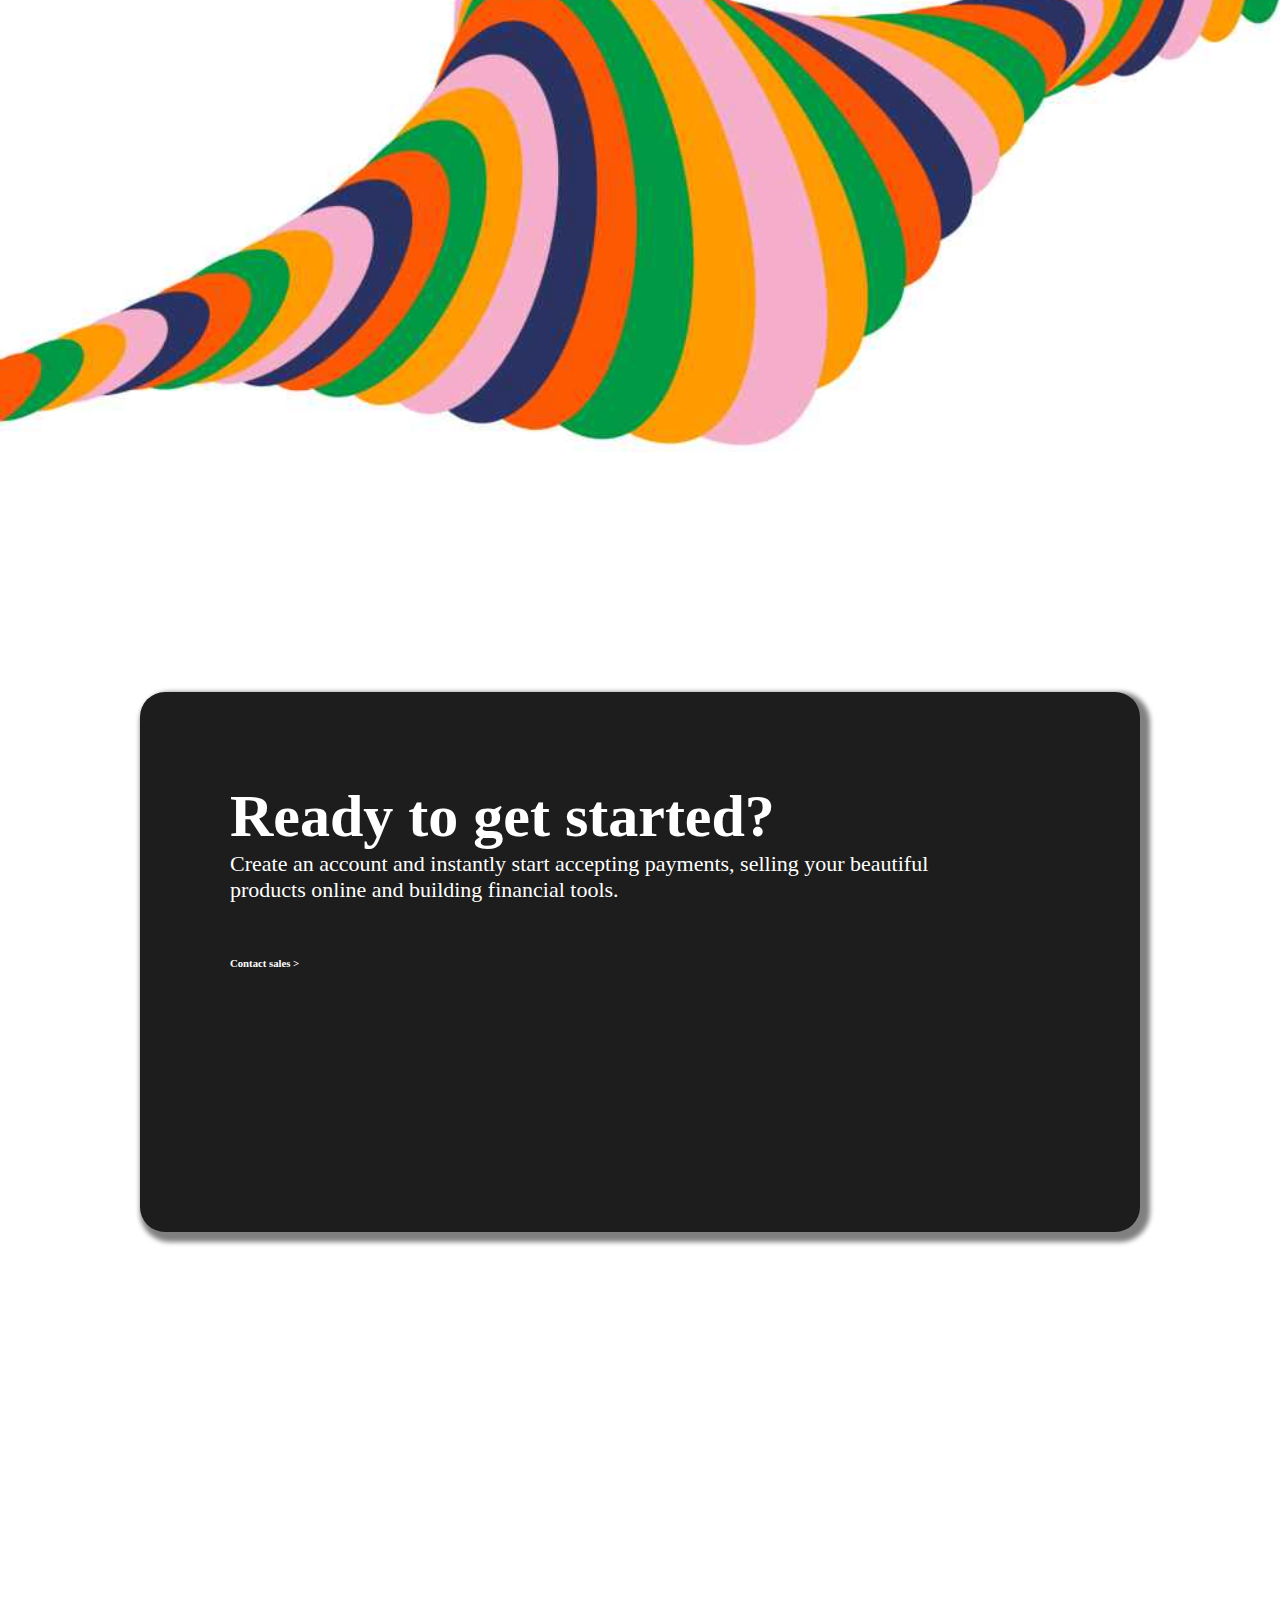
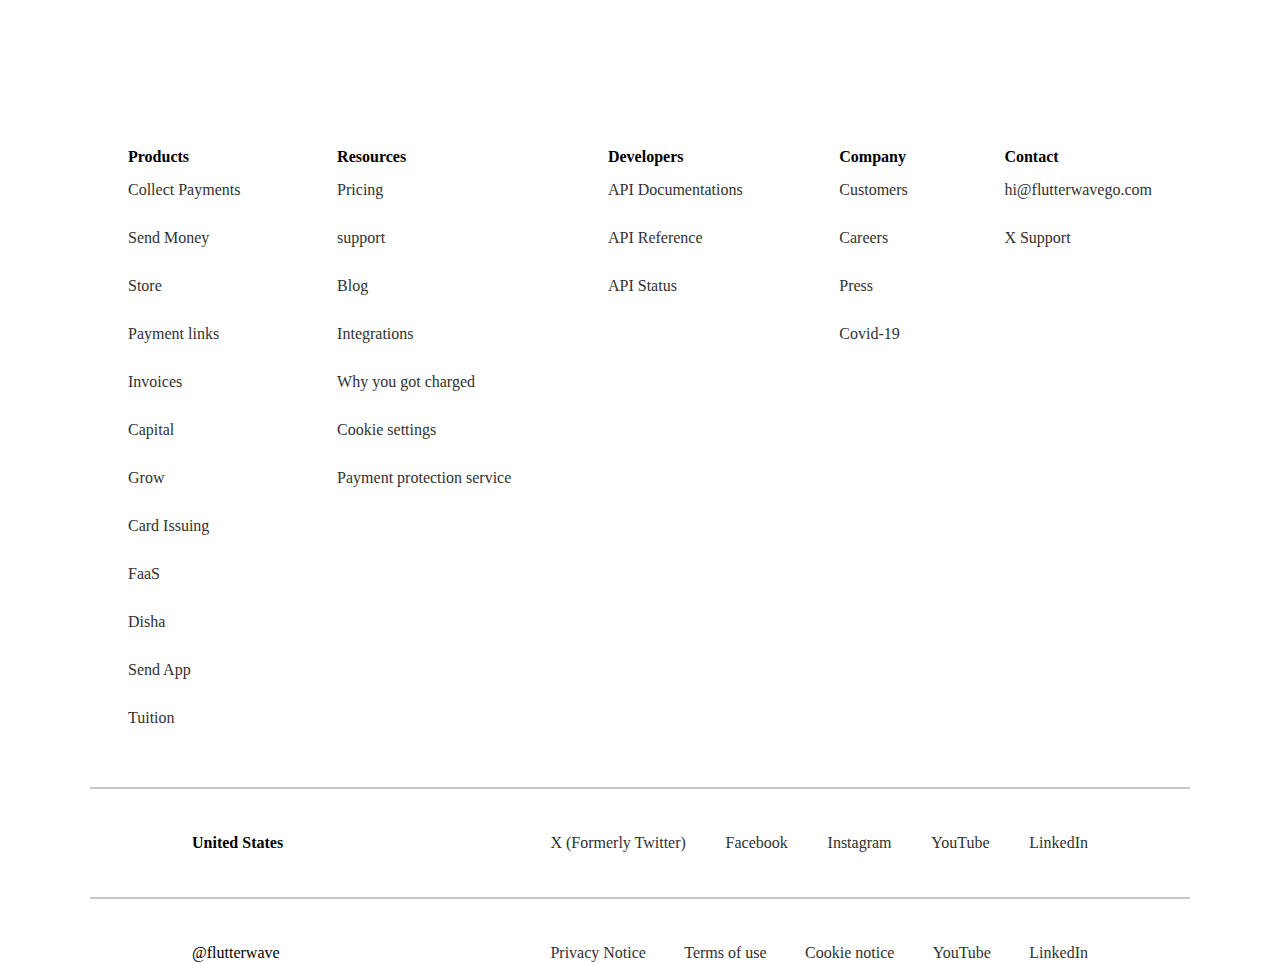
<file: HTML/pricing.html>
<!DOCTYPE html>
<html lang="en">
<head>
    <meta charset="UTF-8">
    <meta name="viewport" content="width=device-width, initial-scale=1.0">
    <title>Pricing</title>
    <link href="https://cdn.jsdelivr.net/npm/bootstrap@5.3.2/dist/css/bootstrap.min.css" rel="stylesheet" integrity="sha384-T3c6CoIi6uLrA9TneNEoa7RxnatzjcDSCmG1MXxSR1GAsXEV/Dwwykc2MPK8M2HN" crossorigin="anonymous">
    <link rel="stylesheet" href="https://cdnjs.cloudflare.com/ajax/libs/font-awesome/6.5.1/css/all.min.css" integrity="sha512-DTOQO9RWCH3ppGqcWaEA1BIZOC6xxalwEsw9c2QQeAIftl+Vegovlnee1c9QX4TctnWMn13TZye+giMm8e2LwA==" crossorigin="anonymous" referrerpolicy="no-referrer" />
    <link rel="stylesheet" href="../CSS/pricing.css">
</head>
<body>
     <!-- HTML for header -->
     <header>
        <nav>
                <a href="/index.html"><img src="../Images/flutterwave-removebg-preview.png" alt="FLUTTERWAVE"></a>
            <div>
                <ul>
                    <li><a href="#">Enterprise</a>
                       <div id="tough">
                           <div>
                             <section><p>Payment Solution</p></section>
                             <section><p>Grow your business</p></section>
                           </div>
                           <div>
                              <section>
                                 <a href="#"><h6>Accept Online Payments</h6></a>
                                 <p>Easily receive online payments from around the world in different currencies.</p>
                              </section>
                              <section>
                                 <a href="./payout.html"><h6>Payout and Transfers</h6></a>
                                 <p>Experience effortless cross-border payouts and transfers in various currencies worldwide.</p>
                              </section>
                              <section>
                                 <a href="./swap.html"><h6>Swap</h6></a>
                                 <p>Swap your Naira for Dollars, Euros and Pounds</p>
                              </section>
                              <section>
                                 <a href="#"><h6>POS Systems</h6></a>
                                 <p>Point of Sale devices with multiple payment methods to grow your physical business.</p>
                              </section>
                              <section>
                                 <a href="./checkout.html"><h6>Checkout Demo</h6></a>
                                 <p>Experience checkout yourself.</p>
                              </section>
                           </div>
                       </div>
                    </li>
                    <li><a href="#">SME</a>
                        <div id="toughdropdown">
                            <div>
                                <section><p>Sell to anyone anywhere</p></section>
                                <section><p>Grow your business</p></section>
                            </div>
                            <div>
                                <section>
                                    <a href="#"><h6>Online Checkout</h6></a>
                                    <p>Add our checkout to your Shopify, WordPress, WooCommerce, Joomla and PrestaShop stores.</p>
                                </section>
                                <section>
                                    <a href="./swap.html"><h6>Swap</h6></a>
                                    <p>Swap your Naira for Dollars, Euros and Pounds</p>
                                </section>
                                <section>
                                    <a href="#"><h6>Payment links</h6></a>
                                    <p>Accept payments without writing code.</p>
                                </section>
                                <section>
                                    <a href="#"><h6>Invoices</h6></a>
                                    <p>Create and issue professional invoices for global payments.</p>
                                </section>
                                <section>
                                    <a href="#"><h6>POS Systems</h6></a>
                                    <p>Point of Sale devices with multiple payment methods to grow your physical business.</p>
                                </section>
                                <section>
                                    <a href="#"><h6>Disha for creators</h6></a>
                                    <p>Effortlessly create a free single-page website, sell products globally, no coding required.</p>
                                </section>
                                <section>
                                    <a href="#"><h6>Build your online Store</h6></a>
                                    <p>Create a free online store that helps you find customers, and accept payments globally.</p>
                                </section>
                                <section>
                                    <a href="#"><h6>Afritickets</h6></a>
                                    <p>Experience the integrated offering of lifestyle, business, event, and travel management services.</p>
                                </section>
                            </div>
                        </div>
                    </li>
                    <li><a href="#">Personal</a>
                        <div>
                            <section>
                                <a href="#"><h6>Send app</h6></a>
                                <p>Safely, quickly and conveniently send money to the people who matter most to you.</p>
                            </section>
                            <section>
                                <a href="#"><h6>Market</h6></a>
                                <p>Discover, shop and get your items delivered to you from your favourite online businesses.
                                </p>
                            </section>
                            <section>
                                <a href="./swap.html"><h6>Swap</h6></a>
                                <p>Swap your Naira for Dollars, Euros and Pounds</p>
                            </section>
                            <section>
                                <a href="#"><h6>Buy Events Ticket</h6></a>
                                <p>Conveniently find events you love and buy your tickets.</p>
                            </section>
                            <section>
                                <a href="#"><h6>Tuition</h6></a>
                                <p>Quick and easy tuition fee payments to African and international schools.</p>
                            </section>
                            <section>
                                <p><i class="fa-solid fa-qrcode"></i> Scan to download Send App Mobile</p>
                            </section>
                        </div>
                    </li>
                    <li><a href="#">Resources</a>
                        <div>
                            <ul>
                                <a href="./pricing.html"><li>Pricing</li></a>
                                <a href="#"><li>Blog</li></a>
                                <a href="#"><li>Customer case studies</li></a>
                                <a href="#"><li>Integrations</li></a>
                            </ul>
                        </div>
                    </li>
                    <li><a href="#">Developers</a>
                        <div>
                            <ul>
                                <a href="#"><li>API Documentations</li></a>
                                <a href="#"><li>API Reference</li></a>
                                <a href="#"><li>API Status</li></a>
                            </ul>
                        </div>
                    </li>
                    <li><a href="#">Company</a>
                        <div>
                            <ul>
                                <a href="#"><li>Careers</li></a>
                                <a href="#"><li>Press</li></a>
                            </ul>
                        </div>
                    </li>
                </ul>
            </div>
            <button type="button" class="btn btn-secondary" id="button1">Sign In</button>
            <div id="bars"></div>
        </nav>
    </header>
    <div id="section1">
        <h1>Transparent, fair <span>pricing</span></h1>
        <p>Simple, transparent and fair pricing for your business.</p><br>
        <P>UNITED STATES</P>
        <h3>Collections for United States</h3>
    </div>
    <div id="section2o1">
        <div>
            <section>
                <p>LOCAL TRANSACTIONS — CARDS</p>
                <div>
                    <img src="../Images/mastercard logo.webp" alt="">
                    <img src="../Images/visalogo.webp" alt="">
                </div>
                <div>
                    <h1>2.9%</h1>
                    <p>PER TRANSACTION</p>
                </div>
                <p>LOCAL TRANSACTIONS — WALLETS & MOBILE MONEY</p>
                <h3>2.9%</h3>
            </section>
            <section>
                <p>INTERNATIONAL TRANSACTIONS</p>
                <div>
                    <img src="../Images/mastercard logo.webp" alt="">
                    <img src="../Images/visalogo.webp" alt="">
                </div>
                <div>
                    <h1>3.8%</h1>
                    <p>PER TRANSACTION</p>
                </div>
                <p>Accept payments from anywhere in the world</p>
                <p>International cards are charged and settled in your local currency by default</p>
            </section>
        </div>
        <h2>Transfers for United States</h2>
    </div>
    <div id="small">
        <p>* Custom pricing is available to businesses with large-volume or high-value transactions. Contact sales to learn more</p>
    </div>
    <!-- HTML for section2 -->
   <div id="section2">
    <h1>Our <span>global</span> reach</h1>
    <div class="row" id="section1o2">
       <div class="col-5">
              <h1><a href="">30+ Currencies</a></h1>
              <p>We accept payments in more than thirty currencies</p>
              <br><br>
              <h1>20M+ API calls</h1>
              <p>API calls per day, peaking at 231 requests per second</p>
              <br><br>
              <h1>500k+ payments daily</h1>
              <p>Average number of payments processed daily</p>
              <br><br>
              <h1>15+ payment options</h1>
              <div id="smally">
                  <div>
                    <p>Debit & Credit cards</p>
                    <p>Mobile money</p>
                    <p>M-Pesa</p>
                    <p>Bank Trnsfer</p>
                  </div>
                  <div>
                    <p>Bank Account</p>
                    <p>POS</p>
                    <p>Visa QR</p>
                    <p>USSD</p>
                  </div>
              </div>
       </div>
       <div class="col-7" id="earth"></div>
    </div>
      <div id="section1o2b">
             <h1><a href="">30+ Currencies</a></h1>
             <p>We accept payments in more than thirty currencies</p>
             <br><br>
             <h1>20M+ API calls</h1>
             <p>API calls per day, peaking at 231 requests per second</p>
             <br><br>
             <h1>500k+ payments daily</h1>
             <p>Average number of payments processed daily</p>
             <br><br>
             <h1>15+ payment options</h1>
             <div id="smally">
                 <div>
                   <p>Debit & Credit cards</p>
                   <p>Mobile money</p>
                   <p>M-Pesa</p>
                   <p>Bank Trnsfer</p>
                 </div>
                 <div>
                   <p>Bank Account</p>
                   <p>POS</p>
                   <p>Visa QR</p>
                   <p>USSD</p>
                 </div>
             </div>
      </div>
      <div id="earthb"></div>
   </div>
   <!-- HTML for section3 -->
   <div id="section3">
      <h1>Frequently asked questions</h1>
      <div class="accordion" id="accordionExample">
        <div class="accordion-item">
          <h2 class="accordion-header">
            <button class="accordion-button collapsed" type="button" data-bs-toggle="collapse" data-bs-target="#collapseOne" aria-expanded="false" aria-controls="collapseOne">
                When do I receive my money?
            </button>
          </h2>
          <div id="collapseOne" class="accordion-collapse collapse" data-bs-parent="#accordionExample">
            <div class="accordion-body">
                You will receive your money the next day for local payments. International payment varies depending on your region
            </div>
          </div>
        </div>
        <div class="accordion-item">
          <h2 class="accordion-header">
            <button class="accordion-button collapsed" type="button" data-bs-toggle="collapse" data-bs-target="#collapseTwo" aria-expanded="false" aria-controls="collapseTwo">
                Are there any transaction limits?
            </button>
          </h2>
          <div id="collapseTwo" class="accordion-collapse collapse" data-bs-parent="#accordionExample">
            <div class="accordion-body">
                Yes, there are transaction limits. Transaction limits apply to the different types of accounts.
            </div>
          </div>
        </div>
        <div class="accordion-item">
          <h2 class="accordion-header">
            <button class="accordion-button collapsed" type="button" data-bs-toggle="collapse" data-bs-target="#collapseThree" aria-expanded="false" aria-controls="collapseThree">
              Who bears the transaction charge?
            </button>
          </h2>
          <div id="collapseThree" class="accordion-collapse collapse" data-bs-parent="#accordionExample">
            <div class="accordion-body">
                By default, your customers bear the transaction charges. You can change this on your dashboard anytime to your preference.
            </div>
          </div>
        </div>
      </div>
   </div>
    <!-- HTML for section4 -->
    <div id="section4">
        <h1><span>Safety</span> and <span>security</span> guaranteed</h1>
        <p>At Flutterwave, we take security seriously, so every payment made on our platform is 100% secure, even exceeding industry standards.</p>
        <div>
            <section>
                <h5><strong>ISO 27001 & 22301 Certification</strong></h5>
                <p>Our ISO 27001 & 22301 certification means that we have acceptable business practices and processes, including a robust business continuity plan.</p>
            </section>
            <section>
                <h5><strong>PA DSS & PCI DSS Compliant</strong></h5>
                <p>This certification is proof that Flutterwave as a payment gateway processor, has satisfied the highest level of Security Audit and authorizations.</p>
            </section>
        </div>
    </div>
    <div id="section2o4">
        <img src="../Images/flutterwave8.jpeg" alt="">
        <div id="box">
            <h1>Ready to get started?</h1>
            <p>Create an account and instantly start accepting payments, selling your beautiful products online and building financial tools.</p><br><br><br>
            <h6>Contact sales ></h6>
        </div>
    </div>
    <!-- HTML for footer -->
    <footer>
        <div id="footer">
            <div>
                <p><strong>Products</strong></p>
                <ul>
                    <li><a href="">Collect Payments</a></li>
                    <li><a href="">Send Money</a></li>
                    <li><a href="">Store</a></li>
                    <li><a href="">Payment links</a></li>
                    <li><a href="">Invoices</a></li>
                    <li><a href="">Capital</a></li>
                    <li><a href="">Grow</a></li>
                    <li><a href="">Card Issuing</a></li>
                    <li><a href="">FaaS</a></li>
                    <li><a href="">Disha</a></li>
                    <li><a href="">Send App</a></li>
                    <li><a href="">Tuition</a></li>
                </ul>
            </div>
            <div>
                <p><strong>Resources</strong></p>
                <ul>
                    <li><a href="">Pricing</a></li>
                    <li><a href="">support</a></li>
                    <li><a href="">Blog</a></li>
                    <li><a href="">Integrations</a></li>
                    <li><a href="">Why you got charged</a></li>
                    <li><a href="">Cookie settings</a></li>
                    <li><a href="">Payment protection service</a></li>
                </ul>
            </div>
            <div>
                <p><strong>Developers</strong></p>
                <ul>
                    <li><a href="">API Documentations</a></li>
                    <li><a href="">API Reference</a></li>
                    <li><a href="">API Status</a></li>
                </ul>
            </div>
            <div>
                <p><strong>Company</strong></p>
                <ul>
                    <li><a href="">Customers</a></li>
                    <li><a href="">Careers</a></li>
                    <li><a href="">Press</a></li>
                    <li><a href="">Covid-19</a></li>
                </ul>
            </div>
            <div>
                <p><strong>Contact</strong></p>
                <ul>
                    <li><a href="">hi@flutterwavego.com</a></li>
                    <li><a href="">X Support</a></li>
                </ul>
            </div>
        </div>
        <div id="line"></div>
        <div id="section2of">
            <div>
                <p><strong>United States</strong> <i class="fa-solid fa-angle-down"></i> </p>
            </div>
            <div>
                <ul>
                    <li><a href="">X (Formerly Twitter)</a></li>
                    <li><a href="">Facebook</a></li>
                    <li><a href="">Instagram</a></li>
                    <li><a href="">YouTube</a></li>
                    <li><a href="">LinkedIn</a></li>
                </ul>
            </div>
        </div>
        <div id="line"></div>
        <div id="section2of">
            <div>
                <p>@flutterwave</p>
            </div>
            <div>
                <ul>
                    <li><a href="">Privacy Notice</a></li>
                    <li><a href="">Terms of use</a></li>
                    <li><a href="">Cookie notice</a></li>
                    <li><a href="">YouTube</a></li>
                    <li><a href="">LinkedIn</a></li>
                </ul>
            </div>
        </div>
     </footer>
     <footer id="footerb">
        <div>
            <p><strong>Products</strong></p>
            <p><strong><i class="fa-solid fa-angle-down"></i></strong></p>
        </div>
        <div>
            <p><strong>Resources</strong></p>
            <p><strong><i class="fa-solid fa-angle-down"></i></strong></p>
        </div>
        <div>
            <p><strong>Developers</strong></p>
            <p><strong><i class="fa-solid fa-angle-down"></i></strong></p>
        </div>
        <div>
            <p><strong>Contacts</strong></p>
            <p><strong><i class="fa-solid fa-angle-down"></i></strong></p>
        </div>
        <div>
            <p><strong>Connects</strong></p>
            <p><strong><i class="fa-solid fa-angle-down"></i></strong></p>
        </div>
        <div>
            <p><strong>United States</strong> <i class="fa-solid fa-angle-down"></i> </p>
        </div>
        <div>
            <p><strong>Legal</strong></p>
            <p><strong><i class="fa-solid fa-angle-down"></i></strong></p>
        </div>
        <div>
            <p>@ Flutterwave</p>
        </div>
     </footer>
</body>
<script src="https://cdn.jsdelivr.net/npm/bootstrap@5.3.2/dist/js/bootstrap.bundle.min.js" integrity="sha384-C6RzsynM9kWDrMNeT87bh95OGNyZPhcTNXj1NW7RuBCsyN/o0jlpcV8Qyq46cDfL" crossorigin="anonymous"></script>
</html>
</file>
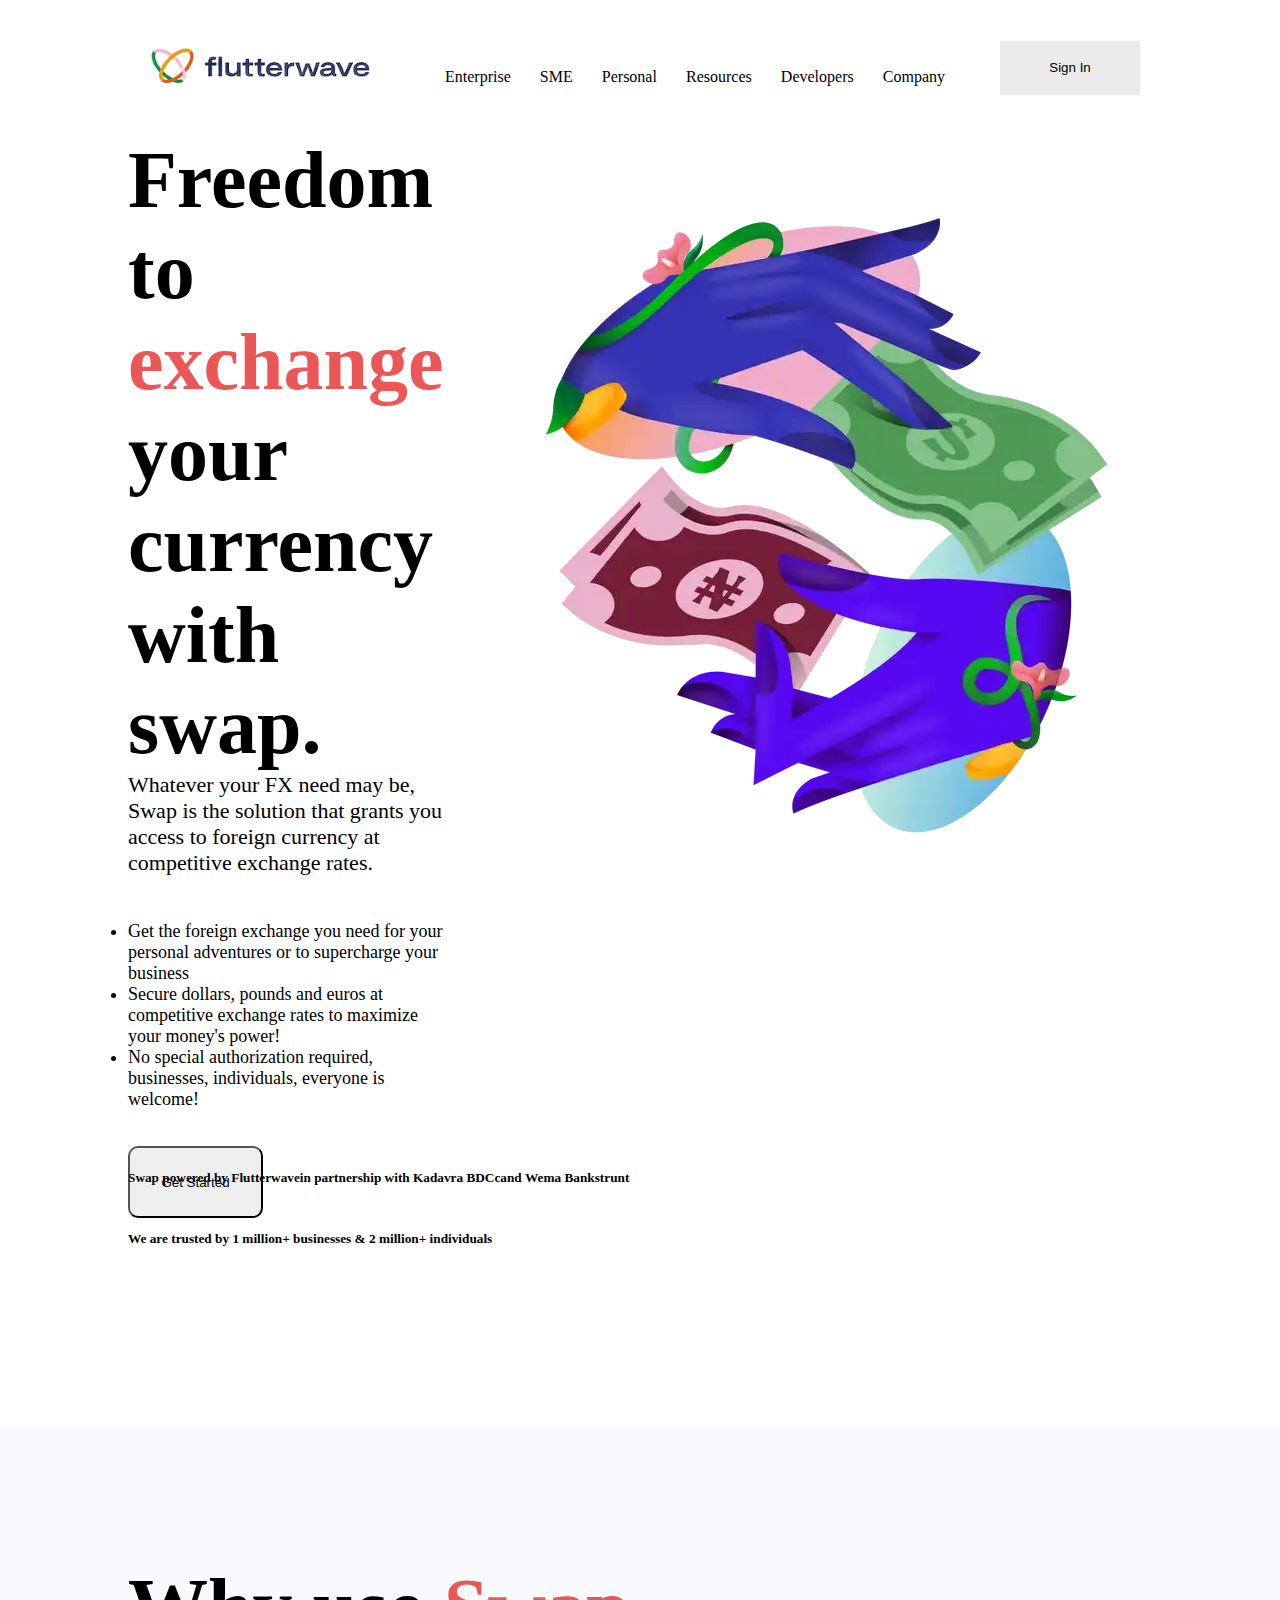
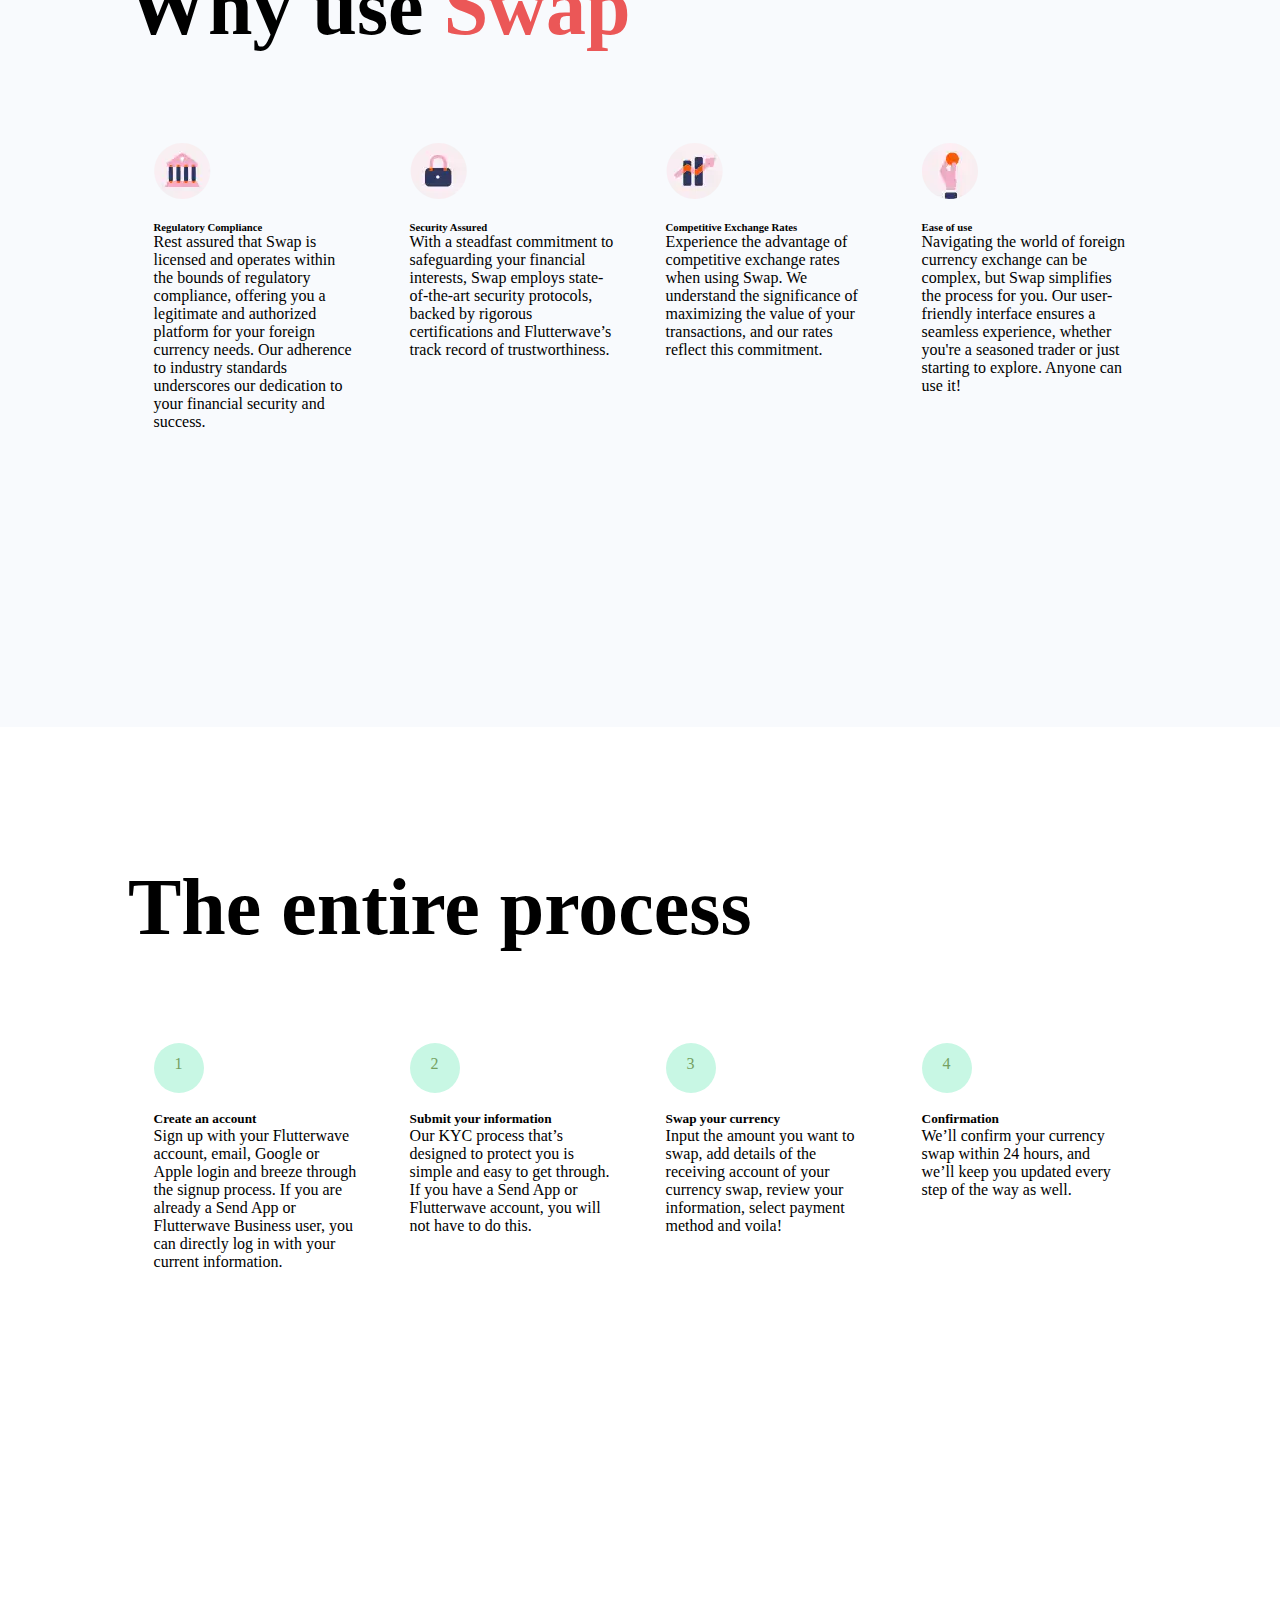
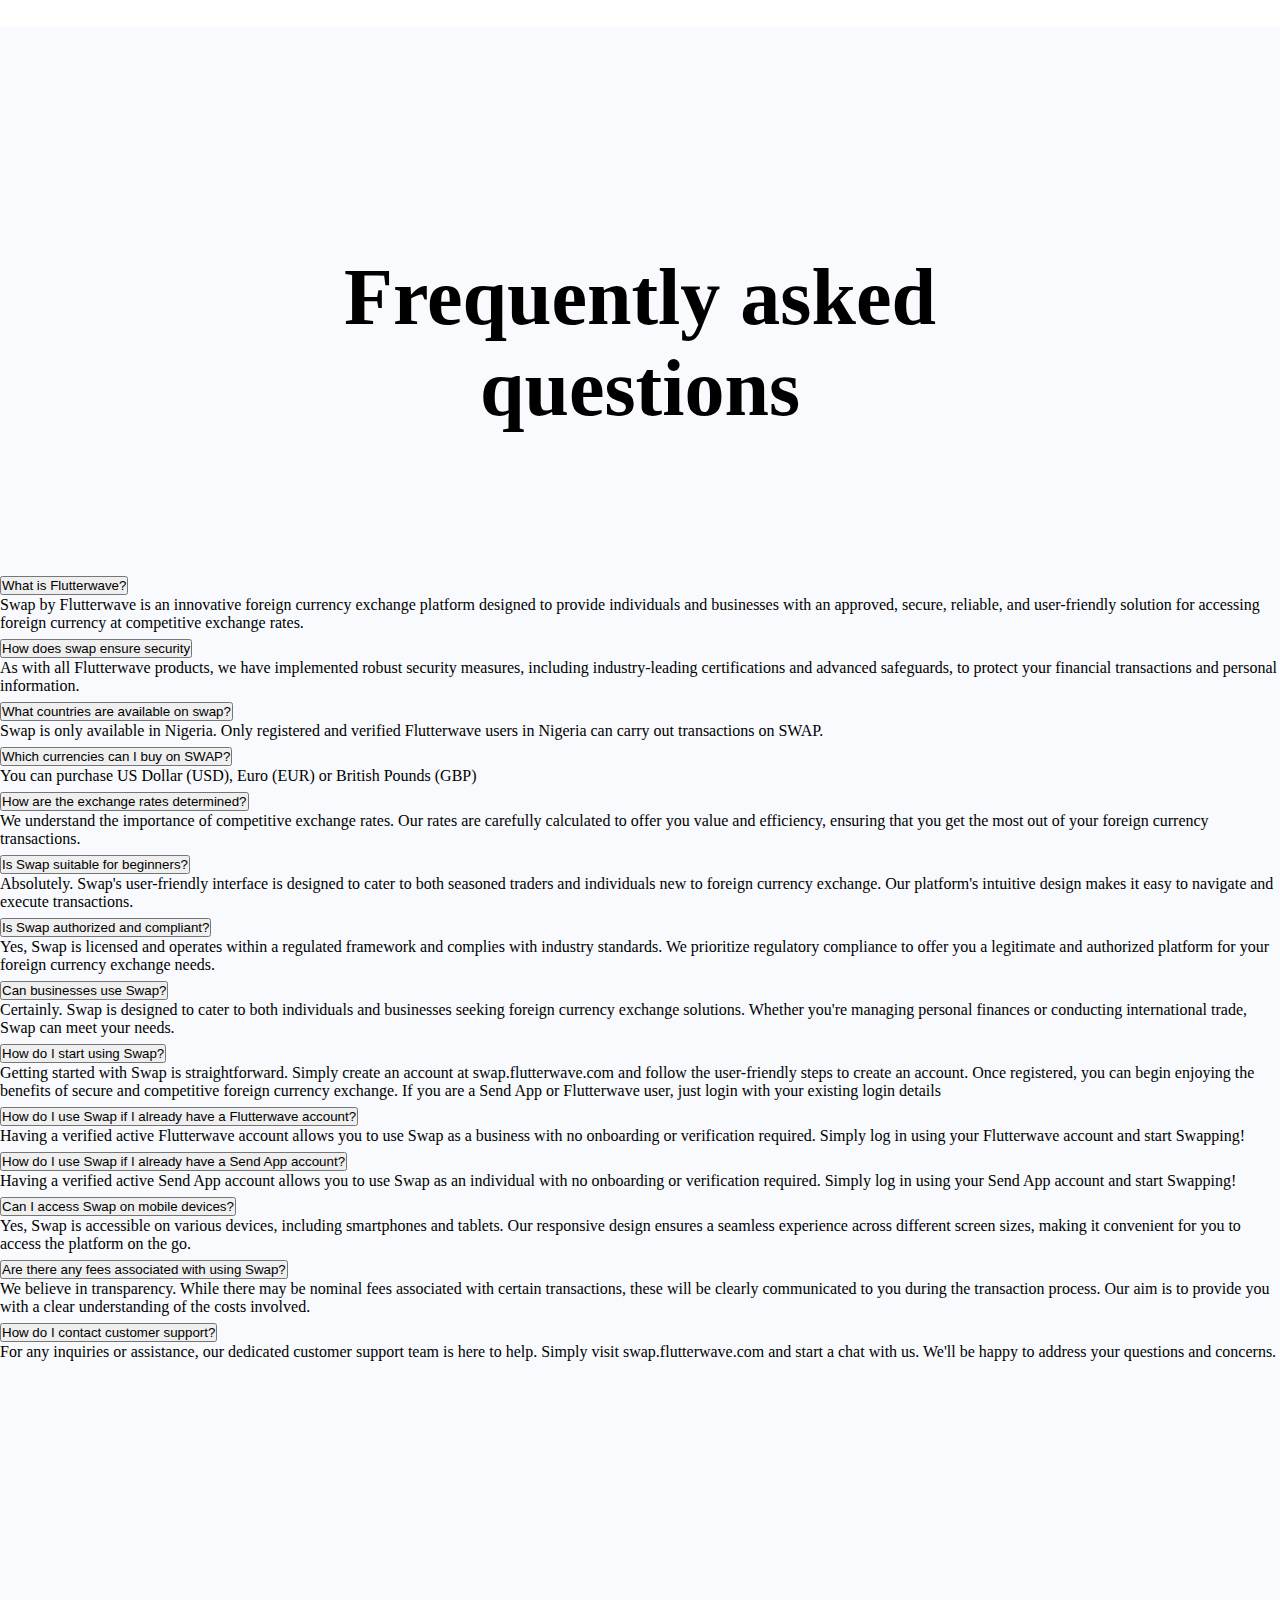
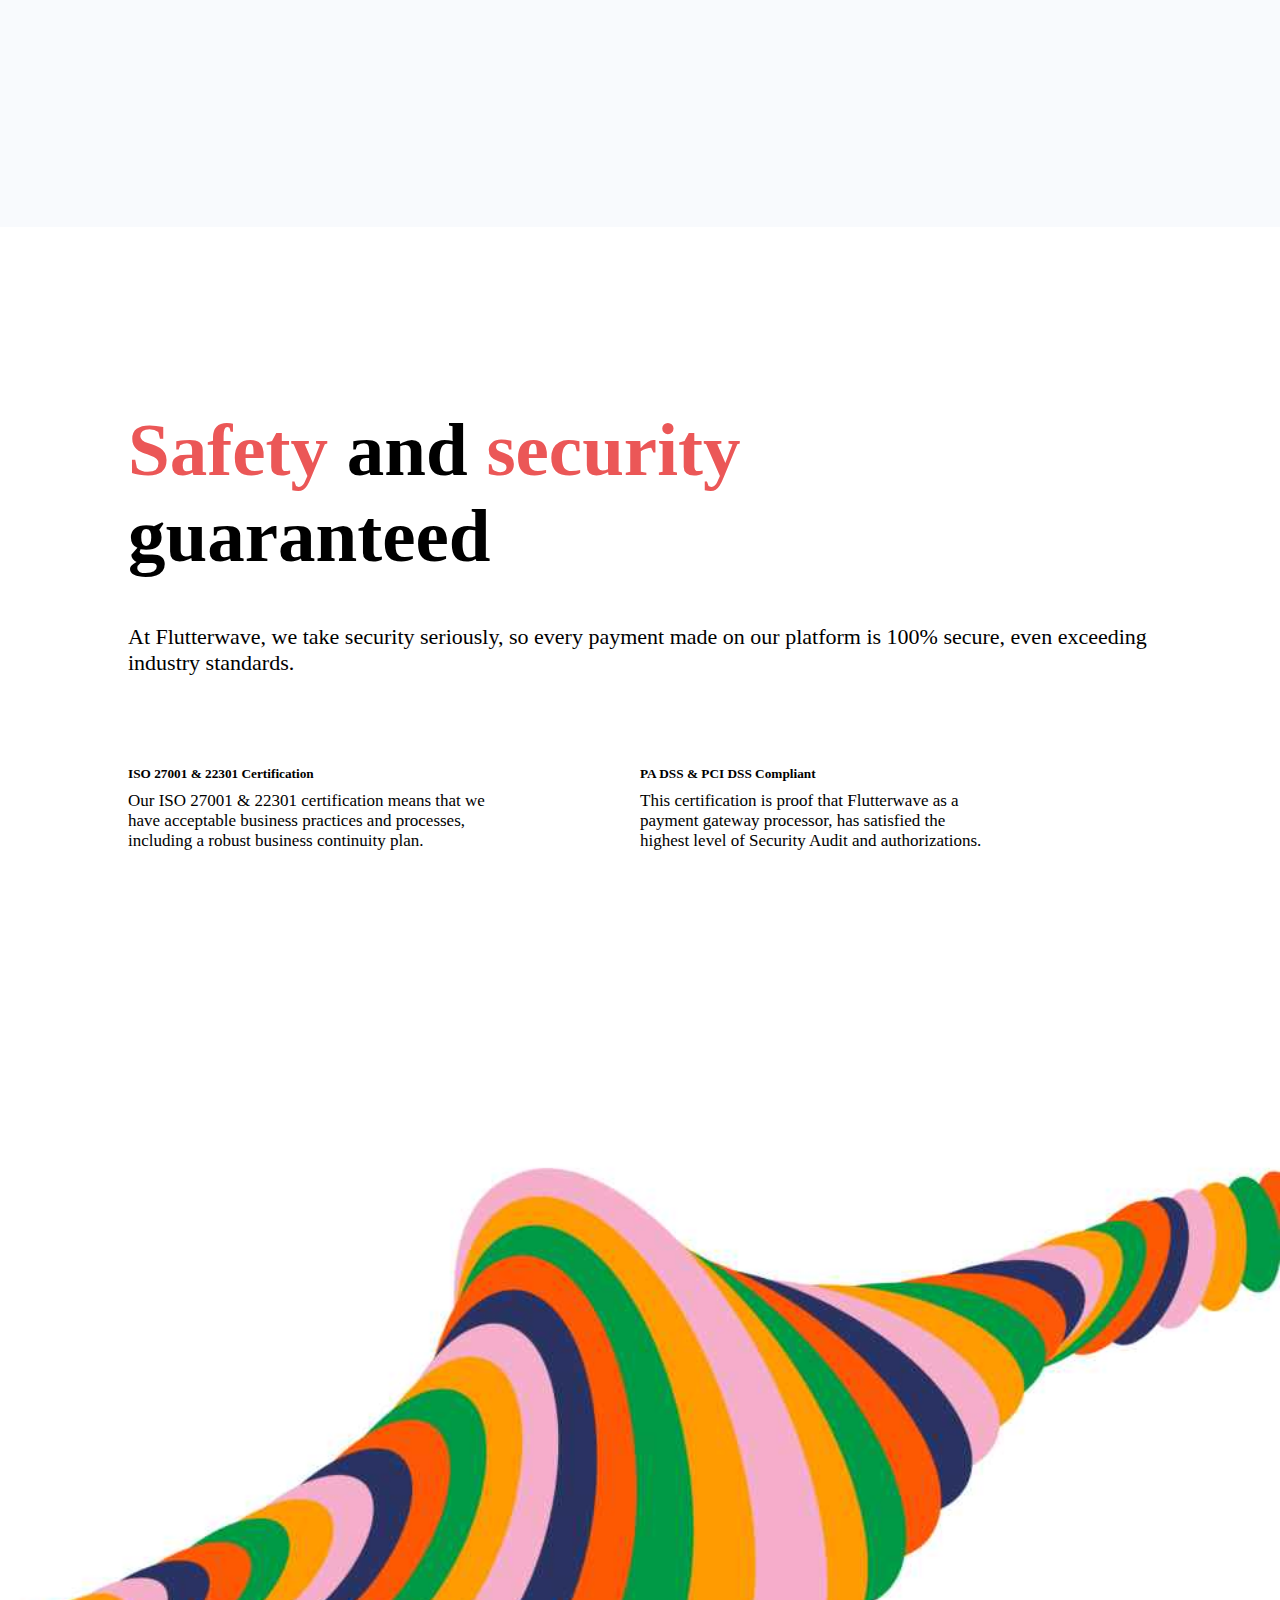
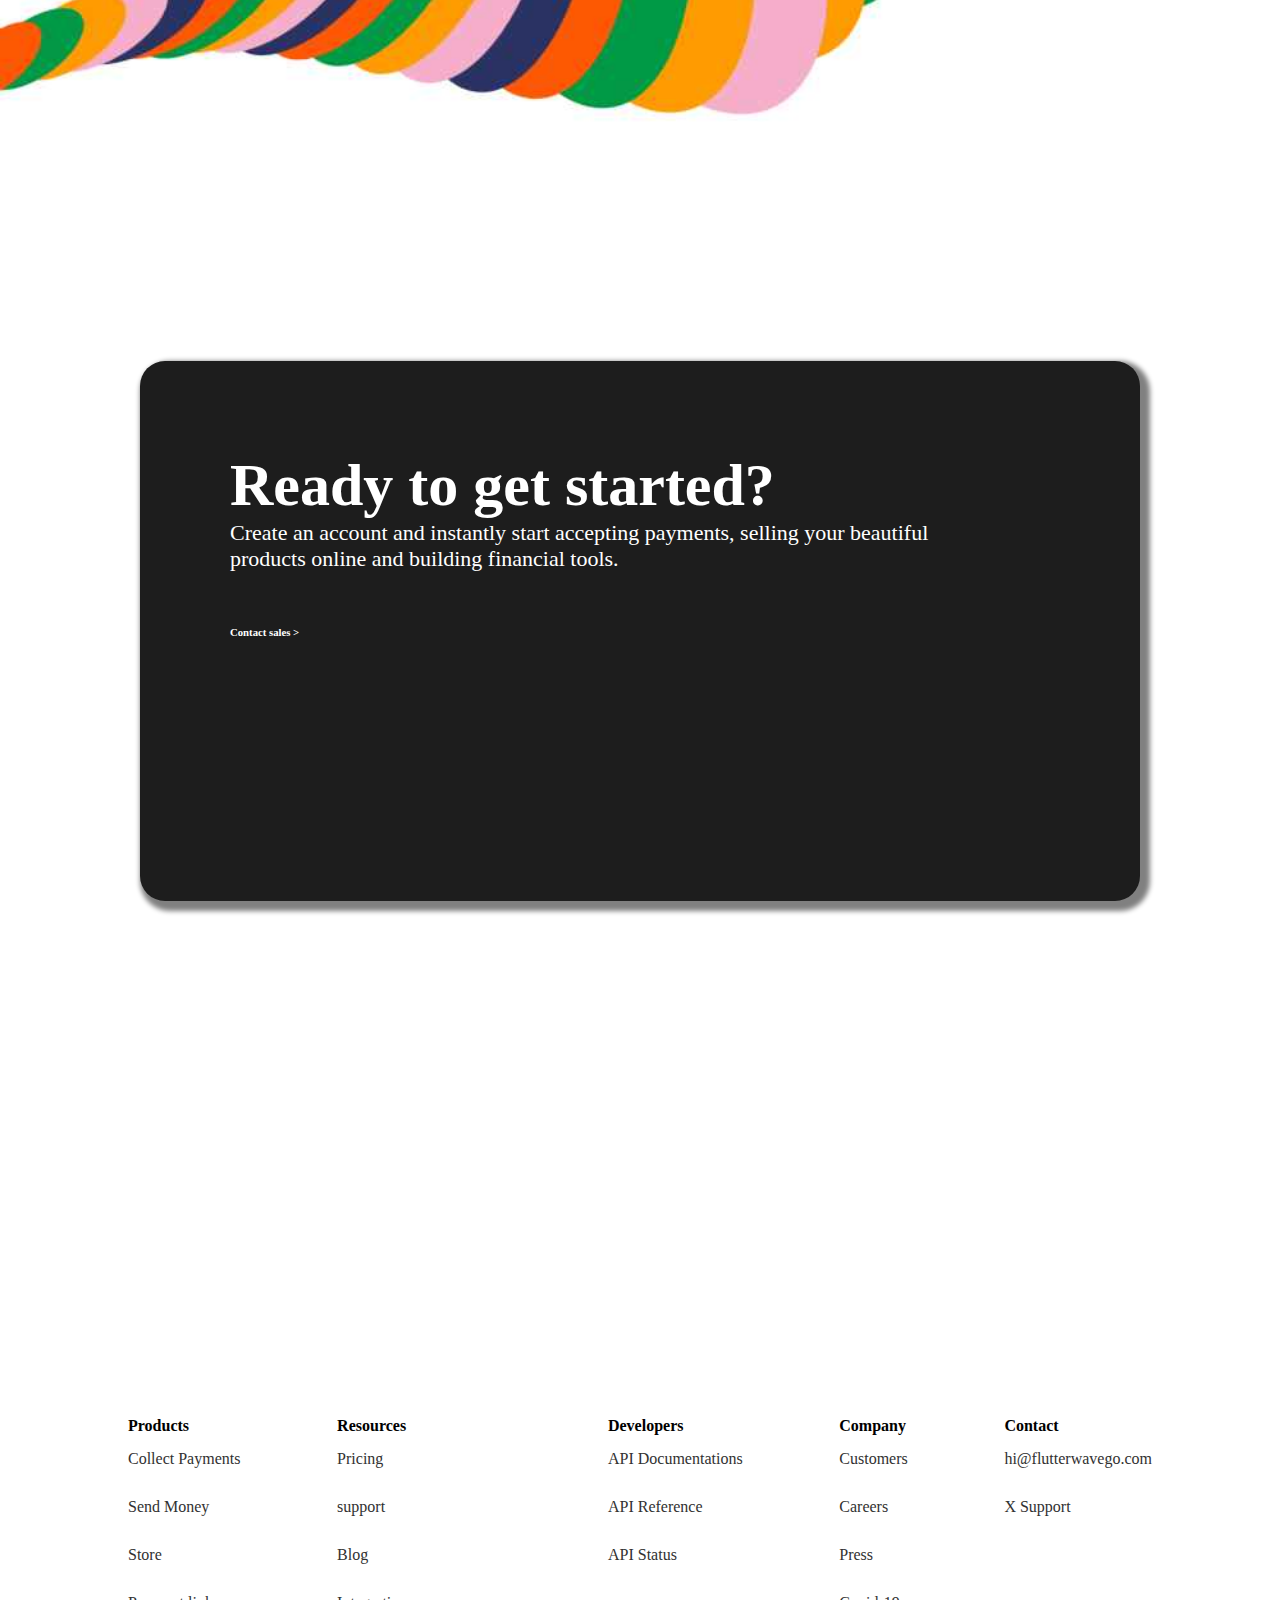
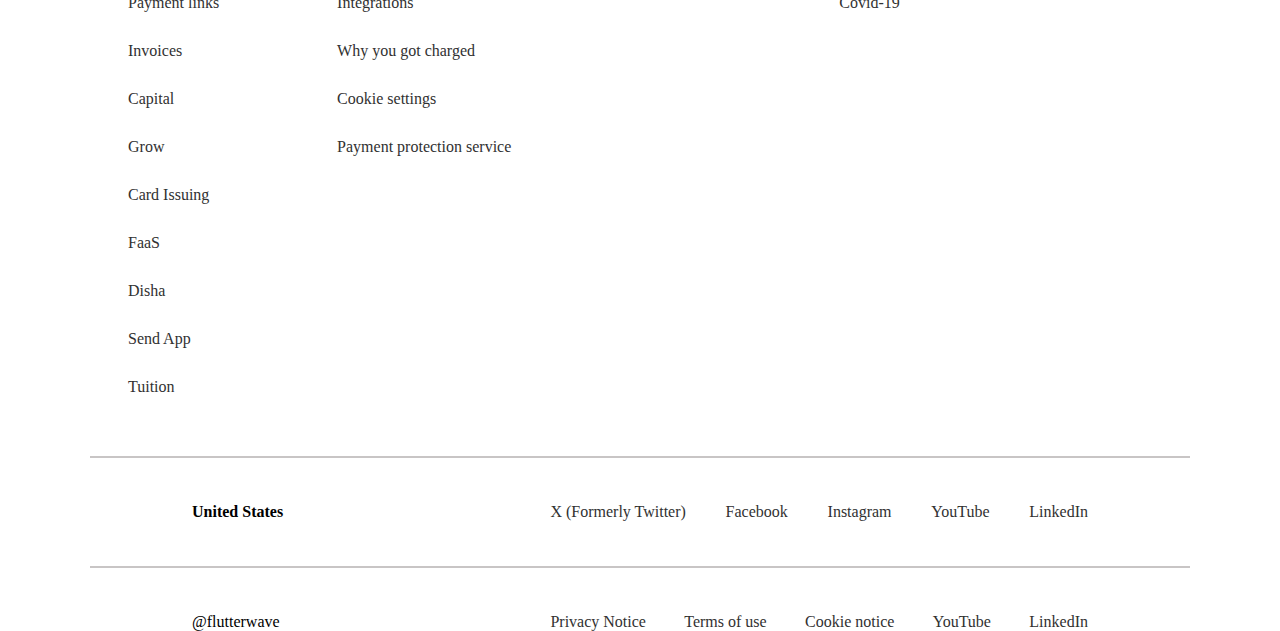
<file: HTML/swap.html>
<!DOCTYPE html>
<html lang="en">
<head>
    <meta charset="UTF-8">
    <meta name="viewport" content="width=device-width, initial-scale=1.0">
    <title>Swap</title>
    <link href="https://cdn.jsdelivr.net/npm/bootstrap@5.3.2/dist/css/bootstrap.min.css" rel="stylesheet" integrity="sha384-T3c6CoIi6uLrA9TneNEoa7RxnatzjcDSCmG1MXxSR1GAsXEV/Dwwykc2MPK8M2HN" crossorigin="anonymous">
    <link rel="stylesheet" href="https://cdnjs.cloudflare.com/ajax/libs/font-awesome/6.5.1/css/all.min.css" integrity="sha512-DTOQO9RWCH3ppGqcWaEA1BIZOC6xxalwEsw9c2QQeAIftl+Vegovlnee1c9QX4TctnWMn13TZye+giMm8e2LwA==" crossorigin="anonymous" referrerpolicy="no-referrer" />
    <link rel="stylesheet" href="../CSS/swap.css">
</head>
<body>
     <!-- HTML for header -->
     <header>
      <nav>
              <a href="/index.html"><img src="../Images/flutterwave-removebg-preview.png" alt="FLUTTERWAVE"></a>
          <div>
              <ul>
                  <li><a href="#">Enterprise</a>
                     <div id="tough">
                         <div>
                           <section><p>Payment Solution</p></section>
                           <section><p>Grow your business</p></section>
                         </div>
                         <div>
                            <section>
                               <a href="#"><h6>Accept Online Payments</h6></a>
                               <p>Easily receive online payments from around the world in different currencies.</p>
                            </section>
                            <section>
                               <a href="./payout.html"><h6>Payout and Transfers</h6></a>
                               <p>Experience effortless cross-border payouts and transfers in various currencies worldwide.</p>
                            </section>
                            <section>
                               <a href="./swap.html"><h6>Swap</h6></a>
                               <p>Swap your Naira for Dollars, Euros and Pounds</p>
                            </section>
                            <section>
                               <a href="#"><h6>POS Systems</h6></a>
                               <p>Point of Sale devices with multiple payment methods to grow your physical business.</p>
                            </section>
                            <section>
                               <a href="./checkout.html"><h6>Checkout Demo</h6></a>
                               <p>Experience checkout yourself.</p>
                            </section>
                         </div>
                     </div>
                  </li>
                  <li><a href="#">SME</a>
                      <div id="toughdropdown">
                          <div>
                              <section><p>Sell to anyone anywhere</p></section>
                              <section><p>Grow your business</p></section>
                          </div>
                          <div>
                              <section>
                                  <a href="#"><h6>Online Checkout</h6></a>
                                  <p>Add our checkout to your Shopify, WordPress, WooCommerce, Joomla and PrestaShop stores.</p>
                              </section>
                              <section>
                                  <a href="./swap.html"><h6>Swap</h6></a>
                                  <p>Swap your Naira for Dollars, Euros and Pounds</p>
                              </section>
                              <section>
                                  <a href="#"><h6>Payment links</h6></a>
                                  <p>Accept payments without writing code.</p>
                              </section>
                              <section>
                                  <a href="#"><h6>Invoices</h6></a>
                                  <p>Create and issue professional invoices for global payments.</p>
                              </section>
                              <section>
                                  <a href="#"><h6>POS Systems</h6></a>
                                  <p>Point of Sale devices with multiple payment methods to grow your physical business.</p>
                              </section>
                              <section>
                                  <a href="#"><h6>Disha for creators</h6></a>
                                  <p>Effortlessly create a free single-page website, sell products globally, no coding required.</p>
                              </section>
                              <section>
                                  <a href="#"><h6>Build your online Store</h6></a>
                                  <p>Create a free online store that helps you find customers, and accept payments globally.</p>
                              </section>
                              <section>
                                  <a href="#"><h6>Afritickets</h6></a>
                                  <p>Experience the integrated offering of lifestyle, business, event, and travel management services.</p>
                              </section>
                          </div>
                      </div>
                  </li>
                  <li><a href="#">Personal</a>
                      <div>
                          <section>
                              <a href="#"><h6>Send app</h6></a>
                              <p>Safely, quickly and conveniently send money to the people who matter most to you.</p>
                          </section>
                          <section>
                              <a href="#"><h6>Market</h6></a>
                              <p>Discover, shop and get your items delivered to you from your favourite online businesses.
                              </p>
                          </section>
                          <section>
                              <a href="./swap.html"><h6>Swap</h6></a>
                              <p>Swap your Naira for Dollars, Euros and Pounds</p>
                          </section>
                          <section>
                              <a href="#"><h6>Buy Events Ticket</h6></a>
                              <p>Conveniently find events you love and buy your tickets.</p>
                          </section>
                          <section>
                              <a href="#"><h6>Tuition</h6></a>
                              <p>Quick and easy tuition fee payments to African and international schools.</p>
                          </section>
                          <section>
                              <p><i class="fa-solid fa-qrcode"></i> Scan to download Send App Mobile</p>
                          </section>
                      </div>
                  </li>
                  <li><a href="#">Resources</a>
                      <div>
                          <ul>
                              <a href="./pricing.html"><li>Pricing</li></a>
                              <a href="#"><li>Blog</li></a>
                              <a href="#"><li>Customer case studies</li></a>
                              <a href="#"><li>Integrations</li></a>
                          </ul>
                      </div>
                  </li>
                  <li><a href="#">Developers</a>
                      <div>
                          <ul>
                              <a href="#"><li>API Documentations</li></a>
                              <a href="#"><li>API Reference</li></a>
                              <a href="#"><li>API Status</li></a>
                          </ul>
                      </div>
                  </li>
                  <li><a href="#">Company</a>
                      <div>
                          <ul>
                              <a href="#"><li>Careers</li></a>
                              <a href="#"><li>Press</li></a>
                          </ul>
                      </div>
                  </li>
              </ul>
          </div>
          <button type="button" class="btn btn-secondary" id="button1">Sign In</button>
          <div id="bars"></div>
      </nav>
  </header>
    <!-- HTML for section1 -->
    <div id="section1">
        <div>
            <h1>Freedom to <span>exchange </span>your currency with swap.</h1>
            <p>Whatever your FX need may be, Swap is the solution that grants you access to foreign currency at competitive exchange rates.</p>
            <ul>
                <li>Get the foreign exchange you need for your personal adventures or to supercharge your business</li>
                <li>Secure dollars, pounds and euros at competitive exchange rates to maximize your money's power!</li>
                <li>No special authorization required, businesses, individuals, everyone is welcome!</li>
            </ul>
            <button type="button" class="btn btn-dark">Get Started</button>
        </div>
        <div><img src="../Images/flutterwave9.webp" alt=""></div>
    </div>
    <div id="section2o1">
        <h5>Swap powered by <strong>Flutterwave</strong>in partnership with <strong>Kadavra BDC</strong>cand <strong>Wema Bankstrunt </strong></h5>
        <h5>We are trusted by 1 million+ businesses & 2 million+ individuals</h5>
    </div>
    <div id="section2">
        <h1>Why use <span>Swap</span></h1>
        <div>
            <div>
                <img src="../Images/small1.webp" alt="">
                <h6>Regulatory Compliance</h6>
                <p>Rest assured that Swap is licensed and operates within the bounds of regulatory compliance, offering you a legitimate and authorized platform for your foreign currency needs. Our adherence to industry standards underscores our dedication to your financial security and success.</p>
            </div>
            <div>
                <img src="../Images/small2.webp" alt="">
                <h6>Security Assured</h6>
                <p>With a steadfast commitment to safeguarding your financial interests, Swap employs state-of-the-art security protocols, backed by rigorous certifications and Flutterwave’s track record of trustworthiness.</p>
            </div>
            <div>
                <img src="../Images/small3.webp" alt="">
                <h6>Competitive Exchange Rates</h6>
                <p>Experience the advantage of competitive exchange rates when using Swap. We understand the significance of maximizing the value of your transactions, and our rates reflect this commitment.</p>
            </div>
            <div>
                <img src="../Images/small4.webp" alt="">
                <h6>Ease of use</h6>
                <p>Navigating the world of foreign currency exchange can be complex, but Swap simplifies the process for you. Our user-friendly interface ensures a seamless experience, whether you're a seasoned trader or just starting to explore. Anyone can use it!</p>
            </div>
        </div>
    </div>
    <!-- HTML for section3 -->
    <div id="section3">
        <h1>The entire process</h1>
        <div>
            <div>
                <section>1</section>
                <h5>Create an account</h5>
                <p>Sign up with your Flutterwave account, email, Google or Apple login and breeze through the signup process. If you are already a Send App or Flutterwave Business user, you can directly log in with your current information.</p>
            </div>
            <div>
                <section>2</section>
                <h5>Submit your information</h5>
                <p>Our KYC process that’s designed to protect you is simple and easy to get through. If you have a Send App or Flutterwave account, you will not have to do this.</p>
            </div>
            <div>
                <section>3</section>
                <h5>Swap your currency</h5>
                <p>Input the amount you want to swap, add details of the receiving account of your currency swap, review your information, select payment method and voila!</p>
            </div>
            <div>
                <section>4</section>
                <h5>Confirmation</h5>
                <p>We’ll confirm your currency swap within 24 hours, and we’ll keep you updated every step of the way as well.</p>
            </div>
        </div>
    </div>
    <!-- HTML for section4 -->
    <div id="section4">
        <h1>Frequently asked questions</h1>
        <div class="accordion" id="accordionExample">
            <div class="accordion-item">
              <h2 class="accordion-header">
                <button class="accordion-button" type="button" data-bs-toggle="collapse" data-bs-target="#collapseOne" aria-expanded="false" aria-controls="collapseOne">
                  What is Flutterwave?
                </button>
              </h2>
              <div id="collapseOne" class="accordion-collapse collapse" data-bs-parent="#accordionExample">
                <div class="accordion-body">
                    Swap by Flutterwave is an innovative foreign currency exchange platform designed to provide individuals and businesses with an approved, secure, reliable, and user-friendly solution for accessing foreign currency at competitive exchange rates.
                </div>
              </div>
            </div>
            <div class="accordion-item">
              <h2 class="accordion-header">
                <button class="accordion-button collapsed" type="button" data-bs-toggle="collapse" data-bs-target="#collapseTwo" aria-expanded="false" aria-controls="collapseTwo">
                  How does swap ensure security
                </button>
              </h2>
              <div id="collapseTwo" class="accordion-collapse collapse" data-bs-parent="#accordionExample">
                <div class="accordion-body">
                  As with all Flutterwave products, we have implemented robust security measures, including industry-leading certifications and advanced safeguards, to protect your financial transactions and personal information.
                </div>
              </div>
            </div>
            <div class="accordion-item">
                <h2 class="accordion-header">
                  <button class="accordion-button collapsed" type="button" data-bs-toggle="collapse" data-bs-target="#collapseThree" aria-expanded="false" aria-controls="collapseThree">
                    What countries are available on swap?
                  </button>
                </h2>
                <div id="collapseThree" class="accordion-collapse collapse" data-bs-parent="#accordionExample">
                  <div class="accordion-body">
                    Swap is only available in Nigeria. Only registered and verified Flutterwave users in Nigeria can carry out transactions on SWAP.
                  </div>
                </div>
              </div>
              <div class="accordion-item">
                <h2 class="accordion-header">
                  <button class="accordion-button collapsed" type="button" data-bs-toggle="collapse" data-bs-target="#collapseFour" aria-expanded="false" aria-controls="collapseFour">
                    Which currencies can I buy on SWAP?
                  </button>
                </h2>
                <div id="collapseFour" class="accordion-collapse collapse" data-bs-parent="#accordionExample">
                  <div class="accordion-body">
                    You can purchase US Dollar (USD), Euro (EUR) or British Pounds (GBP)
                  </div>
                </div>
              </div>
              <div class="accordion-item">
                <h2 class="accordion-header">
                  <button class="accordion-button collapsed" type="button" data-bs-toggle="collapse" data-bs-target="#collapseFive" aria-expanded="false" aria-controls="collapseFive">
                    How are the exchange rates determined?
                  </button>
                </h2>
                <div id="collapseFive" class="accordion-collapse collapse" data-bs-parent="#accordionExample">
                  <div class="accordion-body">
                    We understand the importance of competitive exchange rates. Our rates are carefully calculated to offer you value and efficiency, ensuring that you get the most out of your foreign currency transactions.
                  </div>
                </div>
              </div>
              <div class="accordion-item">
                <h2 class="accordion-header">
                  <button class="accordion-button collapsed" type="button" data-bs-toggle="collapse" data-bs-target="#collapseSix" aria-expanded="false" aria-controls="collapseSix">
                    Is Swap suitable for beginners?
                  </button>
                </h2>
                <div id="collapseSix" class="accordion-collapse collapse" data-bs-parent="#accordionExample">
                  <div class="accordion-body">
                    Absolutely. Swap's user-friendly interface is designed to cater to both seasoned traders and individuals new to foreign currency exchange. Our platform's intuitive design makes it easy to navigate and execute transactions.
                  </div>
                </div>
              </div>
              <div class="accordion-item">
                <h2 class="accordion-header">
                  <button class="accordion-button collapsed" type="button" data-bs-toggle="collapse" data-bs-target="#collapseSeven" aria-expanded="false" aria-controls="collapseSeven">
                   Is Swap authorized and compliant?
                  </button>
                </h2>
                <div id="collapseSeven" class="accordion-collapse collapse" data-bs-parent="#accordionExample">
                  <div class="accordion-body">
                   Yes, Swap is licensed and operates within a regulated framework and complies with industry standards. We prioritize regulatory compliance to offer you a legitimate and authorized platform for your foreign currency exchange needs.
                  </div>
                </div>
              </div>
              <div class="accordion-item">
                <h2 class="accordion-header">
                  <button class="accordion-button collapsed" type="button" data-bs-toggle="collapse" data-bs-target="#collapseEight" aria-expanded="false" aria-controls="collapseEight">
                    Can businesses use Swap?
                  </button>
                </h2>
                <div id="collapseEight" class="accordion-collapse collapse" data-bs-parent="#accordionExample">
                  <div class="accordion-body">
                    Certainly. Swap is designed to cater to both individuals and businesses seeking foreign currency exchange solutions. Whether you're managing personal finances or conducting international trade, Swap can meet your needs.
                  </div>
                </div>
              </div>
              <div class="accordion-item">
                <h2 class="accordion-header">
                  <button class="accordion-button collapsed" type="button" data-bs-toggle="collapse" data-bs-target="#collapseNine" aria-expanded="false" aria-controls="collapseNine">
                    How do I start using Swap?
                  </button>
                </h2>
                <div id="collapseNine" class="accordion-collapse collapse" data-bs-parent="#accordionExample">
                  <div class="accordion-body">
                   Getting started with Swap is straightforward. Simply create an account at swap.flutterwave.com and follow the user-friendly steps to create an account. Once registered, you can begin enjoying the benefits of secure and competitive foreign currency exchange. If you are a Send App or Flutterwave user, just login with your existing login details
                  </div>
                </div>
              </div>
              <div class="accordion-item">
                <h2 class="accordion-header">
                  <button class="accordion-button collapsed" type="button" data-bs-toggle="collapse" data-bs-target="#collapseTen" aria-expanded="false" aria-controls="collapseTen">
                    How do I use Swap if I already have a Flutterwave account?
                  </button>
                </h2>
                <div id="collapseTen" class="accordion-collapse collapse" data-bs-parent="#accordionExample">
                  <div class="accordion-body">
                    Having a verified active Flutterwave account allows you to use Swap as a business with no onboarding or verification required. Simply log in using your Flutterwave account and start Swapping!
                  </div>
                </div>
              </div>
              <div class="accordion-item">
                <h2 class="accordion-header">
                  <button class="accordion-button collapsed" type="button" data-bs-toggle="collapse" data-bs-target="#collapseEleven" aria-expanded="false" aria-controls="collapseEleven">
                    How do I use Swap if I already have a Send App account?
                  </button>
                </h2>
                <div id="collapseEleven" class="accordion-collapse collapse" data-bs-parent="#accordionExample">
                  <div class="accordion-body">
                    Having a verified active Send App account allows you to use Swap as an individual with no onboarding or verification required. Simply log in using your Send App account and start Swapping!
                  </div>
                </div>
              </div>
              <div class="accordion-item">
                <h2 class="accordion-header">
                  <button class="accordion-button collapsed" type="button" data-bs-toggle="collapse" data-bs-target="#collapseTwelve" aria-expanded="false" aria-controls="collapseTwelve">
                    Can I access Swap on mobile devices?
                  </button>
                </h2>
                <div id="collapseTwelve" class="accordion-collapse collapse" data-bs-parent="#accordionExample">
                  <div class="accordion-body">
                    Yes, Swap is accessible on various devices, including smartphones and tablets. Our responsive design ensures a seamless experience across different screen sizes, making it convenient for you to access the platform on the go.
                  </div>
                </div>
              </div>
              <div class="accordion-item">
                <h2 class="accordion-header">
                  <button class="accordion-button collapsed" type="button" data-bs-toggle="collapse" data-bs-target="#collapseThirteen" aria-expanded="false" aria-controls="collapseThirteen">
                    Are there any fees associated with using Swap?
                  </button>
                </h2>
                <div id="collapseThirteen" class="accordion-collapse collapse" data-bs-parent="#accordionExample">
                  <div class="accordion-body">
                    We believe in transparency. While there may be nominal fees associated with certain transactions, these will be clearly communicated to you during the transaction process. Our aim is to provide you with a clear understanding of the costs involved.
                  </div>
                </div>
              </div>
            <div class="accordion-item">
              <h2 class="accordion-header">
                <button class="accordion-button collapsed" type="button" data-bs-toggle="collapse" data-bs-target="#collapseFourteen" aria-expanded="false" aria-controls="collapseFourteen">
                    How do I contact customer support?
                </button>
              </h2>
              <div id="collapseFourteen" class="accordion-collapse collapse" data-bs-parent="#accordionExample">
                <div class="accordion-body">
                    For any inquiries or assistance, our dedicated customer support team is here to help. Simply visit swap.flutterwave.com and start a chat with us. We'll be happy to address your questions and concerns.
                </div>
              </div>
            </div>
          </div>
    </div>
     <!-- HTML for section5 -->
     <div id="section5">
        <h1><span>Safety</span> and <span>security</span> guaranteed</h1>
        <p>At Flutterwave, we take security seriously, so every payment made on our platform is 100% secure, even exceeding industry standards.</p>
        <div>
            <section>
                <h5><strong>ISO 27001 & 22301 Certification</strong></h5>
                <p>Our ISO 27001 & 22301 certification means that we have acceptable business practices and processes, including a robust business continuity plan.</p>
            </section>
            <section>
                <h5><strong>PA DSS & PCI DSS Compliant</strong></h5>
                <p>This certification is proof that Flutterwave as a payment gateway processor, has satisfied the highest level of Security Audit and authorizations.</p>
            </section>
        </div>
    </div>
    <div id="section2o5">
        <img src="../Images/flutterwave8.jpeg" alt="">
        <div id="box">
            <h1>Ready to get started?</h1>
            <p>Create an account and instantly start accepting payments, selling your beautiful products online and building financial tools.</p><br><br><br>
            <h6>Contact sales ></h6>
        </div>
    </div>
    <!-- HTML for footer -->
    <footer>
        <div id="footer">
            <div>
                <p><strong>Products</strong></p>
                <ul>
                    <li><a href="">Collect Payments</a></li>
                    <li><a href="">Send Money</a></li>
                    <li><a href="">Store</a></li>
                    <li><a href="">Payment links</a></li>
                    <li><a href="">Invoices</a></li>
                    <li><a href="">Capital</a></li>
                    <li><a href="">Grow</a></li>
                    <li><a href="">Card Issuing</a></li>
                    <li><a href="">FaaS</a></li>
                    <li><a href="">Disha</a></li>
                    <li><a href="">Send App</a></li>
                    <li><a href="">Tuition</a></li>
                </ul>
            </div>
            <div>
                <p><strong>Resources</strong></p>
                <ul>
                    <li><a href="">Pricing</a></li>
                    <li><a href="">support</a></li>
                    <li><a href="">Blog</a></li>
                    <li><a href="">Integrations</a></li>
                    <li><a href="">Why you got charged</a></li>
                    <li><a href="">Cookie settings</a></li>
                    <li><a href="">Payment protection service</a></li>
                </ul>
            </div>
            <div>
                <p><strong>Developers</strong></p>
                <ul>
                    <li><a href="">API Documentations</a></li>
                    <li><a href="">API Reference</a></li>
                    <li><a href="">API Status</a></li>
                </ul>
            </div>
            <div>
                <p><strong>Company</strong></p>
                <ul>
                    <li><a href="">Customers</a></li>
                    <li><a href="">Careers</a></li>
                    <li><a href="">Press</a></li>
                    <li><a href="">Covid-19</a></li>
                </ul>
            </div>
            <div>
                <p><strong>Contact</strong></p>
                <ul>
                    <li><a href="">hi@flutterwavego.com</a></li>
                    <li><a href="">X Support</a></li>
                </ul>
            </div>
        </div>
        <div id="line"></div>
        <div id="section2of">
            <div>
                <p><strong>United States</strong> <i class="fa-solid fa-angle-down"></i> </p>
            </div>
            <div>
                <ul>
                    <li><a href="">X (Formerly Twitter)</a></li>
                    <li><a href="">Facebook</a></li>
                    <li><a href="">Instagram</a></li>
                    <li><a href="">YouTube</a></li>
                    <li><a href="">LinkedIn</a></li>
                </ul>
            </div>
        </div>
        <div id="line"></div>
        <div id="section2of">
            <div>
                <p>@flutterwave</p>
            </div>
            <div>
                <ul>
                    <li><a href="">Privacy Notice</a></li>
                    <li><a href="">Terms of use</a></li>
                    <li><a href="">Cookie notice</a></li>
                    <li><a href="">YouTube</a></li>
                    <li><a href="">LinkedIn</a></li>
                </ul>
            </div>
        </div>
     </footer>
     <footer id="footerb">
        <div>
            <p><strong>Products</strong></p>
            <p><strong><i class="fa-solid fa-angle-down"></i></strong></p>
        </div>
        <div>
            <p><strong>Resources</strong></p>
            <p><strong><i class="fa-solid fa-angle-down"></i></strong></p>
        </div>
        <div>
            <p><strong>Developers</strong></p>
            <p><strong><i class="fa-solid fa-angle-down"></i></strong></p>
        </div>
        <div>
            <p><strong>Contacts</strong></p>
            <p><strong><i class="fa-solid fa-angle-down"></i></strong></p>
        </div>
        <div>
            <p><strong>Connects</strong></p>
            <p><strong><i class="fa-solid fa-angle-down"></i></strong></p>
        </div>
        <div>
            <p><strong>United States</strong> <i class="fa-solid fa-angle-down"></i> </p>
        </div>
        <div>
            <p><strong>Legal</strong></p>
            <p><strong><i class="fa-solid fa-angle-down"></i></strong></p>
        </div>
        <div>
            <p>@ Flutterwave</p>
        </div>
     </footer>
</body>
<script src="https://cdn.jsdelivr.net/npm/bootstrap@5.3.2/dist/js/bootstrap.bundle.min.js" integrity="sha384-C6RzsynM9kWDrMNeT87bh95OGNyZPhcTNXj1NW7RuBCsyN/o0jlpcV8Qyq46cDfL" crossorigin="anonymous"></script>
</html>
</file>
<file: index.css>
*{
    padding: 0;
    margin: 0;
    box-sizing: border-box;
}
/* styling for head */
header{
    width: 100%;
}
nav{
    width: 1000px;
    margin: auto;
    display: flex;
    justify-content: space-between;
    height: 15vh;
    align-items: center;
}
nav img{
    width: 250px;
}
nav div{
    margin-top: 2vh;
}
nav div ul{
    list-style-type: none;
    display: flex;
    width: 500px;
    justify-content: space-between;
}
nav div ul li a{
    text-decoration: none;
    color: black;
}
#toughdropdown{
    display: none;
}
#tough{
    display: none;
}
#tough div:nth-child(1){
    width: 50%;
    background-color: whitesmoke;
    margin-top: 0;
    height: 100%;
}
#tough div:nth-child(1) section{
    background-color: rgb(247, 240, 240);
    height: 8vh;
    width: 90%;
    margin: 2vh auto;
    border-radius: 10px;
    padding-top: 2vh;
    font-size: 18px;
    padding-left: 3px;
}
#tough div:nth-child(2) section{
    width: 90%;
    font-size: 12px;
    line-height: 1;
    height: 12vh;
    margin: auto;
}
nav div ul li:nth-child(1):hover #tough{
    width: 40%;
    height: 60vh;
    background-color: #FFFFFF;
    border-radius: 10px;
    box-shadow: 1px 1px 2px 3px gray;
    display: block;
    position: absolute;
    left: 400px;
    display: flex;
    top: 7vh;
}
nav div ul li:nth-child(2):hover #toughdropdown{
    width: 50%;
    height: 50vh;
    background-color: #FFFFFF;
    border-radius: 10px;
    box-shadow: 1px 1px 2px 3px gray;
    display: block;
    position: absolute;
    left: 400px;
    display: flex;
    top: 7vh;
}
#toughdropdown div:nth-child(1){
    width: 33%;
    background-color: whitesmoke;
    height: 100%;
    margin-top: 0;
}
#toughdropdown div:nth-child(1) section{
    background-color: rgb(247, 240, 240);
    height: 8vh;
    width: 90%;
    margin: 2vh auto;
    border-radius: 10px;
    padding-top: 2vh;
    font-size: 20px;
    padding-left: 3px;
}
#toughdropdown div:nth-child(2){
    display: flex;
    flex-wrap: wrap;
    justify-content: space-around;
    width: 67%;
}
#toughdropdown div:nth-child(2) section{
    width: 45%;
    font-size: 12px;
    line-height: 1;
    height: 3vh;
}
nav div ul li:nth-child(3) div{
    position: absolute;
    top: 6vh;
    display: none;
}
nav div ul li:nth-child(3):hover div{
    display: block;
    font-size: 12px;
    height: 65vh;
    width: 20%;
    background-color: white;
    padding: 10px 20px;
    border-radius: 10px;
    box-shadow: 1px 1px 2px 3px gray;
    left: 50%;
}
nav div ul li:nth-child(3):hover div section:nth-child(6){
    border: medium dotted;
    height: 8vh;
    border-radius: 10px;
    font-size: 14px;
    padding-top: 2vh;
    text-align: center;
}
nav div ul li:nth-child(4) div ul{
    display: none;
}
nav div ul li:nth-child(4) div{
    position: absolute;
    top: 6vh;
}
nav div ul li:nth-child(4):hover div ul{
    display: block;
    font-size: 15px;
    height: 20vh;
    width: 100%;
    background-color: white;
    line-height: 2;
    padding: 10px 20px;
    border-radius: 10px;
    box-shadow: 1px 1px 2px 3px gray;
}
nav div ul li:nth-child(5) div ul{
    display: none;
}
nav div ul li:nth-child(5) div{
    position: absolute;
    top: 6vh;
}
nav div ul li:nth-child(5):hover div ul{
    display: block;
    font-size: 15px;
    height: 15vh;
    width: 100%;
    background-color: white;
    line-height: 2;
    padding: 10px 20px;
    border-radius: 10px;
    box-shadow: 1px 1px 2px 3px gray;
}
nav div ul li:nth-child(6) div ul{
    display: none;
}
nav div ul li:nth-child(6) div{
    position: absolute;
    top: 6vh;
}
nav div ul li:nth-child(6):hover div ul{
    display: block;
    font-size: 15px;
    height: 20vh;
    width: 100%;
    background-color: white;
    line-height: 2;
    padding: 10px 20px;
    border-radius: 10px;
    box-shadow: 1px 1px 2px 3px gray;
}
#button1{
    width: 140px;
    height: 6vh;
    border: none;
    color: black;
    background-color: rgba(128, 128, 128, 0.162);
}
#button:hover{
    color: white;
    background-color: black;
}
#bars{
    background-image: url('data:image/svg+xml,<svg xmlns="http://www.w3.org/2000/svg" width="16" height="16" fill="currentColor" class="bi bi-list" viewBox="0 0 16 16"><path fill-rule="evenodd" d="M2.5 12a.5.5 0 0 1 .5-.5h10a.5.5 0 0 1 0 1H3a.5.5 0 0 1-.5-.5zm0-4a.5.5 0 0 1 .5-.5h10a.5.5 0 0 1 0 1H3a.5.5 0 0 1-.5-.5zm0-4a.5.5 0 0 1 .5-.5h10a.5.5 0 0 1 0 1H3a.5.5 0 0 1-.5-.5z"/></svg>');
    width: 25px;
    background-repeat: no-repeat;
    background-size: cover;
    height: 5vh;
    display: none;
}
/* CSS for section1 */
#section1{
    width: 650px;
    height: 70vh;
    margin-left: 18%;
    margin-top: 5vh;
}
#section1 h1{
    font-size: 110px;
    color: #FB9129;
    line-height: 16vh;
}
#section1 h1 span{
    color: black;
}
#section1 p{
    font-size: 23px;
}
#button2{
    width: 140px;
    height: 8vh;
    border: none;
    margin-left: 18%;
}
/* CSS for section2 */
#section2{
    display: flex;  
    justify-content: space-between;
}
#section2 div:nth-child(1){
    width: 60%;
}
#section2 div:nth-child(1) p{
    width: 100%;
    font-size: 2opx;
    margin-top: 3vh;
    display: none;
}
#section2 div:nth-child(1) img{
    width: 100%;
    margin-top: 7vh;
}
#section2 div:nth-child(2){
    width: 37%;
}
#section2 div:nth-child(2) img{
    width: 100%;
    margin-top: -10vh;
}
#section2 div:nth-child(2) p{
    width: 100%;
    height: 25vh;
    margin-top: 10vh;
    font-size: 20px;
    color: rgba(0, 0, 0, 0.74);
}
#section2o2{
    width: 80%;
    margin: auto;
    margin-top: 15vh;
}
#section2o2 p{
    font-size: 20px;
}
#section2o2 div{
    display: flex;
    width: 100%;
    gap: 5%;
}
#section2o2 div div:nth-child(1){
    background-image: url('../Images/uber.webp');
    background-repeat: no-repeat;
    background-size: contain;
}
#section2o2 div div:nth-child(2){
    background-image: url('../Images/mtn.webp');
    background-repeat: no-repeat;
    background-size: contain;
}
#section2o2 div div:nth-child(3){
    background-image: url('../Images/chipper.webp');
    background-repeat: no-repeat;
    background-size: contain;
}
#section2o2 div div:nth-child(4){
    background-image: url('../Images/vest.webp');
    background-size: contain;
    background-repeat: no-repeat;
}
#section2o2 div div:nth-child(5){
    background-image: url('../Images/wise.webp');
    background-repeat: no-repeat;
    background-size: contain;
}
#section2o2 div div:nth-child(6){
    background-image: url('../Images/microsoft.webp');
    background-repeat: no-repeat;
    background-size: contain;
}
#img{
    width: 15%;
    height: 6vh;
}
#section3o2 h1{
    font-size: 85px;
    color: #FB9129;
    width: 650px;
    line-height: 12vh;
    margin-top: 25vh;
    margin-left: 10%;
}
#section3o2 h1 span{
    color: black;
}
#section4o2{
    height: 110vh;
    width: 80%;
    margin: auto;
    display: flex;
    justify-content: space-between;
}
#section4o2 div h1{
    color: black;
    font-size: 30px;
    margin-left: 0;
    line-height: 7vh;
    margin-top: 0;
    width: 80%;
}
#section4o2 div p{
    font-size: 21px;
}
#section4o2 div:nth-child(1){
    margin-top: 30vh;
    margin-left: 5%;
}
#section4o2 div button{
    padding: 10px;
    width: 120px;
}
#section4o2 div:nth-child(3) h1{
    margin-top: 8vh;
}
#section4o2 div:nth-child(3){
    margin-left: -8%;
}
#section4o2 div:nth-child(3) span{
    color: #FB9129;
}
#section4o2 div{
    width: 30%;
    height: 84vh;
    margin-top: 13vh;
}
#section4o2 div:nth-child(2){
    background-image: url('../Images/flutterwave3.webp'); 
    background-size: contain;  
    background-repeat: no-repeat;
}
/* CSS for section3 */
#section3{
    width: 100%;
    height: 390vh;
    background-color: #F8FAFD;
    padding-top: 25vh;
}
#paragraph1{
    font-size: 75px;
    width: 800px;
    margin-left: 10%;
}
#paragraph1 span{
    color: #35A162;
}
#section1o3{
    width: 1000px;
    height: 80vh;
    margin: auto;
    margin-top: 15vh;
}
#section1o3 div:nth-child(1){
    font-size: 21px;
    padding-top: 12vh;
}
#section1o3 div:nth-child(1) button{
    width: 120px;
    padding: 12px;
}
#section1o3 div:nth-child(2){
    background-image: url('../Images/flutterwave4.jpg');
    background-repeat: no-repeat;
}
#section3b{
    width: 100%;
    height: 500vh;
    background-color: #F8FAFD;
    padding-top: 25vh;
    display: none;
}
#section3b h1{
    width: 80%;
    margin: auto;
}
#section1o3b{
    width: 100%;
    height: 120vh;
    margin: auto;
    margin-top: 15vh;
}
#section1o3b div:nth-child(1){
    font-size: 21px;
    padding-top: 12vh;
    width: 80%;
    margin: auto;
}
#section1o3b div:nth-child(1) button{
    width: 120px;
    padding: 12px;
}
#section1o3b div:nth-child(2){
    background-image: url('../Images/flutterwave4.jpg');
    background-repeat: no-repeat;
    background-size: contain;
    height: 100vh;
    width: 80%;
    margin: 5vh auto;
}
#section2o3{
    width: 1200px;
    height: 100vh;
    margin: auto;
    margin-top: -10vh;
}
#section2o3 div:nth-child(1){
    background-image: url('../Images/flutterwave5.jpg');
    background-size: contain;
    background-repeat: no-repeat;
}
#section2o3 div:nth-child(2){
    padding-top: 15vh;
    padding-left: 7%;
    font-size: 21px;
}
#section2o3 div:nth-child(2) h4{
    margin-top: 10vh;
}
#section2o3 div:nth-child(2) span{
    color: #FB9129;
    font-size: 18px;
}
#section2o3b{
    width: 100%;
    height: 100vh;
    margin: auto;
    margin-top: 10vh;
}
#section2o3b div:nth-child(1){
    padding-top: 15vh;
    padding-left: 7%;
    font-size: 21px;
}
#section2o3b div:nth-child(1) h4{
    margin-top: 10vh;
}
#section2o3b div:nth-child(1) span{
    color: #FB9129;
    font-size: 18px;
}
#section2o3b div:nth-child(2){
    background-image: url('../Images/flutterwave5.jpg');
    background-size: contain;
    background-repeat: no-repeat;
    height: 100vh;
    width: 80%;
    margin: 5vh auto;
}
#section3o3{
    width: 50%;
    font-size: 20px;
    margin-top: 2vh;
}
#section3o3 span{
    color: #35A162;
}
#section3o3b{
    width: 80%;
    font-size: 20px;
    margin-top: 2vh;
    margin: auto;
}
#section3o3b span{
    color: #35A162;
}
#section4o3{
    width: 80%;
    margin: auto;
    margin-top: 5vh;
    font-size: 80px;
}
#section4o3 span{
    color: #35A162;
}
#section4o3 button{
    padding: 20px;
    width: 150px;
}
#section4o3b{
    width: 80%;
    margin: auto;
    margin-top: 5vh;
    font-size: 60px;
}
#section4o3b span{
    color: #35A162;
}
#section4o3b button{
    padding: 20px;
    width: 150px;
}
/* CSS for section4 */
#section4{
    height: 130vh;
    background-color: #1D1D1D;
    padding-top: 15vh;
}
#section4 h1{
    font-size: 70px;
    width: 600px;
    margin: auto;
    text-align: center;
    color: #FFFFFF;
}
#section4 h1 span{
    color: #F1A5C2;
}
#section4 p{
    color: #FFFFFF;
    width: 600px;
    margin: auto;
    font-size: 21px;
    line-height: 1.5;
    text-align: center;
    margin-top: 5vh;
}
#section1o4{
    display: flex;
    height: 40vh;
    width: 80%;
    margin: 10vh auto;
}
#section1o4 div{
    width: 40%;
    height: 40vh;
    border-radius: 20px;
    background-color: #313131;
    box-shadow: 5px 2px 20px black;
    padding-left: 5%;
    padding-top: 10vh;
    padding-right: 50px;
    position: absolute;
}
#section1o4 div h1{
    font-size: 20px;
    text-align: left;
}
#section4 div p{
    font-size: 15px;
    text-align: left;
    width: 90%;
    margin-top: 2vh;
}
#box1{
    z-index: 1;
    left: 10%;
}
#box2{
    z-index: 2;
    left: 25%;
}
#box3{
    z-index: 3;
    left: 40%;
}
#box1:hover ~ #box2{
    animation-name: slide1;
    animation-duration: 1s;
    animation-fill-mode: forwards;
}
#box1:hover ~ #box3{
    animation-name: slide2;
    animation-duration: 1s;
    animation-fill-mode: forwards;
}
#box2:hover ~ #box3{
    animation-name: slide3;
    animation-duration: 1s;
    animation-fill-mode: forwards;
}
#box2:hover{
    animation-name: slide4;
    animation-duration: 1s;
    animation-fill-mode: forwards;
}
#section1o4b{
    display: none;
    height: 70vh;
    width: 80%;
    margin: 10vh auto;
}
#section1o4b div{
    width: 80%;
    height: 20vh;
    border-radius: 20px;
    background-color: #313131;
    box-shadow: 5px 2px 20px black;
    padding-left: 5%;
    padding-top: 2vh;
    margin: 3vh auto;
}
#section1o4b div h1{
    font-size: 20px;
    text-align: left;
}
#section1o4b div p{
    margin-top: 1vh;
    width: 100%;
}
#section5{
    height: 160vh;
    background-color: #F8FAFD;
    padding-top: 20vh;
    padding-left: 15%;
}
#section5 h1{
    font-size: 75px;
    width: 65%;
}
#section5 h1 span{
    color: #EB7DA7;
}
#section5 p{
    width: 45%;
    font-size: 20px;
    margin-top: 7vh;
}
#section5 ul{
    margin-top: 5vh;
    line-height: 2.5;
    font-size: 20px;
}
#section5 button{
    margin-top: 10vh;
    padding: 22px;
    border-radius: 10px;
}
/* CSS for section6 */
#section6{
    height: 120vh;
    width: 100%;
    padding-left: 10%;
    padding-top: 15vh;
}
#section6 h1{
    font-size: 70px;
    width: 700px;
}
#section6 h1 span{
    color: #6672C7;
}
#section1o6{
    width: 100%;
    border-left: medium dotted;
    height: 70vh;
    margin-top: 15vh;

}
#section1o6 h1{
    font-size: 20px;
    margin-left: -2.5%;
    padding-left: 7%;
    border-left: thistle thick solid;
}
#section1o6 h1 a{
    text-decoration: none;
    color: #00ABAB;
}
#section1o6 p{
    padding-left: 5%;
    font-size: 15px;
}
#smally{
    width: 70%;
    height: 25vh;
    margin-left: 5%;
    display: flex;
}
#smally div{
    width: 50%;
}
#earth{
    background-image: url(../Images/flutterwave6real.jpeg);
    background-size: contain;
    background-repeat: no-repeat;
}
#section1o6b{
    width: 100%;
    border-left: medium dotted;
    height: 70vh;
    margin-top: 15vh;
    display: none;
}
#section1o6b h1{
    font-size: 20px;
    padding-left: 7%;
    border-left: thistle thick solid;
}
#section1o6b h1 a{
    text-decoration: none;
    color: #00ABAB;
}
#section1o6b p{
    padding-left: 5%;
    font-size: 15px;
}
#smally{
    width: 70%;
    height: 25vh;
    margin-left: 5%;
    display: flex;
}
#smally div{
    width: 50%;
}
#earthb{
    background-image: url(../Images/flutterwave6real.jpeg);
    background-size: contain;
    background-repeat: no-repeat;
}
#section2o6{
    width: 900px;
    height: 55vh;
    background-color: #1D1D1D;
    margin: 25vh auto;
    border-radius: 20px;
    padding-top: 7vh;
    padding-left: 10%;
    padding-right: 15%;
    color: #F8FAFD;
    box-shadow: 15px 15px 15px 5px rgb(109, 107, 107);
}
#section2o6 h1{
    font-size: 50px;
}
#section2o6 p{
    font-size: 20px;
}
/* CSS for footer */
#footer{
    display: flex;
    width: 80%;
    margin: auto;
    justify-content: space-between;
}
#footer ul{
    list-style-type: none;
}
#footer ul li{
    line-height: 3;
}
#footer ul li a{
    text-decoration: none;
    color: #313131;
}
#footer ul li a:hover{
    color: #00ABAB;
}
#line{
    width: 1100px;
    border: 1px solid rgb(200, 197, 197);
    margin: 5vh auto;
}
#section2of{
    width: 70%;
    margin: auto;
    display: flex;
    justify-content: space-between;
}
#section2of div:nth-child(2){
    width: 60%;
}
#section2of div:nth-child(2) ul{
    display: flex;
    justify-content: space-between;
    list-style-type: none;
}
#section2of div:nth-child(2) ul li a{
    text-decoration: none;
    color: #313131;
}
#section2of div:nth-child(2) ul li a:hover{
    color: #00ABAB;
}
#footerb{
    display: none;
}
#footerb div{
    display: flex;
    justify-content: space-between;
    width: 90%;
    margin: auto;
    border-bottom: thin solid gray;
    height: 5vh;
    color: gray;
}
@keyframes slide1{
    from{left: 25%;}
    to{left: 45%;}
}
@keyframes slide2{
    from{left: 40%;}
    to{left: 55%;}
}
@keyframes slide3{
    from{left: 40%;}
    to{left: 55%;}
}
@keyframes slide4{
    from{left: 25%;}
    to{left: 15%;}
}
/* media query */
@media(max-width: 1200px){
    #section4o2{
        width: 100%;
    }
    #section4o2 div:nth-child(3){
        margin-left: -10%;
        margin-top: 5vh;
    }
    #section4o2 div h1{
        color: black;
        font-size: 20px;
    }
    #section4o2 div p{
        font-size: 17px;
    }
    #section3{
        height: 400vh;
    }
    #section2o3{
        width: 100%;
    }
    #section3o3{
        font-size: 18px;
        margin-top: 2vh;
    }
    #section4o3{
        font-size: 75px;
    }
    #section1o4 div h1{
        font-size: 18px;
        text-align: left;
    }
    #section4 div p{
        font-size: 13px;
        width: 90%;
    }
    #section5{
        height: 180vh;
    }
    #section5 h1{
        font-size: 65px;
        width: 750px;
    }
    #section5 p{
        width: 700px;
        font-size: 16px;
        margin-top: 7vh;
    }
    #footer{
        display: 100%;
    }
    #line{
        width: 100%;
    }
}
@media(max-width: 1130px){
    #section3o3{
        font-size: 18px;
        margin-top: 1vh;
    }
}
@media(max-width: 1120px){
    #section3o3{
        font-size: 18px;
        margin-top: -1vh;
    }
    #paragraph1{
        font-size: 70px;
    }
}
@media(max-width: 1100px){
    #section3o3{
        font-size: 15px;
        margin-top: -7vh;
    }
    #section4o3{
        font-size: 65px;
    }
    #section4{
        height: 160vh;
    }
    #section1o4{
        display: none;
    }
    #section1o4b{
        display: block;
    }
    #section1o6{
        height: 100vh;
    }
    #section6{
        height: 170vh;
    }
    #section6b{
        font-size: 70px;
        width: 600px;
    }
    #footer{
        width: 100%;
    }
}
@media(max-width: 1000px){
    nav{
        width: 90%;
    }
    nav div ul{
        display: none;
    }
    #button1{
        display: none;
    }
    #bars{
        display: block;
    }
    #section1{
        width: 80%;
    }
    #section4o2 div:nth-child(1){
        padding-left: 15%;
        height: 35vh;
    }    
    #section4o2{
        width: 80%;
        display: block;
        padding-left: 10%;
    }
    #section4o2 div{
        width: 60%;
    }
    #section4o2 div:nth-child(3){
        margin-left: 0;
    }
    #section3o2{
        height: 280vh;
    }
    #section3{
        display: none;
    }
    #section3b{
        height: 500vh;
        background-color: #F8FAFD;
        padding-top: 25vh;
        display: block;
    }
    #paragraph1{
        font-size: 50px;
        width: 900px;
        margin: auto;
    }
    #section1o3b div:nth-child(1){
        margin-top: -15vh;
    }
    #section5{
        padding-left: 5%;
    }
    #section6{
        height: 230vh;
    }
    #section1o6{
        display: none;
    }
    #section1o6b{
        display: block;
    }
    #earthb{
        height: 80vh;
        margin-top: 20vh;
    }
}
@media(max-width: 900px){
    #paragraph1{
        font-size: 40px;
        width: 90%;
    }
    #section4{
        height: 190vh;
    }
    #section1o4b div{
        height: 30vh;
    }
    #section4 h1{
        font-size: 50px;
        width: 80%;
    }
    #section4 p{
        color: #FFFFFF;
        width: 80%;
        font-size: 16px;
    }
    #section5 h1{
        font-size: 45px;
        width: 80%;
    }
    #section5 p{
        width: 80%;
        font-size: 15px;
    }
    #section6 h1{
    font-size: 50px;
    width: 90%;
    }
    #section1o6b{
        height: 100vh;
    }
    #section1o6b h1{
    font-size: 18px;
    }
    #section2o6{
        width: 100%;
    }
    #footer{
        display: none;
    }
    #section2of{
        display: none;
    }    
    #footerb{
        display: block;
    }
}
@media(max-width: 750px){
    #section1{
        margin-left: 3%;
    }
    #section1 h1{
        font-size: 60px;
        line-height: 13vh;
        width: 80%;
    }
    #section1 p{
        font-size: 18px;
    }
    #section2{
        display: block;  
        justify-content: center;
    }
    #section2 div:nth-child(1){
        width: 90%;
        margin: auto;
    }
    #section2 div:nth-child(1) p{
        width: 100%;
        font-size: 15px;
        margin-top: 3vh;
        display: block;
    }
    #section2 div:nth-child(2){
        width: 90%;
        margin-top: 17vh;
        margin: auto;
    }
    #section2 div:nth-child(2) img{
        height: 70vh;
        margin-top: 10vh;
    }
    #section2 div:nth-child(2) p{
        display: none;
    }
    #section2o2 p{
        font-size: 15px;
    }
    #section3o2 h1{
        font-size: 65px;
        width: 80%;
        line-height: 9vh;
    }
    #section4o2 div{
        width: 80%;
        margin-top: 5vh;
    }
    #section4o2 div:nth-child(1){
        height: 50vh;
    }
     #section3o2{
        height: 300vh;
    }
    #section3b{
        height: 450vh;
    }
    #section3 h1{
        font-size: 40px;
    }
    #section2o3b div:nth-child(1) h4{
        margin-top: 0;
    }
    #section3o3b{
        margin-top: -10vh;
    }
    #section4o3b{
        width: 90%;
        font-size: 50px;
    }
    #section2o6 h1{
        font-size: 45px;
    }
    #section2o6 p{
        font-size: 17px;
    }
}
@media(max-width:650px){
    #section3b{
        height: 430vh;
    }
    #section2o3b div:nth-child(1){
        margin-top: -10vh;
    }
    #paragraph1{
        font-size: 35px;
        width: 90%;
    }
    #section3o3b{
        font-size: 15px;
        width: 90%;
        margin-top: -20vh;
    }
    #section4o3b{
        font-size: 45px;
    }
    #section2o6{
        padding-left: 5%;
        padding-right: 5%;
    }
}
@media(max-width:500px){
    #section3b{
        height: 400vh;
    }
    #section2o3b div:nth-child(1){
        margin-top: -25vh;
    }
    #section3o3b{
        font-size: 15px;
        width: 90%;
        margin-top: -40vh;
    }
    #section4o3b{
        font-size: 35px;
    }
    #section1o4b{
        width: 95%;
    }
    #section1o4b div{
        width: 100%;
    }
    #section5{
        height: 130vh;
    }
    #section5 h1{
        font-size: 35px;
    }
    #section5 p{
        font-size: 12px;
    }
    #section5 ul{
        line-height: 1.5;
        font-size: 15px;
    }
    #section2o6{
        padding-top: 3vh;
    }
}
@media(max-width: 350px){
    #section1{
        height: 50vh;
    }
    #section1 h1{
        font-size: 25px;
        line-height: 6vh;
        width: 80%;
    }
    #section2 div:nth-child(2) img{
        height: 30vh;
    }
    #section2o2 p{
        font-size: 10px;
    }
    #section3o2 h1{
        font-size: 25px;
        line-height: 7vh;
    }
    #section4o2 div{
        margin-top: 5vh;
    }
    #section4o2 div{
        width: 100%;
    }
    #section4o2 div:nth-child(1){
        height: 70vh;
    }
    nav img{
        width: 50%;
    }
    #section2o3b div:nth-child(1){
        margin-top: -35vh;
    }
    #paragraph1{
        font-size: 25px;
        width: 90%;
    }
    #section3b{
        height: 340vh;
    }
    #section3o3b{
        font-size: 12px;
        width: 90%;
        margin-top: -60vh;
    }
    #section4o3b{
        font-size: 20px;
    }
    #section4 h1{
        font-size: 35px;
    }
    #section1o4b div h1{
        font-size: 16px;
    }
    #section1o4b div p{
        font-size: 12px;
    }
}
</file>
<file: CSS/index.css>
*{
    padding: 0;
    margin: 0;
    box-sizing: border-box;
}
/* styling for head */
header{
    width: 100%;
}
nav{
    width: 1000px;
    margin: auto;
    display: flex;
    justify-content: space-between;
    height: 15vh;
    align-items: center;
}
nav img{
    width: 250px;
}
nav div{
    margin-top: 2vh;
}
nav div ul{
    list-style-type: none;
    display: flex;
    width: 500px;
    justify-content: space-between;
}
nav div ul li a{
    text-decoration: none;
    color: black;
}
#toughdropdown{
    display: none;
}
#tough{
    display: none;
}
#tough div:nth-child(1){
    width: 50%;
    background-color: whitesmoke;
    margin-top: 0;
    height: 100%;
}
#tough div:nth-child(1) section{
    background-color: rgb(247, 240, 240);
    height: 8vh;
    width: 90%;
    margin: 2vh auto;
    border-radius: 10px;
    padding-top: 2vh;
    font-size: 18px;
    padding-left: 3px;
}
#tough div:nth-child(2) section{
    width: 90%;
    font-size: 12px;
    line-height: 1;
    height: 12vh;
    margin: auto;
}
nav div ul li:nth-child(1):hover #tough{
    width: 40%;
    height: 60vh;
    background-color: #FFFFFF;
    border-radius: 10px;
    box-shadow: 1px 1px 2px 3px gray;
    display: block;
    position: absolute;
    left: 400px;
    display: flex;
    top: 7vh;
}
nav div ul li:nth-child(2):hover #toughdropdown{
    width: 50%;
    height: 50vh;
    background-color: #FFFFFF;
    border-radius: 10px;
    box-shadow: 1px 1px 2px 3px gray;
    display: block;
    position: absolute;
    left: 400px;
    display: flex;
    top: 7vh;
}
#toughdropdown div:nth-child(1){
    width: 33%;
    background-color: whitesmoke;
    height: 100%;
    margin-top: 0;
}
#toughdropdown div:nth-child(1) section{
    background-color: rgb(247, 240, 240);
    height: 8vh;
    width: 90%;
    margin: 2vh auto;
    border-radius: 10px;
    padding-top: 2vh;
    font-size: 20px;
    padding-left: 3px;
}
#toughdropdown div:nth-child(2){
    display: flex;
    flex-wrap: wrap;
    justify-content: space-around;
    width: 67%;
}
#toughdropdown div:nth-child(2) section{
    width: 45%;
    font-size: 12px;
    line-height: 1;
    height: 3vh;
}
nav div ul li:nth-child(3) div{
    position: absolute;
    top: 6vh;
    display: none;
}
nav div ul li:nth-child(3):hover div{
    display: block;
    font-size: 12px;
    height: 65vh;
    width: 20%;
    background-color: white;
    padding: 10px 20px;
    border-radius: 10px;
    box-shadow: 1px 1px 2px 3px gray;
    left: 50%;
}
nav div ul li:nth-child(3):hover div section:nth-child(6){
    border: medium dotted;
    height: 8vh;
    border-radius: 10px;
    font-size: 14px;
    padding-top: 2vh;
    text-align: center;
}
nav div ul li:nth-child(4) div ul{
    display: none;
}
nav div ul li:nth-child(4) div{
    position: absolute;
    top: 6vh;
}
nav div ul li:nth-child(4):hover div ul{
    display: block;
    font-size: 15px;
    height: 20vh;
    width: 100%;
    background-color: white;
    line-height: 2;
    padding: 10px 20px;
    border-radius: 10px;
    box-shadow: 1px 1px 2px 3px gray;
}
nav div ul li:nth-child(5) div ul{
    display: none;
}
nav div ul li:nth-child(5) div{
    position: absolute;
    top: 6vh;
}
nav div ul li:nth-child(5):hover div ul{
    display: block;
    font-size: 15px;
    height: 15vh;
    width: 100%;
    background-color: white;
    line-height: 2;
    padding: 10px 20px;
    border-radius: 10px;
    box-shadow: 1px 1px 2px 3px gray;
}
nav div ul li:nth-child(6) div ul{
    display: none;
}
nav div ul li:nth-child(6) div{
    position: absolute;
    top: 6vh;
}
nav div ul li:nth-child(6):hover div ul{
    display: block;
    font-size: 15px;
    height: 20vh;
    width: 100%;
    background-color: white;
    line-height: 2;
    padding: 10px 20px;
    border-radius: 10px;
    box-shadow: 1px 1px 2px 3px gray;
}
#button1{
    width: 140px;
    height: 6vh;
    border: none;
    color: black;
    background-color: rgba(128, 128, 128, 0.162);
}
#button:hover{
    color: white;
    background-color: black;
}
#bars{
    background-image: url('data:image/svg+xml,<svg xmlns="http://www.w3.org/2000/svg" width="16" height="16" fill="currentColor" class="bi bi-list" viewBox="0 0 16 16"><path fill-rule="evenodd" d="M2.5 12a.5.5 0 0 1 .5-.5h10a.5.5 0 0 1 0 1H3a.5.5 0 0 1-.5-.5zm0-4a.5.5 0 0 1 .5-.5h10a.5.5 0 0 1 0 1H3a.5.5 0 0 1-.5-.5zm0-4a.5.5 0 0 1 .5-.5h10a.5.5 0 0 1 0 1H3a.5.5 0 0 1-.5-.5z"/></svg>');
    width: 25px;
    background-repeat: no-repeat;
    background-size: cover;
    height: 5vh;
    display: none;
}
/* CSS for section1 */
#section1{
    width: 650px;
    height: 70vh;
    margin-left: 18%;
    margin-top: 5vh;
}
#section1 h1{
    font-size: 110px;
    color: #FB9129;
    line-height: 16vh;
}
#section1 h1 span{
    color: black;
}
#section1 p{
    font-size: 23px;
}
#button2{
    width: 140px;
    height: 8vh;
    border: none;
    margin-left: 18%;
}
/* CSS for section2 */
#section2{
    display: flex;  
    justify-content: space-between;
}
#section2 div:nth-child(1){
    width: 60%;
}
#section2 div:nth-child(1) p{
    width: 100%;
    font-size: 2opx;
    margin-top: 3vh;
    display: none;
}
#section2 div:nth-child(1) img{
    width: 100%;
    margin-top: 7vh;
}
#section2 div:nth-child(2){
    width: 37%;
}
#section2 div:nth-child(2) img{
    width: 100%;
    margin-top: -10vh;
}
#section2 div:nth-child(2) p{
    width: 100%;
    height: 25vh;
    margin-top: 10vh;
    font-size: 20px;
    color: rgba(0, 0, 0, 0.74);
}
#section2o2{
    width: 80%;
    margin: auto;
    margin-top: 15vh;
}
#section2o2 p{
    font-size: 20px;
}
#section2o2 div{
    display: flex;
    width: 100%;
    gap: 5%;
}
#section2o2 div div:nth-child(1){
    background-image: url('../Images/uber.webp');
    background-repeat: no-repeat;
    background-size: contain;
}
#section2o2 div div:nth-child(2){
    background-image: url('../Images/mtn.webp');
    background-repeat: no-repeat;
    background-size: contain;
}
#section2o2 div div:nth-child(3){
    background-image: url('../Images/chipper.webp');
    background-repeat: no-repeat;
    background-size: contain;
}
#section2o2 div div:nth-child(4){
    background-image: url('../Images/vest.webp');
    background-size: contain;
    background-repeat: no-repeat;
}
#section2o2 div div:nth-child(5){
    background-image: url('../Images/wise.webp');
    background-repeat: no-repeat;
    background-size: contain;
}
#section2o2 div div:nth-child(6){
    background-image: url('../Images/microsoft.webp');
    background-repeat: no-repeat;
    background-size: contain;
}
#img{
    width: 15%;
    height: 6vh;
}
#section3o2 h1{
    font-size: 85px;
    color: #FB9129;
    width: 650px;
    line-height: 12vh;
    margin-top: 25vh;
    margin-left: 10%;
}
#section3o2 h1 span{
    color: black;
}
#section4o2{
    height: 110vh;
    width: 80%;
    margin: auto;
    display: flex;
    justify-content: space-between;
}
#section4o2 div h1{
    color: black;
    font-size: 30px;
    margin-left: 0;
    line-height: 7vh;
    margin-top: 0;
    width: 80%;
}
#section4o2 div p{
    font-size: 21px;
}
#section4o2 div:nth-child(1){
    margin-top: 30vh;
    margin-left: 5%;
}
#section4o2 div button{
    padding: 10px;
    width: 120px;
}
#section4o2 div:nth-child(3) h1{
    margin-top: 8vh;
}
#section4o2 div:nth-child(3){
    margin-left: -8%;
}
#section4o2 div:nth-child(3) span{
    color: #FB9129;
}
#section4o2 div{
    width: 30%;
    height: 84vh;
    margin-top: 13vh;
}
#section4o2 div:nth-child(2){
    background-image: url('../Images/flutterwave3.webp'); 
    background-size: contain;  
    background-repeat: no-repeat;
}
/* CSS for section3 */
#section3{
    width: 100%;
    height: 390vh;
    background-color: #F8FAFD;
    padding-top: 25vh;
}
#paragraph1{
    font-size: 75px;
    width: 800px;
    margin-left: 10%;
}
#paragraph1 span{
    color: #35A162;
}
#section1o3{
    width: 1000px;
    height: 80vh;
    margin: auto;
    margin-top: 15vh;
}
#section1o3 div:nth-child(1){
    font-size: 21px;
    padding-top: 12vh;
}
#section1o3 div:nth-child(1) button{
    width: 120px;
    padding: 12px;
}
#section1o3 div:nth-child(2){
    background-image: url('../Images/flutterwave4.jpg');
    background-repeat: no-repeat;
}
#section3b{
    width: 100%;
    height: 500vh;
    background-color: #F8FAFD;
    padding-top: 25vh;
    display: none;
}
#section3b h1{
    width: 80%;
    margin: auto;
}
#section1o3b{
    width: 100%;
    height: 120vh;
    margin: auto;
    margin-top: 15vh;
}
#section1o3b div:nth-child(1){
    font-size: 21px;
    padding-top: 12vh;
    width: 80%;
    margin: auto;
}
#section1o3b div:nth-child(1) button{
    width: 120px;
    padding: 12px;
}
#section1o3b div:nth-child(2){
    background-image: url('../Images/flutterwave4.jpg');
    background-repeat: no-repeat;
    background-size: contain;
    height: 100vh;
    width: 80%;
    margin: 5vh auto;
}
#section2o3{
    width: 1200px;
    height: 100vh;
    margin: auto;
    margin-top: -10vh;
}
#section2o3 div:nth-child(1){
    background-image: url('../Images/flutterwave5.jpg');
    background-size: contain;
    background-repeat: no-repeat;
}
#section2o3 div:nth-child(2){
    padding-top: 15vh;
    padding-left: 7%;
    font-size: 21px;
}
#section2o3 div:nth-child(2) h4{
    margin-top: 10vh;
}
#section2o3 div:nth-child(2) span{
    color: #FB9129;
    font-size: 18px;
}
#section2o3b{
    width: 100%;
    height: 100vh;
    margin: auto;
    margin-top: 10vh;
}
#section2o3b div:nth-child(1){
    padding-top: 15vh;
    padding-left: 7%;
    font-size: 21px;
}
#section2o3b div:nth-child(1) h4{
    margin-top: 10vh;
}
#section2o3b div:nth-child(1) span{
    color: #FB9129;
    font-size: 18px;
}
#section2o3b div:nth-child(2){
    background-image: url('../Images/flutterwave5.jpg');
    background-size: contain;
    background-repeat: no-repeat;
    height: 100vh;
    width: 80%;
    margin: 5vh auto;
}
#section3o3{
    width: 50%;
    font-size: 20px;
    margin-top: 2vh;
}
#section3o3 span{
    color: #35A162;
}
#section3o3b{
    width: 80%;
    font-size: 20px;
    margin-top: 2vh;
    margin: auto;
}
#section3o3b span{
    color: #35A162;
}
#section4o3{
    width: 80%;
    margin: auto;
    margin-top: 5vh;
    font-size: 80px;
}
#section4o3 span{
    color: #35A162;
}
#section4o3 button{
    padding: 20px;
    width: 150px;
}
#section4o3b{
    width: 80%;
    margin: auto;
    margin-top: 5vh;
    font-size: 60px;
}
#section4o3b span{
    color: #35A162;
}
#section4o3b button{
    padding: 20px;
    width: 150px;
}
/* CSS for section4 */
#section4{
    height: 130vh;
    background-color: #1D1D1D;
    padding-top: 15vh;
}
#section4 h1{
    font-size: 70px;
    width: 600px;
    margin: auto;
    text-align: center;
    color: #FFFFFF;
}
#section4 h1 span{
    color: #F1A5C2;
}
#section4 p{
    color: #FFFFFF;
    width: 600px;
    margin: auto;
    font-size: 21px;
    line-height: 1.5;
    text-align: center;
    margin-top: 5vh;
}
#section1o4{
    display: flex;
    height: 40vh;
    width: 80%;
    margin: 10vh auto;
}
#section1o4 div{
    width: 40%;
    height: 40vh;
    border-radius: 20px;
    background-color: #313131;
    box-shadow: 5px 2px 20px black;
    padding-left: 5%;
    padding-top: 10vh;
    padding-right: 50px;
    position: absolute;
}
#section1o4 div h1{
    font-size: 20px;
    text-align: left;
}
#section4 div p{
    font-size: 15px;
    text-align: left;
    width: 90%;
    margin-top: 2vh;
}
#box1{
    z-index: 1;
    left: 10%;
}
#box2{
    z-index: 2;
    left: 25%;
}
#box3{
    z-index: 3;
    left: 40%;
}
#box1:hover ~ #box2{
    animation-name: slide1;
    animation-duration: 1s;
    animation-fill-mode: forwards;
}
#box1:hover ~ #box3{
    animation-name: slide2;
    animation-duration: 1s;
    animation-fill-mode: forwards;
}
#box2:hover ~ #box3{
    animation-name: slide3;
    animation-duration: 1s;
    animation-fill-mode: forwards;
}
#box2:hover{
    animation-name: slide4;
    animation-duration: 1s;
    animation-fill-mode: forwards;
}
#section1o4b{
    display: none;
    height: 70vh;
    width: 80%;
    margin: 10vh auto;
}
#section1o4b div{
    width: 80%;
    height: 20vh;
    border-radius: 20px;
    background-color: #313131;
    box-shadow: 5px 2px 20px black;
    padding-left: 5%;
    padding-top: 2vh;
    margin: 3vh auto;
}
#section1o4b div h1{
    font-size: 20px;
    text-align: left;
}
#section1o4b div p{
    margin-top: 1vh;
    width: 100%;
}
#section5{
    height: 160vh;
    background-color: #F8FAFD;
    padding-top: 20vh;
    padding-left: 15%;
}
#section5 h1{
    font-size: 75px;
    width: 65%;
}
#section5 h1 span{
    color: #EB7DA7;
}
#section5 p{
    width: 45%;
    font-size: 20px;
    margin-top: 7vh;
}
#section5 ul{
    margin-top: 5vh;
    line-height: 2.5;
    font-size: 20px;
}
#section5 button{
    margin-top: 10vh;
    padding: 22px;
    border-radius: 10px;
}
/* CSS for section6 */
#section6{
    height: 120vh;
    width: 100%;
    padding-left: 10%;
    padding-top: 15vh;
}
#section6 h1{
    font-size: 70px;
    width: 700px;
}
#section6 h1 span{
    color: #6672C7;
}
#section1o6{
    width: 100%;
    border-left: medium dotted;
    height: 70vh;
    margin-top: 15vh;

}
#section1o6 h1{
    font-size: 20px;
    margin-left: -2.5%;
    padding-left: 7%;
    border-left: thistle thick solid;
}
#section1o6 h1 a{
    text-decoration: none;
    color: #00ABAB;
}
#section1o6 p{
    padding-left: 5%;
    font-size: 15px;
}
#smally{
    width: 70%;
    height: 25vh;
    margin-left: 5%;
    display: flex;
}
#smally div{
    width: 50%;
}
#earth{
    background-image: url(../Images/flutterwave6real.jpeg);
    background-size: contain;
    background-repeat: no-repeat;
}
#section1o6b{
    width: 100%;
    border-left: medium dotted;
    height: 70vh;
    margin-top: 15vh;
    display: none;
}
#section1o6b h1{
    font-size: 20px;
    padding-left: 7%;
    border-left: thistle thick solid;
}
#section1o6b h1 a{
    text-decoration: none;
    color: #00ABAB;
}
#section1o6b p{
    padding-left: 5%;
    font-size: 15px;
}
#smally{
    width: 70%;
    height: 25vh;
    margin-left: 5%;
    display: flex;
}
#smally div{
    width: 50%;
}
#earthb{
    background-image: url(../Images/flutterwave6real.jpeg);
    background-size: contain;
    background-repeat: no-repeat;
}
#section2o6{
    width: 900px;
    height: 55vh;
    background-color: #1D1D1D;
    margin: 25vh auto;
    border-radius: 20px;
    padding-top: 7vh;
    padding-left: 10%;
    padding-right: 15%;
    color: #F8FAFD;
    box-shadow: 15px 15px 15px 5px rgb(109, 107, 107);
}
#section2o6 h1{
    font-size: 50px;
}
#section2o6 p{
    font-size: 20px;
}
/* CSS for footer */
#footer{
    display: flex;
    width: 80%;
    margin: auto;
    justify-content: space-between;
}
#footer ul{
    list-style-type: none;
}
#footer ul li{
    line-height: 3;
}
#footer ul li a{
    text-decoration: none;
    color: #313131;
}
#footer ul li a:hover{
    color: #00ABAB;
}
#line{
    width: 1100px;
    border: 1px solid rgb(200, 197, 197);
    margin: 5vh auto;
}
#section2of{
    width: 70%;
    margin: auto;
    display: flex;
    justify-content: space-between;
}
#section2of div:nth-child(2){
    width: 60%;
}
#section2of div:nth-child(2) ul{
    display: flex;
    justify-content: space-between;
    list-style-type: none;
}
#section2of div:nth-child(2) ul li a{
    text-decoration: none;
    color: #313131;
}
#section2of div:nth-child(2) ul li a:hover{
    color: #00ABAB;
}
#footerb{
    display: none;
}
#footerb div{
    display: flex;
    justify-content: space-between;
    width: 90%;
    margin: auto;
    border-bottom: thin solid gray;
    height: 5vh;
    color: gray;
}
@keyframes slide1{
    from{left: 25%;}
    to{left: 45%;}
}
@keyframes slide2{
    from{left: 40%;}
    to{left: 55%;}
}
@keyframes slide3{
    from{left: 40%;}
    to{left: 55%;}
}
@keyframes slide4{
    from{left: 25%;}
    to{left: 15%;}
}
/* media query */
@media(max-width: 1200px){
    #section4o2{
        width: 100%;
    }
    #section4o2 div:nth-child(3){
        margin-left: -10%;
        margin-top: 5vh;
    }
    #section4o2 div h1{
        color: black;
        font-size: 20px;
    }
    #section4o2 div p{
        font-size: 17px;
    }
    #section3{
        height: 400vh;
    }
    #section2o3{
        width: 100%;
    }
    #section3o3{
        font-size: 18px;
        margin-top: 2vh;
    }
    #section4o3{
        font-size: 75px;
    }
    #section1o4 div h1{
        font-size: 18px;
        text-align: left;
    }
    #section4 div p{
        font-size: 13px;
        width: 90%;
    }
    #section5{
        height: 180vh;
    }
    #section5 h1{
        font-size: 65px;
        width: 750px;
    }
    #section5 p{
        width: 700px;
        font-size: 16px;
        margin-top: 7vh;
    }
    #footer{
        display: 100%;
    }
    #line{
        width: 100%;
    }
}
@media(max-width: 1130px){
    #section3o3{
        font-size: 18px;
        margin-top: 1vh;
    }
}
@media(max-width: 1120px){
    #section3o3{
        font-size: 18px;
        margin-top: -1vh;
    }
    #paragraph1{
        font-size: 70px;
    }
}
@media(max-width: 1100px){
    #section3o3{
        font-size: 15px;
        margin-top: -7vh;
    }
    #section4o3{
        font-size: 65px;
    }
    #section4{
        height: 160vh;
    }
    #section1o4{
        display: none;
    }
    #section1o4b{
        display: block;
    }
    #section1o6{
        height: 100vh;
    }
    #section6{
        height: 170vh;
    }
    #section6b{
        font-size: 70px;
        width: 600px;
    }
    #footer{
        width: 100%;
    }
}
@media(max-width: 1000px){
    nav{
        width: 90%;
    }
    nav div ul{
        display: none;
    }
    #button1{
        display: none;
    }
    #bars{
        display: block;
    }
    #section1{
        width: 80%;
    }
    #section4o2 div:nth-child(1){
        padding-left: 15%;
        height: 35vh;
    }    
    #section4o2{
        width: 80%;
        display: block;
        padding-left: 10%;
    }
    #section4o2 div{
        width: 60%;
    }
    #section4o2 div:nth-child(3){
        margin-left: 0;
    }
    #section3o2{
        height: 280vh;
    }
    #section3{
        display: none;
    }
    #section3b{
        height: 500vh;
        background-color: #F8FAFD;
        padding-top: 25vh;
        display: block;
    }
    #paragraph1{
        font-size: 50px;
        width: 900px;
        margin: auto;
    }
    #section1o3b div:nth-child(1){
        margin-top: -15vh;
    }
    #section5{
        padding-left: 5%;
    }
    #section6{
        height: 230vh;
    }
    #section1o6{
        display: none;
    }
    #section1o6b{
        display: block;
    }
    #earthb{
        height: 80vh;
        margin-top: 20vh;
    }
}
@media(max-width: 900px){
    #paragraph1{
        font-size: 40px;
        width: 90%;
    }
    #section4{
        height: 190vh;
    }
    #section1o4b div{
        height: 30vh;
    }
    #section4 h1{
        font-size: 50px;
        width: 80%;
    }
    #section4 p{
        color: #FFFFFF;
        width: 80%;
        font-size: 16px;
    }
    #section5 h1{
        font-size: 45px;
        width: 80%;
    }
    #section5 p{
        width: 80%;
        font-size: 15px;
    }
    #section6 h1{
    font-size: 50px;
    width: 90%;
    }
    #section1o6b{
        height: 100vh;
    }
    #section1o6b h1{
    font-size: 18px;
    }
    #section2o6{
        width: 100%;
    }
    #footer{
        display: none;
    }
    #section2of{
        display: none;
    }    
    #footerb{
        display: block;
    }
}
@media(max-width: 750px){
    #section1{
        margin-left: 3%;
    }
    #section1 h1{
        font-size: 60px;
        line-height: 13vh;
        width: 80%;
    }
    #section1 p{
        font-size: 18px;
    }
    #section2{
        display: block;  
        justify-content: center;
    }
    #section2 div:nth-child(1){
        width: 90%;
        margin: auto;
    }
    #section2 div:nth-child(1) p{
        width: 100%;
        font-size: 15px;
        margin-top: 3vh;
        display: block;
    }
    #section2 div:nth-child(2){
        width: 90%;
        margin-top: 17vh;
        margin: auto;
    }
    #section2 div:nth-child(2) img{
        height: 70vh;
        margin-top: 10vh;
    }
    #section2 div:nth-child(2) p{
        display: none;
    }
    #section2o2 p{
        font-size: 15px;
    }
    #section3o2 h1{
        font-size: 65px;
        width: 80%;
        line-height: 9vh;
    }
    #section4o2 div{
        width: 80%;
        margin-top: 5vh;
    }
    #section4o2 div:nth-child(1){
        height: 50vh;
    }
     #section3o2{
        height: 300vh;
    }
    #section3b{
        height: 450vh;
    }
    #section3 h1{
        font-size: 40px;
    }
    #section2o3b div:nth-child(1) h4{
        margin-top: 0;
    }
    #section3o3b{
        margin-top: -10vh;
    }
    #section4o3b{
        width: 90%;
        font-size: 50px;
    }
    #section2o6 h1{
        font-size: 45px;
    }
    #section2o6 p{
        font-size: 17px;
    }
}
@media(max-width:650px){
    #section3b{
        height: 430vh;
    }
    #section2o3b div:nth-child(1){
        margin-top: -10vh;
    }
    #paragraph1{
        font-size: 35px;
        width: 90%;
    }
    #section3o3b{
        font-size: 15px;
        width: 90%;
        margin-top: -20vh;
    }
    #section4o3b{
        font-size: 45px;
    }
    #section2o6{
        padding-left: 5%;
        padding-right: 5%;
    }
}
@media(max-width:500px){
    #section3b{
        height: 400vh;
    }
    #section2o3b div:nth-child(1){
        margin-top: -25vh;
    }
    #section3o3b{
        font-size: 15px;
        width: 90%;
        margin-top: -40vh;
    }
    #section4o3b{
        font-size: 35px;
    }
    #section1o4b{
        width: 95%;
    }
    #section1o4b div{
        width: 100%;
    }
    #section5{
        height: 130vh;
    }
    #section5 h1{
        font-size: 35px;
    }
    #section5 p{
        font-size: 12px;
    }
    #section5 ul{
        line-height: 1.5;
        font-size: 15px;
    }
    #section2o6{
        padding-top: 3vh;
    }
}
@media(max-width: 350px){
    #section1{
        height: 50vh;
    }
    #section1 h1{
        font-size: 25px;
        line-height: 6vh;
        width: 80%;
    }
    #section2 div:nth-child(2) img{
        height: 30vh;
    }
    #section2o2 p{
        font-size: 10px;
    }
    #section3o2 h1{
        font-size: 25px;
        line-height: 7vh;
    }
    #section4o2 div{
        margin-top: 5vh;
    }
    #section4o2 div{
        width: 100%;
    }
    #section4o2 div:nth-child(1){
        height: 70vh;
    }
    nav img{
        width: 50%;
    }
    #section2o3b div:nth-child(1){
        margin-top: -35vh;
    }
    #paragraph1{
        font-size: 25px;
        width: 90%;
    }
    #section3b{
        height: 340vh;
    }
    #section3o3b{
        font-size: 12px;
        width: 90%;
        margin-top: -60vh;
    }
    #section4o3b{
        font-size: 20px;
    }
    #section4 h1{
        font-size: 35px;
    }
    #section1o4b div h1{
        font-size: 16px;
    }
    #section1o4b div p{
        font-size: 12px;
    }
}
</file>
<file: checkout.css>
*{
    padding: 0;
    margin: 0;
    box-sizing: border-box;
}
/* styling for head */
header{
    width: 100%;
}
nav{
    width: 1000px;
    margin: auto;
    display: flex;
    justify-content: space-between;
    height: 15vh;
    align-items: center;
}
nav img{
    width: 250px;
}
nav div{
    margin-top: 2vh;
}
nav div ul{
    list-style-type: none;
    display: flex;
    width: 500px;
    justify-content: space-between;
}
nav div ul li a{
    text-decoration: none;
    color: black;
}
#toughdropdown{
    display: none;
}
#tough{
    display: none;
}
#tough div:nth-child(1){
    width: 50%;
    background-color: whitesmoke;
    margin-top: 0;
    height: 100%;
}
#tough div:nth-child(1) section{
    background-color: rgb(247, 240, 240);
    height: 8vh;
    width: 90%;
    margin: 2vh auto;
    border-radius: 10px;
    padding-top: 2vh;
    font-size: 18px;
    padding-left: 3px;
}
#tough div:nth-child(2) section{
    width: 90%;
    font-size: 12px;
    line-height: 1;
    height: 12vh;
    margin: auto;
}
nav div ul li:nth-child(1):hover #tough{
    width: 40%;
    height: 60vh;
    background-color: #FFFFFF;
    border-radius: 10px;
    box-shadow: 1px 1px 2px 3px gray;
    display: block;
    position: absolute;
    left: 400px;
    display: flex;
    top: 7vh;
}
nav div ul li:nth-child(2):hover #toughdropdown{
    width: 50%;
    height: 50vh;
    background-color: #FFFFFF;
    border-radius: 10px;
    box-shadow: 1px 1px 2px 3px gray;
    display: block;
    position: absolute;
    left: 400px;
    display: flex;
    top: 7vh;
}
#toughdropdown div:nth-child(1){
    width: 33%;
    background-color: whitesmoke;
    height: 100%;
    margin-top: 0;
}
#toughdropdown div:nth-child(1) section{
    background-color: rgb(247, 240, 240);
    height: 8vh;
    width: 90%;
    margin: 2vh auto;
    border-radius: 10px;
    padding-top: 2vh;
    font-size: 20px;
    padding-left: 3px;
}
#toughdropdown div:nth-child(2){
    display: flex;
    flex-wrap: wrap;
    justify-content: space-around;
    width: 67%;
}
#toughdropdown div:nth-child(2) section{
    width: 45%;
    font-size: 12px;
    line-height: 1;
    height: 3vh;
}
nav div ul li:nth-child(3) div{
    position: absolute;
    top: 6vh;
    display: none;
}
nav div ul li:nth-child(3):hover div{
    display: block;
    font-size: 12px;
    height: 65vh;
    width: 20%;
    background-color: white;
    padding: 10px 20px;
    border-radius: 10px;
    box-shadow: 1px 1px 2px 3px gray;
    left: 50%;
}
nav div ul li:nth-child(3):hover div section:nth-child(6){
    border: medium dotted;
    height: 8vh;
    border-radius: 10px;
    font-size: 14px;
    padding-top: 2vh;
    text-align: center;
}
nav div ul li:nth-child(4) div ul{
    display: none;
}
nav div ul li:nth-child(4) div{
    position: absolute;
    top: 6vh;
}
nav div ul li:nth-child(4):hover div ul{
    display: block;
    font-size: 15px;
    height: 20vh;
    width: 100%;
    background-color: white;
    line-height: 2;
    padding: 10px 20px;
    border-radius: 10px;
    box-shadow: 1px 1px 2px 3px gray;
}
nav div ul li:nth-child(5) div ul{
    display: none;
}
nav div ul li:nth-child(5) div{
    position: absolute;
    top: 6vh;
}
nav div ul li:nth-child(5):hover div ul{
    display: block;
    font-size: 15px;
    height: 15vh;
    width: 100%;
    background-color: white;
    line-height: 2;
    padding: 10px 20px;
    border-radius: 10px;
    box-shadow: 1px 1px 2px 3px gray;
}
nav div ul li:nth-child(6) div ul{
    display: none;
}
nav div ul li:nth-child(6) div{
    position: absolute;
    top: 6vh;
}
nav div ul li:nth-child(6):hover div ul{
    display: block;
    font-size: 15px;
    height: 20vh;
    width: 100%;
    background-color: white;
    line-height: 2;
    padding: 10px 20px;
    border-radius: 10px;
    box-shadow: 1px 1px 2px 3px gray;
}
#button1{
    width: 140px;
    height: 6vh;
    border: none;
    color: black;
    background-color: rgba(128, 128, 128, 0.162);
}
#button:hover{
    color: white;
    background-color: black;
}
#bars{
    background-image: url('data:image/svg+xml,<svg xmlns="http://www.w3.org/2000/svg" width="16" height="16" fill="currentColor" class="bi bi-list" viewBox="0 0 16 16"><path fill-rule="evenodd" d="M2.5 12a.5.5 0 0 1 .5-.5h10a.5.5 0 0 1 0 1H3a.5.5 0 0 1-.5-.5zm0-4a.5.5 0 0 1 .5-.5h10a.5.5 0 0 1 0 1H3a.5.5 0 0 1-.5-.5zm0-4a.5.5 0 0 1 .5-.5h10a.5.5 0 0 1 0 1H3a.5.5 0 0 1-.5-.5z"/></svg>');
    width: 25px;
    background-repeat: no-repeat;
    background-size: cover;
    height: 5vh;
    display: none;
}
#section1{
    height: 180vh;
}
#section1 h1{
    width: 750px;
    font-size: 80px;
    margin: 10vh auto;
    text-align: center;
}
#section1 h1 span{
    color: #FB9129;
}
#section1 p{
    font-size: 22px;
    width: 700px;
    margin: auto;
    text-align: center;
    margin-top: 5vh;
}
#section1 form{
    height: 100vh;
    width: 80%;
    padding-top: 10vh;
    margin: 10vh auto;
    box-shadow: 0px 4px 30px rgba(0,0,0,.2);
}
#section1 div:nth-child(1){
    width: 60%;
    margin:15vh auto;
    justify-content: space-between;
}
#section1 div:nth-child(1) input{
    width: 45%;
    height: 7vh;
    border-radius: 8px;
    padding-left: 3%;
}
#section1 div:nth-child(1) input:nth-child(2){
    float: right;
}
#section1 div:nth-child(2){
    width: 60%;
    margin: -10vh auto;
}
#section1 div:nth-child(2) input{
    width: 100%;
    height: 7vh;
    border-radius: 8px;
    padding-left: 3%;
}
#section1 div:nth-child(3){
    width: 60%;
    margin: 15vh auto;
}
#section1 div:nth-child(3) input{
    width: 100%;
    height: 7vh;
    border-radius: 8px;
    padding-left: 3%;
    background-color: #f1f1f1;
    cursor: not-allowed;
}
#section1 div:nth-child(3) p{
    color: #FF9B00;
    font-size: 15px;
    text-align: left;
    margin: 2vh;
}
#section1 div:nth-child(4){
    width: 60%;
    margin: -5vh auto;
}
#section1 button{
    width: 100%;
    height: 7vh;
    border: none;
    border-radius: 8px;
    padding-left: 3%;
    background-color: #FB9129;
}
#box{
    width: 1000px;
    height: 60vh;
    margin: 25vh auto;
    border-radius: 25px;
    background-color: #1D1D1D;
    box-shadow: 5px 5px 5px 5px gray;
    color: #FFFFFF;
    padding: 90px;
}
#box h1{
    font-size: 60px;
}
#box p{
    font-size: 22px;
    width: 700px;
}
/* CSS for footer */
#footer{
    display: flex;
    width: 80%;
    margin: auto;
    justify-content: space-between;
}
#footer ul{
    list-style-type: none;
}
#footer ul li{
    line-height: 3;
}
#footer ul li a{
    text-decoration: none;
    color: #313131;
}
#footer ul li a:hover{
    color: #00ABAB;
}
#line{
    width: 1100px;
    border: 1px solid rgb(200, 197, 197);
    margin: 5vh auto;
}
#section2of{
    width: 70%;
    margin: auto;
    display: flex;
    justify-content: space-between;
}
#section2of div:nth-child(2){
    width: 60%;
}
#section2of div:nth-child(2) ul{
    display: flex;
    justify-content: space-between;
    list-style-type: none;
}
#section2of div:nth-child(2) ul li a{
    text-decoration: none;
    color: #313131;
}
#section2of div:nth-child(2) ul li a:hover{
    color: #00ABAB;
}
#footerb{
    display: none;
}
#footerb div{
    display: flex;
    justify-content: space-between;
    width: 90%;
    margin: auto;
    border-bottom: thin solid gray;
    height: 5vh;
    color: gray;
}
/* media query */
@media(max-width: 1200px){
    #footer{
        display: 100%;
    }
    #line{
        width: 100%;
    }
}
@media(max-width: 1100px){
    #footer{
        width: 100%;
    }
}
@media(max-width: 1000px){
    nav{
        width: 90%;
    }
    nav div ul{
        display: none;
    }
    #button1{
        display: none;
    }
    #bars{
        display: block;
    }
    #box{
        width: 90%;
    }
    #box h1{
        font-size: 55px;
    }
    #box p{
        font-size: 20px;
        width: 70%;
    }
}
@media(max-width: 900px){
    #section1 h1{
        width: 80%;
        font-size: 50px;
    }
    #section1 p{
        font-size: 16px;
        width: 75%;
    }
    #box{
        padding: 50px;
    }
    #footer{
        display: none;
    }
    #section2of{
        display: none;
    }
    #footerb{
        display: block;
    }
}
@media(max-width: 800px){
    #box h1{
        font-size: 40px;
        width: 100%;
    }
    #box p{
        width: 100%;
        font-size: 18px;
    }
}
@media(max-width: 700px){
    #section1 div:nth-child(1){
        width: 90%;
    }
    #section1 div:nth-child(2){
        width: 90%;
    }
    #section1 div:nth-child(3){
        width: 90%;
    }
    #section1 div:nth-child(4){
        width: 90%;
    }
}
@media(max-width: 400px){
    #box h1{
        font-size: 35px;
    }
    #box p{
        font-size: 14px;
    }
}
@media(max-width: 350px){
    nav img{
        width: 50%;
    }
    #section1 h1{
        font-size: 25px;
    }
    #section1 p{
        font-size: 8px;
    }
    #box{
        height: 70vh;
    }
}
</file>
<file: payout.css>
*{
    padding: 0;
    margin: 0;
    box-sizing: border-box;
}
/* styling for head */
header{
    width: 100%;
}
nav{
    width: 1000px;
    margin: auto;
    display: flex;
    justify-content: space-between;
    height: 15vh;
    align-items: center;
}
nav img{
    width: 250px;
}
nav div{
    margin-top: 2vh;
}
nav div ul{
    list-style-type: none;
    display: flex;
    width: 500px;
    justify-content: space-between;
}
nav div ul li a{
    text-decoration: none;
    color: black;
}
#toughdropdown{
    display: none;
}
#tough{
    display: none;
}
#tough div:nth-child(1){
    width: 50%;
    background-color: whitesmoke;
    margin-top: 0;
    height: 100%;
}
#tough div:nth-child(1) section{
    background-color: rgb(247, 240, 240);
    height: 8vh;
    width: 90%;
    margin: 2vh auto;
    border-radius: 10px;
    padding-top: 2vh;
    font-size: 18px;
    padding-left: 3px;
}
#tough div:nth-child(2) section{
    width: 90%;
    font-size: 12px;
    line-height: 1;
    height: 12vh;
    margin: auto;
}
nav div ul li:nth-child(1):hover #tough{
    width: 40%;
    height: 60vh;
    background-color: #FFFFFF;
    border-radius: 10px;
    box-shadow: 1px 1px 2px 3px gray;
    display: block;
    position: absolute;
    z-index: 5;
    left: 400px;
    display: flex;
    top: 7vh;
}
nav div ul li:nth-child(2):hover #toughdropdown{
    width: 50%;
    height: 50vh;
    background-color: #FFFFFF;
    border-radius: 10px;
    box-shadow: 1px 1px 2px 3px gray;
    display: block;
    position: absolute;
    left: 400px;
    display: flex;
    top: 7vh;
}
#toughdropdown div:nth-child(1){
    width: 33%;
    background-color: whitesmoke;
    height: 100%;
    margin-top: 0;
}
#toughdropdown div:nth-child(1) section{
    background-color: rgb(247, 240, 240);
    height: 8vh;
    width: 90%;
    margin: 2vh auto;
    border-radius: 10px;
    padding-top: 2vh;
    font-size: 20px;
    padding-left: 3px;
}
#toughdropdown div:nth-child(2){
    display: flex;
    flex-wrap: wrap;
    justify-content: space-around;
    width: 67%;
}
#toughdropdown div:nth-child(2) section{
    width: 45%;
    font-size: 12px;
    line-height: 1;
    height: 3vh;
}
nav div ul li:nth-child(3) div{
    position: absolute;
    top: 6vh;
    display: none;
}
nav div ul li:nth-child(3):hover div{
    display: block;
    font-size: 12px;
    height: 65vh;
    width: 20%;
    background-color: white;
    padding: 10px 20px;
    border-radius: 10px;
    box-shadow: 1px 1px 2px 3px gray;
    left: 50%;
}
nav div ul li:nth-child(3):hover div section:nth-child(6){
    border: medium dotted;
    height: 8vh;
    border-radius: 10px;
    font-size: 14px;
    padding-top: 2vh;
    text-align: center;
}
nav div ul li:nth-child(4) div ul{
    display: none;
}
nav div ul li:nth-child(4) div{
    position: absolute;
    top: 6vh;
}
nav div ul li:nth-child(4):hover div ul{
    display: block;
    font-size: 15px;
    height: 20vh;
    width: 100%;
    background-color: white;
    line-height: 2;
    padding: 10px 20px;
    border-radius: 10px;
    box-shadow: 1px 1px 2px 3px gray;
}
nav div ul li:nth-child(5) div ul{
    display: none;
}
nav div ul li:nth-child(5) div{
    position: absolute;
    top: 6vh;
}
nav div ul li:nth-child(5):hover div ul{
    display: block;
    font-size: 15px;
    height: 15vh;
    width: 100%;
    background-color: white;
    line-height: 2;
    padding: 10px 20px;
    border-radius: 10px;
    box-shadow: 1px 1px 2px 3px gray;
}
nav div ul li:nth-child(6) div ul{
    display: none;
}
nav div ul li:nth-child(6) div{
    position: absolute;
    top: 6vh;
}
nav div ul li:nth-child(6):hover div ul{
    display: block;
    font-size: 15px;
    height: 20vh;
    width: 100%;
    background-color: white;
    line-height: 2;
    padding: 10px 20px;
    border-radius: 10px;
    box-shadow: 1px 1px 2px 3px gray;
}
#button1{
    width: 140px;
    height: 6vh;
    border: none;
    color: black;
    background-color: rgba(128, 128, 128, 0.162);
}
#button:hover{
    color: white;
    background-color: black;
}
#bars{
    background-image: url('data:image/svg+xml,<svg xmlns="http://www.w3.org/2000/svg" width="16" height="16" fill="currentColor" class="bi bi-list" viewBox="0 0 16 16"><path fill-rule="evenodd" d="M2.5 12a.5.5 0 0 1 .5-.5h10a.5.5 0 0 1 0 1H3a.5.5 0 0 1-.5-.5zm0-4a.5.5 0 0 1 .5-.5h10a.5.5 0 0 1 0 1H3a.5.5 0 0 1-.5-.5zm0-4a.5.5 0 0 1 .5-.5h10a.5.5 0 0 1 0 1H3a.5.5 0 0 1-.5-.5z"/></svg>');
    width: 25px;
    background-repeat: no-repeat;
    background-size: cover;
    height: 5vh;
    display: none;
}/* CSS for section1 */
#section1{
    display: flex;
    height: 150vh;
    width: 80%;
    margin: auto;
    padding-top: 10vh;
}
#section1 div:nth-child(1) h1{
    font-size: 75px;
    width: 700px;
    position: absolute;
}
#section1 span{
    color: #6672C7;
}
#section1 div:nth-child(1) p{
    margin-top: 40vh;
    font-size: 22px;
}
#section1 div:nth-child(1) ul{
    font-size: 20px;
    line-height: 3;
    margin-top: 10vh;
}
#section1 div:nth-child(1) button{
    width: 150px;
    height: 8vh;
    border-radius: 10px;
    margin-top: 5vh;
}
#section2o1{
    width: 80%;
    margin: auto;
    height: 10vh;
    display: flex;
    justify-content: space-between;
}
#section2o1 section{
    width: 20%;
    padding-top: 2vh;
    margin-top: -20vh;
}
/* CSS for section2 */
#section2{
    height: 135vh;
    background-color: #F8FAFD;
    padding-left: 10%;
    padding-top: 20vh;
}
#section2 h1{
    font-size: 75px;
    width: 700px;
}
#section2 span{
    color: #6672C7;
}
#section2 p{
    font-size: 22px;
    width: 600px;
    margin-top: 5vh;
}
#section2 ul{
    font-size: 20px;
    line-height: 2;
    margin-top: 10vh;
}
#section2 button{
    width: 150px;
    height: 8vh;
    border-radius: 10px;
    margin-top: 5vh;
}
/* CSS for section3 */
#section3{
    height: 100vh;
    width: 80%;
    padding-top: 20vh;
    margin: auto;
}
#section3 h1{
    font-size: 75px;
    width: 650px;
}
#section3 span{
    color: #6672C7;
}
#section3 p{
    font-size: 22px;
    width: 100%;
    margin-top: 5vh;
}
#section3 div{
    display: flex;
}
#section3 div section{
    width: 50%;
    margin-top: 10vh;
}
#section3 div section p{
    font-size: 17px;
    margin-top: 1vh;
    width: 70%;
}
#section2o3{
    height: 210vh;
}
#section2o3 img{
    width: 100%;
}
#box{
    width: 1000px;
    height: 60vh;
    margin: 25vh auto;
    border-radius: 25px;
    background-color: #1D1D1D;
    box-shadow: 5px 5px 5px 5px gray;
    color: #FFFFFF;
    padding: 90px;
}
#box h1{
    font-size: 60px;
}
#box p{
    font-size: 22px;
    width: 700px;
}
/* CSS for footer */
#footer{
    display: flex;
    width: 80%;
    margin: auto;
    justify-content: space-between;
}
#footer ul{
    list-style-type: none;
}
#footer ul li{
    line-height: 3;
}
#footer ul li a{
    text-decoration: none;
    color: #313131;
}
#footer ul li a:hover{
    color: #00ABAB;
}
#line{
    width: 1100px;
    border: 1px solid rgb(200, 197, 197);
    margin: 5vh auto;
}
#section2of{
    width: 70%;
    margin: auto;
    display: flex;
    justify-content: space-between;
}
#section2of div:nth-child(2){
    width: 60%;
}
#section2of div:nth-child(2) ul{
    display: flex;
    justify-content: space-between;
    list-style-type: none;
}
#section2of div:nth-child(2) ul li a{
    text-decoration: none;
    color: #313131;
}
#section2of div:nth-child(2) ul li a:hover{
    color: #00ABAB;
}
#footerb{
    display: none;
}
#footerb div{
    display: flex;
    justify-content: space-between;
    width: 90%;
    margin: auto;
    border-bottom: thin solid gray;
    height: 5vh;
    color: gray;
}
/* media query */
@media(max-width: 1250px){
    #section1{
        width: 100%;
    }
    #section1 div:nth-child(1){
        width: 60%;
    }
    #section1 div:nth-child(1) h1{
    font-size: 60px;
    width: 550px;
    }
    #section1 div:nth-child(1) p{
        width: 600px;
    }
    #section1 div:nth-child(2){
        width: 30%;
        position: absolute;
        right: 30%;
    }
}
@media(max-width: 1200px){
    #section1 div:nth-child(1) p{
        width: 500px;
        font-size: 25px;
    }
    #section2o1{
        width: 100%;
    }
    #footer{
        display: 100%;
    }
    #line{
        width: 100%;
    }
}
@media(max-width: 1100px){
    #section1 div:nth-child(2){
        display: none;
    }
    #section1{
        display: block;
        height: 150vh;
        width: 80%;
        margin: auto;
        padding-top: 10vh;
    }
    #section1 div:nth-child(1) h1{
        font-size: 75px;
        width: 700px;
        position: relative;
    }
    #section1 div:nth-child(1) p{
        margin-top: 10vh;
        font-size: 22px;
    }
    #section2o1{
        width: 90%;
    }
    #footer{
        width: 100%;
    }
}
@media(max-width: 1000px){
    nav{
        width: 90%;
    }
    nav div ul{
        display: none;
    }
    #button1{
        display: none;
    }
    #bars{
        display: block;
    }
    #box{
        width: 90%;
    }
    #box h1{
        font-size: 55px;
    }
    #box p{
        font-size: 20px;
        width: 70%;
    }
}
@media(max-width: 900px){
    #section1 div:nth-child(1) ul{
        font-size: 15px;
        line-height: 2;
        margin-top: 7vh;
    }
    #section2o1{
        width: 90%;
        height: 30vh;
        display: flex;
        flex-wrap: wrap;
    }
    #section2o1 section{
        width: 200px;
    }
    #section2 h1{
        font-size: 55px;
        width: 500px;
    }
    #box{
        padding: 50px;
    }
    #footer{
        display: none;
    }
    #section2of{
        display: none;
    }
    #footerb{
        display: block;
    }
}
@media(max-width: 800px){
    #section1 div:nth-child(1) h1{
        font-size: 50px;
        width: 500px;
    }
    #section2 p{
        font-size: 18px;
        width: 450px;
        margin-top: 5vh;
    }
    #section3{
        height: 120vh;
        width: 90%;
        padding-top: 20vh;
    }
    #section3 h1{
        font-size: 55px;
        width: 550px;
    }
    #box h1{
        font-size: 40px;
        width: 100%;
    }
    #box p{
        width: 100%;
        font-size: 18px;
    }
}
@media(max-width: 600px){
    #section1 div:nth-child(1) h1{
        font-size: 40px;
        width: 160%;
    }
    #section1 div:nth-child(1) p{
        width: 160%;
        font-size: 20px;
    }
    #section2o1{
        width: 80%;
    }
    #section2 h1{
        font-size: 40px;
        width: 80%;
    }
    #section3 h1{
        font-size: 40px;
        width: 80%;
    }
    #section2 p{
        font-size: 16px;
        width: 85%;
    }
}
@media(max-width: 500px){
    #section3 div{
        display: block;
    }
    #section3 div section{
        width: 100%;
        margin-top: 6vh;
    }
    #section3 div section p{
        font-size: 14px;
        margin-top: 1vh;
        width: 90%;
    }
}
@media(max-width: 400px){
    #box h1{
        font-size: 35px;
    }
    #box p{
        font-size: 14px;
    }
}
@media(max-width: 350px){
    nav img{
        width: 50%;
    }
    #section1{
        height: 170vh;
    }
    #box{
        height: 70vh;
    }
    #section3{
        height: 140vh;
    }
}
</file>
<file: pricing.css>
*{
    padding: 0;
    margin: 0;
    box-sizing: border-box;
}
/* styling for head */
header{
    width: 100%;
}
nav{
    width: 1000px;
    margin: auto;
    display: flex;
    justify-content: space-between;
    height: 15vh;
    align-items: center;
}
nav img{
    width: 250px;
}
nav div{
    margin-top: 2vh;
}
nav div ul{
    list-style-type: none;
    display: flex;
    width: 500px;
    justify-content: space-between;
}
nav div ul li a{
    text-decoration: none;
    color: black;
}
#toughdropdown{
    display: none;
}
#tough{
    display: none;
}
#tough div:nth-child(1){
    width: 50%;
    background-color: whitesmoke;
    margin-top: 0;
    height: 100%;
}
#tough div:nth-child(1) section{
    background-color: rgb(247, 240, 240);
    height: 8vh;
    width: 90%;
    margin: 2vh auto;
    border-radius: 10px;
    padding-top: 2vh;
    font-size: 18px;
    padding-left: 3px;
}
#tough div:nth-child(2) section{
    width: 90%;
    font-size: 12px;
    line-height: 1;
    height: 12vh;
    margin: auto;
}
nav div ul li:nth-child(1):hover #tough{
    width: 40%;
    height: 60vh;
    background-color: #FFFFFF;
    border-radius: 10px;
    box-shadow: 1px 1px 2px 3px gray;
    display: block;
    position: absolute;
    left: 400px;
    display: flex;
    top: 7vh;
}
nav div ul li:nth-child(2):hover #toughdropdown{
    width: 50%;
    height: 50vh;
    background-color: #FFFFFF;
    border-radius: 10px;
    box-shadow: 1px 1px 2px 3px gray;
    display: block;
    position: absolute;
    left: 400px;
    display: flex;
    top: 7vh;
}
#toughdropdown div:nth-child(1){
    width: 33%;
    background-color: whitesmoke;
    height: 100%;
    margin-top: 0;
}
#toughdropdown div:nth-child(1) section{
    background-color: rgb(247, 240, 240);
    height: 8vh;
    width: 90%;
    margin: 2vh auto;
    border-radius: 10px;
    padding-top: 2vh;
    font-size: 20px;
    padding-left: 3px;
}
#toughdropdown div:nth-child(2){
    display: flex;
    flex-wrap: wrap;
    justify-content: space-around;
    width: 67%;
}
#toughdropdown div:nth-child(2) section{
    width: 45%;
    font-size: 12px;
    line-height: 1;
    height: 3vh;
}
nav div ul li:nth-child(3) div{
    position: absolute;
    top: 6vh;
    display: none;
}
nav div ul li:nth-child(3):hover div{
    display: block;
    font-size: 12px;
    height: 65vh;
    width: 20%;
    background-color: white;
    padding: 10px 20px;
    border-radius: 10px;
    box-shadow: 1px 1px 2px 3px gray;
    left: 50%;
}
nav div ul li:nth-child(3):hover div section:nth-child(6){
    border: medium dotted;
    height: 8vh;
    border-radius: 10px;
    font-size: 14px;
    padding-top: 2vh;
    text-align: center;
}
nav div ul li:nth-child(4) div ul{
    display: none;
}
nav div ul li:nth-child(4) div{
    position: absolute;
    top: 6vh;
}
nav div ul li:nth-child(4):hover div ul{
    display: block;
    font-size: 15px;
    height: 20vh;
    width: 100%;
    background-color: white;
    line-height: 2;
    padding: 10px 20px;
    border-radius: 10px;
    box-shadow: 1px 1px 2px 3px gray;
}
nav div ul li:nth-child(5) div ul{
    display: none;
}
nav div ul li:nth-child(5) div{
    position: absolute;
    top: 6vh;
}
nav div ul li:nth-child(5):hover div ul{
    display: block;
    font-size: 15px;
    height: 15vh;
    width: 100%;
    background-color: white;
    line-height: 2;
    padding: 10px 20px;
    border-radius: 10px;
    box-shadow: 1px 1px 2px 3px gray;
}
nav div ul li:nth-child(6) div ul{
    display: none;
}
nav div ul li:nth-child(6) div{
    position: absolute;
    top: 6vh;
}
nav div ul li:nth-child(6):hover div ul{
    display: block;
    font-size: 15px;
    height: 20vh;
    width: 100%;
    background-color: white;
    line-height: 2;
    padding: 10px 20px;
    border-radius: 10px;
    box-shadow: 1px 1px 2px 3px gray;
}
#button1{
    width: 140px;
    height: 6vh;
    border: none;
    color: black;
    background-color: rgba(128, 128, 128, 0.162);
}
#button:hover{
    color: white;
    background-color: black;
}
#bars{
    background-image: url('data:image/svg+xml,<svg xmlns="http://www.w3.org/2000/svg" width="16" height="16" fill="currentColor" class="bi bi-list" viewBox="0 0 16 16"><path fill-rule="evenodd" d="M2.5 12a.5.5 0 0 1 .5-.5h10a.5.5 0 0 1 0 1H3a.5.5 0 0 1-.5-.5zm0-4a.5.5 0 0 1 .5-.5h10a.5.5 0 0 1 0 1H3a.5.5 0 0 1-.5-.5zm0-4a.5.5 0 0 1 .5-.5h10a.5.5 0 0 1 0 1H3a.5.5 0 0 1-.5-.5z"/></svg>');
    width: 25px;
    background-repeat: no-repeat;
    background-size: cover;
    height: 5vh;
    display: none;
}
/* CSS for section1 */
#section1{
    height: 80vh;
}
#section1 h1{
    font-size: 95px;
    width: 600px;
    margin: 5vh auto;
    text-align: center;
}
#section1 h1 span{
    color: #6672C7;
}
#section1 p{
    font-size: 22px;
    width: 700px;
    margin: auto;
    text-align: center;
}
#section1 h3{
    font-size: 50px;
    text-align: center;
    margin: 10vh auto;
}
#section2o1 div{
    width: 1000px;
    height: 60vh;
    margin: auto;
    display: flex;
    justify-content: space-between;
}
#section2o1 div section{
    background-color: #F6F9FC;
    width: 47%;
    height: 100%;
    border-radius: 10px;
    padding: 40px;
}
#section2o1 div section p{
    font-size: 15px;
} 
#section2o1 div section div{
    height: 100px;
    display: flex;
    width: 100%;
    justify-content: start;
    margin-left: 5px;
}
#section2o1 div section div img:nth-child(1){
    height: 40px;
}
#section2o1 div section div img:nth-child(2){
    height: 20px;
    margin-top: 10px;
}
#section2o1 div section div h1{
    color: #6672C7;
}
#section2o1 div section div p{
    padding-top: 20px;
    margin-left: 20px;
}
#section2o1 div section h3{
    color: #6672C7;
}
#section2o1 h2{
    font-size: 50px;
    text-align: center;
    margin: 15vh auto;
}
#small{
    height: 100px;
    width: 70%;
    margin: auto;
    padding-top: 30px;
    padding-left: 3%;
    border-radius: 15px;
    background-color: #F6F9FC;
}
#small p{
    font-size: 17px;
}
/* CSS for section2 */
#section2{
    height: 120vh;
    width: 100%;
    padding-left: 10%;
    padding-top: 15vh;
}
#section2 h1{
    font-size: 70px;
    width: 700px;
}
#section2 h1 span{
    color: #6672C7;
}
#section1o2{
    width: 100%;
    border-left: medium dotted;
    height: 70vh;
    margin-top: 15vh;

}
#section1o2 h1{
    font-size: 20px;
    margin-left: -2.5%;
    padding-left: 7%;
    border-left: thistle thick solid;
}
#section1o2 h1 a{
    text-decoration: none;
    color: #00ABAB;
}
#section1o2 p{
    padding-left: 5%;
    font-size: 15px;
}
#smally{
    width: 70%;
    height: 25vh;
    margin-left: 5%;
    display: flex;
}
#smally div{
    width: 50%;
}
#earth{
    background-image: url(../Images/flutterwave6real.jpeg);
    background-size: contain;
    background-repeat: no-repeat;
}
#section1o2b{
    width: 100%;
    border-left: medium dotted;
    height: 70vh;
    margin-top: 15vh;
    display: none;
}
#section1o2b h1{
    font-size: 20px;
    padding-left: 7%;
    border-left: thistle thick solid;
}
#section1o2b h1 a{
    text-decoration: none;
    color: #00ABAB;
}
#section1o2b p{
    padding-left: 5%;
    font-size: 15px;
}
#smally{
    width: 70%;
    height: 25vh;
    margin-left: 5%;
    display: flex;
}
#smally div{
    width: 50%;
}
#earthb{
    background-image: url(../Images/flutterwave6real.jpeg);
    background-size: contain;
    background-repeat: no-repeat;
}
/* CSS for section3 */
#section3{
    height: 60vh;
    margin-top: 30vh;
}
#section3 h1{
    width: 700px;
    font-size: 70px;
    margin: auto;
    text-align: center;
}
/* CSS for section5 */
#section4{
    height: 100vh;
    width: 80%;
    padding-top: 20vh;
    margin: auto;
}
#section4 h1{
    font-size: 75px;
    width: 650px;
}
#section4 span{
    color: #6672C7;
}
#section4 p{
    font-size: 22px;
    width: 100%;
    margin-top: 5vh;
}
#section4 div{
    display: flex;
}
#section4 div section{
    width: 50%;
    margin-top: 10vh;
}
#section4 div section p{
    font-size: 17px;
    margin-top: 1vh;
    width: 70%;
}
#section2o4{
    height: 210vh;
}
#section2o4 img{
    width: 100%;
}
#box{
    width: 1000px;
    height: 60vh;
    margin: 25vh auto;
    border-radius: 25px;
    background-color: #1D1D1D;
    box-shadow: 5px 5px 5px 5px gray;
    color: #FFFFFF;
    padding: 90px;
}
#box h1{
    font-size: 60px;
}
#box p{
    font-size: 22px;
    width: 700px;
}
/* CSS for footer */
#footer{
    display: flex;
    width: 80%;
    margin: auto;
    justify-content: space-between;
}
#footer ul{
    list-style-type: none;
}
#footer ul li{
    line-height: 3;
}
#footer ul li a{
    text-decoration: none;
    color: #313131;
}
#footer ul li a:hover{
    color: #00ABAB;
}
#line{
    width: 1100px;
    border: 1px solid rgb(200, 197, 197);
    margin: 5vh auto;
}
#section2of{
    width: 70%;
    margin: auto;
    display: flex;
    justify-content: space-between;
}
#section2of div:nth-child(2){
    width: 60%;
}
#section2of div:nth-child(2) ul{
    display: flex;
    justify-content: space-between;
    list-style-type: none;
}
#section2of div:nth-child(2) ul li a{
    text-decoration: none;
    color: #313131;
}
#section2of div:nth-child(2) ul li a:hover{
    color: #00ABAB;
}
#footerb{
    display: none;
}
#footerb div{
    display: flex;
    justify-content: space-between;
    width: 90%;
    margin: auto;
    border-bottom: thin solid gray;
    height: 5vh;
    color: gray;
}
/* media query */
@media(max-width: 1200px){
    #footer{
        display: 100%;
    }
    #line{
        width: 100%;
    }
}
@media(max-width: 1100px){
    #section2o1 div{
        width: 90%;
    }
    #section1o2{
        height: 100vh;
    }
    #section2{
        height: 170vh;
    }
    #section2b{
        font-size: 70px;
        width: 600px;
    }
    #footer{
        width: 100%;
    }
}
@media(max-width: 1000px){
    nav{
        width: 90%;
    }
    nav div ul{
        display: none;
    }
    #button1{
        display: none;
    }
    #bars{
        display: block;
    }
    #section2{
        height: 230vh;
    }
    #section1o2{
        display: none;
    }
    #section1o2b{
        display: block;
    }
    #earthb{
        height: 80vh;
        margin-top: 20vh;
    }
    #box{
        width: 90%;
    }
    #box h1{
        font-size: 55px;
    }
    #box p{
        font-size: 20px;
        width: 70%;
    }
}
@media(max-width: 900px){
    #section2o1 div{
        height: 80vh;
    }
    #section2 h1{
        font-size: 50px;
        width: 90%;
    }
    #section1o2b{
            height: 100vh;
    }
    #section1o2b h1{
        font-size: 18px;
    }
    #box{
        padding: 50px;
    }
    #footer{
        display: none;
    }
    #section2of{
        display: none;
    }
    #footerb{
        display: block;
    }
}
@media(max-width: 800px){
    #section4{
        height: 120vh;
        width: 90%;
        padding-top: 20vh;
    }
    #section4 h1{
        font-size: 55px;
        width: 550px;
    }
    #box h1{
        font-size: 40px;
        width: 100%;
    }
    #box p{
        width: 100%;
        font-size: 18px;
    }
}
@media(max-width: 750px){
    #section1 h1{
        font-size: 55px;
        width: 80%;
    }
    #section1 p{
        font-size: 15px;
        width: 80%;
    }
    #section2o1 div{
        height: 130vh;
        display: block;
    }
    #section2o1 div section{
         width: 80%;
         height: 60vh;
         margin: auto;
         margin-top: 10vh;
    }
    #small p{
         font-size: 12px;
    }
    #section3 h1{
        width: 90%;
        font-size: 40px;
    }
}
@media(max-width: 650px){
    #section4 h1{
        font-size: 40px;
        width: 80%;
    }
}
@media(max-width: 550px){
    #section2o1 div section{
        width: 100%;
    }
}
@media(max-width: 500px){
    #section4 div{
        display: block;
    }
    #section4 div section{
        width: 100%;
        margin-top: 6vh;
    }
    #section4 div section p{
        font-size: 14px;
        margin-top: 1vh;
        width: 90%;
    }
}
@media(max-width: 400px){
    #section1 h1{
        font-size: 30px;
    }
    #section1 h3{
        font-size: 30px;
    }
    #section2o1 h2{
        font-size: 30px;
    }
    #section2o1 div{
        height: 160vh;
    }
    #section2o1 div section{
        height: 75vh;
    }
    #box h1{
        font-size: 35px;
    }
    #box p{
        font-size: 14px;
    }
}
@media(max-width: 350px){
    nav img{
        width: 50%;
    }
    #small{
        height: 150px;
    }
    #section4{
        height: 140vh;
    }
    #box{
        height: 70vh;
    }
}
</file>
<file: swap.css>
*{
    padding: 0;
    margin: 0;
    box-sizing: border-box;
}
/* styling for head */
header{
    width: 100%;
}
nav{
    width: 1000px;
    margin: auto;
    display: flex;
    justify-content: space-between;
    height: 15vh;
    align-items: center;
}
nav img{
    width: 250px;
}
nav div{
    margin-top: 2vh;
}
nav div ul{
    list-style-type: none;
    display: flex;
    width: 500px;
    justify-content: space-between;
}
nav div ul li a{
    text-decoration: none;
    color: black;
}
#toughdropdown{
    display: none;
}
#tough{
    display: none;
}
#tough div:nth-child(1){
    width: 50%;
    background-color: whitesmoke;
    margin-top: 0;
    height: 100%;
}
#tough div:nth-child(1) section{
    background-color: rgb(247, 240, 240);
    height: 8vh;
    width: 90%;
    margin: 2vh auto;
    border-radius: 10px;
    padding-top: 2vh;
    font-size: 18px;
    padding-left: 3px;
}
#tough div:nth-child(2) section{
    width: 90%;
    font-size: 12px;
    line-height: 1;
    height: 12vh;
    margin: auto;
}
nav div ul li:nth-child(1):hover #tough{
    width: 40%;
    height: 60vh;
    background-color: #FFFFFF;
    border-radius: 10px;
    box-shadow: 1px 1px 2px 3px gray;
    display: block;
    position: absolute;
    left: 400px;
    display: flex;
    top: 7vh;
}
nav div ul li:nth-child(2):hover #toughdropdown{
    width: 50%;
    height: 50vh;
    background-color: #FFFFFF;
    border-radius: 10px;
    box-shadow: 1px 1px 2px 3px gray;
    display: block;
    position: absolute;
    left: 400px;
    display: flex;
    top: 7vh;
}
#toughdropdown div:nth-child(1){
    width: 33%;
    background-color: whitesmoke;
    height: 100%;
    margin-top: 0;
}
#toughdropdown div:nth-child(1) section{
    background-color: rgb(247, 240, 240);
    height: 8vh;
    width: 90%;
    margin: 2vh auto;
    border-radius: 10px;
    padding-top: 2vh;
    font-size: 20px;
    padding-left: 3px;
}
#toughdropdown div:nth-child(2){
    display: flex;
    flex-wrap: wrap;
    justify-content: space-around;
    width: 67%;
}
#toughdropdown div:nth-child(2) section{
    width: 45%;
    font-size: 12px;
    line-height: 1;
    height: 3vh;
}
nav div ul li:nth-child(3) div{
    position: absolute;
    top: 6vh;
    display: none;
}
nav div ul li:nth-child(3):hover div{
    display: block;
    font-size: 12px;
    height: 65vh;
    width: 20%;
    background-color: white;
    padding: 10px 20px;
    border-radius: 10px;
    box-shadow: 1px 1px 2px 3px gray;
    left: 50%;
}
nav div ul li:nth-child(3):hover div section:nth-child(6){
    border: medium dotted;
    height: 8vh;
    border-radius: 10px;
    font-size: 14px;
    padding-top: 2vh;
    text-align: center;
}
nav div ul li:nth-child(4) div ul{
    display: none;
}
nav div ul li:nth-child(4) div{
    position: absolute;
    top: 6vh;
}
nav div ul li:nth-child(4):hover div ul{
    display: block;
    font-size: 15px;
    height: 20vh;
    width: 100%;
    background-color: white;
    line-height: 2;
    padding: 10px 20px;
    border-radius: 10px;
    box-shadow: 1px 1px 2px 3px gray;
}
nav div ul li:nth-child(5) div ul{
    display: none;
}
nav div ul li:nth-child(5) div{
    position: absolute;
    top: 6vh;
}
nav div ul li:nth-child(5):hover div ul{
    display: block;
    font-size: 15px;
    height: 15vh;
    width: 100%;
    background-color: white;
    line-height: 2;
    padding: 10px 20px;
    border-radius: 10px;
    box-shadow: 1px 1px 2px 3px gray;
}
nav div ul li:nth-child(6) div ul{
    display: none;
}
nav div ul li:nth-child(6) div{
    position: absolute;
    top: 6vh;
}
nav div ul li:nth-child(6):hover div ul{
    display: block;
    font-size: 15px;
    height: 20vh;
    width: 100%;
    background-color: white;
    line-height: 2;
    padding: 10px 20px;
    border-radius: 10px;
    box-shadow: 1px 1px 2px 3px gray;
}
#button1{
    width: 140px;
    height: 6vh;
    border: none;
    color: black;
    background-color: rgba(128, 128, 128, 0.162);
}
#button:hover{
    color: white;
    background-color: black;
}
#bars{
    background-image: url('data:image/svg+xml,<svg xmlns="http://www.w3.org/2000/svg" width="16" height="16" fill="currentColor" class="bi bi-list" viewBox="0 0 16 16"><path fill-rule="evenodd" d="M2.5 12a.5.5 0 0 1 .5-.5h10a.5.5 0 0 1 0 1H3a.5.5 0 0 1-.5-.5zm0-4a.5.5 0 0 1 .5-.5h10a.5.5 0 0 1 0 1H3a.5.5 0 0 1-.5-.5zm0-4a.5.5 0 0 1 .5-.5h10a.5.5 0 0 1 0 1H3a.5.5 0 0 1-.5-.5z"/></svg>');
    width: 25px;
    background-repeat: no-repeat;
    background-size: cover;
    height: 5vh;
    display: none;
}
/* CSS for section1 */
#section1{
    height: 110vh;
    width: 80%;
    margin: auto;
    display: flex;
    justify-content: space-between;
}
#section1 div:nth-child(1) h1{
    font-size: 80px;
}
#section1 div:nth-child(1) h1 span{
    color: #EB5757;
}
#section1 div:nth-child(1) p{
    font-size: 22px;
}
#section1 div:nth-child(1) ul{
    font-size: 18px;
    margin-top: 5vh;
}
#section1 div:nth-child(1) button{
    width: 135px;
    margin-top: 4vh;
    height: 8vh;
    border-radius: 10px;
}
#section2o1 h5{
    width: 80%;
    margin: 5vh auto;
}
/* CSS for section2 */
#section2{
    margin-top: 20vh;
    height: 100vh;
    background-color: #F8FAFD;
    padding-top: 15vh;
}
#section2 h1{
    width: 80%;
    margin: auto;
    font-size: 80px;
}
#section2 h1 span{
    color: #EB5757;
}
#section2 div{
    display: flex;
    flex-wrap: wrap;
    width: 80%;
    margin: auto;
    justify-content: space-between;
}
#section2 div div{
    display: block;
    padding-top: 10vh;
    height: 30vh;
    width: 20%;
}
#section2 div div h6{
    margin-top: 2vh;
}
/* CSS for section3 */
#section3{
    height: 100vh;
    padding-top: 15vh;
}
#section3 h1{
    width: 80%;
    margin: auto;
    font-size: 80px;
}
#section3 div{
    display: flex;
    flex-wrap: wrap;
    width: 80%;
    margin: auto;
    justify-content: space-between;
}
#section3 div div{
    display: block;
    padding-top: 10vh;
    height: 30vh;
    width: 20%;
}
#section3 div div section{
    height: 50px;
    width: 50px;
    padding: 12px;
    text-align: center;
    background-color: #C8F7E4;
    color: #75A162;
    border-radius: 50%;
}
#section3 div div h5{
    margin-top: 2vh;
}
/* CSS for section4 */
#section4{
    height: 200vh;
    background-color: #F8FAFD;
    padding-top: 25vh;
}
#section4 h1{
    font-size: 80px;
    width: 700px;
    margin: auto;
    text-align: center;
}
#accordionExample{
    margin-top: 15vh;
}
/* CSS for section5 */
#section5{
    height: 100vh;
    width: 80%;
    padding-top: 20vh;
    margin: auto;
}
#section5 h1{
    font-size: 75px;
    width: 650px;
}
#section5 span{
    color: #EB5757;
}
#section5 p{
    font-size: 22px;
    width: 100%;
    margin-top: 5vh;
}
#section5 div{
    display: flex;
}
#section5 div section{
    width: 50%;
    margin-top: 10vh;
}
#section5 div section p{
    font-size: 17px;
    margin-top: 1vh;
    width: 70%;
}
#section2o5{
    height: 210vh;
}
#section2o5 img{
    width: 100%;
}
#box{
    width: 1000px;
    height: 60vh;
    margin: 25vh auto;
    border-radius: 25px;
    background-color: #1D1D1D;
    box-shadow: 5px 5px 5px 5px gray;
    color: #FFFFFF;
    padding: 90px;
}
#box h1{
    font-size: 60px;
}
#box p{
    font-size: 22px;
    width: 700px;
}
/* CSS for footer */
#footer{
    display: flex;
    width: 80%;
    margin: auto;
    justify-content: space-between;
}
#footer ul{
    list-style-type: none;
}
#footer ul li{
    line-height: 3;
}
#footer ul li a{
    text-decoration: none;
    color: #313131;
}
#footer ul li a:hover{
    color: #00ABAB;
}
#line{
    width: 1100px;
    border: 1px solid rgb(200, 197, 197);
    margin: 5vh auto;
}
#section2of{
    width: 70%;
    margin: auto;
    display: flex;
    justify-content: space-between;
}
#section2of div:nth-child(2){
    width: 60%;
}
#section2of div:nth-child(2) ul{
    display: flex;
    justify-content: space-between;
    list-style-type: none;
}
#section2of div:nth-child(2) ul li a{
    text-decoration: none;
    color: #313131;
}
#section2of div:nth-child(2) ul li a:hover{
    color: #00ABAB;
}
#footerb{
    display: none;
}
#footerb div{
    display: flex;
    justify-content: space-between;
    width: 90%;
    margin: auto;
    border-bottom: thin solid gray;
    height: 5vh;
    color: gray;
}
/* media query */
@media(max-width: 1250px){
    #section1{
        width: 100%;
        height: 130vh;
    }
    #section2o1 h5{
        width: 100%;
    }
    #section2{
        height: 120vh;
    }
    #section2 h1{
        width: 100%;
    }
    #section2 div{
        width: 100%;
    }
    #section3 div{
        width: 100%;
    }
}
@media(max-width: 1200px){
    #section1{
        height: 120vh;
    }
    #section1 div:nth-child(1) h1{
        font-size: 60px;
    }
    #footer{
        display: 100%;
    }
    #line{
        width: 100%;
    }
}
@media(max-width: 1100px){
    #section1{
        height: 210vh;
        display: block;
        padding-top: 10vh;
    }
    #section1 div{
        width: 80%;
        margin: auto;
    }
    #section1 div:nth-child(1) h1{
        font-size: 80px;
    }
    #footer{
        width: 100%;
    }
}
@media(max-width: 1000px){
    nav{
        width: 90%;
    }
    nav div ul{
        display: none;
    }
    #button1{
        display: none;
    }
    #bars{
        display: block;
    }
    #section1 div{
        width: 100%;
    }
    #box{
        width: 90%;
    }
    #box h1{
        font-size: 55px;
    }
    #box p{
        font-size: 20px;
        width: 70%;
    }
}
@media(max-width: 900px){
    #section2 h1{
        font-size: 55px;
    }
    #section3 h1{
        font-size: 55px;
    }
    #box{
        padding: 50px;
    }
    #footer{
        display: none;
    }
    #section2of{
        display: none;
    }
    #footerb{
        display: block;
    }
}
@media(max-width: 800px){
    #section1{
        height: 230vh;
    }
    #section1 div:nth-child(2) img{
        width: 90%;
    }
    #section2 div div p{
        font-size: 14px;
    }
    #section3 div div p{
        font-size: 14px;
    }
    #section4 h1{
        font-size: 60px;
        width: 550px;
    }
    #section5{
        height: 120vh;
        width: 90%;
        padding-top: 20vh;
    }
    #section5 h1{
        font-size: 55px;
        width: 550px;
    }
    #box h1{
        font-size: 40px;
        width: 100%;
    }
    #box p{
        width: 100%;
        font-size: 18px;
    }
}
@media(max-width: 650px){
    #section1{
        height: 200vh;
    }
    #section1 div:nth-child(1) h1{
        font-size: 55px;
    }
    #section2{
        height: 170vh;
    }
    #section2 div div{
        height: 65vh;
        width: 40%;
    }
    #section3{
        height: 170vh;
    }
    #section3 div div{
        height: 65vh;
        width: 40%;
    }
    #section4 h1{
        font-size: 40px;
        width: 100%;
    }
    #section5 h1{
        font-size: 40px;
        width: 80%;
    }
}
@media(max-width: 500px){
    #section5 div{
        display: block;
    }
    #section5 div section{
        width: 100%;
        margin-top: 6vh;
    }
    #section5 div section p{
        font-size: 14px;
        margin-top: 1vh;
        width: 90%;
    }
}
@media(max-width: 400px){
    #box h1{
        font-size: 35px;
    }
    #box p{
        font-size: 14px;
    }
}
@media(max-width: 350px){
    #section1{
        height: 220vh;
    }
    nav img{
        width: 50%;
    }
    #section2{
        height: 230vh;
    }
    #section2 div div{
        height: 90vh;
        width: 45%;
    }
    #section3{
        height: 230vh;
    }
    #section3 div div{
        height: 90vh;
        width: 45%;
    }
    #section4 h1{
        font-size: 25px;
    }
    #section5{
        height: 140vh;
    }
    #box{
        height: 70vh;
    }
}
</file>
<file: CSS/checkout.css>
*{
    padding: 0;
    margin: 0;
    box-sizing: border-box;
}
/* styling for head */
header{
    width: 100%;
}
nav{
    width: 1000px;
    margin: auto;
    display: flex;
    justify-content: space-between;
    height: 15vh;
    align-items: center;
}
nav img{
    width: 250px;
}
nav div{
    margin-top: 2vh;
}
nav div ul{
    list-style-type: none;
    display: flex;
    width: 500px;
    justify-content: space-between;
}
nav div ul li a{
    text-decoration: none;
    color: black;
}
#toughdropdown{
    display: none;
}
#tough{
    display: none;
}
#tough div:nth-child(1){
    width: 50%;
    background-color: whitesmoke;
    margin-top: 0;
    height: 100%;
}
#tough div:nth-child(1) section{
    background-color: rgb(247, 240, 240);
    height: 8vh;
    width: 90%;
    margin: 2vh auto;
    border-radius: 10px;
    padding-top: 2vh;
    font-size: 18px;
    padding-left: 3px;
}
#tough div:nth-child(2) section{
    width: 90%;
    font-size: 12px;
    line-height: 1;
    height: 12vh;
    margin: auto;
}
nav div ul li:nth-child(1):hover #tough{
    width: 40%;
    height: 60vh;
    background-color: #FFFFFF;
    border-radius: 10px;
    box-shadow: 1px 1px 2px 3px gray;
    display: block;
    position: absolute;
    left: 400px;
    display: flex;
    top: 7vh;
}
nav div ul li:nth-child(2):hover #toughdropdown{
    width: 50%;
    height: 50vh;
    background-color: #FFFFFF;
    border-radius: 10px;
    box-shadow: 1px 1px 2px 3px gray;
    display: block;
    position: absolute;
    left: 400px;
    display: flex;
    top: 7vh;
}
#toughdropdown div:nth-child(1){
    width: 33%;
    background-color: whitesmoke;
    height: 100%;
    margin-top: 0;
}
#toughdropdown div:nth-child(1) section{
    background-color: rgb(247, 240, 240);
    height: 8vh;
    width: 90%;
    margin: 2vh auto;
    border-radius: 10px;
    padding-top: 2vh;
    font-size: 20px;
    padding-left: 3px;
}
#toughdropdown div:nth-child(2){
    display: flex;
    flex-wrap: wrap;
    justify-content: space-around;
    width: 67%;
}
#toughdropdown div:nth-child(2) section{
    width: 45%;
    font-size: 12px;
    line-height: 1;
    height: 3vh;
}
nav div ul li:nth-child(3) div{
    position: absolute;
    top: 6vh;
    display: none;
}
nav div ul li:nth-child(3):hover div{
    display: block;
    font-size: 12px;
    height: 65vh;
    width: 20%;
    background-color: white;
    padding: 10px 20px;
    border-radius: 10px;
    box-shadow: 1px 1px 2px 3px gray;
    left: 50%;
}
nav div ul li:nth-child(3):hover div section:nth-child(6){
    border: medium dotted;
    height: 8vh;
    border-radius: 10px;
    font-size: 14px;
    padding-top: 2vh;
    text-align: center;
}
nav div ul li:nth-child(4) div ul{
    display: none;
}
nav div ul li:nth-child(4) div{
    position: absolute;
    top: 6vh;
}
nav div ul li:nth-child(4):hover div ul{
    display: block;
    font-size: 15px;
    height: 20vh;
    width: 100%;
    background-color: white;
    line-height: 2;
    padding: 10px 20px;
    border-radius: 10px;
    box-shadow: 1px 1px 2px 3px gray;
}
nav div ul li:nth-child(5) div ul{
    display: none;
}
nav div ul li:nth-child(5) div{
    position: absolute;
    top: 6vh;
}
nav div ul li:nth-child(5):hover div ul{
    display: block;
    font-size: 15px;
    height: 15vh;
    width: 100%;
    background-color: white;
    line-height: 2;
    padding: 10px 20px;
    border-radius: 10px;
    box-shadow: 1px 1px 2px 3px gray;
}
nav div ul li:nth-child(6) div ul{
    display: none;
}
nav div ul li:nth-child(6) div{
    position: absolute;
    top: 6vh;
}
nav div ul li:nth-child(6):hover div ul{
    display: block;
    font-size: 15px;
    height: 20vh;
    width: 100%;
    background-color: white;
    line-height: 2;
    padding: 10px 20px;
    border-radius: 10px;
    box-shadow: 1px 1px 2px 3px gray;
}
#button1{
    width: 140px;
    height: 6vh;
    border: none;
    color: black;
    background-color: rgba(128, 128, 128, 0.162);
}
#button:hover{
    color: white;
    background-color: black;
}
#bars{
    background-image: url('data:image/svg+xml,<svg xmlns="http://www.w3.org/2000/svg" width="16" height="16" fill="currentColor" class="bi bi-list" viewBox="0 0 16 16"><path fill-rule="evenodd" d="M2.5 12a.5.5 0 0 1 .5-.5h10a.5.5 0 0 1 0 1H3a.5.5 0 0 1-.5-.5zm0-4a.5.5 0 0 1 .5-.5h10a.5.5 0 0 1 0 1H3a.5.5 0 0 1-.5-.5zm0-4a.5.5 0 0 1 .5-.5h10a.5.5 0 0 1 0 1H3a.5.5 0 0 1-.5-.5z"/></svg>');
    width: 25px;
    background-repeat: no-repeat;
    background-size: cover;
    height: 5vh;
    display: none;
}
#section1{
    height: 180vh;
}
#section1 h1{
    width: 750px;
    font-size: 80px;
    margin: 10vh auto;
    text-align: center;
}
#section1 h1 span{
    color: #FB9129;
}
#section1 p{
    font-size: 22px;
    width: 700px;
    margin: auto;
    text-align: center;
    margin-top: 5vh;
}
#section1 form{
    height: 100vh;
    width: 80%;
    padding-top: 10vh;
    margin: 10vh auto;
    box-shadow: 0px 4px 30px rgba(0,0,0,.2);
}
#section1 div:nth-child(1){
    width: 60%;
    margin:15vh auto;
    justify-content: space-between;
}
#section1 div:nth-child(1) input{
    width: 45%;
    height: 7vh;
    border-radius: 8px;
    padding-left: 3%;
}
#section1 div:nth-child(1) input:nth-child(2){
    float: right;
}
#section1 div:nth-child(2){
    width: 60%;
    margin: -10vh auto;
}
#section1 div:nth-child(2) input{
    width: 100%;
    height: 7vh;
    border-radius: 8px;
    padding-left: 3%;
}
#section1 div:nth-child(3){
    width: 60%;
    margin: 15vh auto;
}
#section1 div:nth-child(3) input{
    width: 100%;
    height: 7vh;
    border-radius: 8px;
    padding-left: 3%;
    background-color: #f1f1f1;
    cursor: not-allowed;
}
#section1 div:nth-child(3) p{
    color: #FF9B00;
    font-size: 15px;
    text-align: left;
    margin: 2vh;
}
#section1 div:nth-child(4){
    width: 60%;
    margin: -5vh auto;
}
#section1 button{
    width: 100%;
    height: 7vh;
    border: none;
    border-radius: 8px;
    padding-left: 3%;
    background-color: #FB9129;
}
#box{
    width: 1000px;
    height: 60vh;
    margin: 25vh auto;
    border-radius: 25px;
    background-color: #1D1D1D;
    box-shadow: 5px 5px 5px 5px gray;
    color: #FFFFFF;
    padding: 90px;
}
#box h1{
    font-size: 60px;
}
#box p{
    font-size: 22px;
    width: 700px;
}
/* CSS for footer */
#footer{
    display: flex;
    width: 80%;
    margin: auto;
    justify-content: space-between;
}
#footer ul{
    list-style-type: none;
}
#footer ul li{
    line-height: 3;
}
#footer ul li a{
    text-decoration: none;
    color: #313131;
}
#footer ul li a:hover{
    color: #00ABAB;
}
#line{
    width: 1100px;
    border: 1px solid rgb(200, 197, 197);
    margin: 5vh auto;
}
#section2of{
    width: 70%;
    margin: auto;
    display: flex;
    justify-content: space-between;
}
#section2of div:nth-child(2){
    width: 60%;
}
#section2of div:nth-child(2) ul{
    display: flex;
    justify-content: space-between;
    list-style-type: none;
}
#section2of div:nth-child(2) ul li a{
    text-decoration: none;
    color: #313131;
}
#section2of div:nth-child(2) ul li a:hover{
    color: #00ABAB;
}
#footerb{
    display: none;
}
#footerb div{
    display: flex;
    justify-content: space-between;
    width: 90%;
    margin: auto;
    border-bottom: thin solid gray;
    height: 5vh;
    color: gray;
}
/* media query */
@media(max-width: 1200px){
    #footer{
        display: 100%;
    }
    #line{
        width: 100%;
    }
}
@media(max-width: 1100px){
    #footer{
        width: 100%;
    }
}
@media(max-width: 1000px){
    nav{
        width: 90%;
    }
    nav div ul{
        display: none;
    }
    #button1{
        display: none;
    }
    #bars{
        display: block;
    }
    #box{
        width: 90%;
    }
    #box h1{
        font-size: 55px;
    }
    #box p{
        font-size: 20px;
        width: 70%;
    }
}
@media(max-width: 900px){
    #section1 h1{
        width: 80%;
        font-size: 50px;
    }
    #section1 p{
        font-size: 16px;
        width: 75%;
    }
    #box{
        padding: 50px;
    }
    #footer{
        display: none;
    }
    #section2of{
        display: none;
    }
    #footerb{
        display: block;
    }
}
@media(max-width: 800px){
    #box h1{
        font-size: 40px;
        width: 100%;
    }
    #box p{
        width: 100%;
        font-size: 18px;
    }
}
@media(max-width: 700px){
    #section1 div:nth-child(1){
        width: 90%;
    }
    #section1 div:nth-child(2){
        width: 90%;
    }
    #section1 div:nth-child(3){
        width: 90%;
    }
    #section1 div:nth-child(4){
        width: 90%;
    }
}
@media(max-width: 400px){
    #box h1{
        font-size: 35px;
    }
    #box p{
        font-size: 14px;
    }
}
@media(max-width: 350px){
    nav img{
        width: 50%;
    }
    #section1 h1{
        font-size: 25px;
    }
    #section1 p{
        font-size: 8px;
    }
    #box{
        height: 70vh;
    }
}
</file>
<file: CSS/home.css>
*{
    padding: 0;
    margin: 0;
    box-sizing: border-box;
}
/* styling for head */
header{
    width: 100%;
}
nav{
    width: 1000px;
    margin: auto;
    display: flex;
    justify-content: space-between;
    height: 15vh;
    align-items: center;
}
nav img{
    width: 250px;
}
nav div{
    margin-top: 2vh;
}
nav div ul{
    list-style-type: none;
    display: flex;
    width: 500px;
    justify-content: space-between;
}
nav div ul li a{
    text-decoration: none;
    color: black;
}
#toughdropdown{
    display: none;
}
#tough{
    display: none;
}
#tough div:nth-child(1){
    width: 50%;
    background-color: whitesmoke;
    margin-top: 0;
    height: 100%;
}
#tough div:nth-child(1) section{
    background-color: rgb(247, 240, 240);
    height: 8vh;
    width: 90%;
    margin: 2vh auto;
    border-radius: 10px;
    padding-top: 2vh;
    font-size: 18px;
    padding-left: 3px;
}
#tough div:nth-child(2) section{
    width: 90%;
    font-size: 12px;
    line-height: 1;
    height: 12vh;
    margin: auto;
}
nav div ul li:nth-child(1):hover #tough{
    width: 40%;
    height: 60vh;
    background-color: #FFFFFF;
    border-radius: 10px;
    box-shadow: 1px 1px 2px 3px gray;
    display: block;
    position: absolute;
    left: 400px;
    display: flex;
    top: 7vh;
}
nav div ul li:nth-child(2):hover #toughdropdown{
    width: 50%;
    height: 50vh;
    background-color: #FFFFFF;
    border-radius: 10px;
    box-shadow: 1px 1px 2px 3px gray;
    display: block;
    position: absolute;
    left: 400px;
    display: flex;
    top: 7vh;
}
#toughdropdown div:nth-child(1){
    width: 33%;
    background-color: whitesmoke;
    height: 100%;
    margin-top: 0;
}
#toughdropdown div:nth-child(1) section{
    background-color: rgb(247, 240, 240);
    height: 8vh;
    width: 90%;
    margin: 2vh auto;
    border-radius: 10px;
    padding-top: 2vh;
    font-size: 20px;
    padding-left: 3px;
}
#toughdropdown div:nth-child(2){
    display: flex;
    flex-wrap: wrap;
    justify-content: space-around;
    width: 67%;
}
#toughdropdown div:nth-child(2) section{
    width: 45%;
    font-size: 12px;
    line-height: 1;
    height: 3vh;
}
nav div ul li:nth-child(3) div{
    position: absolute;
    top: 6vh;
    display: none;
}
nav div ul li:nth-child(3):hover div{
    display: block;
    font-size: 12px;
    height: 65vh;
    width: 20%;
    background-color: white;
    padding: 10px 20px;
    border-radius: 10px;
    box-shadow: 1px 1px 2px 3px gray;
    left: 50%;
}
nav div ul li:nth-child(3):hover div section:nth-child(6){
    border: medium dotted;
    height: 8vh;
    border-radius: 10px;
    font-size: 14px;
    padding-top: 2vh;
    text-align: center;
}
nav div ul li:nth-child(4) div ul{
    display: none;
}
nav div ul li:nth-child(4) div{
    position: absolute;
    top: 6vh;
}
nav div ul li:nth-child(4):hover div ul{
    display: block;
    font-size: 15px;
    height: 20vh;
    width: 100%;
    background-color: white;
    line-height: 2;
    padding: 10px 20px;
    border-radius: 10px;
    box-shadow: 1px 1px 2px 3px gray;
}
nav div ul li:nth-child(5) div ul{
    display: none;
}
nav div ul li:nth-child(5) div{
    position: absolute;
    top: 6vh;
}
nav div ul li:nth-child(5):hover div ul{
    display: block;
    font-size: 15px;
    height: 15vh;
    width: 100%;
    background-color: white;
    line-height: 2;
    padding: 10px 20px;
    border-radius: 10px;
    box-shadow: 1px 1px 2px 3px gray;
}
nav div ul li:nth-child(6) div ul{
    display: none;
}
nav div ul li:nth-child(6) div{
    position: absolute;
    top: 6vh;
}
nav div ul li:nth-child(6):hover div ul{
    display: block;
    font-size: 15px;
    height: 20vh;
    width: 100%;
    background-color: white;
    line-height: 2;
    padding: 10px 20px;
    border-radius: 10px;
    box-shadow: 1px 1px 2px 3px gray;
}
#button1{
    width: 140px;
    height: 6vh;
    border: none;
    color: black;
    background-color: rgba(128, 128, 128, 0.162);
}
#button:hover{
    color: white;
    background-color: black;
}
#bars{
    background-image: url('data:image/svg+xml,<svg xmlns="http://www.w3.org/2000/svg" width="16" height="16" fill="currentColor" class="bi bi-list" viewBox="0 0 16 16"><path fill-rule="evenodd" d="M2.5 12a.5.5 0 0 1 .5-.5h10a.5.5 0 0 1 0 1H3a.5.5 0 0 1-.5-.5zm0-4a.5.5 0 0 1 .5-.5h10a.5.5 0 0 1 0 1H3a.5.5 0 0 1-.5-.5zm0-4a.5.5 0 0 1 .5-.5h10a.5.5 0 0 1 0 1H3a.5.5 0 0 1-.5-.5z"/></svg>');
    width: 25px;
    background-repeat: no-repeat;
    background-size: cover;
    height: 5vh;
    display: none;
}
/* CSS for section1 */
#section1{
    width: 650px;
    height: 70vh;
    margin-left: 18%;
    margin-top: 5vh;
}
#section1 h1{
    font-size: 110px;
    color: #FB9129;
    line-height: 16vh;
}
#section1 h1 span{
    color: black;
}
#section1 p{
    font-size: 23px;
}
#button2{
    width: 140px;
    height: 8vh;
    border: none;
    margin-left: 18%;
}
/* CSS for section2 */
#section2{
    display: flex;  
    justify-content: space-between;
}
#section2 div:nth-child(1){
    width: 60%;
}
#section2 div:nth-child(1) p{
    width: 100%;
    font-size: 2opx;
    margin-top: 3vh;
    display: none;
}
#section2 div:nth-child(1) img{
    width: 100%;
    margin-top: 7vh;
}
#section2 div:nth-child(2){
    width: 37%;
}
#section2 div:nth-child(2) img{
    width: 100%;
    margin-top: -10vh;
}
#section2 div:nth-child(2) p{
    width: 100%;
    height: 25vh;
    margin-top: 10vh;
    font-size: 20px;
    color: rgba(0, 0, 0, 0.74);
}
#section2o2{
    width: 80%;
    margin: auto;
    margin-top: 15vh;
}
#section2o2 p{
    font-size: 20px;
}
#section2o2 div{
    display: flex;
    width: 100%;
    gap: 5%;
}
#section2o2 div div:nth-child(1){
    background-image: url('../Images/uber.webp');
    background-repeat: no-repeat;
    background-size: contain;
}
#section2o2 div div:nth-child(2){
    background-image: url('../Images/mtn.webp');
    background-repeat: no-repeat;
    background-size: contain;
}
#section2o2 div div:nth-child(3){
    background-image: url('../Images/chipper.webp');
    background-repeat: no-repeat;
    background-size: contain;
}
#section2o2 div div:nth-child(4){
    background-image: url('../Images/vest.webp');
    background-size: contain;
    background-repeat: no-repeat;
}
#section2o2 div div:nth-child(5){
    background-image: url('../Images/wise.webp');
    background-repeat: no-repeat;
    background-size: contain;
}
#section2o2 div div:nth-child(6){
    background-image: url('../Images/microsoft.webp');
    background-repeat: no-repeat;
    background-size: contain;
}
#img{
    width: 15%;
    height: 6vh;
}
#section3o2 h1{
    font-size: 85px;
    color: #FB9129;
    width: 650px;
    line-height: 12vh;
    margin-top: 25vh;
    margin-left: 10%;
}
#section3o2 h1 span{
    color: black;
}
#section4o2{
    height: 110vh;
    width: 80%;
    margin: auto;
    display: flex;
    justify-content: space-between;
}
#section4o2 div h1{
    color: black;
    font-size: 30px;
    margin-left: 0;
    line-height: 7vh;
    margin-top: 0;
    width: 80%;
}
#section4o2 div p{
    font-size: 21px;
}
#section4o2 div:nth-child(1){
    margin-top: 30vh;
    margin-left: 5%;
}
#section4o2 div button{
    padding: 10px;
    width: 120px;
}
#section4o2 div:nth-child(3) h1{
    margin-top: 8vh;
}
#section4o2 div:nth-child(3){
    margin-left: -8%;
}
#section4o2 div:nth-child(3) span{
    color: #FB9129;
}
#section4o2 div{
    width: 30%;
    height: 84vh;
    margin-top: 13vh;
}
#section4o2 div:nth-child(2){
    background-image: url('../Images/flutterwave3.webp'); 
    background-size: contain;  
    background-repeat: no-repeat;
}
/* CSS for section3 */
#section3{
    width: 100%;
    height: 390vh;
    background-color: #F8FAFD;
    padding-top: 25vh;
}
#paragraph1{
    font-size: 75px;
    width: 800px;
    margin-left: 10%;
}
#paragraph1 span{
    color: #35A162;
}
#section1o3{
    width: 1000px;
    height: 80vh;
    margin: auto;
    margin-top: 15vh;
}
#section1o3 div:nth-child(1){
    font-size: 21px;
    padding-top: 12vh;
}
#section1o3 div:nth-child(1) button{
    width: 120px;
    padding: 12px;
}
#section1o3 div:nth-child(2){
    background-image: url('../Images/flutterwave4.jpg');
    background-repeat: no-repeat;
}
#section3b{
    width: 100%;
    height: 500vh;
    background-color: #F8FAFD;
    padding-top: 25vh;
    display: none;
}
#section3b h1{
    width: 80%;
    margin: auto;
}
#section1o3b{
    width: 100%;
    height: 120vh;
    margin: auto;
    margin-top: 15vh;
}
#section1o3b div:nth-child(1){
    font-size: 21px;
    padding-top: 12vh;
    width: 80%;
    margin: auto;
}
#section1o3b div:nth-child(1) button{
    width: 120px;
    padding: 12px;
}
#section1o3b div:nth-child(2){
    background-image: url('../Images/flutterwave4.jpg');
    background-repeat: no-repeat;
    background-size: contain;
    height: 100vh;
    width: 80%;
    margin: 5vh auto;
}
#section2o3{
    width: 1200px;
    height: 100vh;
    margin: auto;
    margin-top: -10vh;
}
#section2o3 div:nth-child(1){
    background-image: url('../Images/flutterwave5.jpg');
    background-size: contain;
    background-repeat: no-repeat;
}
#section2o3 div:nth-child(2){
    padding-top: 15vh;
    padding-left: 7%;
    font-size: 21px;
}
#section2o3 div:nth-child(2) h4{
    margin-top: 10vh;
}
#section2o3 div:nth-child(2) span{
    color: #FB9129;
    font-size: 18px;
}
#section2o3b{
    width: 100%;
    height: 100vh;
    margin: auto;
    margin-top: 10vh;
}
#section2o3b div:nth-child(1){
    padding-top: 15vh;
    padding-left: 7%;
    font-size: 21px;
}
#section2o3b div:nth-child(1) h4{
    margin-top: 10vh;
}
#section2o3b div:nth-child(1) span{
    color: #FB9129;
    font-size: 18px;
}
#section2o3b div:nth-child(2){
    background-image: url('../Images/flutterwave5.jpg');
    background-size: contain;
    background-repeat: no-repeat;
    height: 100vh;
    width: 80%;
    margin: 5vh auto;
}
#section3o3{
    width: 50%;
    font-size: 20px;
    margin-top: 2vh;
}
#section3o3 span{
    color: #35A162;
}
#section3o3b{
    width: 80%;
    font-size: 20px;
    margin-top: 2vh;
    margin: auto;
}
#section3o3b span{
    color: #35A162;
}
#section4o3{
    width: 80%;
    margin: auto;
    margin-top: 5vh;
    font-size: 80px;
}
#section4o3 span{
    color: #35A162;
}
#section4o3 button{
    padding: 20px;
    width: 150px;
}
#section4o3b{
    width: 80%;
    margin: auto;
    margin-top: 5vh;
    font-size: 60px;
}
#section4o3b span{
    color: #35A162;
}
#section4o3b button{
    padding: 20px;
    width: 150px;
}
/* CSS for section4 */
#section4{
    height: 130vh;
    background-color: #1D1D1D;
    padding-top: 15vh;
}
#section4 h1{
    font-size: 70px;
    width: 600px;
    margin: auto;
    text-align: center;
    color: #FFFFFF;
}
#section4 h1 span{
    color: #F1A5C2;
}
#section4 p{
    color: #FFFFFF;
    width: 600px;
    margin: auto;
    font-size: 21px;
    line-height: 1.5;
    text-align: center;
    margin-top: 5vh;
}
#section1o4{
    display: flex;
    height: 40vh;
    width: 80%;
    margin: 10vh auto;
}
#section1o4 div{
    width: 40%;
    height: 40vh;
    border-radius: 20px;
    background-color: #313131;
    box-shadow: 5px 2px 20px black;
    padding-left: 5%;
    padding-top: 10vh;
    padding-right: 50px;
    position: absolute;
}
#section1o4 div h1{
    font-size: 20px;
    text-align: left;
}
#section4 div p{
    font-size: 15px;
    text-align: left;
    width: 90%;
    margin-top: 2vh;
}
#box1{
    z-index: 1;
    left: 10%;
}
#box2{
    z-index: 2;
    left: 25%;
}
#box3{
    z-index: 3;
    left: 40%;
}
#box1:hover ~ #box2{
    animation-name: slide1;
    animation-duration: 1s;
    animation-fill-mode: forwards;
}
#box1:hover ~ #box3{
    animation-name: slide2;
    animation-duration: 1s;
    animation-fill-mode: forwards;
}
#box2:hover ~ #box3{
    animation-name: slide3;
    animation-duration: 1s;
    animation-fill-mode: forwards;
}
#box2:hover{
    animation-name: slide4;
    animation-duration: 1s;
    animation-fill-mode: forwards;
}
#section1o4b{
    display: none;
    height: 70vh;
    width: 80%;
    margin: 10vh auto;
}
#section1o4b div{
    width: 80%;
    height: 20vh;
    border-radius: 20px;
    background-color: #313131;
    box-shadow: 5px 2px 20px black;
    padding-left: 5%;
    padding-top: 2vh;
    margin: 3vh auto;
}
#section1o4b div h1{
    font-size: 20px;
    text-align: left;
}
#section1o4b div p{
    margin-top: 1vh;
    width: 100%;
}
#section5{
    height: 160vh;
    background-color: #F8FAFD;
    padding-top: 20vh;
    padding-left: 15%;
}
#section5 h1{
    font-size: 75px;
    width: 65%;
}
#section5 h1 span{
    color: #EB7DA7;
}
#section5 p{
    width: 45%;
    font-size: 20px;
    margin-top: 7vh;
}
#section5 ul{
    margin-top: 5vh;
    line-height: 2.5;
    font-size: 20px;
}
#section5 button{
    margin-top: 10vh;
    padding: 22px;
    border-radius: 10px;
}
/* CSS for section6 */
#section6{
    height: 120vh;
    width: 100%;
    padding-left: 10%;
    padding-top: 15vh;
}
#section6 h1{
    font-size: 70px;
    width: 700px;
}
#section6 h1 span{
    color: #6672C7;
}
#section1o6{
    width: 100%;
    border-left: medium dotted;
    height: 70vh;
    margin-top: 15vh;

}
#section1o6 h1{
    font-size: 20px;
    margin-left: -2.5%;
    padding-left: 7%;
    border-left: thistle thick solid;
}
#section1o6 h1 a{
    text-decoration: none;
    color: #00ABAB;
}
#section1o6 p{
    padding-left: 5%;
    font-size: 15px;
}
#smally{
    width: 70%;
    height: 25vh;
    margin-left: 5%;
    display: flex;
}
#smally div{
    width: 50%;
}
#earth{
    background-image: url(../Images/flutterwave6real.jpeg);
    background-size: contain;
    background-repeat: no-repeat;
}
#section1o6b{
    width: 100%;
    border-left: medium dotted;
    height: 70vh;
    margin-top: 15vh;
    display: none;
}
#section1o6b h1{
    font-size: 20px;
    padding-left: 7%;
    border-left: thistle thick solid;
}
#section1o6b h1 a{
    text-decoration: none;
    color: #00ABAB;
}
#section1o6b p{
    padding-left: 5%;
    font-size: 15px;
}
#smally{
    width: 70%;
    height: 25vh;
    margin-left: 5%;
    display: flex;
}
#smally div{
    width: 50%;
}
#earthb{
    background-image: url(../Images/flutterwave6real.jpeg);
    background-size: contain;
    background-repeat: no-repeat;
}
#section2o6{
    width: 900px;
    height: 55vh;
    background-color: #1D1D1D;
    margin: 25vh auto;
    border-radius: 20px;
    padding-top: 7vh;
    padding-left: 10%;
    padding-right: 15%;
    color: #F8FAFD;
    box-shadow: 15px 15px 15px 5px rgb(109, 107, 107);
}
#section2o6 h1{
    font-size: 50px;
}
#section2o6 p{
    font-size: 20px;
}
/* CSS for footer */
#footer{
    display: flex;
    width: 80%;
    margin: auto;
    justify-content: space-between;
}
#footer ul{
    list-style-type: none;
}
#footer ul li{
    line-height: 3;
}
#footer ul li a{
    text-decoration: none;
    color: #313131;
}
#footer ul li a:hover{
    color: #00ABAB;
}
#line{
    width: 1100px;
    border: 1px solid rgb(200, 197, 197);
    margin: 5vh auto;
}
#section2of{
    width: 70%;
    margin: auto;
    display: flex;
    justify-content: space-between;
}
#section2of div:nth-child(2){
    width: 60%;
}
#section2of div:nth-child(2) ul{
    display: flex;
    justify-content: space-between;
    list-style-type: none;
}
#section2of div:nth-child(2) ul li a{
    text-decoration: none;
    color: #313131;
}
#section2of div:nth-child(2) ul li a:hover{
    color: #00ABAB;
}
#footerb{
    display: none;
}
#footerb div{
    display: flex;
    justify-content: space-between;
    width: 90%;
    margin: auto;
    border-bottom: thin solid gray;
    height: 5vh;
    color: gray;
}
@keyframes slide1{
    from{left: 25%;}
    to{left: 45%;}
}
@keyframes slide2{
    from{left: 40%;}
    to{left: 55%;}
}
@keyframes slide3{
    from{left: 40%;}
    to{left: 55%;}
}
@keyframes slide4{
    from{left: 25%;}
    to{left: 15%;}
}
/* media query */
@media(max-width: 1200px){
    #section4o2{
        width: 100%;
    }
    #section4o2 div:nth-child(3){
        margin-left: -10%;
        margin-top: 5vh;
    }
    #section4o2 div h1{
        color: black;
        font-size: 20px;
    }
    #section4o2 div p{
        font-size: 17px;
    }
    #section3{
        height: 400vh;
    }
    #section2o3{
        width: 100%;
    }
    #section3o3{
        font-size: 18px;
        margin-top: 2vh;
    }
    #section4o3{
        font-size: 75px;
    }
    #section1o4 div h1{
        font-size: 18px;
        text-align: left;
    }
    #section4 div p{
        font-size: 13px;
        width: 90%;
    }
    #section5{
        height: 180vh;
    }
    #section5 h1{
        font-size: 65px;
        width: 750px;
    }
    #section5 p{
        width: 700px;
        font-size: 16px;
        margin-top: 7vh;
    }
    #footer{
        display: 100%;
    }
    #line{
        width: 100%;
    }
}
@media(max-width: 1130px){
    #section3o3{
        font-size: 18px;
        margin-top: 1vh;
    }
}
@media(max-width: 1120px){
    #section3o3{
        font-size: 18px;
        margin-top: -1vh;
    }
    #paragraph1{
        font-size: 70px;
    }
}
@media(max-width: 1100px){
    #section3o3{
        font-size: 15px;
        margin-top: -7vh;
    }
    #section4o3{
        font-size: 65px;
    }
    #section4{
        height: 160vh;
    }
    #section1o4{
        display: none;
    }
    #section1o4b{
        display: block;
    }
    #section1o6{
        height: 100vh;
    }
    #section6{
        height: 170vh;
    }
    #section6b{
        font-size: 70px;
        width: 600px;
    }
    #footer{
        width: 100%;
    }
}
@media(max-width: 1000px){
    nav{
        width: 90%;
    }
    nav div ul{
        display: none;
    }
    #button1{
        display: none;
    }
    #bars{
        display: block;
    }
    #section1{
        width: 80%;
    }
    #section4o2 div:nth-child(1){
        padding-left: 15%;
        height: 35vh;
    }    
    #section4o2{
        width: 80%;
        display: block;
        padding-left: 10%;
    }
    #section4o2 div{
        width: 60%;
    }
    #section4o2 div:nth-child(3){
        margin-left: 0;
    }
    #section3o2{
        height: 280vh;
    }
    #section3{
        display: none;
    }
    #section3b{
        height: 500vh;
        background-color: #F8FAFD;
        padding-top: 25vh;
        display: block;
    }
    #paragraph1{
        font-size: 50px;
        width: 900px;
        margin: auto;
    }
    #section1o3b div:nth-child(1){
        margin-top: -15vh;
    }
    #section5{
        padding-left: 5%;
    }
    #section6{
        height: 230vh;
    }
    #section1o6{
        display: none;
    }
    #section1o6b{
        display: block;
    }
    #earthb{
        height: 80vh;
        margin-top: 20vh;
    }
}
@media(max-width: 900px){
    #paragraph1{
        font-size: 40px;
        width: 90%;
    }
    #section4{
        height: 190vh;
    }
    #section1o4b div{
        height: 30vh;
    }
    #section4 h1{
        font-size: 50px;
        width: 80%;
    }
    #section4 p{
        color: #FFFFFF;
        width: 80%;
        font-size: 16px;
    }
    #section5 h1{
        font-size: 45px;
        width: 80%;
    }
    #section5 p{
        width: 80%;
        font-size: 15px;
    }
    #section6 h1{
    font-size: 50px;
    width: 90%;
    }
    #section1o6b{
        height: 100vh;
    }
    #section1o6b h1{
    font-size: 18px;
    }
    #section2o6{
        width: 100%;
    }
    #footer{
        display: none;
    }
    #section2of{
        display: none;
    }    
    #footerb{
        display: block;
    }
}
@media(max-width: 750px){
    #section1{
        margin-left: 3%;
    }
    #section1 h1{
        font-size: 60px;
        line-height: 13vh;
        width: 80%;
    }
    #section1 p{
        font-size: 18px;
    }
    #section2{
        display: block;  
        justify-content: center;
    }
    #section2 div:nth-child(1){
        width: 90%;
        margin: auto;
    }
    #section2 div:nth-child(1) p{
        width: 100%;
        font-size: 15px;
        margin-top: 3vh;
        display: block;
    }
    #section2 div:nth-child(2){
        width: 90%;
        margin-top: 17vh;
        margin: auto;
    }
    #section2 div:nth-child(2) img{
        height: 70vh;
        margin-top: 10vh;
    }
    #section2 div:nth-child(2) p{
        display: none;
    }
    #section2o2 p{
        font-size: 15px;
    }
    #section3o2 h1{
        font-size: 65px;
        width: 80%;
        line-height: 9vh;
    }
    #section4o2 div{
        width: 80%;
        margin-top: 5vh;
    }
    #section4o2 div:nth-child(1){
        height: 50vh;
    }
     #section3o2{
        height: 300vh;
    }
    #section3b{
        height: 450vh;
    }
    #section3 h1{
        font-size: 40px;
    }
    #section2o3b div:nth-child(1) h4{
        margin-top: 0;
    }
    #section3o3b{
        margin-top: -10vh;
    }
    #section4o3b{
        width: 90%;
        font-size: 50px;
    }
    #section2o6 h1{
        font-size: 45px;
    }
    #section2o6 p{
        font-size: 17px;
    }
}
@media(max-width:650px){
    #section3b{
        height: 430vh;
    }
    #section2o3b div:nth-child(1){
        margin-top: -10vh;
    }
    #paragraph1{
        font-size: 35px;
        width: 90%;
    }
    #section3o3b{
        font-size: 15px;
        width: 90%;
        margin-top: -20vh;
    }
    #section4o3b{
        font-size: 45px;
    }
    #section2o6{
        padding-left: 5%;
        padding-right: 5%;
    }
}
@media(max-width:500px){
    #section3b{
        height: 400vh;
    }
    #section2o3b div:nth-child(1){
        margin-top: -25vh;
    }
    #section3o3b{
        font-size: 15px;
        width: 90%;
        margin-top: -40vh;
    }
    #section4o3b{
        font-size: 35px;
    }
    #section1o4b{
        width: 95%;
    }
    #section1o4b div{
        width: 100%;
    }
    #section5{
        height: 130vh;
    }
    #section5 h1{
        font-size: 35px;
    }
    #section5 p{
        font-size: 12px;
    }
    #section5 ul{
        line-height: 1.5;
        font-size: 15px;
    }
    #section2o6{
        padding-top: 3vh;
    }
}
@media(max-width: 350px){
    #section1{
        height: 50vh;
    }
    #section1 h1{
        font-size: 25px;
        line-height: 6vh;
        width: 80%;
    }
    #section2 div:nth-child(2) img{
        height: 30vh;
    }
    #section2o2 p{
        font-size: 10px;
    }
    #section3o2 h1{
        font-size: 25px;
        line-height: 7vh;
    }
    #section4o2 div{
        margin-top: 5vh;
    }
    #section4o2 div{
        width: 100%;
    }
    #section4o2 div:nth-child(1){
        height: 70vh;
    }
    nav img{
        width: 50%;
    }
    #section2o3b div:nth-child(1){
        margin-top: -35vh;
    }
    #paragraph1{
        font-size: 25px;
        width: 90%;
    }
    #section3b{
        height: 340vh;
    }
    #section3o3b{
        font-size: 12px;
        width: 90%;
        margin-top: -60vh;
    }
    #section4o3b{
        font-size: 20px;
    }
    #section4 h1{
        font-size: 35px;
    }
    #section1o4b div h1{
        font-size: 16px;
    }
    #section1o4b div p{
        font-size: 12px;
    }
}
</file>
<file: CSS/payout.css>
*{
    padding: 0;
    margin: 0;
    box-sizing: border-box;
}
/* styling for head */
header{
    width: 100%;
}
nav{
    width: 1000px;
    margin: auto;
    display: flex;
    justify-content: space-between;
    height: 15vh;
    align-items: center;
}
nav img{
    width: 250px;
}
nav div{
    margin-top: 2vh;
}
nav div ul{
    list-style-type: none;
    display: flex;
    width: 500px;
    justify-content: space-between;
}
nav div ul li a{
    text-decoration: none;
    color: black;
}
#toughdropdown{
    display: none;
}
#tough{
    display: none;
}
#tough div:nth-child(1){
    width: 50%;
    background-color: whitesmoke;
    margin-top: 0;
    height: 100%;
}
#tough div:nth-child(1) section{
    background-color: rgb(247, 240, 240);
    height: 8vh;
    width: 90%;
    margin: 2vh auto;
    border-radius: 10px;
    padding-top: 2vh;
    font-size: 18px;
    padding-left: 3px;
}
#tough div:nth-child(2) section{
    width: 90%;
    font-size: 12px;
    line-height: 1;
    height: 12vh;
    margin: auto;
}
nav div ul li:nth-child(1):hover #tough{
    width: 40%;
    height: 60vh;
    background-color: #FFFFFF;
    border-radius: 10px;
    box-shadow: 1px 1px 2px 3px gray;
    display: block;
    position: absolute;
    z-index: 5;
    left: 400px;
    display: flex;
    top: 7vh;
}
nav div ul li:nth-child(2):hover #toughdropdown{
    width: 50%;
    height: 50vh;
    background-color: #FFFFFF;
    border-radius: 10px;
    box-shadow: 1px 1px 2px 3px gray;
    display: block;
    position: absolute;
    left: 400px;
    display: flex;
    top: 7vh;
}
#toughdropdown div:nth-child(1){
    width: 33%;
    background-color: whitesmoke;
    height: 100%;
    margin-top: 0;
}
#toughdropdown div:nth-child(1) section{
    background-color: rgb(247, 240, 240);
    height: 8vh;
    width: 90%;
    margin: 2vh auto;
    border-radius: 10px;
    padding-top: 2vh;
    font-size: 20px;
    padding-left: 3px;
}
#toughdropdown div:nth-child(2){
    display: flex;
    flex-wrap: wrap;
    justify-content: space-around;
    width: 67%;
}
#toughdropdown div:nth-child(2) section{
    width: 45%;
    font-size: 12px;
    line-height: 1;
    height: 3vh;
}
nav div ul li:nth-child(3) div{
    position: absolute;
    top: 6vh;
    display: none;
}
nav div ul li:nth-child(3):hover div{
    display: block;
    font-size: 12px;
    height: 65vh;
    width: 20%;
    background-color: white;
    padding: 10px 20px;
    border-radius: 10px;
    box-shadow: 1px 1px 2px 3px gray;
    left: 50%;
}
nav div ul li:nth-child(3):hover div section:nth-child(6){
    border: medium dotted;
    height: 8vh;
    border-radius: 10px;
    font-size: 14px;
    padding-top: 2vh;
    text-align: center;
}
nav div ul li:nth-child(4) div ul{
    display: none;
}
nav div ul li:nth-child(4) div{
    position: absolute;
    top: 6vh;
}
nav div ul li:nth-child(4):hover div ul{
    display: block;
    font-size: 15px;
    height: 20vh;
    width: 100%;
    background-color: white;
    line-height: 2;
    padding: 10px 20px;
    border-radius: 10px;
    box-shadow: 1px 1px 2px 3px gray;
}
nav div ul li:nth-child(5) div ul{
    display: none;
}
nav div ul li:nth-child(5) div{
    position: absolute;
    top: 6vh;
}
nav div ul li:nth-child(5):hover div ul{
    display: block;
    font-size: 15px;
    height: 15vh;
    width: 100%;
    background-color: white;
    line-height: 2;
    padding: 10px 20px;
    border-radius: 10px;
    box-shadow: 1px 1px 2px 3px gray;
}
nav div ul li:nth-child(6) div ul{
    display: none;
}
nav div ul li:nth-child(6) div{
    position: absolute;
    top: 6vh;
}
nav div ul li:nth-child(6):hover div ul{
    display: block;
    font-size: 15px;
    height: 20vh;
    width: 100%;
    background-color: white;
    line-height: 2;
    padding: 10px 20px;
    border-radius: 10px;
    box-shadow: 1px 1px 2px 3px gray;
}
#button1{
    width: 140px;
    height: 6vh;
    border: none;
    color: black;
    background-color: rgba(128, 128, 128, 0.162);
}
#button:hover{
    color: white;
    background-color: black;
}
#bars{
    background-image: url('data:image/svg+xml,<svg xmlns="http://www.w3.org/2000/svg" width="16" height="16" fill="currentColor" class="bi bi-list" viewBox="0 0 16 16"><path fill-rule="evenodd" d="M2.5 12a.5.5 0 0 1 .5-.5h10a.5.5 0 0 1 0 1H3a.5.5 0 0 1-.5-.5zm0-4a.5.5 0 0 1 .5-.5h10a.5.5 0 0 1 0 1H3a.5.5 0 0 1-.5-.5zm0-4a.5.5 0 0 1 .5-.5h10a.5.5 0 0 1 0 1H3a.5.5 0 0 1-.5-.5z"/></svg>');
    width: 25px;
    background-repeat: no-repeat;
    background-size: cover;
    height: 5vh;
    display: none;
}/* CSS for section1 */
#section1{
    display: flex;
    height: 150vh;
    width: 80%;
    margin: auto;
    padding-top: 10vh;
}
#section1 div:nth-child(1) h1{
    font-size: 75px;
    width: 700px;
    position: absolute;
}
#section1 span{
    color: #6672C7;
}
#section1 div:nth-child(1) p{
    margin-top: 40vh;
    font-size: 22px;
}
#section1 div:nth-child(1) ul{
    font-size: 20px;
    line-height: 3;
    margin-top: 10vh;
}
#section1 div:nth-child(1) button{
    width: 150px;
    height: 8vh;
    border-radius: 10px;
    margin-top: 5vh;
}
#section2o1{
    width: 80%;
    margin: auto;
    height: 10vh;
    display: flex;
    justify-content: space-between;
}
#section2o1 section{
    width: 20%;
    padding-top: 2vh;
    margin-top: -20vh;
}
/* CSS for section2 */
#section2{
    height: 135vh;
    background-color: #F8FAFD;
    padding-left: 10%;
    padding-top: 20vh;
}
#section2 h1{
    font-size: 75px;
    width: 700px;
}
#section2 span{
    color: #6672C7;
}
#section2 p{
    font-size: 22px;
    width: 600px;
    margin-top: 5vh;
}
#section2 ul{
    font-size: 20px;
    line-height: 2;
    margin-top: 10vh;
}
#section2 button{
    width: 150px;
    height: 8vh;
    border-radius: 10px;
    margin-top: 5vh;
}
/* CSS for section3 */
#section3{
    height: 100vh;
    width: 80%;
    padding-top: 20vh;
    margin: auto;
}
#section3 h1{
    font-size: 75px;
    width: 650px;
}
#section3 span{
    color: #6672C7;
}
#section3 p{
    font-size: 22px;
    width: 100%;
    margin-top: 5vh;
}
#section3 div{
    display: flex;
}
#section3 div section{
    width: 50%;
    margin-top: 10vh;
}
#section3 div section p{
    font-size: 17px;
    margin-top: 1vh;
    width: 70%;
}
#section2o3{
    height: 210vh;
}
#section2o3 img{
    width: 100%;
}
#box{
    width: 1000px;
    height: 60vh;
    margin: 25vh auto;
    border-radius: 25px;
    background-color: #1D1D1D;
    box-shadow: 5px 5px 5px 5px gray;
    color: #FFFFFF;
    padding: 90px;
}
#box h1{
    font-size: 60px;
}
#box p{
    font-size: 22px;
    width: 700px;
}
/* CSS for footer */
#footer{
    display: flex;
    width: 80%;
    margin: auto;
    justify-content: space-between;
}
#footer ul{
    list-style-type: none;
}
#footer ul li{
    line-height: 3;
}
#footer ul li a{
    text-decoration: none;
    color: #313131;
}
#footer ul li a:hover{
    color: #00ABAB;
}
#line{
    width: 1100px;
    border: 1px solid rgb(200, 197, 197);
    margin: 5vh auto;
}
#section2of{
    width: 70%;
    margin: auto;
    display: flex;
    justify-content: space-between;
}
#section2of div:nth-child(2){
    width: 60%;
}
#section2of div:nth-child(2) ul{
    display: flex;
    justify-content: space-between;
    list-style-type: none;
}
#section2of div:nth-child(2) ul li a{
    text-decoration: none;
    color: #313131;
}
#section2of div:nth-child(2) ul li a:hover{
    color: #00ABAB;
}
#footerb{
    display: none;
}
#footerb div{
    display: flex;
    justify-content: space-between;
    width: 90%;
    margin: auto;
    border-bottom: thin solid gray;
    height: 5vh;
    color: gray;
}
/* media query */
@media(max-width: 1250px){
    #section1{
        width: 100%;
    }
    #section1 div:nth-child(1){
        width: 60%;
    }
    #section1 div:nth-child(1) h1{
    font-size: 60px;
    width: 550px;
    }
    #section1 div:nth-child(1) p{
        width: 600px;
    }
    #section1 div:nth-child(2){
        width: 30%;
        position: absolute;
        right: 30%;
    }
}
@media(max-width: 1200px){
    #section1 div:nth-child(1) p{
        width: 500px;
        font-size: 25px;
    }
    #section2o1{
        width: 100%;
    }
    #footer{
        display: 100%;
    }
    #line{
        width: 100%;
    }
}
@media(max-width: 1100px){
    #section1 div:nth-child(2){
        display: none;
    }
    #section1{
        display: block;
        height: 150vh;
        width: 80%;
        margin: auto;
        padding-top: 10vh;
    }
    #section1 div:nth-child(1) h1{
        font-size: 75px;
        width: 700px;
        position: relative;
    }
    #section1 div:nth-child(1) p{
        margin-top: 10vh;
        font-size: 22px;
    }
    #section2o1{
        width: 90%;
    }
    #footer{
        width: 100%;
    }
}
@media(max-width: 1000px){
    nav{
        width: 90%;
    }
    nav div ul{
        display: none;
    }
    #button1{
        display: none;
    }
    #bars{
        display: block;
    }
    #box{
        width: 90%;
    }
    #box h1{
        font-size: 55px;
    }
    #box p{
        font-size: 20px;
        width: 70%;
    }
}
@media(max-width: 900px){
    #section1 div:nth-child(1) ul{
        font-size: 15px;
        line-height: 2;
        margin-top: 7vh;
    }
    #section2o1{
        width: 90%;
        height: 30vh;
        display: flex;
        flex-wrap: wrap;
    }
    #section2o1 section{
        width: 200px;
    }
    #section2 h1{
        font-size: 55px;
        width: 500px;
    }
    #box{
        padding: 50px;
    }
    #footer{
        display: none;
    }
    #section2of{
        display: none;
    }
    #footerb{
        display: block;
    }
}
@media(max-width: 800px){
    #section1 div:nth-child(1) h1{
        font-size: 50px;
        width: 500px;
    }
    #section2 p{
        font-size: 18px;
        width: 450px;
        margin-top: 5vh;
    }
    #section3{
        height: 120vh;
        width: 90%;
        padding-top: 20vh;
    }
    #section3 h1{
        font-size: 55px;
        width: 550px;
    }
    #box h1{
        font-size: 40px;
        width: 100%;
    }
    #box p{
        width: 100%;
        font-size: 18px;
    }
}
@media(max-width: 600px){
    #section1 div:nth-child(1) h1{
        font-size: 40px;
        width: 160%;
    }
    #section1 div:nth-child(1) p{
        width: 160%;
        font-size: 20px;
    }
    #section2o1{
        width: 80%;
    }
    #section2 h1{
        font-size: 40px;
        width: 80%;
    }
    #section3 h1{
        font-size: 40px;
        width: 80%;
    }
    #section2 p{
        font-size: 16px;
        width: 85%;
    }
}
@media(max-width: 500px){
    #section3 div{
        display: block;
    }
    #section3 div section{
        width: 100%;
        margin-top: 6vh;
    }
    #section3 div section p{
        font-size: 14px;
        margin-top: 1vh;
        width: 90%;
    }
}
@media(max-width: 400px){
    #box h1{
        font-size: 35px;
    }
    #box p{
        font-size: 14px;
    }
}
@media(max-width: 350px){
    nav img{
        width: 50%;
    }
    #section1{
        height: 170vh;
    }
    #box{
        height: 70vh;
    }
    #section3{
        height: 140vh;
    }
}
</file>
<file: CSS/pricing.css>
*{
    padding: 0;
    margin: 0;
    box-sizing: border-box;
}
/* styling for head */
header{
    width: 100%;
}
nav{
    width: 1000px;
    margin: auto;
    display: flex;
    justify-content: space-between;
    height: 15vh;
    align-items: center;
}
nav img{
    width: 250px;
}
nav div{
    margin-top: 2vh;
}
nav div ul{
    list-style-type: none;
    display: flex;
    width: 500px;
    justify-content: space-between;
}
nav div ul li a{
    text-decoration: none;
    color: black;
}
#toughdropdown{
    display: none;
}
#tough{
    display: none;
}
#tough div:nth-child(1){
    width: 50%;
    background-color: whitesmoke;
    margin-top: 0;
    height: 100%;
}
#tough div:nth-child(1) section{
    background-color: rgb(247, 240, 240);
    height: 8vh;
    width: 90%;
    margin: 2vh auto;
    border-radius: 10px;
    padding-top: 2vh;
    font-size: 18px;
    padding-left: 3px;
}
#tough div:nth-child(2) section{
    width: 90%;
    font-size: 12px;
    line-height: 1;
    height: 12vh;
    margin: auto;
}
nav div ul li:nth-child(1):hover #tough{
    width: 40%;
    height: 60vh;
    background-color: #FFFFFF;
    border-radius: 10px;
    box-shadow: 1px 1px 2px 3px gray;
    display: block;
    position: absolute;
    left: 400px;
    display: flex;
    top: 7vh;
}
nav div ul li:nth-child(2):hover #toughdropdown{
    width: 50%;
    height: 50vh;
    background-color: #FFFFFF;
    border-radius: 10px;
    box-shadow: 1px 1px 2px 3px gray;
    display: block;
    position: absolute;
    left: 400px;
    display: flex;
    top: 7vh;
}
#toughdropdown div:nth-child(1){
    width: 33%;
    background-color: whitesmoke;
    height: 100%;
    margin-top: 0;
}
#toughdropdown div:nth-child(1) section{
    background-color: rgb(247, 240, 240);
    height: 8vh;
    width: 90%;
    margin: 2vh auto;
    border-radius: 10px;
    padding-top: 2vh;
    font-size: 20px;
    padding-left: 3px;
}
#toughdropdown div:nth-child(2){
    display: flex;
    flex-wrap: wrap;
    justify-content: space-around;
    width: 67%;
}
#toughdropdown div:nth-child(2) section{
    width: 45%;
    font-size: 12px;
    line-height: 1;
    height: 3vh;
}
nav div ul li:nth-child(3) div{
    position: absolute;
    top: 6vh;
    display: none;
}
nav div ul li:nth-child(3):hover div{
    display: block;
    font-size: 12px;
    height: 65vh;
    width: 20%;
    background-color: white;
    padding: 10px 20px;
    border-radius: 10px;
    box-shadow: 1px 1px 2px 3px gray;
    left: 50%;
}
nav div ul li:nth-child(3):hover div section:nth-child(6){
    border: medium dotted;
    height: 8vh;
    border-radius: 10px;
    font-size: 14px;
    padding-top: 2vh;
    text-align: center;
}
nav div ul li:nth-child(4) div ul{
    display: none;
}
nav div ul li:nth-child(4) div{
    position: absolute;
    top: 6vh;
}
nav div ul li:nth-child(4):hover div ul{
    display: block;
    font-size: 15px;
    height: 20vh;
    width: 100%;
    background-color: white;
    line-height: 2;
    padding: 10px 20px;
    border-radius: 10px;
    box-shadow: 1px 1px 2px 3px gray;
}
nav div ul li:nth-child(5) div ul{
    display: none;
}
nav div ul li:nth-child(5) div{
    position: absolute;
    top: 6vh;
}
nav div ul li:nth-child(5):hover div ul{
    display: block;
    font-size: 15px;
    height: 15vh;
    width: 100%;
    background-color: white;
    line-height: 2;
    padding: 10px 20px;
    border-radius: 10px;
    box-shadow: 1px 1px 2px 3px gray;
}
nav div ul li:nth-child(6) div ul{
    display: none;
}
nav div ul li:nth-child(6) div{
    position: absolute;
    top: 6vh;
}
nav div ul li:nth-child(6):hover div ul{
    display: block;
    font-size: 15px;
    height: 20vh;
    width: 100%;
    background-color: white;
    line-height: 2;
    padding: 10px 20px;
    border-radius: 10px;
    box-shadow: 1px 1px 2px 3px gray;
}
#button1{
    width: 140px;
    height: 6vh;
    border: none;
    color: black;
    background-color: rgba(128, 128, 128, 0.162);
}
#button:hover{
    color: white;
    background-color: black;
}
#bars{
    background-image: url('data:image/svg+xml,<svg xmlns="http://www.w3.org/2000/svg" width="16" height="16" fill="currentColor" class="bi bi-list" viewBox="0 0 16 16"><path fill-rule="evenodd" d="M2.5 12a.5.5 0 0 1 .5-.5h10a.5.5 0 0 1 0 1H3a.5.5 0 0 1-.5-.5zm0-4a.5.5 0 0 1 .5-.5h10a.5.5 0 0 1 0 1H3a.5.5 0 0 1-.5-.5zm0-4a.5.5 0 0 1 .5-.5h10a.5.5 0 0 1 0 1H3a.5.5 0 0 1-.5-.5z"/></svg>');
    width: 25px;
    background-repeat: no-repeat;
    background-size: cover;
    height: 5vh;
    display: none;
}
/* CSS for section1 */
#section1{
    height: 80vh;
}
#section1 h1{
    font-size: 95px;
    width: 600px;
    margin: 5vh auto;
    text-align: center;
}
#section1 h1 span{
    color: #6672C7;
}
#section1 p{
    font-size: 22px;
    width: 700px;
    margin: auto;
    text-align: center;
}
#section1 h3{
    font-size: 50px;
    text-align: center;
    margin: 10vh auto;
}
#section2o1 div{
    width: 1000px;
    height: 60vh;
    margin: auto;
    display: flex;
    justify-content: space-between;
}
#section2o1 div section{
    background-color: #F6F9FC;
    width: 47%;
    height: 100%;
    border-radius: 10px;
    padding: 40px;
}
#section2o1 div section p{
    font-size: 15px;
} 
#section2o1 div section div{
    height: 100px;
    display: flex;
    width: 100%;
    justify-content: start;
    margin-left: 5px;
}
#section2o1 div section div img:nth-child(1){
    height: 40px;
}
#section2o1 div section div img:nth-child(2){
    height: 20px;
    margin-top: 10px;
}
#section2o1 div section div h1{
    color: #6672C7;
}
#section2o1 div section div p{
    padding-top: 20px;
    margin-left: 20px;
}
#section2o1 div section h3{
    color: #6672C7;
}
#section2o1 h2{
    font-size: 50px;
    text-align: center;
    margin: 15vh auto;
}
#small{
    height: 100px;
    width: 70%;
    margin: auto;
    padding-top: 30px;
    padding-left: 3%;
    border-radius: 15px;
    background-color: #F6F9FC;
}
#small p{
    font-size: 17px;
}
/* CSS for section2 */
#section2{
    height: 120vh;
    width: 100%;
    padding-left: 10%;
    padding-top: 15vh;
}
#section2 h1{
    font-size: 70px;
    width: 700px;
}
#section2 h1 span{
    color: #6672C7;
}
#section1o2{
    width: 100%;
    border-left: medium dotted;
    height: 70vh;
    margin-top: 15vh;

}
#section1o2 h1{
    font-size: 20px;
    margin-left: -2.5%;
    padding-left: 7%;
    border-left: thistle thick solid;
}
#section1o2 h1 a{
    text-decoration: none;
    color: #00ABAB;
}
#section1o2 p{
    padding-left: 5%;
    font-size: 15px;
}
#smally{
    width: 70%;
    height: 25vh;
    margin-left: 5%;
    display: flex;
}
#smally div{
    width: 50%;
}
#earth{
    background-image: url(../Images/flutterwave6real.jpeg);
    background-size: contain;
    background-repeat: no-repeat;
}
#section1o2b{
    width: 100%;
    border-left: medium dotted;
    height: 70vh;
    margin-top: 15vh;
    display: none;
}
#section1o2b h1{
    font-size: 20px;
    padding-left: 7%;
    border-left: thistle thick solid;
}
#section1o2b h1 a{
    text-decoration: none;
    color: #00ABAB;
}
#section1o2b p{
    padding-left: 5%;
    font-size: 15px;
}
#smally{
    width: 70%;
    height: 25vh;
    margin-left: 5%;
    display: flex;
}
#smally div{
    width: 50%;
}
#earthb{
    background-image: url(../Images/flutterwave6real.jpeg);
    background-size: contain;
    background-repeat: no-repeat;
}
/* CSS for section3 */
#section3{
    height: 60vh;
    margin-top: 30vh;
}
#section3 h1{
    width: 700px;
    font-size: 70px;
    margin: auto;
    text-align: center;
}
/* CSS for section5 */
#section4{
    height: 100vh;
    width: 80%;
    padding-top: 20vh;
    margin: auto;
}
#section4 h1{
    font-size: 75px;
    width: 650px;
}
#section4 span{
    color: #6672C7;
}
#section4 p{
    font-size: 22px;
    width: 100%;
    margin-top: 5vh;
}
#section4 div{
    display: flex;
}
#section4 div section{
    width: 50%;
    margin-top: 10vh;
}
#section4 div section p{
    font-size: 17px;
    margin-top: 1vh;
    width: 70%;
}
#section2o4{
    height: 210vh;
}
#section2o4 img{
    width: 100%;
}
#box{
    width: 1000px;
    height: 60vh;
    margin: 25vh auto;
    border-radius: 25px;
    background-color: #1D1D1D;
    box-shadow: 5px 5px 5px 5px gray;
    color: #FFFFFF;
    padding: 90px;
}
#box h1{
    font-size: 60px;
}
#box p{
    font-size: 22px;
    width: 700px;
}
/* CSS for footer */
#footer{
    display: flex;
    width: 80%;
    margin: auto;
    justify-content: space-between;
}
#footer ul{
    list-style-type: none;
}
#footer ul li{
    line-height: 3;
}
#footer ul li a{
    text-decoration: none;
    color: #313131;
}
#footer ul li a:hover{
    color: #00ABAB;
}
#line{
    width: 1100px;
    border: 1px solid rgb(200, 197, 197);
    margin: 5vh auto;
}
#section2of{
    width: 70%;
    margin: auto;
    display: flex;
    justify-content: space-between;
}
#section2of div:nth-child(2){
    width: 60%;
}
#section2of div:nth-child(2) ul{
    display: flex;
    justify-content: space-between;
    list-style-type: none;
}
#section2of div:nth-child(2) ul li a{
    text-decoration: none;
    color: #313131;
}
#section2of div:nth-child(2) ul li a:hover{
    color: #00ABAB;
}
#footerb{
    display: none;
}
#footerb div{
    display: flex;
    justify-content: space-between;
    width: 90%;
    margin: auto;
    border-bottom: thin solid gray;
    height: 5vh;
    color: gray;
}
/* media query */
@media(max-width: 1200px){
    #footer{
        display: 100%;
    }
    #line{
        width: 100%;
    }
}
@media(max-width: 1100px){
    #section2o1 div{
        width: 90%;
    }
    #section1o2{
        height: 100vh;
    }
    #section2{
        height: 170vh;
    }
    #section2b{
        font-size: 70px;
        width: 600px;
    }
    #footer{
        width: 100%;
    }
}
@media(max-width: 1000px){
    nav{
        width: 90%;
    }
    nav div ul{
        display: none;
    }
    #button1{
        display: none;
    }
    #bars{
        display: block;
    }
    #section2{
        height: 230vh;
    }
    #section1o2{
        display: none;
    }
    #section1o2b{
        display: block;
    }
    #earthb{
        height: 80vh;
        margin-top: 20vh;
    }
    #box{
        width: 90%;
    }
    #box h1{
        font-size: 55px;
    }
    #box p{
        font-size: 20px;
        width: 70%;
    }
}
@media(max-width: 900px){
    #section2o1 div{
        height: 80vh;
    }
    #section2 h1{
        font-size: 50px;
        width: 90%;
    }
    #section1o2b{
            height: 100vh;
    }
    #section1o2b h1{
        font-size: 18px;
    }
    #box{
        padding: 50px;
    }
    #footer{
        display: none;
    }
    #section2of{
        display: none;
    }
    #footerb{
        display: block;
    }
}
@media(max-width: 800px){
    #section4{
        height: 120vh;
        width: 90%;
        padding-top: 20vh;
    }
    #section4 h1{
        font-size: 55px;
        width: 550px;
    }
    #box h1{
        font-size: 40px;
        width: 100%;
    }
    #box p{
        width: 100%;
        font-size: 18px;
    }
}
@media(max-width: 750px){
    #section1 h1{
        font-size: 55px;
        width: 80%;
    }
    #section1 p{
        font-size: 15px;
        width: 80%;
    }
    #section2o1 div{
        height: 130vh;
        display: block;
    }
    #section2o1 div section{
         width: 80%;
         height: 60vh;
         margin: auto;
         margin-top: 10vh;
    }
    #small p{
         font-size: 12px;
    }
    #section3 h1{
        width: 90%;
        font-size: 40px;
    }
}
@media(max-width: 650px){
    #section4 h1{
        font-size: 40px;
        width: 80%;
    }
}
@media(max-width: 550px){
    #section2o1 div section{
        width: 100%;
    }
}
@media(max-width: 500px){
    #section4 div{
        display: block;
    }
    #section4 div section{
        width: 100%;
        margin-top: 6vh;
    }
    #section4 div section p{
        font-size: 14px;
        margin-top: 1vh;
        width: 90%;
    }
}
@media(max-width: 400px){
    #section1 h1{
        font-size: 30px;
    }
    #section1 h3{
        font-size: 30px;
    }
    #section2o1 h2{
        font-size: 30px;
    }
    #section2o1 div{
        height: 160vh;
    }
    #section2o1 div section{
        height: 75vh;
    }
    #box h1{
        font-size: 35px;
    }
    #box p{
        font-size: 14px;
    }
}
@media(max-width: 350px){
    nav img{
        width: 50%;
    }
    #small{
        height: 150px;
    }
    #section4{
        height: 140vh;
    }
    #box{
        height: 70vh;
    }
}
</file>
<file: CSS/swap.css>
*{
    padding: 0;
    margin: 0;
    box-sizing: border-box;
}
/* styling for head */
header{
    width: 100%;
}
nav{
    width: 1000px;
    margin: auto;
    display: flex;
    justify-content: space-between;
    height: 15vh;
    align-items: center;
}
nav img{
    width: 250px;
}
nav div{
    margin-top: 2vh;
}
nav div ul{
    list-style-type: none;
    display: flex;
    width: 500px;
    justify-content: space-between;
}
nav div ul li a{
    text-decoration: none;
    color: black;
}
#toughdropdown{
    display: none;
}
#tough{
    display: none;
}
#tough div:nth-child(1){
    width: 50%;
    background-color: whitesmoke;
    margin-top: 0;
    height: 100%;
}
#tough div:nth-child(1) section{
    background-color: rgb(247, 240, 240);
    height: 8vh;
    width: 90%;
    margin: 2vh auto;
    border-radius: 10px;
    padding-top: 2vh;
    font-size: 18px;
    padding-left: 3px;
}
#tough div:nth-child(2) section{
    width: 90%;
    font-size: 12px;
    line-height: 1;
    height: 12vh;
    margin: auto;
}
nav div ul li:nth-child(1):hover #tough{
    width: 40%;
    height: 60vh;
    background-color: #FFFFFF;
    border-radius: 10px;
    box-shadow: 1px 1px 2px 3px gray;
    display: block;
    position: absolute;
    left: 400px;
    display: flex;
    top: 7vh;
}
nav div ul li:nth-child(2):hover #toughdropdown{
    width: 50%;
    height: 50vh;
    background-color: #FFFFFF;
    border-radius: 10px;
    box-shadow: 1px 1px 2px 3px gray;
    display: block;
    position: absolute;
    left: 400px;
    display: flex;
    top: 7vh;
}
#toughdropdown div:nth-child(1){
    width: 33%;
    background-color: whitesmoke;
    height: 100%;
    margin-top: 0;
}
#toughdropdown div:nth-child(1) section{
    background-color: rgb(247, 240, 240);
    height: 8vh;
    width: 90%;
    margin: 2vh auto;
    border-radius: 10px;
    padding-top: 2vh;
    font-size: 20px;
    padding-left: 3px;
}
#toughdropdown div:nth-child(2){
    display: flex;
    flex-wrap: wrap;
    justify-content: space-around;
    width: 67%;
}
#toughdropdown div:nth-child(2) section{
    width: 45%;
    font-size: 12px;
    line-height: 1;
    height: 3vh;
}
nav div ul li:nth-child(3) div{
    position: absolute;
    top: 6vh;
    display: none;
}
nav div ul li:nth-child(3):hover div{
    display: block;
    font-size: 12px;
    height: 65vh;
    width: 20%;
    background-color: white;
    padding: 10px 20px;
    border-radius: 10px;
    box-shadow: 1px 1px 2px 3px gray;
    left: 50%;
}
nav div ul li:nth-child(3):hover div section:nth-child(6){
    border: medium dotted;
    height: 8vh;
    border-radius: 10px;
    font-size: 14px;
    padding-top: 2vh;
    text-align: center;
}
nav div ul li:nth-child(4) div ul{
    display: none;
}
nav div ul li:nth-child(4) div{
    position: absolute;
    top: 6vh;
}
nav div ul li:nth-child(4):hover div ul{
    display: block;
    font-size: 15px;
    height: 20vh;
    width: 100%;
    background-color: white;
    line-height: 2;
    padding: 10px 20px;
    border-radius: 10px;
    box-shadow: 1px 1px 2px 3px gray;
}
nav div ul li:nth-child(5) div ul{
    display: none;
}
nav div ul li:nth-child(5) div{
    position: absolute;
    top: 6vh;
}
nav div ul li:nth-child(5):hover div ul{
    display: block;
    font-size: 15px;
    height: 15vh;
    width: 100%;
    background-color: white;
    line-height: 2;
    padding: 10px 20px;
    border-radius: 10px;
    box-shadow: 1px 1px 2px 3px gray;
}
nav div ul li:nth-child(6) div ul{
    display: none;
}
nav div ul li:nth-child(6) div{
    position: absolute;
    top: 6vh;
}
nav div ul li:nth-child(6):hover div ul{
    display: block;
    font-size: 15px;
    height: 20vh;
    width: 100%;
    background-color: white;
    line-height: 2;
    padding: 10px 20px;
    border-radius: 10px;
    box-shadow: 1px 1px 2px 3px gray;
}
#button1{
    width: 140px;
    height: 6vh;
    border: none;
    color: black;
    background-color: rgba(128, 128, 128, 0.162);
}
#button:hover{
    color: white;
    background-color: black;
}
#bars{
    background-image: url('data:image/svg+xml,<svg xmlns="http://www.w3.org/2000/svg" width="16" height="16" fill="currentColor" class="bi bi-list" viewBox="0 0 16 16"><path fill-rule="evenodd" d="M2.5 12a.5.5 0 0 1 .5-.5h10a.5.5 0 0 1 0 1H3a.5.5 0 0 1-.5-.5zm0-4a.5.5 0 0 1 .5-.5h10a.5.5 0 0 1 0 1H3a.5.5 0 0 1-.5-.5zm0-4a.5.5 0 0 1 .5-.5h10a.5.5 0 0 1 0 1H3a.5.5 0 0 1-.5-.5z"/></svg>');
    width: 25px;
    background-repeat: no-repeat;
    background-size: cover;
    height: 5vh;
    display: none;
}
/* CSS for section1 */
#section1{
    height: 110vh;
    width: 80%;
    margin: auto;
    display: flex;
    justify-content: space-between;
}
#section1 div:nth-child(1) h1{
    font-size: 80px;
}
#section1 div:nth-child(1) h1 span{
    color: #EB5757;
}
#section1 div:nth-child(1) p{
    font-size: 22px;
}
#section1 div:nth-child(1) ul{
    font-size: 18px;
    margin-top: 5vh;
}
#section1 div:nth-child(1) button{
    width: 135px;
    margin-top: 4vh;
    height: 8vh;
    border-radius: 10px;
}
#section2o1 h5{
    width: 80%;
    margin: 5vh auto;
}
/* CSS for section2 */
#section2{
    margin-top: 20vh;
    height: 100vh;
    background-color: #F8FAFD;
    padding-top: 15vh;
}
#section2 h1{
    width: 80%;
    margin: auto;
    font-size: 80px;
}
#section2 h1 span{
    color: #EB5757;
}
#section2 div{
    display: flex;
    flex-wrap: wrap;
    width: 80%;
    margin: auto;
    justify-content: space-between;
}
#section2 div div{
    display: block;
    padding-top: 10vh;
    height: 30vh;
    width: 20%;
}
#section2 div div h6{
    margin-top: 2vh;
}
/* CSS for section3 */
#section3{
    height: 100vh;
    padding-top: 15vh;
}
#section3 h1{
    width: 80%;
    margin: auto;
    font-size: 80px;
}
#section3 div{
    display: flex;
    flex-wrap: wrap;
    width: 80%;
    margin: auto;
    justify-content: space-between;
}
#section3 div div{
    display: block;
    padding-top: 10vh;
    height: 30vh;
    width: 20%;
}
#section3 div div section{
    height: 50px;
    width: 50px;
    padding: 12px;
    text-align: center;
    background-color: #C8F7E4;
    color: #75A162;
    border-radius: 50%;
}
#section3 div div h5{
    margin-top: 2vh;
}
/* CSS for section4 */
#section4{
    height: 200vh;
    background-color: #F8FAFD;
    padding-top: 25vh;
}
#section4 h1{
    font-size: 80px;
    width: 700px;
    margin: auto;
    text-align: center;
}
#accordionExample{
    margin-top: 15vh;
}
/* CSS for section5 */
#section5{
    height: 100vh;
    width: 80%;
    padding-top: 20vh;
    margin: auto;
}
#section5 h1{
    font-size: 75px;
    width: 650px;
}
#section5 span{
    color: #EB5757;
}
#section5 p{
    font-size: 22px;
    width: 100%;
    margin-top: 5vh;
}
#section5 div{
    display: flex;
}
#section5 div section{
    width: 50%;
    margin-top: 10vh;
}
#section5 div section p{
    font-size: 17px;
    margin-top: 1vh;
    width: 70%;
}
#section2o5{
    height: 210vh;
}
#section2o5 img{
    width: 100%;
}
#box{
    width: 1000px;
    height: 60vh;
    margin: 25vh auto;
    border-radius: 25px;
    background-color: #1D1D1D;
    box-shadow: 5px 5px 5px 5px gray;
    color: #FFFFFF;
    padding: 90px;
}
#box h1{
    font-size: 60px;
}
#box p{
    font-size: 22px;
    width: 700px;
}
/* CSS for footer */
#footer{
    display: flex;
    width: 80%;
    margin: auto;
    justify-content: space-between;
}
#footer ul{
    list-style-type: none;
}
#footer ul li{
    line-height: 3;
}
#footer ul li a{
    text-decoration: none;
    color: #313131;
}
#footer ul li a:hover{
    color: #00ABAB;
}
#line{
    width: 1100px;
    border: 1px solid rgb(200, 197, 197);
    margin: 5vh auto;
}
#section2of{
    width: 70%;
    margin: auto;
    display: flex;
    justify-content: space-between;
}
#section2of div:nth-child(2){
    width: 60%;
}
#section2of div:nth-child(2) ul{
    display: flex;
    justify-content: space-between;
    list-style-type: none;
}
#section2of div:nth-child(2) ul li a{
    text-decoration: none;
    color: #313131;
}
#section2of div:nth-child(2) ul li a:hover{
    color: #00ABAB;
}
#footerb{
    display: none;
}
#footerb div{
    display: flex;
    justify-content: space-between;
    width: 90%;
    margin: auto;
    border-bottom: thin solid gray;
    height: 5vh;
    color: gray;
}
/* media query */
@media(max-width: 1250px){
    #section1{
        width: 100%;
        height: 130vh;
    }
    #section2o1 h5{
        width: 100%;
    }
    #section2{
        height: 120vh;
    }
    #section2 h1{
        width: 100%;
    }
    #section2 div{
        width: 100%;
    }
    #section3 div{
        width: 100%;
    }
}
@media(max-width: 1200px){
    #section1{
        height: 120vh;
    }
    #section1 div:nth-child(1) h1{
        font-size: 60px;
    }
    #footer{
        display: 100%;
    }
    #line{
        width: 100%;
    }
}
@media(max-width: 1100px){
    #section1{
        height: 210vh;
        display: block;
        padding-top: 10vh;
    }
    #section1 div{
        width: 80%;
        margin: auto;
    }
    #section1 div:nth-child(1) h1{
        font-size: 80px;
    }
    #footer{
        width: 100%;
    }
}
@media(max-width: 1000px){
    nav{
        width: 90%;
    }
    nav div ul{
        display: none;
    }
    #button1{
        display: none;
    }
    #bars{
        display: block;
    }
    #section1 div{
        width: 100%;
    }
    #box{
        width: 90%;
    }
    #box h1{
        font-size: 55px;
    }
    #box p{
        font-size: 20px;
        width: 70%;
    }
}
@media(max-width: 900px){
    #section2 h1{
        font-size: 55px;
    }
    #section3 h1{
        font-size: 55px;
    }
    #box{
        padding: 50px;
    }
    #footer{
        display: none;
    }
    #section2of{
        display: none;
    }
    #footerb{
        display: block;
    }
}
@media(max-width: 800px){
    #section1{
        height: 230vh;
    }
    #section1 div:nth-child(2) img{
        width: 90%;
    }
    #section2 div div p{
        font-size: 14px;
    }
    #section3 div div p{
        font-size: 14px;
    }
    #section4 h1{
        font-size: 60px;
        width: 550px;
    }
    #section5{
        height: 120vh;
        width: 90%;
        padding-top: 20vh;
    }
    #section5 h1{
        font-size: 55px;
        width: 550px;
    }
    #box h1{
        font-size: 40px;
        width: 100%;
    }
    #box p{
        width: 100%;
        font-size: 18px;
    }
}
@media(max-width: 650px){
    #section1{
        height: 200vh;
    }
    #section1 div:nth-child(1) h1{
        font-size: 55px;
    }
    #section2{
        height: 170vh;
    }
    #section2 div div{
        height: 65vh;
        width: 40%;
    }
    #section3{
        height: 170vh;
    }
    #section3 div div{
        height: 65vh;
        width: 40%;
    }
    #section4 h1{
        font-size: 40px;
        width: 100%;
    }
    #section5 h1{
        font-size: 40px;
        width: 80%;
    }
}
@media(max-width: 500px){
    #section5 div{
        display: block;
    }
    #section5 div section{
        width: 100%;
        margin-top: 6vh;
    }
    #section5 div section p{
        font-size: 14px;
        margin-top: 1vh;
        width: 90%;
    }
}
@media(max-width: 400px){
    #box h1{
        font-size: 35px;
    }
    #box p{
        font-size: 14px;
    }
}
@media(max-width: 350px){
    #section1{
        height: 220vh;
    }
    nav img{
        width: 50%;
    }
    #section2{
        height: 230vh;
    }
    #section2 div div{
        height: 90vh;
        width: 45%;
    }
    #section3{
        height: 230vh;
    }
    #section3 div div{
        height: 90vh;
        width: 45%;
    }
    #section4 h1{
        font-size: 25px;
    }
    #section5{
        height: 140vh;
    }
    #box{
        height: 70vh;
    }
}
</file>
